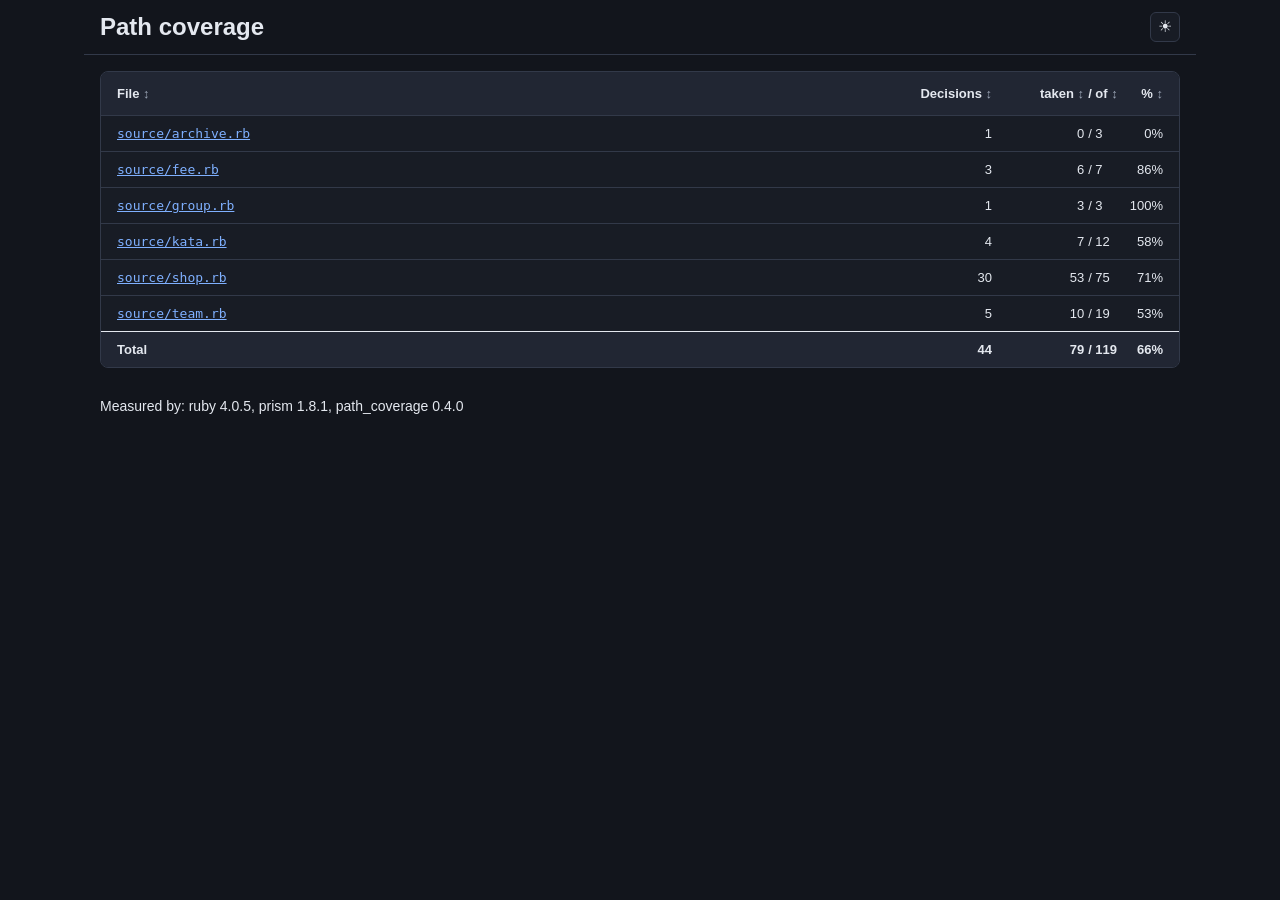
<file: samples/demo/index.html>
<!DOCTYPE html>
<html lang="en">
<head>
<meta charset="utf-8"/>
<meta name="viewport" content="width=device-width, initial-scale=1"/>
<title>Path coverage</title>
<style>
/*<![CDATA[*/
/* Blue (seen both ways) and orange (missing) stay distinct for
   red-green colour blindness; states also differ in form. */
:root {
  --bg: #FBFBFC;
  --surface: #FFFFFF;
  --panel: #F2F4F7;
  --fg: #1C2230;
  --muted: #5B6577;
  --rule: #D5DAE2;
  --ok: #1F5FBF;
  --ok-tint: #E6EEFA;
  --bad: #B54708;
  --on-status: #FFFFFF;
  --link: #1F5FBF;
  --font-body: "Helvetica Neue", Arial, sans-serif;
  --font-code: Menlo, Consolas, "DejaVu Sans Mono", monospace;
}
/* Dark, unless the page's html element names light, as the theme
   button does when pressed; so a page draws dark before any script
   runs. */
:root:not([data-theme="light"]) {
  --bg: #12151C; --surface: #181C25; --panel: #212633; --fg: #E4E8EF;
  --muted: #9AA4B5; --rule: #323949; --ok: #7FB0FF; --ok-tint: #1A2740;
  --bad: #F08A3C; --on-status: #12151C; --link: #7FB0FF;
  --syn-k: #C79BEA; --syn-s: #9CCB9E; --syn-c: #7F8A99;
  --syn-n: #E9A3C9; --syn-t: #AEB5F5; --syn-v: #7FCFC4; --syn-o: #E6D27A;
  color-scheme: dark;
}
/* Code's syntax colours, each muted so the orange, blue and green
   of coverage still stand out: keywords, strings, comments,
   numbers, constants, instance variables, and, in bold gold, the
   operators that decide a path, eg && and &. */
:root {
  --syn-k: #7E3BA0; --syn-s: #3B7550; --syn-c: #77808F;
  --syn-n: #9E4A78; --syn-t: #4B52A0; --syn-v: #2A7570; --syn-o: #7A6600;
}
/* The same colours in the code and in a decision's tree, its fold, and
   a card's rows, which quote the code. */
:is(.src, .fold, .statements .prow) .k { color: var(--syn-k); }
:is(.src, .fold, .statements .prow) .s { color: var(--syn-s); }
:is(.src, .fold, .statements .prow) .c { color: var(--syn-c); font-style: italic; }
:is(.src, .fold, .statements .prow) .n { color: var(--syn-n); }
:is(.src, .fold, .statements .prow) .t { color: var(--syn-t); }
:is(.src, .fold, .statements .prow) .v { color: var(--syn-v); }
:is(.src, .fold, .statements .prow) .o { color: var(--syn-o); font-weight: 700; }
/* Everything a decision's tree or a method's grid draws has this one
   tint, in either mode; status is only ever the orange or blue of
   an edge. A lit line, on a path being shown, is yellow. */
:root { --cond-tint: #E2F2D3; --lit: #FFE98A; }
:root:not([data-theme="light"]) { --cond-tint: #26361A; --lit: #5A4A12; }
/* --rail is the width of the column of trees and grids left of the
   code; dragging the divider changes it. */
body { --rail: 560px; }
body { margin: 0; background: var(--bg); color: var(--fg); font-family: var(--font-body); font-size: 14px; }
a { color: var(--link); }
.page {
  max-width: 1080px; margin: 0 auto; display: flex; flex-direction: column; gap: 16px;
  padding: 0 max(16px, env(safe-area-inset-right, 0px)) 64px max(16px, env(safe-area-inset-left, 0px));
}
/* A file's page is wider, to hold its rail beside its code. */
.page:has(.code) { max-width: 1800px; }
h1 { margin: 0; font-size: 24px; font-weight: 600; }
/* Every page's top line: the Path coverage title, a link back to
   the index on a file's page, then, on a file's page, its path. */
.top { display: flex; flex-wrap: wrap; align-items: center; gap: 8px 24px; }
.title { margin: 0; font-size: 24px; font-weight: 600; }
.title a { color: inherit; text-decoration: none; }
.title a:hover { text-decoration: underline; }
/* A file's path links back to its row on the index, which stops
   clear of the index's sticky header. */
h1.path a { color: inherit; text-decoration: none; }
h1.path a:hover { text-decoration: underline; }
table.files tr[id] { scroll-margin-top: 72px; }
.box { border: 1px solid var(--rule); border-radius: 8px; background: var(--surface); overflow-x: auto; }
table { width: 100%; border-collapse: collapse; font-size: 13px; font-variant-numeric: tabular-nums; }
th, td { padding: 10px 16px; text-align: left; }
th { background: var(--panel); }
td { border-top: 1px solid var(--rule); }
td:first-child { font-family: var(--font-code); }
/* The Total row frames the table's foot as the headings do its
   head, so it reads as a sum, not as one more file. */
tfoot td { background: var(--panel); font-weight: 600; border-top: 1px solid var(--fg); }
tfoot td:first-child { font-family: inherit; }
/* The index page's tabs, one per group of files; the selected
   one framed as the table's headings are. */
.tabs { display: flex; flex-wrap: wrap; gap: 4px; margin: 0 0 8px; }
.tabs [role="tab"] { font: inherit; font-size: 13px; padding: 6px 12px; border: 1px solid var(--rule); border-radius: 6px; background: var(--surface); color: var(--muted); cursor: pointer; }
.tabs [role="tab"][aria-selected="true"] { background: var(--panel); color: var(--fg); border-color: var(--fg); font-weight: 600; }
.tabs [role="tab"]:focus-visible { outline: 3px solid var(--link); outline-offset: 2px; }
.num, td:not(:first-child) { text-align: right; }
/* A total's taken, / of and % sit close, so a row still reads
   3 / 4 75%. The File column takes the table's spare width, so
   it never spreads them apart. These rules name the files table,
   so a path grid's taken cells are never matched. */
table.files tr > :first-child { width: 100%; }
table.files th, table.files td:not(:first-child) { white-space: nowrap; }
table.files .taken { text-align: right; padding-left: 32px; padding-right: 4px; }
table.files .of { text-align: left; padding-left: 0; padding-right: 6px; }
table.files .percent { text-align: right; padding-left: 6px; }
th button {
  font: 600 13px var(--font-body); color: var(--fg); background: none; border: 0;
  padding: 4px 0; cursor: pointer;
}
th button::after { content: " \2195"; color: var(--muted); }
th[aria-sort="ascending"] button::after { content: " \25B2"; color: var(--fg); }
th[aria-sort="descending"] button::after { content: " \25BC"; color: var(--fg); }
th button:focus-visible { outline: 3px solid var(--link); outline-offset: 2px; }

/* A file's page: plain source; on lines holding a condition the
   line numbers are one button. Every number has the same box, so
   digits stay aligned whether or not they are on a button. */
h1.path { font-family: var(--font-code); font-size: 18px; }
/* The top line, and on a file's page its path and decision lists,
   stick together as one header. */
.head {
  position: sticky; top: 0; z-index: 5;
  display: flex; flex-direction: column; gap: 10px;
  margin: 0 -16px; padding: 12px 16px; background: var(--bg);
  border-bottom: 1px solid var(--rule);
}
/* The theme button, small, at the title bar's right end, showing
   the theme it switches to: a moon for dark, a sun for light. */
.theme {
  margin-left: auto; width: 30px; height: 30px; padding: 0; font-size: 16px; line-height: 1;
  border: 1px solid var(--rule); border-radius: 6px; background: var(--surface);
  color: var(--fg); cursor: pointer;
}
.theme:hover { background: var(--panel); }
.theme:focus-visible { outline: 3px solid var(--link); outline-offset: 2px; }
.jumps { display: flex; flex-direction: column; gap: 8px; }
.jump-list { display: flex; gap: 6px; align-items: center; overflow-x: auto; white-space: nowrap; min-width: 0; }
.jump-label { width: 64px; flex-shrink: 0; font-size: 11px; color: var(--muted); text-transform: uppercase; letter-spacing: 0.06em; }
a.jump {
  font: 600 12px/22px var(--font-code); padding: 0 9px; border-radius: 999px;
  text-decoration: none; border: 1px solid; font-variant-numeric: tabular-nums;
}
/* A decision's jump wears the condition tint, edged in its status
   colour on the top and left only, as its line's button is. */
a.jump[data-status] { background: var(--cond-tint); border-right-color: transparent; border-bottom-color: transparent; }
a.jump[data-status="covered"] { color: var(--ok); border-top-color: var(--ok); border-left-color: var(--ok); }
a.jump[data-status="gaps"] { color: var(--bad); border-top-color: var(--bad); border-left-color: var(--bad); }
a.jump:focus-visible, .nav a:focus-visible { outline: 3px solid var(--link); outline-offset: 2px; }
/* The code sits right of the rail of cards. The rail's column is
   always there, --rail wide, and the divider in the gap after it
   drags to change that. */
.box:has(> .code) {
  position: relative; isolation: isolate; border: 0; background: none; border-radius: 0;
  display: grid; column-gap: 12px; grid-template-columns: var(--rail) minmax(0, 1fr);
}
.box > .rail { grid-column: 1; grid-row: 1; }
.box > .code { grid-column: 2; grid-row: 1; }
/* The source pane's border and background start after the rail,
   the gap and the nav column, so the arrows sit outside the pane
   yet scroll with their line. */
.box:has(> .code)::before {
  content: ""; position: absolute; inset: 0 0 0 calc(var(--rail) + 38px); z-index: -1;
  border: 1px solid var(--rule); border-radius: 8px;
  background: var(--surface); pointer-events: none;
}
/* The previous-gap arrow sits above the next, each half a line
   tall, keeping the gutter narrow. */
.nav { display: flex; flex-direction: column; justify-content: center; width: 26px; flex-shrink: 0; }
.nav a { width: 22px; text-align: center; line-height: 14px; font-size: 12px; color: var(--bad); text-decoration: none; }
/* A covered card's arrows, between the covered cards' lines, are
   blue, as their numbers are. */
.nav a[data-status="covered"] { color: var(--ok); }
.nav a:hover { color: var(--fg); }
.nav a[data-prev]::before { content: "\25B2"; }
.nav a[data-next]::before { content: "\25BC"; }
/* Every row is as wide as the longest line (or the pane, if
   wider), so a method's band, and a lit line, reach past the code
   when it scrolls sideways. */
.code {
  font-family: var(--font-code); font-size: 13px; line-height: 32px; padding: 10px 0;
  position: relative; isolation: isolate; min-width: 0; overflow-x: auto;
  display: grid; grid-template-columns: minmax(max-content, 1fr); align-content: start;
}
.line, .block { display: flex; align-items: flex-start; }
/* A loose decision's whole block, its lines' code included, opens its
   top card. */
.block { cursor: pointer; border-radius: 6px; }
.block:hover { filter: brightness(0.97); }
.line:has(.lineno) { cursor: default; }
.srcs { display: flex; flex-direction: column; }
.block .srcs { flex: 1; }
.src { white-space: pre; }
/* A lit line's background spans the code pane's full width. */
.line .src { flex: 1; }
/* Each line's code is as tall as its row, even an empty line's, so
   a method's stripe runs unbroken from row to row. */
.line > .src, .block > .srcs { align-self: stretch; }
.srcs > .src:last-child { flex-grow: 1; }
/* scroll-margin-top clears the sticky header when a link jumps to
   a line. */
.lineno {
  display: block; width: 52px; padding-right: 20px; text-align: right;
  color: var(--muted); font-variant-numeric: tabular-nums; flex-shrink: 0;
  scroll-margin-top: 190px;
}
/* A loose decision's button, its 9px right margin included, takes the
   72px a plain number takes, so its lines' code starts where every
   other line's does. Its 63px includes its borders, so at any zoom,
   where a border is rounded to whole screen pixels, its width
   holds. */
button.lnum {
  position: relative; display: flex; flex-direction: column; flex-shrink: 0;
  box-sizing: border-box; width: 63px;
  margin: 4px 9px 4px 0; padding: 0;
  border: 1px solid transparent; border-radius: 6px; cursor: pointer;
  font: 600 13px/24px var(--font-code); box-shadow: 0 1px 3px rgba(0, 0, 0, 0.22);
}
/* A loose decision's top card opens in the left rail: a closed button
   points left, where its card will open; an open one has no arrow,
   as a click leaves it open. */
button.lnum::before {
  content: "\25C2"; position: absolute; left: 7px; top: 4px;
  font-size: 11px; line-height: 24px;
}
button.lnum[aria-expanded="true"]::before { content: none; }
/* With a decision count the count and the triangle share the
   button's height, one 11px line each. */
button.lnum:has(.decision-count)::before { top: 12px; line-height: 11px; }
/* On a button over two or more lines the triangle sits at the
   very bottom. */
button.lnum:has(.lineno + .lineno)::before { top: auto; bottom: 2px; line-height: 11px; }
.decision-count {
  position: absolute; left: 7px; top: 1px;
  font-size: 9px; line-height: 11px; font-weight: 700;
}
button.lnum .lineno { width: 50px; padding-right: 11px; color: inherit; line-height: 32px; margin: -4px 0; }
/* A decision's button wears the condition tint, edged in its
   status colour on the top and left only. */
button.lnum[data-status] { box-shadow: none; background: var(--cond-tint); border-right-color: transparent; border-bottom-color: transparent; }
button.lnum[data-status="covered"] { color: var(--ok); border-top-color: var(--ok); border-left-color: var(--ok); }
button.lnum[data-status="gaps"] { color: var(--bad); border-top-color: var(--bad); border-left-color: var(--bad); }
button.lnum:hover { filter: brightness(1.1); }
button.lnum:focus-visible { outline: 3px solid var(--link); outline-offset: 1px; }
/* An open loose decision has its button's status edges, top and left,
   doubled to 2px. A jump to it opens its card, so its button has
   no outline of the jump to it. */
button.lnum[aria-expanded="true"][data-status="gaps"] { box-shadow: inset 1px 1px 0 var(--bad); }
button.lnum[aria-expanded="true"][data-status="covered"] { box-shadow: inset 1px 1px 0 var(--ok); }
button.lnum:has(.lineno:target) { outline: none; }
/* While a card is open, no button keeps a focus outline. */
body[data-open] button.lnum:focus-visible { outline: none; }
.rail { position: relative; min-width: 0; }
/* Each row lays its branch and label out at their own width, the
   label pushing its cells to the row's right edge, so a decision's
   cells line up in columns however long or deep its labels. */
.row { display: flex; align-items: center; gap: 8px; }
.row > :is(.text, .arm, .operator) { margin-right: auto; padding-right: 8px; }
/* An explicit width, not just a flex basis, so a row's natural
   width counts each cell as 26px, not as its one letter. */
.row > :is(.cell, .count) { flex: none; width: 26px; }
/* A thin rule under each decision's counts row, across the tree's
   full width through its 16px side padding. */
.decision > .row:first-child {
  border-bottom: 1px solid var(--rule); margin: 0 -16px 6px; padding: 0 16px 4px;
}
.operator { font-weight: 600; }
.row .arm { white-space: pre; font-weight: 600; }
.branch { white-space: pre; color: var(--muted); margin-right: -16px; }
/* A leaf's text is never wider than 48ch, nor than its row has
   room for: the rest of a long one scrolls within it, so its
   cells stay in their columns at the row's right edge. */
.row .text {
  white-space: pre; min-width: 0; max-width: 48ch;
  overflow-x: auto; scrollbar-width: thin;
}
/* A branch's cell, of the kind its data-bx names, drawn a whole
   row tall so branches join from row to row: v a vertical line,
   t a vertical with a stub right, l the top half of a vertical
   with a stub right, h a horizontal, s nothing. */
.bx { display: inline-block; width: 1ch; height: 30px; vertical-align: top; --stroke: linear-gradient(currentColor, currentColor); }
.bx[data-bx="v"] { background: var(--stroke) 50% 0 / 1px 100% no-repeat; }
.bx[data-bx="t"] { background: var(--stroke) 50% 0 / 1px 100% no-repeat, var(--stroke) 100% 50% / 50% 1px no-repeat; }
.bx[data-bx="l"] { background: var(--stroke) 50% 0 / 1px 50% no-repeat, var(--stroke) 100% 50% / 50% 1px no-repeat; }
.bx[data-bx="h"] { background: var(--stroke) 0 50% / 100% 1px no-repeat; }
/* Each path heads its column with a snake, a vertical ~ standing
   for the path below it, then 0, orange, for a path never taken,
   or *, blue, for one taken, its count on hover; a leaf's T or F
   on that path sits in a chip, as in a path grid, and a blank
   means the path never reached it. */
.row .count { text-align: center; font-variant-numeric: tabular-nums; color: var(--ok); font-weight: 600; }
.row .count::before { content: "\2240"; }
.row .count.never { color: var(--bad); }
.row .cell { text-align: center; }
.row .cell:is(:not(:empty), [data-mark]) {
  align-self: center; line-height: 22px; border-radius: 3px;
  background: var(--surface); color: var(--fg); font: 600 12px var(--font-code);
}
/* A cell's mark, drawn in place of a letter: a tick for a path
   that took a ?:'s arm, a return arrow for one that left the
   method at a return or a raise, a disc for a &. receiver not
   nil, an empty set for one nil. */
.row .cell[data-mark="taken"]::before { content: "\2713"; }
.row .cell[data-mark="leaves"]::before { content: "\21A9"; }
.row .cell[data-mark="present"]::before { content: "\25CF"; }
.row .cell[data-mark="absent"]::before { content: "\2205"; }
/* Hovering a cell with hover text, eg a path's count or a &.
   receiver's mark, shows that text in a chip above it. */
.row [data-hover] { position: relative; cursor: default; }
.row [data-hover]:hover::after {
  content: attr(data-hover); position: absolute; bottom: 100%; left: 50%;
  transform: translateX(-50%); z-index: 4; padding: 0 7px; border-radius: 4px;
  white-space: nowrap; font: 700 11px/20px var(--font-body); background: var(--fg); color: var(--bg);
}

/* The divider: the gap between the rail and the code, a line down
   its middle that darkens as it is hovered or dragged. */
.divider {
  position: absolute; top: 0; bottom: 0; left: var(--rail); width: 12px;
  cursor: col-resize; z-index: 4; touch-action: none;
}
.divider::after {
  content: ""; position: absolute; top: 0; bottom: 0; left: 5px; width: 2px;
  background: var(--rule);
}
.divider:hover::after, .divider.dragging::after { background: var(--link); }
body.dragging { cursor: col-resize; user-select: none; }

/* Within each method, each line of a method has a stripe in the
   method's status colour, just left of its def's d, from its def
   line to its last; its def line also has a band of the one tint,
   from its def to the end of its text. Both are backgrounds of the
   lines' code, placed in characters (side.js gives each line its
   def's column), so the code's own layout keeps them aligned. Open,
   a method's stripe thickens. */
/* Within each method, a method's body is folded under its def line
   until its def's number opens it, so the page starts as a list of
   def lines. */
.method-folded { display: none; }
/* The open method's def line, shifted down by side.js to stay just
   below the sticky header, covers the body lines passing under it. */
.def-stuck {
  position: relative; z-index: 3; background: var(--surface);
  box-shadow: 0 2px 6px rgba(0, 0, 0, 0.25);
}
.src.in-method {
  --method-colour: var(--bad); --stripe: 2px;
  --at: calc(var(--def-col) * 1ch - 4px);
  background-image: linear-gradient(var(--method-colour), var(--method-colour));
  background-size: var(--stripe) 100%;
  background-position: var(--at) 0;
  background-repeat: no-repeat;
}
.src.in-method[data-method-status="covered"] { --method-colour: var(--ok); }
.src.in-method.method-open { --stripe: 3px; }
/* A def line's band stops 1px short of its line's bottom, so the
   bands of def lines one after another, eg one-line methods, stay
   apart. Its stripe runs the full height, on into its body, but on
   its method's last line, where it too stops 1px short, so the
   stripes of methods one after another stay apart as well. */
.src.def-line {
  --band: calc((var(--def-end) - var(--def-col)) * 1ch + 8px) calc(100% - 1px);
  background-image:
    linear-gradient(var(--method-colour), var(--method-colour)),
    linear-gradient(var(--cond-tint), var(--cond-tint));
  background-size: var(--stripe) 100%, var(--band);
  background-position: var(--at) 0, var(--at) 0;
}
.src.in-method.method-end { background-size: var(--stripe) calc(100% - 1px); }
.src.def-line.method-end { background-size: var(--stripe) calc(100% - 1px), var(--band); }
/* A card floats in the rail, level with its first line (its top
   set by side.js), framed by a border, rounded corners and a
   shadow, its rows 16px in from its sides. */
.rail .pathgrid {
  position: absolute; left: 0; right: 0; z-index: 2; overflow-x: auto; overflow-y: hidden;
  background: var(--cond-tint); font: 600 12px var(--font-code);
  border: 1px solid var(--rule); border-radius: 8px; box-shadow: 0 4px 14px rgba(0, 0, 0, 0.25);
}
.prow { position: absolute; left: 16px; display: flex; gap: 2px; white-space: nowrap; }
/* A statement card's rows flow down it, 10px above the first and
   below the last, so a fold open under a row pushes the rows after
   it down. */
.statements { padding: 10px 0; }
.statements .prow { position: static; padding: 0 16px; margin-bottom: 2px; }
/* A decision's fold draws the decision's tree in the code's font, its
   rows as tall as the card's. Open, it takes its row's
   place right of the row's arrow and line:col, 88px in (the card's
   16px padding, the arrow's 16px, the label's 52px and two 2px
   gaps): its first row, the decision's operator and its count on each
   path, stands where the row's top and counts were, which hide,
   and its other rows are indented as far, so they stay aligned
   with the operator. The rows it reveals, below its first row
   (24px and 2px padding), are tinted a shade off the card,
   toward the text colour, so in either theme they stand out as
   opened, with no rule needed above or below them. Lying over
   its row, it takes no click itself, so one on the row's arrow
   or line:col beneath reaches the row and folds it back; its
   tree's rows take theirs. */
.fold {
  position: relative; margin: -26px 0 6px; padding: 0 16px 4px 88px;
  font: 400 13px var(--font-code); line-height: 24px; color: var(--fg);
  pointer-events: none;
  background: linear-gradient(transparent 26px,
    color-mix(in srgb, var(--cond-tint), var(--fg) 6%) 26px);
}
.fold:last-child { margin-bottom: 0; }
.fold .decision { pointer-events: auto; }
.fold .bx { height: 24px; }
.fold .decision > .row:first-child {
  border-bottom: 0; margin: 0 0 4px; padding: 0 0 2px; cursor: pointer;
}
.statements .prow.decision:has(> .fold-arrow[aria-expanded="true"]) > .pcell { visibility: hidden; }
/* A decision row's arrow, left of its line:col, points down while its
   fold is shut and up while it is open; every other row's label
   is indented by the arrow's width and the gap after it, so the
   labels line up. */
.fold-arrow {
  flex: none; width: 16px; padding: 0; border: none; background: none;
  font: inherit; font-size: 10px; line-height: 24px; color: var(--muted); cursor: pointer;
}
.fold-arrow::before { content: "\25BC"; }
.fold-arrow[aria-expanded="true"]::before { content: "\25B2"; }
.prow.decision:hover .fold-arrow, .fold-arrow[aria-expanded="true"] { color: var(--link); }
.fold-arrow:focus-visible { outline: 3px solid var(--link); outline-offset: 2px; }
.statements .prow > .plabel:first-child { margin-left: 18px; }
/* A grid's line labels sit at its left padding, as a tree's labels
   do, their fixed width keeping the cells in columns. */
.plabel { width: 48px; flex-shrink: 0; text-align: left; padding-right: 8px; color: var(--muted); line-height: 24px; }
.pcell { width: 24px; flex-shrink: 0; text-align: center; line-height: 24px; border-radius: 3px; }
/* A statement card's cells hold words, eg return, not T or F. Its
   line:col labels are narrow, so each row's top follows close
   after, left aligned, its paths and taken at the card's right
   edge; the title row's name is as wide as it needs. */
.statements .pcell { width: 72px; cursor: default; }
.statements .plabel { width: 44px; padding-right: 8px; overflow: visible; }
.statements .prow.calls .plabel { width: auto; }
.statements .plabel + .pcell { flex: 1; min-width: 56px; text-align: left; }
.statements .prow.decision, .statements .prow.decision .pcell { cursor: pointer; }
.statements .prow.decision:hover .pcell:not(.not-taken):not(.was-taken), .statements .prow.decision:hover .plabel { color: var(--link); }
.statements .prow.columns .plabel, .statements .prow.columns .pcell { color: var(--muted); }
/* A card's paths not taken are orange and those taken blue, as a
   status always is; its column titles are too, as their key. None
   not taken, 0, is no gap, so is blue. */
.statements .pcell.not-taken { color: var(--bad); }
.statements .pcell.was-taken,
.statements .pcell.not-taken.none { color: var(--ok); }
.prow.calls .plabel { color: var(--fg); }
/* How many times a card's method was called, after its name; a gap,
   never called, coloured as one. */
.call-count { margin-left: 6px; color: var(--muted); font-weight: 400; }
.call-count.never { color: var(--bad); font-weight: 600; }
/* Hovering a card's row lights its line in the code; hovering a
   fold's row marks the characters of its operand. */
.src.lit { background: var(--cond-tint); }
mark.chars { background: var(--lit); color: inherit; border-radius: 3px; box-shadow: 0 0 0 2px var(--lit); }
/* The fold row of the code under the pointer, lit as marked code is. */
.fold .row.hovered, .statements .prow.hovered {
  background: var(--lit); border-radius: 3px;
}
.fold .row[data-at] { cursor: default; }
.fold .row[data-at]:hover { background: rgba(255, 255, 255, 0.08); }

/* A row of jumps with none keeps its height, though hidden, so the
   sticky header, and the code below it, never move. */
.jump-list[data-empty] { visibility: hidden; }
/* The number of each method's def line wears a loose decision's
   button's look: the one tint, edged on the top and left in its
   status colour, orange for gaps and blue for covered, with an
   arrow pointing left while its card is closed, and none while it
   is open. Its 63px and its 9px right margin take the 72px a plain
   number takes, as a loose decision's button does, so its line's code
   starts where every other line's does and its digits end where
   theirs do. */
.lineno.mdef {
  position: relative; box-sizing: border-box; width: 63px; padding-right: 11px;
  margin: 4px 9px 4px 0; line-height: 24px; cursor: pointer;
  font: 600 13px/24px var(--font-code); border: 1px solid transparent;
  border-radius: 6px; background: var(--cond-tint);
  --mdef-status: var(--bad); color: var(--mdef-status);
  border-top-color: var(--mdef-status); border-left-color: var(--mdef-status);
}
.lineno.mdef[data-status="covered"] { --mdef-status: var(--ok); }
.lineno.mdef::before {
  content: "\25C2"; position: absolute; left: 7px; top: 0; font-size: 11px;
}
.lineno.mdef[aria-expanded="true"]::before { content: none; }
.lineno.mdef[aria-expanded="true"] { box-shadow: inset 1px 1px 0 var(--mdef-status); }
.lineno.mdef:hover { filter: brightness(1.1); }
/* A line's gap arrows sit in the middle of its row, level with its
   number, however tall its row is. */
.nav { align-self: stretch; }

/*]]>*/
</style>
</head>
<body>
<main class="page"></main>
<script>
//<![CDATA[
window.pathCoverage = {"schema":1,"page":"index","tables":[{"name":"All files","rows":[{"path":"source/archive.rb","decisions":1,"combined":[0,3],"percent":0},{"path":"source/fee.rb","decisions":3,"combined":[6,7],"percent":86},{"path":"source/group.rb","decisions":1,"combined":[3,3],"percent":100},{"path":"source/kata.rb","decisions":4,"combined":[7,12],"percent":58},{"path":"source/shop.rb","decisions":30,"combined":[53,75],"percent":71},{"path":"source/team.rb","decisions":5,"combined":[10,19],"percent":53}],"total":{"decisions":44,"combined":[79,119],"percent":66}}],"ignored":[],"measured_by":{"ruby":"4.0.5","prism":"1.8.1","path_coverage":"0.4.0"}};
// Draws a path coverage page from its data, window.pathCoverage, as
// schema.json has it, into the page's <main>. It runs before the
// page's other scripts, which then find the page as they would had
// it been written whole. report.js computes; this only draws.
(function () {
  'use strict';

  var SCHEMA = 1;
  var data = window.pathCoverage;
  if (!data || data.schema !== SCHEMA) {
    throw new Error('path coverage: page data of schema ' +
      (data && data.schema) + ', but render.js draws schema ' + SCHEMA);
  }

  // text, escaped for HTML.
  function esc(text) {
    return String(text)
      .replace(/&/g, '&amp;').replace(/</g, '&lt;').replace(/>/g, '&gt;')
      .replace(/"/g, '&quot;').replace(/'/g, '&#39;');
  }

  // code, {text, tokens}, escaped, each token's range, its columns
  // counting characters, in a span of its class.
  function painted(code) {
    var chars = Array.from(code.text);
    var at = 0;
    var out = '';
    code.tokens.forEach(function (token) {
      out += esc(chars.slice(at, token[0]).join('')) +
        '<span class="' + token[2] + '">' +
        esc(chars.slice(token[0], token[1]).join('')) + '</span>';
      at = token[1];
    });
    return out + esc(chars.slice(at).join(''));
  }

  // ---------------------------------------------------------------
  // The index page.

  // A table cell, sorted by sort, showing content, with title as its
  // hover and css as its class, each when given.
  function td(sort, content, title, css) {
    var klass = css ? ' class="' + css + '"' : '';
    var hover = title ? ' title="' + title + '"' : '';
    return '<td' + klass + ' data-sort="' + esc(sort) + '"' + hover + '>' +
      content + '</td>';
  }

  // Why a total of no paths shows no percent.
  var NONE = 'no method with two or more decisions';

  // The cells after a row's file: its decisions, then its paths combined
  // taken, / of and percent.
  function counts(row) {
    var taken = row.combined[0];
    var possible = row.combined[1];
    var percent = row.percent === null
      ? td('', '-', NONE, 'percent')
      : td(row.percent, row.percent + '%', null, 'percent');
    return td(row.decisions, row.decisions) +
      td(taken, taken, null, 'taken') +
      td(possible, '/ ' + possible, null, 'of') + percent;
  }

  // The heading row of a files table, every column sortable.
  function headRow() {
    var heading = function (attrs, column, type, label) {
      return '<th' + attrs + ' aria-sort="none"><button type="button"' +
        ' data-column="' + column + '" data-type="' + type + '">' +
        label + '</button></th>';
    };
    var parts = [['taken', 'taken'], ['of', '/ of'], ['percent', '%']];
    var cells = [heading('', 0, 'text', 'File'),
      heading(' class="num"', 1, 'number', 'Decisions')].concat(
      parts.map(function (part, i) {
        return heading(' class="' + part[0] + '"', 2 + i, 'number', part[1]);
      }));
    return '<tr>\n' + cells.join('\n') + '\n</tr>';
  }

  // The index-th tab's table; any but the first hidden, only the
  // first giving its rows ids, as the others repeat its rows.
  function table(index, shown) {
    var anchored = index === 0;
    var body = shown.rows.map(function (row) {
      var path = esc(row.path);
      var link = '<a href="files/' + path + '.html">' + path + '</a>';
      var id = anchored ? ' id="row-' + path + '"' : '';
      return '<tr' + id + '>' + td(row.path, link) + counts(row) + '</tr>';
    }).join('\n');
    var hidden = anchored ? '' : ' hidden="hidden"';
    return [
      '<table class="files" id="files-' + index + '" role="tabpanel"' +
        hidden + '>',
      '<thead>\n' + headRow() + '\n</thead>',
      '<tbody>\n' + body + '\n</tbody>',
      '<tfoot>\n<tr>' + td('Total', 'Total') + counts(shown.total) +
        '</tr>\n</tfoot>',
      '</table>'
    ].join('\n');
  }

  // The tab bar, a tab per table, the first selected; none for one
  // table.
  function tabs(tables) {
    if (tables.length < 2) { return ''; }
    var buttons = tables.map(function (shown, i) {
      return '<button type="button" role="tab" aria-selected="' +
        (i === 0) + '" aria-controls="files-' + i + '">' +
        esc(shown.name) + '</button>';
    });
    return '<nav class="tabs" role="tablist" aria-label="Groups">' +
      buttons.join('') + '</nav>';
  }

  // The paragraph naming the operators ignored; none when none are.
  function ignored(names) {
    if (names.length === 0) { return ''; }
    return '<p class="ignored" data-ignored="">' +
      esc('Ignored: ' + names.join(', ')) + '</p>';
  }

  // The paragraph naming each tool that measured the run and its
  // version, eg ruby 4.0.5; none for a run that names none.
  function measuredBy(tools) {
    var names = Object.keys(tools || {});
    if (names.length === 0) { return ''; }
    var each = names.map(function (name) {
      return name + ' ' + tools[name];
    });
    return '<p class="measured-by" data-measured-by="">' +
      esc('Measured by: ' + each.join(', ')) + '</p>';
  }

  // The index page's <main>.
  function indexPage(page) {
    var tables = page.tables.map(function (shown, i) {
      return table(i, shown);
    }).join('\n');
    return '\n<header class="head" data-head="">\n' +
      '<div class="top"><h1 class="title">Path coverage</h1>' +
      '<button type="button" class="theme" aria-label="Light or dark">' +
      '</button></div>\n</header>\n' + tabs(page.tables) +
      '\n<div class="box">\n' + tables + '\n</div>' +
      ignored(page.ignored) + measuredBy(page.measured_by) + '\n';
  }

  // ---------------------------------------------------------------
  // A file page's cards' folds.

  // The cell drawing a branch, one kind per letter.
  function branchCell(branch) {
    var cells = Array.from(branch).map(function (kind) {
      return '<span class="bx" data-bx="' + kind + '"></span>';
    });
    return '<span class="branch" data-branch="" aria-hidden="true">' +
      cells.join('') + '</span>';
  }

  // Example: 1284 gives 1,284 times.
  function times(count) {
    var digits = String(count).replace(/\B(?=(\d{3})+(?!\d))/g, ',');
    return digits + (count === 1 ? ' time' : ' times');
  }

  // A decision row's count cells, 0 for a path never taken, else *.
  function countCells(counts) {
    return counts.map(function (count) {
      var never = count === 0;
      return '<span class="' + (never ? 'count never' : 'count') +
        '" data-count="" data-hover="' + times(count) + '">' +
        (never ? '0' : '*') + '</span>';
    }).join('');
  }

  // A fold row's cells, each [text, mark, hover].
  function valueCells(cells) {
    return cells.map(function (cell) {
      var attrs = 'class="cell" data-cell=""';
      if (cell[1] !== null) { attrs += ' data-mark="' + esc(cell[1]) + '"'; }
      if (cell[2] !== null) { attrs += ' data-hover="' + esc(cell[2]) + '"'; }
      return '<span ' + attrs + '>' + esc(cell[0]) + '</span>';
    }).join('');
  }

  // The attribute marking each kind of fold row, and the class and
  // attribute of its label's span.
  var KINDS = {
    decision: ['', 'operator" data-operator="'],
    subtree: [' data-subtree=""', 'operator" data-operator="'],
    operand: [' data-operand=""', 'text" data-text="'],
    arm: [' data-arm=""', 'arm" data-label="'],
    leaves: [' data-leaves=""', 'arm" data-label="']
  };

  // The attribute name="line,column,line,column" of at; none for null.
  function atAttr(at, name) {
    return at ? ' ' + name + '="' + at.join(',') + '"' : '';
  }

  // One fold row.
  function foldRow(row) {
    var kind = KINDS[row.kind];
    var lead = row.branch === '' ? '' : branchCell(row.branch);
    var cells = row.counts ? countCells(row.counts) : valueCells(row.cells);
    var attrs = kind[0] + atAttr(row.at, 'data-at') +
      atAttr(row.else, 'data-else');
    return '<div class="row"' + attrs + '>' + lead + '<span class="' +
      kind[1] + '">' + painted(row.label) + '</span>' + cells + '</div>';
  }

  // ---------------------------------------------------------------
  // A file page's cards.

  // The class each of a card row's cells adds after pcell.
  var CELLS = ['', ' not-taken', ' was-taken'];

  // A card row: attrs, lead, its label, then a span per cell.
  function cardRow(attrs, label, cells, lead) {
    var spans = cells.map(function (cell, i) {
      var none = CELLS[i] === ' not-taken' && cell === '0' ? ' none' : '';
      return '<span class="pcell' + CELLS[i] + none + '">' + cell + '</span>';
    });
    return '<div ' + attrs + '>' + (lead || '') +
      '<span class="plabel">' + label + '</span>' + spans.join('') + '</div>';
  }

  // How many times a method was called, after its name; none when not
  // known.
  function callCount(calls) {
    if (calls === null) { return ''; }
    var css = calls === 0 ? 'call-count never' : 'call-count';
    return '<span class="' + css + '">&times;' + calls + '</span>';
  }

  // One row of a card, then its fold, if it has one.
  function statementRow(row) {
    var count = row.taken;
    var counts = count === null ? ['?', '?'] :
      [String(row.paths - count), String(count)];
    var cells = [painted(row.top)].concat(counts);
    var css = row.decision ? 'prow decision' : 'prow';
    var attrs = 'class="' + css + '" data-line="' +
      parseInt(row.at.match(/\d+/)[0], 10) + '"';
    var fold = row.fold ? row.fold.map(foldRow).join('') : null;
    var lead = fold === null ? '' :
      '<button type="button" class="fold-arrow" aria-expanded="false"' +
      ' aria-label="Paths of ' + row.at + '"></button>';
    var folded = fold === null ? '' :
      '<div class="fold" data-decision="' + row.decision + '" hidden="hidden">' +
      '<div class="decision" data-decision="">' + fold + '</div></div>';
    return cardRow(attrs, row.at, cells, lead) + folded;
  }

  // A card's HTML: its title row, its columns row, then its rows.
  function cardHtml(card) {
    var title = card.title;
    var label = esc(title.name) + callCount(title.calls);
    var head = cardRow('class="prow calls" data-line="' + card.first + '"',
      label, ['*' + title.ways, String(title.notTaken), String(title.taken)]) +
      cardRow('class="prow columns"', 'line:col',
        ['', 'not taken', 'taken']);
    var grid = card.top ? 'pathgrid statements top-level' : 'pathgrid statements';
    var attrs = 'id="paths-' + card.first + '" data-first="' + card.first +
      '" data-col="' + card.column + '" data-last="' + card.last +
      '" data-status="' + card.status + '" hidden="hidden"';
    return '<div class="' + grid + '" ' + attrs + '>' + head +
      card.rows.map(statementRow).join('') + '</div>';
  }

  // ---------------------------------------------------------------
  // A file page's listing and nav.

  // The first lines of the cards of status, in line order.
  function firsts(cards, status) {
    return cards.filter(function (card) { return card.status === status; })
      .map(function (card) { return card.first; })
      .sort(function (a, b) { return a - b; });
  }

  // Each status's arrows, gaps first, and how a label names it.
  var STATUSES = [['gaps', 'with gaps'], ['covered', 'covered']];

  // The header's row of jumps, to each card with gaps.
  function jumps(cards) {
    var links = firsts(cards, 'gaps').map(function (first) {
      return '<a class="jump" data-status="gaps" href="#L' + first + '">' +
        first + '</a>';
    });
    var empty = links.length === 0 ? ' data-empty=""' : '';
    return '<nav class="jumps" aria-label="Cards"><div class="jump-list"' +
      empty + '><span class="jump-label">Gaps</span>' + links.join('') +
      '</div></nav>';
  }

  // The gutter of a row of numbers: by each card's first line, an
  // arrow to the card of its status before it, and one after.
  function navCell(numbers, cards) {
    var links = [];
    STATUSES.forEach(function (named) {
      var status = named[0];
      var lines = firsts(cards, status);
      lines.filter(function (first) { return numbers.indexOf(first) >= 0; })
        .forEach(function (first) {
          var i = lines.indexOf(first);
          var arrow = function (way, word, line) {
            return '<a data-' + way + '="" data-status="' + status +
              '" href="#L' + line + '" aria-label="' + word + ' card ' +
              named[1] + ', line ' + line + '"></a>';
          };
          links.push(arrow('prev', 'Previous',
            lines[(i - 1 + lines.length) % lines.length]));
          links.push(arrow('next', 'Next', lines[(i + 1) % lines.length]));
        });
    });
    return '<span class="nav" data-nav="">' + links.join('') + '</span>';
  }

  // True when card holds line.
  function holds(card, line) { return card.first <= line && line <= card.last; }

  // The attributes of a line's code: in a method, its innermost one's
  // status and def's column, marked as its def line or last line.
  function srcAttributes(methods, number, text) {
    var holders = methods.filter(function (card) { return holds(card, number); });
    if (holders.length === 0) { return 'class="src"'; }
    var inner = holders.reduce(function (best, card) {
      return card.first > best.first ? card : best;
    });
    var css = ['src', 'in-method'];
    if (methods.some(function (card) { return card.first === number; })) {
      css.push('def-line');
    }
    if (methods.some(function (card) { return card.last === number; })) {
      css.push('method-end');
    }
    var style = '--def-col: ' + inner.column;
    if (inner.first === number) {
      style += '; --def-end: ' + Array.from(text).length;
    }
    return 'class="' + css.join(' ') + '" data-method-status="' +
      inner.status + '" style="' + style + '"';
  }

  // One line's number, a def's marked to open its method's card.
  function lineNumber(number, methods) {
    var card = methods.filter(function (each) { return each.first === number; })[0];
    var css = card
      ? 'class="lineno mdef" data-status="' + card.status + '" aria-expanded="false"'
      : 'class="lineno"';
    return '<span ' + css + ' id="L' + number + '" data-line="' + number +
      '">' + number + '</span>';
  }

  // One line's code, coloured.
  function code(line, number, methods) {
    return '<span ' + srcAttributes(methods, number, line.text) +
      ' data-src="">' + painted(line) + '</span>';
  }

  // The source listing: a row per line, but one row over all the
  // lines of a decision outside every method.
  function listing(lines, cards) {
    var methods = cards.filter(function (card) { return !card.top; });
    var tops = {};
    cards.forEach(function (card) { if (card.top) { tops[card.first] = card; } });
    var loose = function (line) {
      return !methods.some(function (card) { return holds(card, line); });
    };
    var rows = [];
    lines.forEach(function (line, index) {
      var number = index + 1;
      var span = line.span;
      var key = span && loose(span[0]) ? 'span ' + span[0] + '-' + span[1] : number;
      var last = rows[rows.length - 1];
      if (last && last.key === key) {
        last.numbers.push(number);
      } else {
        rows.push({ key: key, span: typeof key === 'string', numbers: [number] });
      }
    });
    var body = rows.map(function (row) {
      if (!row.span) {
        var number = row.numbers[0];
        var line = lines[number - 1];
        var folded = methods.some(function (card) {
          return card.first + 1 <= number && number <= card.last;
        });
        return '<div class="' + (folded ? 'line method-folded' : 'line') + '">' +
          navCell([number], cards) + lineNumber(number, methods) +
          code(line, number, methods) + '</div>';
      }
      var first = row.numbers[0];
      var top = tops[first];
      var decisions = top ? top.decisions : 0;
      var count = decisions < 2 ? '' :
        '<span class="decision-count" data-decision-count="">' + decisions + '</span>';
      var spans = row.numbers.map(function (n) { return lineNumber(n, []); }).join('');
      var status = top ? top.status : (lines[first - 1].status || '');
      var button = '<button type="button" class="lnum loose" data-status="' +
        status + '" aria-expanded="false" aria-controls="paths-' + first +
        '">' + count + spans + '</button>';
      var srcs = row.numbers.map(function (n) {
        return code(lines[n - 1], n, []);
      }).join('');
      return '<div class="block">' + navCell(row.numbers, cards) + button +
        '<div class="srcs">' + srcs + '</div></div>';
    });
    return '<div class="code">\n' + body.join('\n') + '\n</div>';
  }

  // A file page's <main>.
  function filePage(page) {
    var path = esc(page.path);
    var index = '../'.repeat(page.path.split('/').length) + 'index.html';
    var rail = page.cards.map(cardHtml).join('\n');
    return '\n<header class="head" data-head="">\n' +
      '<div class="top"><p class="title"><a data-index="" href="' + index +
      '">Path coverage</a></p><h1 class="path"><a data-row="" href="' +
      index + '#row-' + path + '">' + path + '</a></h1>' +
      '<button type="button" class="theme" aria-label="Light or dark">' +
      '</button></div>\n' + jumps(page.cards) + '\n</header>\n' +
      '<div class="box">\n<div class="rail">\n' + rail + '\n</div>\n' +
      listing(page.lines, page.cards) + '\n' +
      '<div class="divider" role="separator" aria-orientation="vertical"' +
      ' title="Drag to share the width between paths and code"></div>\n' +
      '</div>\n';
  }

  var main = document.querySelector('main.page');
  if (data.page === 'index') {
    document.title = 'Path coverage';
    main.innerHTML = indexPage(data);
  } else {
    document.title = data.path + ' · Path coverage';
    main.innerHTML = filePage(data);
  }
}());
// Sorts a files table by the clicked column's data-sort values;
// a second click on the same column reverses the order. A cell
// with an empty data-sort, one with no value such as a -, stays
// last in both orders, so either end of the values can be first.
// Each table, one per tab, sorts on its own.
(function () {
  document.querySelectorAll('table.files').forEach(function (table) {
    var body = table.tBodies[0];
    var state = { column: -1, ascending: true };

    table.querySelectorAll('thead button').forEach(function (button) {
      button.addEventListener('click', function () {
        var column = Number(button.dataset.column);
        var numeric = button.dataset.type === 'number';
        state.ascending = state.column === column ? !state.ascending : true;
        state.column = column;
        var rows = Array.from(body.rows);
        rows.sort(function (a, b) {
          var x = a.cells[column].dataset.sort;
          var y = b.cells[column].dataset.sort;
          if (x === '' || y === '') { return (x === '') - (y === ''); }
          var order = numeric ? Number(x) - Number(y) : x.localeCompare(y);
          return state.ascending ? order : -order;
        });
        rows.forEach(function (row) { body.appendChild(row); });
        var sort = state.ascending ? 'ascending' : 'descending';
        table.querySelectorAll('thead button').forEach(function (other) {
          var mine = Number(other.dataset.column) === column;
          other.parentNode.setAttribute('aria-sort', mine ? sort : 'none');
        });
      });
    });
  });
})();
// Switches the index page's tabs: a click on a tab selects it and
// shows the table it controls, hiding every other tab's table.
(function () {
  var tabs = Array.from(document.querySelectorAll('[role="tab"]'));
  tabs.forEach(function (tab) {
    tab.addEventListener('click', function () {
      tabs.forEach(function (other) {
        var selected = other === tab;
        other.setAttribute('aria-selected', selected ? 'true' : 'false');
        var table = document.getElementById(other.getAttribute('aria-controls'));
        table.hidden = !selected;
      });
    });
  });
})();
// The report's settings, eg its theme. Each is carried by
// every link to another page of the report, as ?name=, since some
// browsers keep nothing shared between a report's local files, and
// is also kept in the browser where it can be, for a page opened
// afresh.
window.pathCoverageSettings = (function () {
  // The value of setting name the link that opened this page
  // carried, else the one last kept, when it is one of allowed;
  // else null.
  function given(name, allowed) {
    var match = new RegExp('[?&]' + name + '=([a-z]+)').exec(window.location.search);
    if (match && allowed.indexOf(match[1]) >= 0) { return match[1]; }
    try {
      var kept = window.localStorage.getItem('path_coverage.' + name);
      return allowed.indexOf(kept) >= 0 ? kept : null;
    } catch (e) { return null; }
  }

  // Keeps value as setting name's, where the browser allows it.
  function keep(name, value) {
    try { window.localStorage.setItem('path_coverage.' + name, value); } catch (e) { /* carried by links only */ }
  }

  // href, a link to another page of the report, with its ?name=
  // set to value, before any #fragment, its other ?settings kept.
  function carrying(href, name, value) {
    var hash = href.indexOf('#');
    var fragment = hash < 0 ? '' : href.slice(hash);
    var rest = hash < 0 ? href : href.slice(0, hash);
    var query = rest.indexOf('?');
    var page = query < 0 ? rest : rest.slice(0, query);
    var settings = query < 0 ? [] : rest.slice(query + 1).split('&').filter(function (pair) {
      return pair && pair.split('=')[0] !== name;
    });
    settings.push(name + '=' + value);
    return page + '?' + settings.join('&') + fragment;
  }

  // Makes every link to another of the report's pages carry value
  // as setting name's.
  function carry(name, value) {
    document.querySelectorAll('a[href]').forEach(function (link) {
      var href = link.getAttribute('href');
      if (/^[a-z]+:|^#/.test(href) || !/\.html(\?|#|$)/.test(href)) { return; }
      link.setAttribute('href', carrying(href, name, value));
    });
  }

  return { given: given, keep: keep, carry: carry };
})();
// Switches the page between light and dark as the title bar's theme
// button is pressed: the page's html element names the theme, and
// the page's CSS draws it. The theme is a setting, carried from page
// to page as settings.js has it; a page with none opens dark.
(function () {
  var settings = window.pathCoverageSettings;
  var button = document.querySelector('button.theme');
  if (!button) { return; }

  // Names theme on the html element, labels the button with the
  // theme it switches to, and makes every link carry theme.
  function show(theme) {
    document.documentElement.setAttribute('data-theme', theme);
    var other = theme === 'dark' ? 'light' : 'dark';
    button.textContent = theme === 'dark' ? '☀' : '☾';
    button.setAttribute('aria-label', 'Switch to ' + other);
    button.title = 'Switch to ' + other;
    settings.carry('theme', theme);
  }

  show(settings.given('theme', ['light', 'dark']) || 'dark');
  button.addEventListener('click', function () {
    var theme = document.documentElement.getAttribute('data-theme') === 'dark' ? 'light' : 'dark';
    show(theme);
    settings.keep('theme', theme);
  });
})();

//]]>
</script>
</body>
</html>
</file>
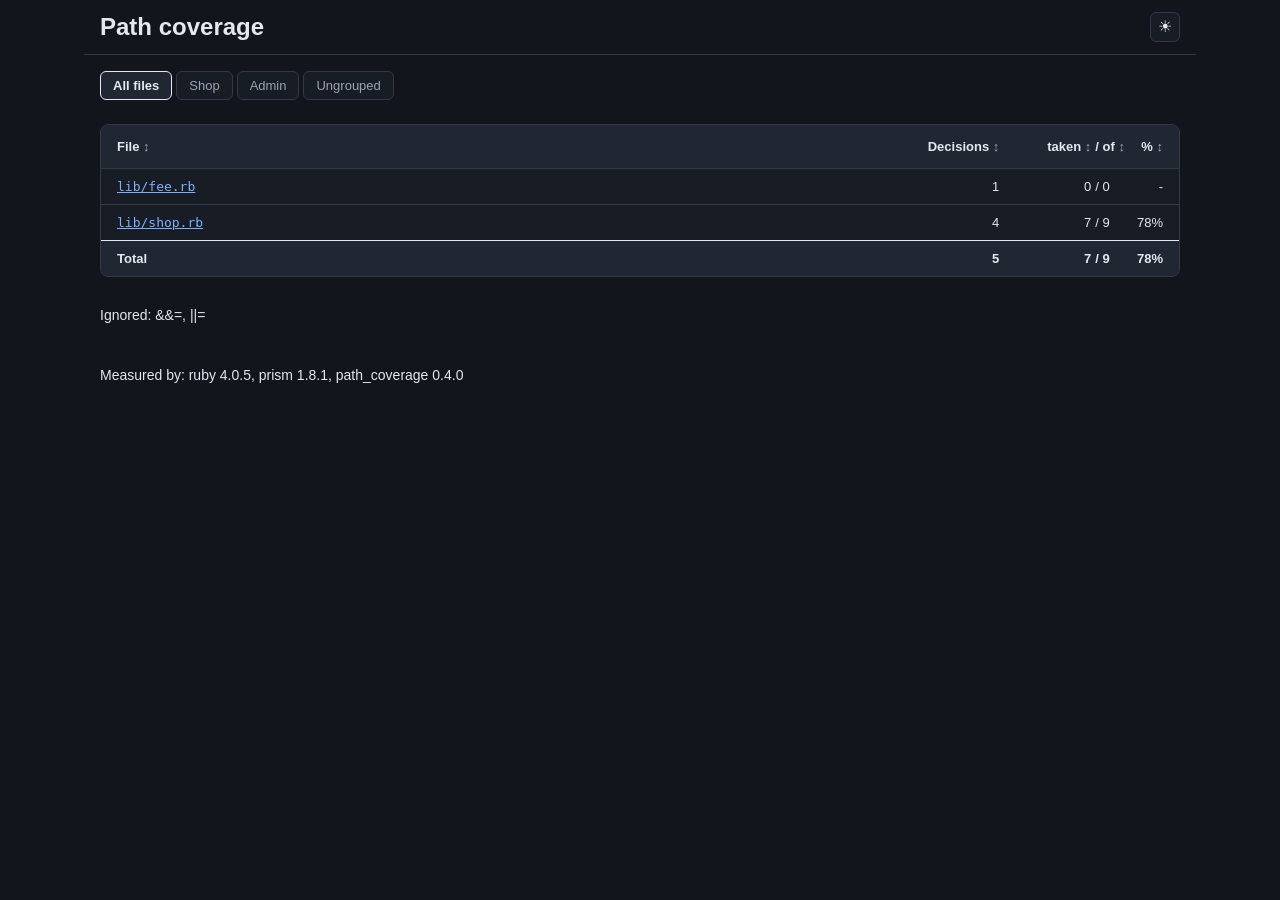
<file: samples/index/index.html>
<!DOCTYPE html>
<html lang="en">
<head>
<meta charset="utf-8"/>
<meta name="viewport" content="width=device-width, initial-scale=1"/>
<title>Path coverage</title>
<style>
/*<![CDATA[*/
/* Blue (seen both ways) and orange (missing) stay distinct for
   red-green colour blindness; states also differ in form. */
:root {
  --bg: #FBFBFC;
  --surface: #FFFFFF;
  --panel: #F2F4F7;
  --fg: #1C2230;
  --muted: #5B6577;
  --rule: #D5DAE2;
  --ok: #1F5FBF;
  --ok-tint: #E6EEFA;
  --bad: #B54708;
  --on-status: #FFFFFF;
  --link: #1F5FBF;
  --font-body: "Helvetica Neue", Arial, sans-serif;
  --font-code: Menlo, Consolas, "DejaVu Sans Mono", monospace;
}
/* Dark, unless the page's html element names light, as the theme
   button does when pressed; so a page draws dark before any script
   runs. */
:root:not([data-theme="light"]) {
  --bg: #12151C; --surface: #181C25; --panel: #212633; --fg: #E4E8EF;
  --muted: #9AA4B5; --rule: #323949; --ok: #7FB0FF; --ok-tint: #1A2740;
  --bad: #F08A3C; --on-status: #12151C; --link: #7FB0FF;
  --syn-k: #C79BEA; --syn-s: #9CCB9E; --syn-c: #7F8A99;
  --syn-n: #E9A3C9; --syn-t: #AEB5F5; --syn-v: #7FCFC4; --syn-o: #E6D27A;
  color-scheme: dark;
}
/* Code's syntax colours, each muted so the orange, blue and green
   of coverage still stand out: keywords, strings, comments,
   numbers, constants, instance variables, and, in bold gold, the
   operators that decide a path, eg && and &. */
:root {
  --syn-k: #7E3BA0; --syn-s: #3B7550; --syn-c: #77808F;
  --syn-n: #9E4A78; --syn-t: #4B52A0; --syn-v: #2A7570; --syn-o: #7A6600;
}
/* The same colours in the code and in a decision's tree, its fold, and
   a card's rows, which quote the code. */
:is(.src, .fold, .statements .prow) .k { color: var(--syn-k); }
:is(.src, .fold, .statements .prow) .s { color: var(--syn-s); }
:is(.src, .fold, .statements .prow) .c { color: var(--syn-c); font-style: italic; }
:is(.src, .fold, .statements .prow) .n { color: var(--syn-n); }
:is(.src, .fold, .statements .prow) .t { color: var(--syn-t); }
:is(.src, .fold, .statements .prow) .v { color: var(--syn-v); }
:is(.src, .fold, .statements .prow) .o { color: var(--syn-o); font-weight: 700; }
/* Everything a decision's tree or a method's grid draws has this one
   tint, in either mode; status is only ever the orange or blue of
   an edge. A lit line, on a path being shown, is yellow. */
:root { --cond-tint: #E2F2D3; --lit: #FFE98A; }
:root:not([data-theme="light"]) { --cond-tint: #26361A; --lit: #5A4A12; }
/* --rail is the width of the column of trees and grids left of the
   code; dragging the divider changes it. */
body { --rail: 560px; }
body { margin: 0; background: var(--bg); color: var(--fg); font-family: var(--font-body); font-size: 14px; }
a { color: var(--link); }
.page {
  max-width: 1080px; margin: 0 auto; display: flex; flex-direction: column; gap: 16px;
  padding: 0 max(16px, env(safe-area-inset-right, 0px)) 64px max(16px, env(safe-area-inset-left, 0px));
}
/* A file's page is wider, to hold its rail beside its code. */
.page:has(.code) { max-width: 1800px; }
h1 { margin: 0; font-size: 24px; font-weight: 600; }
/* Every page's top line: the Path coverage title, a link back to
   the index on a file's page, then, on a file's page, its path. */
.top { display: flex; flex-wrap: wrap; align-items: center; gap: 8px 24px; }
.title { margin: 0; font-size: 24px; font-weight: 600; }
.title a { color: inherit; text-decoration: none; }
.title a:hover { text-decoration: underline; }
/* A file's path links back to its row on the index, which stops
   clear of the index's sticky header. */
h1.path a { color: inherit; text-decoration: none; }
h1.path a:hover { text-decoration: underline; }
table.files tr[id] { scroll-margin-top: 72px; }
.box { border: 1px solid var(--rule); border-radius: 8px; background: var(--surface); overflow-x: auto; }
table { width: 100%; border-collapse: collapse; font-size: 13px; font-variant-numeric: tabular-nums; }
th, td { padding: 10px 16px; text-align: left; }
th { background: var(--panel); }
td { border-top: 1px solid var(--rule); }
td:first-child { font-family: var(--font-code); }
/* The Total row frames the table's foot as the headings do its
   head, so it reads as a sum, not as one more file. */
tfoot td { background: var(--panel); font-weight: 600; border-top: 1px solid var(--fg); }
tfoot td:first-child { font-family: inherit; }
/* The index page's tabs, one per group of files; the selected
   one framed as the table's headings are. */
.tabs { display: flex; flex-wrap: wrap; gap: 4px; margin: 0 0 8px; }
.tabs [role="tab"] { font: inherit; font-size: 13px; padding: 6px 12px; border: 1px solid var(--rule); border-radius: 6px; background: var(--surface); color: var(--muted); cursor: pointer; }
.tabs [role="tab"][aria-selected="true"] { background: var(--panel); color: var(--fg); border-color: var(--fg); font-weight: 600; }
.tabs [role="tab"]:focus-visible { outline: 3px solid var(--link); outline-offset: 2px; }
.num, td:not(:first-child) { text-align: right; }
/* A total's taken, / of and % sit close, so a row still reads
   3 / 4 75%. The File column takes the table's spare width, so
   it never spreads them apart. These rules name the files table,
   so a path grid's taken cells are never matched. */
table.files tr > :first-child { width: 100%; }
table.files th, table.files td:not(:first-child) { white-space: nowrap; }
table.files .taken { text-align: right; padding-left: 32px; padding-right: 4px; }
table.files .of { text-align: left; padding-left: 0; padding-right: 6px; }
table.files .percent { text-align: right; padding-left: 6px; }
th button {
  font: 600 13px var(--font-body); color: var(--fg); background: none; border: 0;
  padding: 4px 0; cursor: pointer;
}
th button::after { content: " \2195"; color: var(--muted); }
th[aria-sort="ascending"] button::after { content: " \25B2"; color: var(--fg); }
th[aria-sort="descending"] button::after { content: " \25BC"; color: var(--fg); }
th button:focus-visible { outline: 3px solid var(--link); outline-offset: 2px; }

/* A file's page: plain source; on lines holding a condition the
   line numbers are one button. Every number has the same box, so
   digits stay aligned whether or not they are on a button. */
h1.path { font-family: var(--font-code); font-size: 18px; }
/* The top line, and on a file's page its path and decision lists,
   stick together as one header. */
.head {
  position: sticky; top: 0; z-index: 5;
  display: flex; flex-direction: column; gap: 10px;
  margin: 0 -16px; padding: 12px 16px; background: var(--bg);
  border-bottom: 1px solid var(--rule);
}
/* The theme button, small, at the title bar's right end, showing
   the theme it switches to: a moon for dark, a sun for light. */
.theme {
  margin-left: auto; width: 30px; height: 30px; padding: 0; font-size: 16px; line-height: 1;
  border: 1px solid var(--rule); border-radius: 6px; background: var(--surface);
  color: var(--fg); cursor: pointer;
}
.theme:hover { background: var(--panel); }
.theme:focus-visible { outline: 3px solid var(--link); outline-offset: 2px; }
.jumps { display: flex; flex-direction: column; gap: 8px; }
.jump-list { display: flex; gap: 6px; align-items: center; overflow-x: auto; white-space: nowrap; min-width: 0; }
.jump-label { width: 64px; flex-shrink: 0; font-size: 11px; color: var(--muted); text-transform: uppercase; letter-spacing: 0.06em; }
a.jump {
  font: 600 12px/22px var(--font-code); padding: 0 9px; border-radius: 999px;
  text-decoration: none; border: 1px solid; font-variant-numeric: tabular-nums;
}
/* A decision's jump wears the condition tint, edged in its status
   colour on the top and left only, as its line's button is. */
a.jump[data-status] { background: var(--cond-tint); border-right-color: transparent; border-bottom-color: transparent; }
a.jump[data-status="covered"] { color: var(--ok); border-top-color: var(--ok); border-left-color: var(--ok); }
a.jump[data-status="gaps"] { color: var(--bad); border-top-color: var(--bad); border-left-color: var(--bad); }
a.jump:focus-visible, .nav a:focus-visible { outline: 3px solid var(--link); outline-offset: 2px; }
/* The code sits right of the rail of cards. The rail's column is
   always there, --rail wide, and the divider in the gap after it
   drags to change that. */
.box:has(> .code) {
  position: relative; isolation: isolate; border: 0; background: none; border-radius: 0;
  display: grid; column-gap: 12px; grid-template-columns: var(--rail) minmax(0, 1fr);
}
.box > .rail { grid-column: 1; grid-row: 1; }
.box > .code { grid-column: 2; grid-row: 1; }
/* The source pane's border and background start after the rail,
   the gap and the nav column, so the arrows sit outside the pane
   yet scroll with their line. */
.box:has(> .code)::before {
  content: ""; position: absolute; inset: 0 0 0 calc(var(--rail) + 38px); z-index: -1;
  border: 1px solid var(--rule); border-radius: 8px;
  background: var(--surface); pointer-events: none;
}
/* The previous-gap arrow sits above the next, each half a line
   tall, keeping the gutter narrow. */
.nav { display: flex; flex-direction: column; justify-content: center; width: 26px; flex-shrink: 0; }
.nav a { width: 22px; text-align: center; line-height: 14px; font-size: 12px; color: var(--bad); text-decoration: none; }
/* A covered card's arrows, between the covered cards' lines, are
   blue, as their numbers are. */
.nav a[data-status="covered"] { color: var(--ok); }
.nav a:hover { color: var(--fg); }
.nav a[data-prev]::before { content: "\25B2"; }
.nav a[data-next]::before { content: "\25BC"; }
/* Every row is as wide as the longest line (or the pane, if
   wider), so a method's band, and a lit line, reach past the code
   when it scrolls sideways. */
.code {
  font-family: var(--font-code); font-size: 13px; line-height: 32px; padding: 10px 0;
  position: relative; isolation: isolate; min-width: 0; overflow-x: auto;
  display: grid; grid-template-columns: minmax(max-content, 1fr); align-content: start;
}
.line, .block { display: flex; align-items: flex-start; }
/* A loose decision's whole block, its lines' code included, opens its
   top card. */
.block { cursor: pointer; border-radius: 6px; }
.block:hover { filter: brightness(0.97); }
.line:has(.lineno) { cursor: default; }
.srcs { display: flex; flex-direction: column; }
.block .srcs { flex: 1; }
.src { white-space: pre; }
/* A lit line's background spans the code pane's full width. */
.line .src { flex: 1; }
/* Each line's code is as tall as its row, even an empty line's, so
   a method's stripe runs unbroken from row to row. */
.line > .src, .block > .srcs { align-self: stretch; }
.srcs > .src:last-child { flex-grow: 1; }
/* scroll-margin-top clears the sticky header when a link jumps to
   a line. */
.lineno {
  display: block; width: 52px; padding-right: 20px; text-align: right;
  color: var(--muted); font-variant-numeric: tabular-nums; flex-shrink: 0;
  scroll-margin-top: 190px;
}
/* A loose decision's button, its 9px right margin included, takes the
   72px a plain number takes, so its lines' code starts where every
   other line's does. Its 63px includes its borders, so at any zoom,
   where a border is rounded to whole screen pixels, its width
   holds. */
button.lnum {
  position: relative; display: flex; flex-direction: column; flex-shrink: 0;
  box-sizing: border-box; width: 63px;
  margin: 4px 9px 4px 0; padding: 0;
  border: 1px solid transparent; border-radius: 6px; cursor: pointer;
  font: 600 13px/24px var(--font-code); box-shadow: 0 1px 3px rgba(0, 0, 0, 0.22);
}
/* A loose decision's top card opens in the left rail: a closed button
   points left, where its card will open; an open one has no arrow,
   as a click leaves it open. */
button.lnum::before {
  content: "\25C2"; position: absolute; left: 7px; top: 4px;
  font-size: 11px; line-height: 24px;
}
button.lnum[aria-expanded="true"]::before { content: none; }
/* With a decision count the count and the triangle share the
   button's height, one 11px line each. */
button.lnum:has(.decision-count)::before { top: 12px; line-height: 11px; }
/* On a button over two or more lines the triangle sits at the
   very bottom. */
button.lnum:has(.lineno + .lineno)::before { top: auto; bottom: 2px; line-height: 11px; }
.decision-count {
  position: absolute; left: 7px; top: 1px;
  font-size: 9px; line-height: 11px; font-weight: 700;
}
button.lnum .lineno { width: 50px; padding-right: 11px; color: inherit; line-height: 32px; margin: -4px 0; }
/* A decision's button wears the condition tint, edged in its
   status colour on the top and left only. */
button.lnum[data-status] { box-shadow: none; background: var(--cond-tint); border-right-color: transparent; border-bottom-color: transparent; }
button.lnum[data-status="covered"] { color: var(--ok); border-top-color: var(--ok); border-left-color: var(--ok); }
button.lnum[data-status="gaps"] { color: var(--bad); border-top-color: var(--bad); border-left-color: var(--bad); }
button.lnum:hover { filter: brightness(1.1); }
button.lnum:focus-visible { outline: 3px solid var(--link); outline-offset: 1px; }
/* An open loose decision has its button's status edges, top and left,
   doubled to 2px. A jump to it opens its card, so its button has
   no outline of the jump to it. */
button.lnum[aria-expanded="true"][data-status="gaps"] { box-shadow: inset 1px 1px 0 var(--bad); }
button.lnum[aria-expanded="true"][data-status="covered"] { box-shadow: inset 1px 1px 0 var(--ok); }
button.lnum:has(.lineno:target) { outline: none; }
/* While a card is open, no button keeps a focus outline. */
body[data-open] button.lnum:focus-visible { outline: none; }
.rail { position: relative; min-width: 0; }
/* Each row lays its branch and label out at their own width, the
   label pushing its cells to the row's right edge, so a decision's
   cells line up in columns however long or deep its labels. */
.row { display: flex; align-items: center; gap: 8px; }
.row > :is(.text, .arm, .operator) { margin-right: auto; padding-right: 8px; }
/* An explicit width, not just a flex basis, so a row's natural
   width counts each cell as 26px, not as its one letter. */
.row > :is(.cell, .count) { flex: none; width: 26px; }
/* A thin rule under each decision's counts row, across the tree's
   full width through its 16px side padding. */
.decision > .row:first-child {
  border-bottom: 1px solid var(--rule); margin: 0 -16px 6px; padding: 0 16px 4px;
}
.operator { font-weight: 600; }
.row .arm { white-space: pre; font-weight: 600; }
.branch { white-space: pre; color: var(--muted); margin-right: -16px; }
/* A leaf's text is never wider than 48ch, nor than its row has
   room for: the rest of a long one scrolls within it, so its
   cells stay in their columns at the row's right edge. */
.row .text {
  white-space: pre; min-width: 0; max-width: 48ch;
  overflow-x: auto; scrollbar-width: thin;
}
/* A branch's cell, of the kind its data-bx names, drawn a whole
   row tall so branches join from row to row: v a vertical line,
   t a vertical with a stub right, l the top half of a vertical
   with a stub right, h a horizontal, s nothing. */
.bx { display: inline-block; width: 1ch; height: 30px; vertical-align: top; --stroke: linear-gradient(currentColor, currentColor); }
.bx[data-bx="v"] { background: var(--stroke) 50% 0 / 1px 100% no-repeat; }
.bx[data-bx="t"] { background: var(--stroke) 50% 0 / 1px 100% no-repeat, var(--stroke) 100% 50% / 50% 1px no-repeat; }
.bx[data-bx="l"] { background: var(--stroke) 50% 0 / 1px 50% no-repeat, var(--stroke) 100% 50% / 50% 1px no-repeat; }
.bx[data-bx="h"] { background: var(--stroke) 0 50% / 100% 1px no-repeat; }
/* Each path heads its column with a snake, a vertical ~ standing
   for the path below it, then 0, orange, for a path never taken,
   or *, blue, for one taken, its count on hover; a leaf's T or F
   on that path sits in a chip, as in a path grid, and a blank
   means the path never reached it. */
.row .count { text-align: center; font-variant-numeric: tabular-nums; color: var(--ok); font-weight: 600; }
.row .count::before { content: "\2240"; }
.row .count.never { color: var(--bad); }
.row .cell { text-align: center; }
.row .cell:is(:not(:empty), [data-mark]) {
  align-self: center; line-height: 22px; border-radius: 3px;
  background: var(--surface); color: var(--fg); font: 600 12px var(--font-code);
}
/* A cell's mark, drawn in place of a letter: a tick for a path
   that took a ?:'s arm, a return arrow for one that left the
   method at a return or a raise, a disc for a &. receiver not
   nil, an empty set for one nil. */
.row .cell[data-mark="taken"]::before { content: "\2713"; }
.row .cell[data-mark="leaves"]::before { content: "\21A9"; }
.row .cell[data-mark="present"]::before { content: "\25CF"; }
.row .cell[data-mark="absent"]::before { content: "\2205"; }
/* Hovering a cell with hover text, eg a path's count or a &.
   receiver's mark, shows that text in a chip above it. */
.row [data-hover] { position: relative; cursor: default; }
.row [data-hover]:hover::after {
  content: attr(data-hover); position: absolute; bottom: 100%; left: 50%;
  transform: translateX(-50%); z-index: 4; padding: 0 7px; border-radius: 4px;
  white-space: nowrap; font: 700 11px/20px var(--font-body); background: var(--fg); color: var(--bg);
}

/* The divider: the gap between the rail and the code, a line down
   its middle that darkens as it is hovered or dragged. */
.divider {
  position: absolute; top: 0; bottom: 0; left: var(--rail); width: 12px;
  cursor: col-resize; z-index: 4; touch-action: none;
}
.divider::after {
  content: ""; position: absolute; top: 0; bottom: 0; left: 5px; width: 2px;
  background: var(--rule);
}
.divider:hover::after, .divider.dragging::after { background: var(--link); }
body.dragging { cursor: col-resize; user-select: none; }

/* Within each method, each line of a method has a stripe in the
   method's status colour, just left of its def's d, from its def
   line to its last; its def line also has a band of the one tint,
   from its def to the end of its text. Both are backgrounds of the
   lines' code, placed in characters (side.js gives each line its
   def's column), so the code's own layout keeps them aligned. Open,
   a method's stripe thickens. */
/* Within each method, a method's body is folded under its def line
   until its def's number opens it, so the page starts as a list of
   def lines. */
.method-folded { display: none; }
/* The open method's def line, shifted down by side.js to stay just
   below the sticky header, covers the body lines passing under it. */
.def-stuck {
  position: relative; z-index: 3; background: var(--surface);
  box-shadow: 0 2px 6px rgba(0, 0, 0, 0.25);
}
.src.in-method {
  --method-colour: var(--bad); --stripe: 2px;
  --at: calc(var(--def-col) * 1ch - 4px);
  background-image: linear-gradient(var(--method-colour), var(--method-colour));
  background-size: var(--stripe) 100%;
  background-position: var(--at) 0;
  background-repeat: no-repeat;
}
.src.in-method[data-method-status="covered"] { --method-colour: var(--ok); }
.src.in-method.method-open { --stripe: 3px; }
/* A def line's band stops 1px short of its line's bottom, so the
   bands of def lines one after another, eg one-line methods, stay
   apart. Its stripe runs the full height, on into its body, but on
   its method's last line, where it too stops 1px short, so the
   stripes of methods one after another stay apart as well. */
.src.def-line {
  --band: calc((var(--def-end) - var(--def-col)) * 1ch + 8px) calc(100% - 1px);
  background-image:
    linear-gradient(var(--method-colour), var(--method-colour)),
    linear-gradient(var(--cond-tint), var(--cond-tint));
  background-size: var(--stripe) 100%, var(--band);
  background-position: var(--at) 0, var(--at) 0;
}
.src.in-method.method-end { background-size: var(--stripe) calc(100% - 1px); }
.src.def-line.method-end { background-size: var(--stripe) calc(100% - 1px), var(--band); }
/* A card floats in the rail, level with its first line (its top
   set by side.js), framed by a border, rounded corners and a
   shadow, its rows 16px in from its sides. */
.rail .pathgrid {
  position: absolute; left: 0; right: 0; z-index: 2; overflow-x: auto; overflow-y: hidden;
  background: var(--cond-tint); font: 600 12px var(--font-code);
  border: 1px solid var(--rule); border-radius: 8px; box-shadow: 0 4px 14px rgba(0, 0, 0, 0.25);
}
.prow { position: absolute; left: 16px; display: flex; gap: 2px; white-space: nowrap; }
/* A statement card's rows flow down it, 10px above the first and
   below the last, so a fold open under a row pushes the rows after
   it down. */
.statements { padding: 10px 0; }
.statements .prow { position: static; padding: 0 16px; margin-bottom: 2px; }
/* A decision's fold draws the decision's tree in the code's font, its
   rows as tall as the card's. Open, it takes its row's
   place right of the row's arrow and line:col, 88px in (the card's
   16px padding, the arrow's 16px, the label's 52px and two 2px
   gaps): its first row, the decision's operator and its count on each
   path, stands where the row's top and counts were, which hide,
   and its other rows are indented as far, so they stay aligned
   with the operator. The rows it reveals, below its first row
   (24px and 2px padding), are tinted a shade off the card,
   toward the text colour, so in either theme they stand out as
   opened, with no rule needed above or below them. Lying over
   its row, it takes no click itself, so one on the row's arrow
   or line:col beneath reaches the row and folds it back; its
   tree's rows take theirs. */
.fold {
  position: relative; margin: -26px 0 6px; padding: 0 16px 4px 88px;
  font: 400 13px var(--font-code); line-height: 24px; color: var(--fg);
  pointer-events: none;
  background: linear-gradient(transparent 26px,
    color-mix(in srgb, var(--cond-tint), var(--fg) 6%) 26px);
}
.fold:last-child { margin-bottom: 0; }
.fold .decision { pointer-events: auto; }
.fold .bx { height: 24px; }
.fold .decision > .row:first-child {
  border-bottom: 0; margin: 0 0 4px; padding: 0 0 2px; cursor: pointer;
}
.statements .prow.decision:has(> .fold-arrow[aria-expanded="true"]) > .pcell { visibility: hidden; }
/* A decision row's arrow, left of its line:col, points down while its
   fold is shut and up while it is open; every other row's label
   is indented by the arrow's width and the gap after it, so the
   labels line up. */
.fold-arrow {
  flex: none; width: 16px; padding: 0; border: none; background: none;
  font: inherit; font-size: 10px; line-height: 24px; color: var(--muted); cursor: pointer;
}
.fold-arrow::before { content: "\25BC"; }
.fold-arrow[aria-expanded="true"]::before { content: "\25B2"; }
.prow.decision:hover .fold-arrow, .fold-arrow[aria-expanded="true"] { color: var(--link); }
.fold-arrow:focus-visible { outline: 3px solid var(--link); outline-offset: 2px; }
.statements .prow > .plabel:first-child { margin-left: 18px; }
/* A grid's line labels sit at its left padding, as a tree's labels
   do, their fixed width keeping the cells in columns. */
.plabel { width: 48px; flex-shrink: 0; text-align: left; padding-right: 8px; color: var(--muted); line-height: 24px; }
.pcell { width: 24px; flex-shrink: 0; text-align: center; line-height: 24px; border-radius: 3px; }
/* A statement card's cells hold words, eg return, not T or F. Its
   line:col labels are narrow, so each row's top follows close
   after, left aligned, its paths and taken at the card's right
   edge; the title row's name is as wide as it needs. */
.statements .pcell { width: 72px; cursor: default; }
.statements .plabel { width: 44px; padding-right: 8px; overflow: visible; }
.statements .prow.calls .plabel { width: auto; }
.statements .plabel + .pcell { flex: 1; min-width: 56px; text-align: left; }
.statements .prow.decision, .statements .prow.decision .pcell { cursor: pointer; }
.statements .prow.decision:hover .pcell:not(.not-taken):not(.was-taken), .statements .prow.decision:hover .plabel { color: var(--link); }
.statements .prow.columns .plabel, .statements .prow.columns .pcell { color: var(--muted); }
/* A card's paths not taken are orange and those taken blue, as a
   status always is; its column titles are too, as their key. None
   not taken, 0, is no gap, so is blue. */
.statements .pcell.not-taken { color: var(--bad); }
.statements .pcell.was-taken,
.statements .pcell.not-taken.none { color: var(--ok); }
.prow.calls .plabel { color: var(--fg); }
/* How many times a card's method was called, after its name; a gap,
   never called, coloured as one. */
.call-count { margin-left: 6px; color: var(--muted); font-weight: 400; }
.call-count.never { color: var(--bad); font-weight: 600; }
/* Hovering a card's row lights its line in the code; hovering a
   fold's row marks the characters of its operand. */
.src.lit { background: var(--cond-tint); }
mark.chars { background: var(--lit); color: inherit; border-radius: 3px; box-shadow: 0 0 0 2px var(--lit); }
/* The fold row of the code under the pointer, lit as marked code is. */
.fold .row.hovered, .statements .prow.hovered {
  background: var(--lit); border-radius: 3px;
}
.fold .row[data-at] { cursor: default; }
.fold .row[data-at]:hover { background: rgba(255, 255, 255, 0.08); }

/* A row of jumps with none keeps its height, though hidden, so the
   sticky header, and the code below it, never move. */
.jump-list[data-empty] { visibility: hidden; }
/* The number of each method's def line wears a loose decision's
   button's look: the one tint, edged on the top and left in its
   status colour, orange for gaps and blue for covered, with an
   arrow pointing left while its card is closed, and none while it
   is open. Its 63px and its 9px right margin take the 72px a plain
   number takes, as a loose decision's button does, so its line's code
   starts where every other line's does and its digits end where
   theirs do. */
.lineno.mdef {
  position: relative; box-sizing: border-box; width: 63px; padding-right: 11px;
  margin: 4px 9px 4px 0; line-height: 24px; cursor: pointer;
  font: 600 13px/24px var(--font-code); border: 1px solid transparent;
  border-radius: 6px; background: var(--cond-tint);
  --mdef-status: var(--bad); color: var(--mdef-status);
  border-top-color: var(--mdef-status); border-left-color: var(--mdef-status);
}
.lineno.mdef[data-status="covered"] { --mdef-status: var(--ok); }
.lineno.mdef::before {
  content: "\25C2"; position: absolute; left: 7px; top: 0; font-size: 11px;
}
.lineno.mdef[aria-expanded="true"]::before { content: none; }
.lineno.mdef[aria-expanded="true"] { box-shadow: inset 1px 1px 0 var(--mdef-status); }
.lineno.mdef:hover { filter: brightness(1.1); }
/* A line's gap arrows sit in the middle of its row, level with its
   number, however tall its row is. */
.nav { align-self: stretch; }

/*]]>*/
</style>
</head>
<body>
<main class="page"></main>
<script>
//<![CDATA[
window.pathCoverage = {"schema":1,"page":"index","tables":[{"name":"All files","rows":[{"path":"lib/fee.rb","decisions":1,"combined":[0,0],"percent":null},{"path":"lib/shop.rb","decisions":4,"combined":[7,9],"percent":78}],"total":{"decisions":5,"combined":[7,9],"percent":78}},{"name":"Shop","rows":[{"path":"lib/shop.rb","decisions":4,"combined":[7,9],"percent":78}],"total":{"decisions":4,"combined":[7,9],"percent":78}},{"name":"Admin","rows":[],"total":{"decisions":0,"combined":[0,0],"percent":null}},{"name":"Ungrouped","rows":[{"path":"lib/fee.rb","decisions":1,"combined":[0,0],"percent":null}],"total":{"decisions":1,"combined":[0,0],"percent":null}}],"ignored":["&&=","||="],"measured_by":{"ruby":"4.0.5","prism":"1.8.1","path_coverage":"0.4.0"}};
// Draws a path coverage page from its data, window.pathCoverage, as
// schema.json has it, into the page's <main>. It runs before the
// page's other scripts, which then find the page as they would had
// it been written whole. report.js computes; this only draws.
(function () {
  'use strict';

  var SCHEMA = 1;
  var data = window.pathCoverage;
  if (!data || data.schema !== SCHEMA) {
    throw new Error('path coverage: page data of schema ' +
      (data && data.schema) + ', but render.js draws schema ' + SCHEMA);
  }

  // text, escaped for HTML.
  function esc(text) {
    return String(text)
      .replace(/&/g, '&amp;').replace(/</g, '&lt;').replace(/>/g, '&gt;')
      .replace(/"/g, '&quot;').replace(/'/g, '&#39;');
  }

  // code, {text, tokens}, escaped, each token's range, its columns
  // counting characters, in a span of its class.
  function painted(code) {
    var chars = Array.from(code.text);
    var at = 0;
    var out = '';
    code.tokens.forEach(function (token) {
      out += esc(chars.slice(at, token[0]).join('')) +
        '<span class="' + token[2] + '">' +
        esc(chars.slice(token[0], token[1]).join('')) + '</span>';
      at = token[1];
    });
    return out + esc(chars.slice(at).join(''));
  }

  // ---------------------------------------------------------------
  // The index page.

  // A table cell, sorted by sort, showing content, with title as its
  // hover and css as its class, each when given.
  function td(sort, content, title, css) {
    var klass = css ? ' class="' + css + '"' : '';
    var hover = title ? ' title="' + title + '"' : '';
    return '<td' + klass + ' data-sort="' + esc(sort) + '"' + hover + '>' +
      content + '</td>';
  }

  // Why a total of no paths shows no percent.
  var NONE = 'no method with two or more decisions';

  // The cells after a row's file: its decisions, then its paths combined
  // taken, / of and percent.
  function counts(row) {
    var taken = row.combined[0];
    var possible = row.combined[1];
    var percent = row.percent === null
      ? td('', '-', NONE, 'percent')
      : td(row.percent, row.percent + '%', null, 'percent');
    return td(row.decisions, row.decisions) +
      td(taken, taken, null, 'taken') +
      td(possible, '/ ' + possible, null, 'of') + percent;
  }

  // The heading row of a files table, every column sortable.
  function headRow() {
    var heading = function (attrs, column, type, label) {
      return '<th' + attrs + ' aria-sort="none"><button type="button"' +
        ' data-column="' + column + '" data-type="' + type + '">' +
        label + '</button></th>';
    };
    var parts = [['taken', 'taken'], ['of', '/ of'], ['percent', '%']];
    var cells = [heading('', 0, 'text', 'File'),
      heading(' class="num"', 1, 'number', 'Decisions')].concat(
      parts.map(function (part, i) {
        return heading(' class="' + part[0] + '"', 2 + i, 'number', part[1]);
      }));
    return '<tr>\n' + cells.join('\n') + '\n</tr>';
  }

  // The index-th tab's table; any but the first hidden, only the
  // first giving its rows ids, as the others repeat its rows.
  function table(index, shown) {
    var anchored = index === 0;
    var body = shown.rows.map(function (row) {
      var path = esc(row.path);
      var link = '<a href="files/' + path + '.html">' + path + '</a>';
      var id = anchored ? ' id="row-' + path + '"' : '';
      return '<tr' + id + '>' + td(row.path, link) + counts(row) + '</tr>';
    }).join('\n');
    var hidden = anchored ? '' : ' hidden="hidden"';
    return [
      '<table class="files" id="files-' + index + '" role="tabpanel"' +
        hidden + '>',
      '<thead>\n' + headRow() + '\n</thead>',
      '<tbody>\n' + body + '\n</tbody>',
      '<tfoot>\n<tr>' + td('Total', 'Total') + counts(shown.total) +
        '</tr>\n</tfoot>',
      '</table>'
    ].join('\n');
  }

  // The tab bar, a tab per table, the first selected; none for one
  // table.
  function tabs(tables) {
    if (tables.length < 2) { return ''; }
    var buttons = tables.map(function (shown, i) {
      return '<button type="button" role="tab" aria-selected="' +
        (i === 0) + '" aria-controls="files-' + i + '">' +
        esc(shown.name) + '</button>';
    });
    return '<nav class="tabs" role="tablist" aria-label="Groups">' +
      buttons.join('') + '</nav>';
  }

  // The paragraph naming the operators ignored; none when none are.
  function ignored(names) {
    if (names.length === 0) { return ''; }
    return '<p class="ignored" data-ignored="">' +
      esc('Ignored: ' + names.join(', ')) + '</p>';
  }

  // The paragraph naming each tool that measured the run and its
  // version, eg ruby 4.0.5; none for a run that names none.
  function measuredBy(tools) {
    var names = Object.keys(tools || {});
    if (names.length === 0) { return ''; }
    var each = names.map(function (name) {
      return name + ' ' + tools[name];
    });
    return '<p class="measured-by" data-measured-by="">' +
      esc('Measured by: ' + each.join(', ')) + '</p>';
  }

  // The index page's <main>.
  function indexPage(page) {
    var tables = page.tables.map(function (shown, i) {
      return table(i, shown);
    }).join('\n');
    return '\n<header class="head" data-head="">\n' +
      '<div class="top"><h1 class="title">Path coverage</h1>' +
      '<button type="button" class="theme" aria-label="Light or dark">' +
      '</button></div>\n</header>\n' + tabs(page.tables) +
      '\n<div class="box">\n' + tables + '\n</div>' +
      ignored(page.ignored) + measuredBy(page.measured_by) + '\n';
  }

  // ---------------------------------------------------------------
  // A file page's cards' folds.

  // The cell drawing a branch, one kind per letter.
  function branchCell(branch) {
    var cells = Array.from(branch).map(function (kind) {
      return '<span class="bx" data-bx="' + kind + '"></span>';
    });
    return '<span class="branch" data-branch="" aria-hidden="true">' +
      cells.join('') + '</span>';
  }

  // Example: 1284 gives 1,284 times.
  function times(count) {
    var digits = String(count).replace(/\B(?=(\d{3})+(?!\d))/g, ',');
    return digits + (count === 1 ? ' time' : ' times');
  }

  // A decision row's count cells, 0 for a path never taken, else *.
  function countCells(counts) {
    return counts.map(function (count) {
      var never = count === 0;
      return '<span class="' + (never ? 'count never' : 'count') +
        '" data-count="" data-hover="' + times(count) + '">' +
        (never ? '0' : '*') + '</span>';
    }).join('');
  }

  // A fold row's cells, each [text, mark, hover].
  function valueCells(cells) {
    return cells.map(function (cell) {
      var attrs = 'class="cell" data-cell=""';
      if (cell[1] !== null) { attrs += ' data-mark="' + esc(cell[1]) + '"'; }
      if (cell[2] !== null) { attrs += ' data-hover="' + esc(cell[2]) + '"'; }
      return '<span ' + attrs + '>' + esc(cell[0]) + '</span>';
    }).join('');
  }

  // The attribute marking each kind of fold row, and the class and
  // attribute of its label's span.
  var KINDS = {
    decision: ['', 'operator" data-operator="'],
    subtree: [' data-subtree=""', 'operator" data-operator="'],
    operand: [' data-operand=""', 'text" data-text="'],
    arm: [' data-arm=""', 'arm" data-label="'],
    leaves: [' data-leaves=""', 'arm" data-label="']
  };

  // The attribute name="line,column,line,column" of at; none for null.
  function atAttr(at, name) {
    return at ? ' ' + name + '="' + at.join(',') + '"' : '';
  }

  // One fold row.
  function foldRow(row) {
    var kind = KINDS[row.kind];
    var lead = row.branch === '' ? '' : branchCell(row.branch);
    var cells = row.counts ? countCells(row.counts) : valueCells(row.cells);
    var attrs = kind[0] + atAttr(row.at, 'data-at') +
      atAttr(row.else, 'data-else');
    return '<div class="row"' + attrs + '>' + lead + '<span class="' +
      kind[1] + '">' + painted(row.label) + '</span>' + cells + '</div>';
  }

  // ---------------------------------------------------------------
  // A file page's cards.

  // The class each of a card row's cells adds after pcell.
  var CELLS = ['', ' not-taken', ' was-taken'];

  // A card row: attrs, lead, its label, then a span per cell.
  function cardRow(attrs, label, cells, lead) {
    var spans = cells.map(function (cell, i) {
      var none = CELLS[i] === ' not-taken' && cell === '0' ? ' none' : '';
      return '<span class="pcell' + CELLS[i] + none + '">' + cell + '</span>';
    });
    return '<div ' + attrs + '>' + (lead || '') +
      '<span class="plabel">' + label + '</span>' + spans.join('') + '</div>';
  }

  // How many times a method was called, after its name; none when not
  // known.
  function callCount(calls) {
    if (calls === null) { return ''; }
    var css = calls === 0 ? 'call-count never' : 'call-count';
    return '<span class="' + css + '">&times;' + calls + '</span>';
  }

  // One row of a card, then its fold, if it has one.
  function statementRow(row) {
    var count = row.taken;
    var counts = count === null ? ['?', '?'] :
      [String(row.paths - count), String(count)];
    var cells = [painted(row.top)].concat(counts);
    var css = row.decision ? 'prow decision' : 'prow';
    var attrs = 'class="' + css + '" data-line="' +
      parseInt(row.at.match(/\d+/)[0], 10) + '"';
    var fold = row.fold ? row.fold.map(foldRow).join('') : null;
    var lead = fold === null ? '' :
      '<button type="button" class="fold-arrow" aria-expanded="false"' +
      ' aria-label="Paths of ' + row.at + '"></button>';
    var folded = fold === null ? '' :
      '<div class="fold" data-decision="' + row.decision + '" hidden="hidden">' +
      '<div class="decision" data-decision="">' + fold + '</div></div>';
    return cardRow(attrs, row.at, cells, lead) + folded;
  }

  // A card's HTML: its title row, its columns row, then its rows.
  function cardHtml(card) {
    var title = card.title;
    var label = esc(title.name) + callCount(title.calls);
    var head = cardRow('class="prow calls" data-line="' + card.first + '"',
      label, ['*' + title.ways, String(title.notTaken), String(title.taken)]) +
      cardRow('class="prow columns"', 'line:col',
        ['', 'not taken', 'taken']);
    var grid = card.top ? 'pathgrid statements top-level' : 'pathgrid statements';
    var attrs = 'id="paths-' + card.first + '" data-first="' + card.first +
      '" data-col="' + card.column + '" data-last="' + card.last +
      '" data-status="' + card.status + '" hidden="hidden"';
    return '<div class="' + grid + '" ' + attrs + '>' + head +
      card.rows.map(statementRow).join('') + '</div>';
  }

  // ---------------------------------------------------------------
  // A file page's listing and nav.

  // The first lines of the cards of status, in line order.
  function firsts(cards, status) {
    return cards.filter(function (card) { return card.status === status; })
      .map(function (card) { return card.first; })
      .sort(function (a, b) { return a - b; });
  }

  // Each status's arrows, gaps first, and how a label names it.
  var STATUSES = [['gaps', 'with gaps'], ['covered', 'covered']];

  // The header's row of jumps, to each card with gaps.
  function jumps(cards) {
    var links = firsts(cards, 'gaps').map(function (first) {
      return '<a class="jump" data-status="gaps" href="#L' + first + '">' +
        first + '</a>';
    });
    var empty = links.length === 0 ? ' data-empty=""' : '';
    return '<nav class="jumps" aria-label="Cards"><div class="jump-list"' +
      empty + '><span class="jump-label">Gaps</span>' + links.join('') +
      '</div></nav>';
  }

  // The gutter of a row of numbers: by each card's first line, an
  // arrow to the card of its status before it, and one after.
  function navCell(numbers, cards) {
    var links = [];
    STATUSES.forEach(function (named) {
      var status = named[0];
      var lines = firsts(cards, status);
      lines.filter(function (first) { return numbers.indexOf(first) >= 0; })
        .forEach(function (first) {
          var i = lines.indexOf(first);
          var arrow = function (way, word, line) {
            return '<a data-' + way + '="" data-status="' + status +
              '" href="#L' + line + '" aria-label="' + word + ' card ' +
              named[1] + ', line ' + line + '"></a>';
          };
          links.push(arrow('prev', 'Previous',
            lines[(i - 1 + lines.length) % lines.length]));
          links.push(arrow('next', 'Next', lines[(i + 1) % lines.length]));
        });
    });
    return '<span class="nav" data-nav="">' + links.join('') + '</span>';
  }

  // True when card holds line.
  function holds(card, line) { return card.first <= line && line <= card.last; }

  // The attributes of a line's code: in a method, its innermost one's
  // status and def's column, marked as its def line or last line.
  function srcAttributes(methods, number, text) {
    var holders = methods.filter(function (card) { return holds(card, number); });
    if (holders.length === 0) { return 'class="src"'; }
    var inner = holders.reduce(function (best, card) {
      return card.first > best.first ? card : best;
    });
    var css = ['src', 'in-method'];
    if (methods.some(function (card) { return card.first === number; })) {
      css.push('def-line');
    }
    if (methods.some(function (card) { return card.last === number; })) {
      css.push('method-end');
    }
    var style = '--def-col: ' + inner.column;
    if (inner.first === number) {
      style += '; --def-end: ' + Array.from(text).length;
    }
    return 'class="' + css.join(' ') + '" data-method-status="' +
      inner.status + '" style="' + style + '"';
  }

  // One line's number, a def's marked to open its method's card.
  function lineNumber(number, methods) {
    var card = methods.filter(function (each) { return each.first === number; })[0];
    var css = card
      ? 'class="lineno mdef" data-status="' + card.status + '" aria-expanded="false"'
      : 'class="lineno"';
    return '<span ' + css + ' id="L' + number + '" data-line="' + number +
      '">' + number + '</span>';
  }

  // One line's code, coloured.
  function code(line, number, methods) {
    return '<span ' + srcAttributes(methods, number, line.text) +
      ' data-src="">' + painted(line) + '</span>';
  }

  // The source listing: a row per line, but one row over all the
  // lines of a decision outside every method.
  function listing(lines, cards) {
    var methods = cards.filter(function (card) { return !card.top; });
    var tops = {};
    cards.forEach(function (card) { if (card.top) { tops[card.first] = card; } });
    var loose = function (line) {
      return !methods.some(function (card) { return holds(card, line); });
    };
    var rows = [];
    lines.forEach(function (line, index) {
      var number = index + 1;
      var span = line.span;
      var key = span && loose(span[0]) ? 'span ' + span[0] + '-' + span[1] : number;
      var last = rows[rows.length - 1];
      if (last && last.key === key) {
        last.numbers.push(number);
      } else {
        rows.push({ key: key, span: typeof key === 'string', numbers: [number] });
      }
    });
    var body = rows.map(function (row) {
      if (!row.span) {
        var number = row.numbers[0];
        var line = lines[number - 1];
        var folded = methods.some(function (card) {
          return card.first + 1 <= number && number <= card.last;
        });
        return '<div class="' + (folded ? 'line method-folded' : 'line') + '">' +
          navCell([number], cards) + lineNumber(number, methods) +
          code(line, number, methods) + '</div>';
      }
      var first = row.numbers[0];
      var top = tops[first];
      var decisions = top ? top.decisions : 0;
      var count = decisions < 2 ? '' :
        '<span class="decision-count" data-decision-count="">' + decisions + '</span>';
      var spans = row.numbers.map(function (n) { return lineNumber(n, []); }).join('');
      var status = top ? top.status : (lines[first - 1].status || '');
      var button = '<button type="button" class="lnum loose" data-status="' +
        status + '" aria-expanded="false" aria-controls="paths-' + first +
        '">' + count + spans + '</button>';
      var srcs = row.numbers.map(function (n) {
        return code(lines[n - 1], n, []);
      }).join('');
      return '<div class="block">' + navCell(row.numbers, cards) + button +
        '<div class="srcs">' + srcs + '</div></div>';
    });
    return '<div class="code">\n' + body.join('\n') + '\n</div>';
  }

  // A file page's <main>.
  function filePage(page) {
    var path = esc(page.path);
    var index = '../'.repeat(page.path.split('/').length) + 'index.html';
    var rail = page.cards.map(cardHtml).join('\n');
    return '\n<header class="head" data-head="">\n' +
      '<div class="top"><p class="title"><a data-index="" href="' + index +
      '">Path coverage</a></p><h1 class="path"><a data-row="" href="' +
      index + '#row-' + path + '">' + path + '</a></h1>' +
      '<button type="button" class="theme" aria-label="Light or dark">' +
      '</button></div>\n' + jumps(page.cards) + '\n</header>\n' +
      '<div class="box">\n<div class="rail">\n' + rail + '\n</div>\n' +
      listing(page.lines, page.cards) + '\n' +
      '<div class="divider" role="separator" aria-orientation="vertical"' +
      ' title="Drag to share the width between paths and code"></div>\n' +
      '</div>\n';
  }

  var main = document.querySelector('main.page');
  if (data.page === 'index') {
    document.title = 'Path coverage';
    main.innerHTML = indexPage(data);
  } else {
    document.title = data.path + ' · Path coverage';
    main.innerHTML = filePage(data);
  }
}());
// Sorts a files table by the clicked column's data-sort values;
// a second click on the same column reverses the order. A cell
// with an empty data-sort, one with no value such as a -, stays
// last in both orders, so either end of the values can be first.
// Each table, one per tab, sorts on its own.
(function () {
  document.querySelectorAll('table.files').forEach(function (table) {
    var body = table.tBodies[0];
    var state = { column: -1, ascending: true };

    table.querySelectorAll('thead button').forEach(function (button) {
      button.addEventListener('click', function () {
        var column = Number(button.dataset.column);
        var numeric = button.dataset.type === 'number';
        state.ascending = state.column === column ? !state.ascending : true;
        state.column = column;
        var rows = Array.from(body.rows);
        rows.sort(function (a, b) {
          var x = a.cells[column].dataset.sort;
          var y = b.cells[column].dataset.sort;
          if (x === '' || y === '') { return (x === '') - (y === ''); }
          var order = numeric ? Number(x) - Number(y) : x.localeCompare(y);
          return state.ascending ? order : -order;
        });
        rows.forEach(function (row) { body.appendChild(row); });
        var sort = state.ascending ? 'ascending' : 'descending';
        table.querySelectorAll('thead button').forEach(function (other) {
          var mine = Number(other.dataset.column) === column;
          other.parentNode.setAttribute('aria-sort', mine ? sort : 'none');
        });
      });
    });
  });
})();
// Switches the index page's tabs: a click on a tab selects it and
// shows the table it controls, hiding every other tab's table.
(function () {
  var tabs = Array.from(document.querySelectorAll('[role="tab"]'));
  tabs.forEach(function (tab) {
    tab.addEventListener('click', function () {
      tabs.forEach(function (other) {
        var selected = other === tab;
        other.setAttribute('aria-selected', selected ? 'true' : 'false');
        var table = document.getElementById(other.getAttribute('aria-controls'));
        table.hidden = !selected;
      });
    });
  });
})();
// The report's settings, eg its theme. Each is carried by
// every link to another page of the report, as ?name=, since some
// browsers keep nothing shared between a report's local files, and
// is also kept in the browser where it can be, for a page opened
// afresh.
window.pathCoverageSettings = (function () {
  // The value of setting name the link that opened this page
  // carried, else the one last kept, when it is one of allowed;
  // else null.
  function given(name, allowed) {
    var match = new RegExp('[?&]' + name + '=([a-z]+)').exec(window.location.search);
    if (match && allowed.indexOf(match[1]) >= 0) { return match[1]; }
    try {
      var kept = window.localStorage.getItem('path_coverage.' + name);
      return allowed.indexOf(kept) >= 0 ? kept : null;
    } catch (e) { return null; }
  }

  // Keeps value as setting name's, where the browser allows it.
  function keep(name, value) {
    try { window.localStorage.setItem('path_coverage.' + name, value); } catch (e) { /* carried by links only */ }
  }

  // href, a link to another page of the report, with its ?name=
  // set to value, before any #fragment, its other ?settings kept.
  function carrying(href, name, value) {
    var hash = href.indexOf('#');
    var fragment = hash < 0 ? '' : href.slice(hash);
    var rest = hash < 0 ? href : href.slice(0, hash);
    var query = rest.indexOf('?');
    var page = query < 0 ? rest : rest.slice(0, query);
    var settings = query < 0 ? [] : rest.slice(query + 1).split('&').filter(function (pair) {
      return pair && pair.split('=')[0] !== name;
    });
    settings.push(name + '=' + value);
    return page + '?' + settings.join('&') + fragment;
  }

  // Makes every link to another of the report's pages carry value
  // as setting name's.
  function carry(name, value) {
    document.querySelectorAll('a[href]').forEach(function (link) {
      var href = link.getAttribute('href');
      if (/^[a-z]+:|^#/.test(href) || !/\.html(\?|#|$)/.test(href)) { return; }
      link.setAttribute('href', carrying(href, name, value));
    });
  }

  return { given: given, keep: keep, carry: carry };
})();
// Switches the page between light and dark as the title bar's theme
// button is pressed: the page's html element names the theme, and
// the page's CSS draws it. The theme is a setting, carried from page
// to page as settings.js has it; a page with none opens dark.
(function () {
  var settings = window.pathCoverageSettings;
  var button = document.querySelector('button.theme');
  if (!button) { return; }

  // Names theme on the html element, labels the button with the
  // theme it switches to, and makes every link carry theme.
  function show(theme) {
    document.documentElement.setAttribute('data-theme', theme);
    var other = theme === 'dark' ? 'light' : 'dark';
    button.textContent = theme === 'dark' ? '☀' : '☾';
    button.setAttribute('aria-label', 'Switch to ' + other);
    button.title = 'Switch to ' + other;
    settings.carry('theme', theme);
  }

  show(settings.given('theme', ['light', 'dark']) || 'dark');
  button.addEventListener('click', function () {
    var theme = document.documentElement.getAttribute('data-theme') === 'dark' ? 'light' : 'dark';
    show(theme);
    settings.keep('theme', theme);
  });
})();

//]]>
</script>
</body>
</html>
</file>
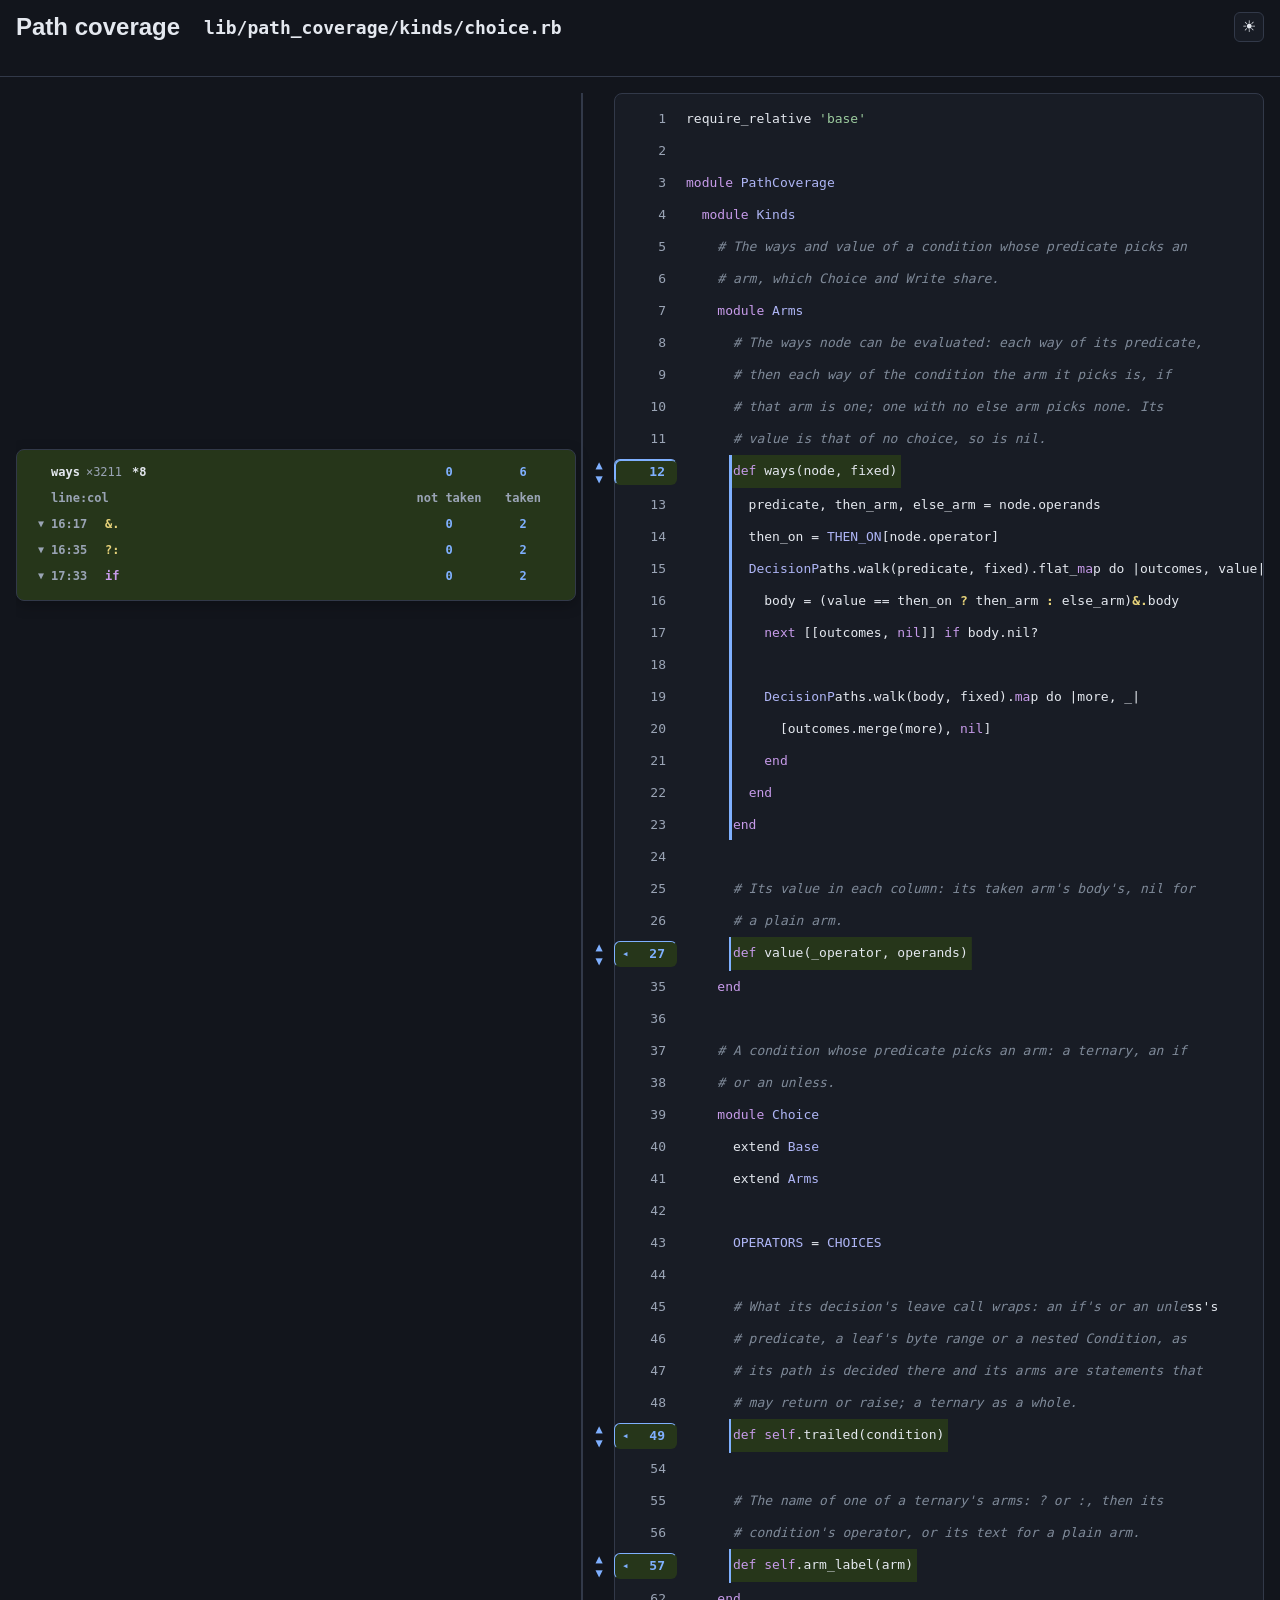
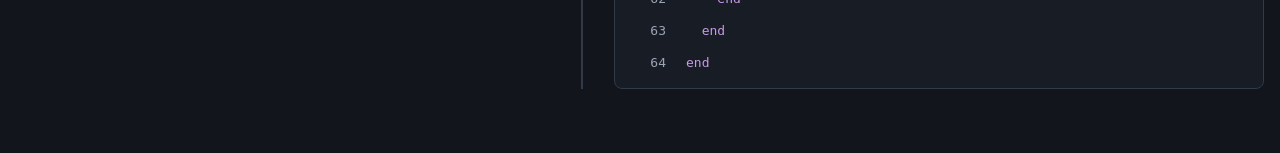
<file: samples/safe/choice.rb.html>
<!DOCTYPE html>
<html lang="en">
<head>
<meta charset="utf-8"/>
<meta name="viewport" content="width=device-width, initial-scale=1"/>
<title>Path coverage</title>
<style>
/*<![CDATA[*/
/* Blue (seen both ways) and orange (missing) stay distinct for
   red-green colour blindness; states also differ in form. */
:root {
  --bg: #FBFBFC;
  --surface: #FFFFFF;
  --panel: #F2F4F7;
  --fg: #1C2230;
  --muted: #5B6577;
  --rule: #D5DAE2;
  --ok: #1F5FBF;
  --ok-tint: #E6EEFA;
  --bad: #B54708;
  --on-status: #FFFFFF;
  --link: #1F5FBF;
  --font-body: "Helvetica Neue", Arial, sans-serif;
  --font-code: Menlo, Consolas, "DejaVu Sans Mono", monospace;
}
/* Dark, unless the page's html element names light, as the theme
   button does when pressed; so a page draws dark before any script
   runs. */
:root:not([data-theme="light"]) {
  --bg: #12151C; --surface: #181C25; --panel: #212633; --fg: #E4E8EF;
  --muted: #9AA4B5; --rule: #323949; --ok: #7FB0FF; --ok-tint: #1A2740;
  --bad: #F08A3C; --on-status: #12151C; --link: #7FB0FF;
  --syn-k: #C79BEA; --syn-s: #9CCB9E; --syn-c: #7F8A99;
  --syn-n: #E9A3C9; --syn-t: #AEB5F5; --syn-v: #7FCFC4; --syn-o: #E6D27A;
  color-scheme: dark;
}
/* Code's syntax colours, each muted so the orange, blue and green
   of coverage still stand out: keywords, strings, comments,
   numbers, constants, instance variables, and, in bold gold, the
   operators that decide a path, eg && and &. */
:root {
  --syn-k: #7E3BA0; --syn-s: #3B7550; --syn-c: #77808F;
  --syn-n: #9E4A78; --syn-t: #4B52A0; --syn-v: #2A7570; --syn-o: #7A6600;
}
/* The same colours in the code and in a decision's tree, its fold, and
   a card's rows, which quote the code. */
:is(.src, .fold, .statements .prow) .k { color: var(--syn-k); }
:is(.src, .fold, .statements .prow) .s { color: var(--syn-s); }
:is(.src, .fold, .statements .prow) .c { color: var(--syn-c); font-style: italic; }
:is(.src, .fold, .statements .prow) .n { color: var(--syn-n); }
:is(.src, .fold, .statements .prow) .t { color: var(--syn-t); }
:is(.src, .fold, .statements .prow) .v { color: var(--syn-v); }
:is(.src, .fold, .statements .prow) .o { color: var(--syn-o); font-weight: 700; }
/* Everything a decision's tree or a method's grid draws has this one
   tint, in either mode; status is only ever the orange or blue of
   an edge. A lit line, on a path being shown, is yellow. */
:root { --cond-tint: #E2F2D3; --lit: #FFE98A; }
:root:not([data-theme="light"]) { --cond-tint: #26361A; --lit: #5A4A12; }
/* --rail is the width of the column of trees and grids left of the
   code; dragging the divider changes it. */
body { --rail: 560px; }
body { margin: 0; background: var(--bg); color: var(--fg); font-family: var(--font-body); font-size: 14px; }
a { color: var(--link); }
.page {
  max-width: 1080px; margin: 0 auto; display: flex; flex-direction: column; gap: 16px;
  padding: 0 max(16px, env(safe-area-inset-right, 0px)) 64px max(16px, env(safe-area-inset-left, 0px));
}
/* A file's page is wider, to hold its rail beside its code. */
.page:has(.code) { max-width: 1800px; }
h1 { margin: 0; font-size: 24px; font-weight: 600; }
/* Every page's top line: the Path coverage title, a link back to
   the index on a file's page, then, on a file's page, its path. */
.top { display: flex; flex-wrap: wrap; align-items: center; gap: 8px 24px; }
.title { margin: 0; font-size: 24px; font-weight: 600; }
.title a { color: inherit; text-decoration: none; }
.title a:hover { text-decoration: underline; }
/* A file's path links back to its row on the index, which stops
   clear of the index's sticky header. */
h1.path a { color: inherit; text-decoration: none; }
h1.path a:hover { text-decoration: underline; }
table.files tr[id] { scroll-margin-top: 72px; }
.box { border: 1px solid var(--rule); border-radius: 8px; background: var(--surface); overflow-x: auto; }
table { width: 100%; border-collapse: collapse; font-size: 13px; font-variant-numeric: tabular-nums; }
th, td { padding: 10px 16px; text-align: left; }
th { background: var(--panel); }
td { border-top: 1px solid var(--rule); }
td:first-child { font-family: var(--font-code); }
/* The Total row frames the table's foot as the headings do its
   head, so it reads as a sum, not as one more file. */
tfoot td { background: var(--panel); font-weight: 600; border-top: 1px solid var(--fg); }
tfoot td:first-child { font-family: inherit; }
/* The index page's tabs, one per group of files; the selected
   one framed as the table's headings are. */
.tabs { display: flex; flex-wrap: wrap; gap: 4px; margin: 0 0 8px; }
.tabs [role="tab"] { font: inherit; font-size: 13px; padding: 6px 12px; border: 1px solid var(--rule); border-radius: 6px; background: var(--surface); color: var(--muted); cursor: pointer; }
.tabs [role="tab"][aria-selected="true"] { background: var(--panel); color: var(--fg); border-color: var(--fg); font-weight: 600; }
.tabs [role="tab"]:focus-visible { outline: 3px solid var(--link); outline-offset: 2px; }
.num, td:not(:first-child) { text-align: right; }
/* A total's taken, / of and % sit close, so a row still reads
   3 / 4 75%. The File column takes the table's spare width, so
   it never spreads them apart. These rules name the files table,
   so a path grid's taken cells are never matched. */
table.files tr > :first-child { width: 100%; }
table.files th, table.files td:not(:first-child) { white-space: nowrap; }
table.files .taken { text-align: right; padding-left: 32px; padding-right: 4px; }
table.files .of { text-align: left; padding-left: 0; padding-right: 6px; }
table.files .percent { text-align: right; padding-left: 6px; }
th button {
  font: 600 13px var(--font-body); color: var(--fg); background: none; border: 0;
  padding: 4px 0; cursor: pointer;
}
th button::after { content: " \2195"; color: var(--muted); }
th[aria-sort="ascending"] button::after { content: " \25B2"; color: var(--fg); }
th[aria-sort="descending"] button::after { content: " \25BC"; color: var(--fg); }
th button:focus-visible { outline: 3px solid var(--link); outline-offset: 2px; }

/* A file's page: plain source; on lines holding a condition the
   line numbers are one button. Every number has the same box, so
   digits stay aligned whether or not they are on a button. */
h1.path { font-family: var(--font-code); font-size: 18px; }
/* The top line, and on a file's page its path and decision lists,
   stick together as one header. */
.head {
  position: sticky; top: 0; z-index: 5;
  display: flex; flex-direction: column; gap: 10px;
  margin: 0 -16px; padding: 12px 16px; background: var(--bg);
  border-bottom: 1px solid var(--rule);
}
/* The theme button, small, at the title bar's right end, showing
   the theme it switches to: a moon for dark, a sun for light. */
.theme {
  margin-left: auto; width: 30px; height: 30px; padding: 0; font-size: 16px; line-height: 1;
  border: 1px solid var(--rule); border-radius: 6px; background: var(--surface);
  color: var(--fg); cursor: pointer;
}
.theme:hover { background: var(--panel); }
.theme:focus-visible { outline: 3px solid var(--link); outline-offset: 2px; }
.jumps { display: flex; flex-direction: column; gap: 8px; }
.jump-list { display: flex; gap: 6px; align-items: center; overflow-x: auto; white-space: nowrap; min-width: 0; }
.jump-label { width: 64px; flex-shrink: 0; font-size: 11px; color: var(--muted); text-transform: uppercase; letter-spacing: 0.06em; }
a.jump {
  font: 600 12px/22px var(--font-code); padding: 0 9px; border-radius: 999px;
  text-decoration: none; border: 1px solid; font-variant-numeric: tabular-nums;
}
/* A decision's jump wears the condition tint, edged in its status
   colour on the top and left only, as its line's button is. */
a.jump[data-status] { background: var(--cond-tint); border-right-color: transparent; border-bottom-color: transparent; }
a.jump[data-status="covered"] { color: var(--ok); border-top-color: var(--ok); border-left-color: var(--ok); }
a.jump[data-status="gaps"] { color: var(--bad); border-top-color: var(--bad); border-left-color: var(--bad); }
a.jump:focus-visible, .nav a:focus-visible { outline: 3px solid var(--link); outline-offset: 2px; }
/* The code sits right of the rail of cards. The rail's column is
   always there, --rail wide, and the divider in the gap after it
   drags to change that. */
.box:has(> .code) {
  position: relative; isolation: isolate; border: 0; background: none; border-radius: 0;
  display: grid; column-gap: 12px; grid-template-columns: var(--rail) minmax(0, 1fr);
}
.box > .rail { grid-column: 1; grid-row: 1; }
.box > .code { grid-column: 2; grid-row: 1; }
/* The source pane's border and background start after the rail,
   the gap and the nav column, so the arrows sit outside the pane
   yet scroll with their line. */
.box:has(> .code)::before {
  content: ""; position: absolute; inset: 0 0 0 calc(var(--rail) + 38px); z-index: -1;
  border: 1px solid var(--rule); border-radius: 8px;
  background: var(--surface); pointer-events: none;
}
/* The previous-gap arrow sits above the next, each half a line
   tall, keeping the gutter narrow. */
.nav { display: flex; flex-direction: column; justify-content: center; width: 26px; flex-shrink: 0; }
.nav a { width: 22px; text-align: center; line-height: 14px; font-size: 12px; color: var(--bad); text-decoration: none; }
/* A covered card's arrows, between the covered cards' lines, are
   blue, as their numbers are. */
.nav a[data-status="covered"] { color: var(--ok); }
.nav a:hover { color: var(--fg); }
.nav a[data-prev]::before { content: "\25B2"; }
.nav a[data-next]::before { content: "\25BC"; }
/* Every row is as wide as the longest line (or the pane, if
   wider), so a method's band, and a lit line, reach past the code
   when it scrolls sideways. */
.code {
  font-family: var(--font-code); font-size: 13px; line-height: 32px; padding: 10px 0;
  position: relative; isolation: isolate; min-width: 0; overflow-x: auto;
  display: grid; grid-template-columns: minmax(max-content, 1fr); align-content: start;
}
.line, .block { display: flex; align-items: flex-start; }
/* A loose decision's whole block, its lines' code included, opens its
   top card. */
.block { cursor: pointer; border-radius: 6px; }
.block:hover { filter: brightness(0.97); }
.line:has(.lineno) { cursor: default; }
.srcs { display: flex; flex-direction: column; }
.block .srcs { flex: 1; }
.src { white-space: pre; }
/* A lit line's background spans the code pane's full width. */
.line .src { flex: 1; }
/* Each line's code is as tall as its row, even an empty line's, so
   a method's stripe runs unbroken from row to row. */
.line > .src, .block > .srcs { align-self: stretch; }
.srcs > .src:last-child { flex-grow: 1; }
/* scroll-margin-top clears the sticky header when a link jumps to
   a line. */
.lineno {
  display: block; width: 52px; padding-right: 20px; text-align: right;
  color: var(--muted); font-variant-numeric: tabular-nums; flex-shrink: 0;
  scroll-margin-top: 190px;
}
/* A loose decision's button, its 9px right margin included, takes the
   72px a plain number takes, so its lines' code starts where every
   other line's does. Its 63px includes its borders, so at any zoom,
   where a border is rounded to whole screen pixels, its width
   holds. */
button.lnum {
  position: relative; display: flex; flex-direction: column; flex-shrink: 0;
  box-sizing: border-box; width: 63px;
  margin: 4px 9px 4px 0; padding: 0;
  border: 1px solid transparent; border-radius: 6px; cursor: pointer;
  font: 600 13px/24px var(--font-code); box-shadow: 0 1px 3px rgba(0, 0, 0, 0.22);
}
/* A loose decision's top card opens in the left rail: a closed button
   points left, where its card will open; an open one has no arrow,
   as a click leaves it open. */
button.lnum::before {
  content: "\25C2"; position: absolute; left: 7px; top: 4px;
  font-size: 11px; line-height: 24px;
}
button.lnum[aria-expanded="true"]::before { content: none; }
/* With a decision count the count and the triangle share the
   button's height, one 11px line each. */
button.lnum:has(.decision-count)::before { top: 12px; line-height: 11px; }
/* On a button over two or more lines the triangle sits at the
   very bottom. */
button.lnum:has(.lineno + .lineno)::before { top: auto; bottom: 2px; line-height: 11px; }
.decision-count {
  position: absolute; left: 7px; top: 1px;
  font-size: 9px; line-height: 11px; font-weight: 700;
}
button.lnum .lineno { width: 50px; padding-right: 11px; color: inherit; line-height: 32px; margin: -4px 0; }
/* A decision's button wears the condition tint, edged in its
   status colour on the top and left only. */
button.lnum[data-status] { box-shadow: none; background: var(--cond-tint); border-right-color: transparent; border-bottom-color: transparent; }
button.lnum[data-status="covered"] { color: var(--ok); border-top-color: var(--ok); border-left-color: var(--ok); }
button.lnum[data-status="gaps"] { color: var(--bad); border-top-color: var(--bad); border-left-color: var(--bad); }
button.lnum:hover { filter: brightness(1.1); }
button.lnum:focus-visible { outline: 3px solid var(--link); outline-offset: 1px; }
/* An open loose decision has its button's status edges, top and left,
   doubled to 2px. A jump to it opens its card, so its button has
   no outline of the jump to it. */
button.lnum[aria-expanded="true"][data-status="gaps"] { box-shadow: inset 1px 1px 0 var(--bad); }
button.lnum[aria-expanded="true"][data-status="covered"] { box-shadow: inset 1px 1px 0 var(--ok); }
button.lnum:has(.lineno:target) { outline: none; }
/* While a card is open, no button keeps a focus outline. */
body[data-open] button.lnum:focus-visible { outline: none; }
.rail { position: relative; min-width: 0; }
/* Each row lays its branch and label out at their own width, the
   label pushing its cells to the row's right edge, so a decision's
   cells line up in columns however long or deep its labels. */
.row { display: flex; align-items: center; gap: 8px; }
.row > :is(.text, .arm, .operator) { margin-right: auto; padding-right: 8px; }
/* An explicit width, not just a flex basis, so a row's natural
   width counts each cell as 26px, not as its one letter. */
.row > :is(.cell, .count) { flex: none; width: 26px; }
/* A thin rule under each decision's counts row, across the tree's
   full width through its 16px side padding. */
.decision > .row:first-child {
  border-bottom: 1px solid var(--rule); margin: 0 -16px 6px; padding: 0 16px 4px;
}
.operator { font-weight: 600; }
.row .arm { white-space: pre; font-weight: 600; }
.branch { white-space: pre; color: var(--muted); margin-right: -16px; }
/* A leaf's text is never wider than 48ch, nor than its row has
   room for: the rest of a long one scrolls within it, so its
   cells stay in their columns at the row's right edge. */
.row .text {
  white-space: pre; min-width: 0; max-width: 48ch;
  overflow-x: auto; scrollbar-width: thin;
}
/* A branch's cell, of the kind its data-bx names, drawn a whole
   row tall so branches join from row to row: v a vertical line,
   t a vertical with a stub right, l the top half of a vertical
   with a stub right, h a horizontal, s nothing. */
.bx { display: inline-block; width: 1ch; height: 30px; vertical-align: top; --stroke: linear-gradient(currentColor, currentColor); }
.bx[data-bx="v"] { background: var(--stroke) 50% 0 / 1px 100% no-repeat; }
.bx[data-bx="t"] { background: var(--stroke) 50% 0 / 1px 100% no-repeat, var(--stroke) 100% 50% / 50% 1px no-repeat; }
.bx[data-bx="l"] { background: var(--stroke) 50% 0 / 1px 50% no-repeat, var(--stroke) 100% 50% / 50% 1px no-repeat; }
.bx[data-bx="h"] { background: var(--stroke) 0 50% / 100% 1px no-repeat; }
/* Each path heads its column with a snake, a vertical ~ standing
   for the path below it, then 0, orange, for a path never taken,
   or *, blue, for one taken, its count on hover; a leaf's T or F
   on that path sits in a chip, as in a path grid, and a blank
   means the path never reached it. */
.row .count { text-align: center; font-variant-numeric: tabular-nums; color: var(--ok); font-weight: 600; }
.row .count::before { content: "\2240"; }
.row .count.never { color: var(--bad); }
.row .cell { text-align: center; }
.row .cell:is(:not(:empty), [data-mark]) {
  align-self: center; line-height: 22px; border-radius: 3px;
  background: var(--surface); color: var(--fg); font: 600 12px var(--font-code);
}
/* A cell's mark, drawn in place of a letter: a tick for a path
   that took a ?:'s arm, a return arrow for one that left the
   method at a return or a raise, a disc for a &. receiver not
   nil, an empty set for one nil. */
.row .cell[data-mark="taken"]::before { content: "\2713"; }
.row .cell[data-mark="leaves"]::before { content: "\21A9"; }
.row .cell[data-mark="present"]::before { content: "\25CF"; }
.row .cell[data-mark="absent"]::before { content: "\2205"; }
/* Hovering a cell with hover text, eg a path's count or a &.
   receiver's mark, shows that text in a chip above it. */
.row [data-hover] { position: relative; cursor: default; }
.row [data-hover]:hover::after {
  content: attr(data-hover); position: absolute; bottom: 100%; left: 50%;
  transform: translateX(-50%); z-index: 4; padding: 0 7px; border-radius: 4px;
  white-space: nowrap; font: 700 11px/20px var(--font-body); background: var(--fg); color: var(--bg);
}

/* The divider: the gap between the rail and the code, a line down
   its middle that darkens as it is hovered or dragged. */
.divider {
  position: absolute; top: 0; bottom: 0; left: var(--rail); width: 12px;
  cursor: col-resize; z-index: 4; touch-action: none;
}
.divider::after {
  content: ""; position: absolute; top: 0; bottom: 0; left: 5px; width: 2px;
  background: var(--rule);
}
.divider:hover::after, .divider.dragging::after { background: var(--link); }
body.dragging { cursor: col-resize; user-select: none; }

/* Within each method, each line of a method has a stripe in the
   method's status colour, just left of its def's d, from its def
   line to its last; its def line also has a band of the one tint,
   from its def to the end of its text. Both are backgrounds of the
   lines' code, placed in characters (side.js gives each line its
   def's column), so the code's own layout keeps them aligned. Open,
   a method's stripe thickens. */
/* Within each method, a method's body is folded under its def line
   until its def's number opens it, so the page starts as a list of
   def lines. */
.method-folded { display: none; }
/* The open method's def line, shifted down by side.js to stay just
   below the sticky header, covers the body lines passing under it. */
.def-stuck {
  position: relative; z-index: 3; background: var(--surface);
  box-shadow: 0 2px 6px rgba(0, 0, 0, 0.25);
}
.src.in-method {
  --method-colour: var(--bad); --stripe: 2px;
  --at: calc(var(--def-col) * 1ch - 4px);
  background-image: linear-gradient(var(--method-colour), var(--method-colour));
  background-size: var(--stripe) 100%;
  background-position: var(--at) 0;
  background-repeat: no-repeat;
}
.src.in-method[data-method-status="covered"] { --method-colour: var(--ok); }
.src.in-method.method-open { --stripe: 3px; }
/* A def line's band stops 1px short of its line's bottom, so the
   bands of def lines one after another, eg one-line methods, stay
   apart. Its stripe runs the full height, on into its body, but on
   its method's last line, where it too stops 1px short, so the
   stripes of methods one after another stay apart as well. */
.src.def-line {
  --band: calc((var(--def-end) - var(--def-col)) * 1ch + 8px) calc(100% - 1px);
  background-image:
    linear-gradient(var(--method-colour), var(--method-colour)),
    linear-gradient(var(--cond-tint), var(--cond-tint));
  background-size: var(--stripe) 100%, var(--band);
  background-position: var(--at) 0, var(--at) 0;
}
.src.in-method.method-end { background-size: var(--stripe) calc(100% - 1px); }
.src.def-line.method-end { background-size: var(--stripe) calc(100% - 1px), var(--band); }
/* A card floats in the rail, level with its first line (its top
   set by side.js), framed by a border, rounded corners and a
   shadow, its rows 16px in from its sides. */
.rail .pathgrid {
  position: absolute; left: 0; right: 0; z-index: 2; overflow-x: auto; overflow-y: hidden;
  background: var(--cond-tint); font: 600 12px var(--font-code);
  border: 1px solid var(--rule); border-radius: 8px; box-shadow: 0 4px 14px rgba(0, 0, 0, 0.25);
}
.prow { position: absolute; left: 16px; display: flex; gap: 2px; white-space: nowrap; }
/* A statement card's rows flow down it, 10px above the first and
   below the last, so a fold open under a row pushes the rows after
   it down. */
.statements { padding: 10px 0; }
.statements .prow { position: static; padding: 0 16px; margin-bottom: 2px; }
/* A decision's fold draws the decision's tree in the code's font, its
   rows as tall as the card's. Open, it takes its row's
   place right of the row's arrow and line:col, 88px in (the card's
   16px padding, the arrow's 16px, the label's 52px and two 2px
   gaps): its first row, the decision's operator and its count on each
   path, stands where the row's top and counts were, which hide,
   and its other rows are indented as far, so they stay aligned
   with the operator. The rows it reveals, below its first row
   (24px and 2px padding), are tinted a shade off the card,
   toward the text colour, so in either theme they stand out as
   opened, with no rule needed above or below them. Lying over
   its row, it takes no click itself, so one on the row's arrow
   or line:col beneath reaches the row and folds it back; its
   tree's rows take theirs. */
.fold {
  position: relative; margin: -26px 0 6px; padding: 0 16px 4px 88px;
  font: 400 13px var(--font-code); line-height: 24px; color: var(--fg);
  pointer-events: none;
  background: linear-gradient(transparent 26px,
    color-mix(in srgb, var(--cond-tint), var(--fg) 6%) 26px);
}
.fold:last-child { margin-bottom: 0; }
.fold .decision { pointer-events: auto; }
.fold .bx { height: 24px; }
.fold .decision > .row:first-child {
  border-bottom: 0; margin: 0 0 4px; padding: 0 0 2px; cursor: pointer;
}
.statements .prow.decision:has(> .fold-arrow[aria-expanded="true"]) > .pcell { visibility: hidden; }
/* A decision row's arrow, left of its line:col, points down while its
   fold is shut and up while it is open; every other row's label
   is indented by the arrow's width and the gap after it, so the
   labels line up. */
.fold-arrow {
  flex: none; width: 16px; padding: 0; border: none; background: none;
  font: inherit; font-size: 10px; line-height: 24px; color: var(--muted); cursor: pointer;
}
.fold-arrow::before { content: "\25BC"; }
.fold-arrow[aria-expanded="true"]::before { content: "\25B2"; }
.prow.decision:hover .fold-arrow, .fold-arrow[aria-expanded="true"] { color: var(--link); }
.fold-arrow:focus-visible { outline: 3px solid var(--link); outline-offset: 2px; }
.statements .prow > .plabel:first-child { margin-left: 18px; }
/* A grid's line labels sit at its left padding, as a tree's labels
   do, their fixed width keeping the cells in columns. */
.plabel { width: 48px; flex-shrink: 0; text-align: left; padding-right: 8px; color: var(--muted); line-height: 24px; }
.pcell { width: 24px; flex-shrink: 0; text-align: center; line-height: 24px; border-radius: 3px; }
/* A statement card's cells hold words, eg return, not T or F. Its
   line:col labels are narrow, so each row's top follows close
   after, left aligned, its paths and taken at the card's right
   edge; the title row's name is as wide as it needs. */
.statements .pcell { width: 72px; cursor: default; }
.statements .plabel { width: 44px; padding-right: 8px; overflow: visible; }
.statements .prow.calls .plabel { width: auto; }
.statements .plabel + .pcell { flex: 1; min-width: 56px; text-align: left; }
.statements .prow.decision, .statements .prow.decision .pcell { cursor: pointer; }
.statements .prow.decision:hover .pcell:not(.not-taken):not(.was-taken), .statements .prow.decision:hover .plabel { color: var(--link); }
.statements .prow.columns .plabel, .statements .prow.columns .pcell { color: var(--muted); }
/* A card's paths not taken are orange and those taken blue, as a
   status always is; its column titles are too, as their key. None
   not taken, 0, is no gap, so is blue. */
.statements .pcell.not-taken { color: var(--bad); }
.statements .pcell.was-taken,
.statements .pcell.not-taken.none { color: var(--ok); }
.prow.calls .plabel { color: var(--fg); }
/* How many times a card's method was called, after its name; a gap,
   never called, coloured as one. */
.call-count { margin-left: 6px; color: var(--muted); font-weight: 400; }
.call-count.never { color: var(--bad); font-weight: 600; }
/* Hovering a card's row lights its line in the code; hovering a
   fold's row marks the characters of its operand. */
.src.lit { background: var(--cond-tint); }
mark.chars { background: var(--lit); color: inherit; border-radius: 3px; box-shadow: 0 0 0 2px var(--lit); }
/* The fold row of the code under the pointer, lit as marked code is. */
.fold .row.hovered, .statements .prow.hovered {
  background: var(--lit); border-radius: 3px;
}
.fold .row[data-at] { cursor: default; }
.fold .row[data-at]:hover { background: rgba(255, 255, 255, 0.08); }

/* A row of jumps with none keeps its height, though hidden, so the
   sticky header, and the code below it, never move. */
.jump-list[data-empty] { visibility: hidden; }
/* The number of each method's def line wears a loose decision's
   button's look: the one tint, edged on the top and left in its
   status colour, orange for gaps and blue for covered, with an
   arrow pointing left while its card is closed, and none while it
   is open. Its 63px and its 9px right margin take the 72px a plain
   number takes, as a loose decision's button does, so its line's code
   starts where every other line's does and its digits end where
   theirs do. */
.lineno.mdef {
  position: relative; box-sizing: border-box; width: 63px; padding-right: 11px;
  margin: 4px 9px 4px 0; line-height: 24px; cursor: pointer;
  font: 600 13px/24px var(--font-code); border: 1px solid transparent;
  border-radius: 6px; background: var(--cond-tint);
  --mdef-status: var(--bad); color: var(--mdef-status);
  border-top-color: var(--mdef-status); border-left-color: var(--mdef-status);
}
.lineno.mdef[data-status="covered"] { --mdef-status: var(--ok); }
.lineno.mdef::before {
  content: "\25C2"; position: absolute; left: 7px; top: 0; font-size: 11px;
}
.lineno.mdef[aria-expanded="true"]::before { content: none; }
.lineno.mdef[aria-expanded="true"] { box-shadow: inset 1px 1px 0 var(--mdef-status); }
.lineno.mdef:hover { filter: brightness(1.1); }
/* A line's gap arrows sit in the middle of its row, level with its
   number, however tall its row is. */
.nav { align-self: stretch; }

/*]]>*/
</style>
</head>
<body>
<main class="page"></main>
<script>
//<![CDATA[
window.pathCoverage = {"schema":1,"page":"file","path":"lib/path_coverage/kinds/choice.rb","lines":[{"text":"require_relative 'base'","tokens":[[17,23,"s"]],"status":null,"span":null},{"text":"","tokens":[],"status":null,"span":null},{"text":"module PathCoverage","tokens":[[0,6,"k"],[7,19,"t"]],"status":null,"span":null},{"text":"  module Kinds","tokens":[[2,8,"k"],[9,14,"t"]],"status":null,"span":null},{"text":"    # The ways and value of a condition whose predicate picks an","tokens":[[4,64,"c"]],"status":null,"span":null},{"text":"    # arm, which Choice and Write share.","tokens":[[4,40,"c"]],"status":null,"span":null},{"text":"    module Arms","tokens":[[4,10,"k"],[11,15,"t"]],"status":null,"span":null},{"text":"      # The ways node can be evaluated: each way of its predicate,","tokens":[[6,66,"c"]],"status":null,"span":null},{"text":"      # then each way of the condition the arm it picks is, if","tokens":[[6,62,"c"]],"status":null,"span":null},{"text":"      # that arm is one; one with no else arm picks none. Its","tokens":[[6,61,"c"]],"status":null,"span":null},{"text":"      # value is that of no choice, so is nil.","tokens":[[6,46,"c"]],"status":null,"span":null},{"text":"      def ways(node, fixed)","tokens":[[6,9,"k"]],"status":null,"span":null},{"text":"        predicate, then_arm, else_arm = node.operands","tokens":[],"status":null,"span":null},{"text":"        then_on = THEN_ON[node.operator]","tokens":[[18,25,"t"]],"status":null,"span":null},{"text":"        DecisionPaths.walk(predicate, fixed).flat_map do |outcomes, value|","tokens":[[8,17,"t"],[50,52,"k"]],"status":null,"span":null},{"text":"          body = (value == then_on ? then_arm : else_arm)&.body","tokens":[[35,36,"o"],[46,47,"o"],[57,59,"o"]],"status":"covered","span":[16,16]},{"text":"          next [[outcomes, nil]] if body.nil?","tokens":[[10,14,"k"],[27,30,"k"],[33,35,"k"]],"status":"covered","span":[17,17]},{"text":"","tokens":[],"status":null,"span":null},{"text":"          DecisionPaths.walk(body, fixed).map do |more, _|","tokens":[[10,19,"t"],[42,44,"k"]],"status":null,"span":null},{"text":"            [outcomes.merge(more), nil]","tokens":[[35,38,"k"]],"status":null,"span":null},{"text":"          end","tokens":[[10,13,"k"]],"status":null,"span":null},{"text":"        end","tokens":[[8,11,"k"]],"status":null,"span":null},{"text":"      end","tokens":[[6,9,"k"]],"status":null,"span":null},{"text":"","tokens":[],"status":null,"span":null},{"text":"      # Its value in each column: its taken arm's body's, nil for","tokens":[[6,65,"c"]],"status":null,"span":null},{"text":"      # a plain arm.","tokens":[[6,20,"c"]],"status":null,"span":null},{"text":"      def value(_operator, operands)","tokens":[[6,9,"k"]],"status":null,"span":null},{"text":"        _, *arms = operands","tokens":[],"status":null,"span":null},{"text":"        bodies = arms.map { |arm| arm[:body]&.fetch(:cells) }","tokens":[[38,43,"s"],[44,46,"o"],[52,58,"s"]],"status":"covered","span":[29,29]},{"text":"        arms.first[:cells].each_index.map do |column|","tokens":[[19,25,"s"],[42,44,"k"]],"status":null,"span":null},{"text":"          taken = arms.index { |arm| arm[:cells][column] }","tokens":[[41,47,"s"]],"status":null,"span":null},{"text":"          taken && bodies[taken]&.fetch(column)","tokens":[[16,18,"o"],[32,34,"o"]],"status":"covered","span":[32,32]},{"text":"        end","tokens":[[8,11,"k"]],"status":null,"span":null},{"text":"      end","tokens":[[6,9,"k"]],"status":null,"span":null},{"text":"    end","tokens":[[4,7,"k"]],"status":null,"span":null},{"text":"","tokens":[],"status":null,"span":null},{"text":"    # A condition whose predicate picks an arm: a ternary, an if","tokens":[[4,64,"c"]],"status":null,"span":null},{"text":"    # or an unless.","tokens":[[4,19,"c"]],"status":null,"span":null},{"text":"    module Choice","tokens":[[4,10,"k"],[11,17,"t"]],"status":null,"span":null},{"text":"      extend Base","tokens":[[13,17,"t"]],"status":null,"span":null},{"text":"      extend Arms","tokens":[[13,17,"t"]],"status":null,"span":null},{"text":"","tokens":[],"status":null,"span":null},{"text":"      OPERATORS = CHOICES","tokens":[[6,15,"t"],[18,25,"t"]],"status":null,"span":null},{"text":"","tokens":[],"status":null,"span":null},{"text":"      # What its decision's leave call wraps: an if's or an unless's","tokens":[[6,64,"c"]],"status":null,"span":null},{"text":"      # predicate, a leaf's byte range or a nested Condition, as","tokens":[[6,64,"c"]],"status":null,"span":null},{"text":"      # its path is decided there and its arms are statements that","tokens":[[6,66,"c"]],"status":null,"span":null},{"text":"      # may return or raise; a ternary as a whole.","tokens":[[6,50,"c"]],"status":null,"span":null},{"text":"      def self.trailed(condition)","tokens":[[6,9,"k"],[10,14,"k"]],"status":null,"span":null},{"text":"        return condition if condition.operator == '?:'","tokens":[[8,14,"k"],[25,27,"k"],[50,54,"s"]],"status":"covered","span":[50,50]},{"text":"","tokens":[],"status":null,"span":null},{"text":"        condition.operands.first","tokens":[],"status":null,"span":null},{"text":"      end","tokens":[[6,9,"k"]],"status":null,"span":null},{"text":"","tokens":[],"status":null,"span":null},{"text":"      # The name of one of a ternary's arms: ? or :, then its","tokens":[[6,61,"c"]],"status":null,"span":null},{"text":"      # condition's operator, or its text for a plain arm.","tokens":[[6,58,"c"]],"status":null,"span":null},{"text":"      def self.arm_label(arm)","tokens":[[6,9,"k"],[10,14,"k"]],"status":null,"span":null},{"text":"        mark = arm[:arm] == :then ? '?' : ':'","tokens":[[19,23,"s"],[28,33,"s"],[34,35,"o"],[36,39,"s"],[40,41,"o"],[42,45,"s"]],"status":"covered","span":[58,58]},{"text":"        body = arm[:body]","tokens":[[19,24,"s"]],"status":null,"span":null},{"text":"        \"#{mark} #{body ? body[:operator] : arm[:text]}\"","tokens":[[8,9,"s"],[16,17,"s"],[24,25,"o"],[31,40,"s"],[42,43,"o"],[48,53,"s"],[55,56,"s"]],"status":"covered","span":[60,60]},{"text":"      end","tokens":[[6,9,"k"]],"status":null,"span":null},{"text":"    end","tokens":[[4,7,"k"]],"status":null,"span":null},{"text":"  end","tokens":[[2,5,"k"]],"status":null,"span":null},{"text":"end","tokens":[[0,3,"k"]],"status":null,"span":null}],"cards":[{"first":12,"last":23,"column":6,"status":"covered","top":false,"decisions":null,"title":{"name":"ways","calls":3211,"ways":8,"notTaken":0,"taken":6},"rows":[{"at":"16:17","decision":"lib/path_coverage/kinds/choice.rb:16:17","top":{"text":"&.","tokens":[[0,2,"o"]]},"paths":2,"taken":2,"fold":[{"kind":"decision","branch":"","label":{"text":"&.","tokens":[[0,2,"o"]]},"at":[16,17,16,63],"else":null,"counts":[4752,1758]},{"kind":"operand","branch":"lhs","label":{"text":"(value == then_on ? then_arm : else_arm)","tokens":[[18,19,"o"],[29,30,"o"]]},"at":[16,17,16,57],"cells":[["","present","not nil"],["","absent","nil"]]}]},{"at":"16:35","decision":"lib/path_coverage/kinds/choice.rb:16:35","top":{"text":"?:","tokens":[[0,2,"o"]]},"paths":2,"taken":2,"fold":[{"kind":"decision","branch":"","label":{"text":"?:","tokens":[[0,2,"o"]]},"at":[16,18,16,56],"else":null,"counts":[3235,3275]},{"kind":"operand","branch":"ths","label":{"text":"value == then_on","tokens":[]},"at":[16,18,16,34],"cells":[["T",null,null],["F",null,null]]},{"kind":"arm","branch":"ths","label":{"text":"? then_arm","tokens":[[0,1,"o"]]},"at":[16,37,16,45],"cells":[["","taken",null],["",null,null]]},{"kind":"arm","branch":"lhs","label":{"text":": else_arm","tokens":[[0,1,"o"]]},"at":[16,48,16,56],"cells":[["",null,null],["","taken",null]]}]},{"at":"17:33","decision":"lib/path_coverage/kinds/choice.rb:17:33","top":{"text":"if","tokens":[[0,2,"k"]]},"paths":2,"taken":2,"fold":[{"kind":"decision","branch":"","label":{"text":"if","tokens":[[0,2,"k"]]},"at":[17,33,17,45],"else":null,"counts":[6454,56]},{"kind":"operand","branch":"lhs","label":{"text":"body.nil?","tokens":[]},"at":[17,36,17,45],"cells":[["T",null,null],["F",null,null]]}]}]},{"first":27,"last":34,"column":6,"status":"covered","top":false,"decisions":null,"title":{"name":"value","calls":700,"ways":8,"notTaken":0,"taken":6},"rows":[{"at":"29:34","decision":"lib/path_coverage/kinds/choice.rb:29:34","top":{"text":"&.","tokens":[[0,2,"o"]]},"paths":2,"taken":2,"fold":[{"kind":"decision","branch":"","label":{"text":"&.","tokens":[[0,2,"o"]]},"at":[29,34,29,59],"else":null,"counts":[11,1001]},{"kind":"operand","branch":"lhs","label":{"text":"arm[:body]","tokens":[[4,9,"s"]]},"at":[29,34,29,44],"cells":[["","present","not nil"],["","absent","nil"]]}]},{"at":"32:10","decision":"lib/path_coverage/kinds/choice.rb:32:10","top":{"text":"&&","tokens":[[0,2,"o"]]},"paths":4,"taken":4,"fold":[{"kind":"decision","branch":"","label":{"text":"&&","tokens":[[0,2,"o"]]},"at":[32,10,32,47],"else":null,"counts":[11,12,1011,391]},{"kind":"operand","branch":"ths","label":{"text":"taken","tokens":[]},"at":[32,10,32,15],"cells":[["T",null,null],["T",null,null],["T",null,null],["F",null,null]]},{"kind":"subtree","branch":"lhs","label":{"text":"&.","tokens":[[0,2,"o"]]},"at":[32,19,32,47],"cells":[["T",null,null],["F",null,null],["F",null,null],["",null,null]]},{"kind":"operand","branch":"ssslhs","label":{"text":"bodies[taken]","tokens":[]},"at":[32,19,32,32],"cells":[["","present","not nil"],["","present","not nil"],["","absent","nil"],["",null,null]]},{"kind":"operand","branch":"sssssslhs","label":{"text":"fetch(column)","tokens":[]},"at":[32,19,32,47],"cells":[["T",null,null],["F",null,null],["",null,null],["",null,null]]}]}]},{"first":49,"last":53,"column":6,"status":"covered","top":false,"decisions":null,"title":{"name":"trailed","calls":122,"ways":2,"notTaken":0,"taken":2},"rows":[{"at":"50:25","decision":"lib/path_coverage/kinds/choice.rb:50:25","top":{"text":"if","tokens":[[0,2,"k"]]},"paths":2,"taken":2,"fold":[{"kind":"decision","branch":"","label":{"text":"if","tokens":[[0,2,"k"]]},"at":[50,25,50,54],"else":null,"counts":[72,50]},{"kind":"operand","branch":"ths","label":{"text":"condition.operator == '?:'","tokens":[[22,26,"s"]]},"at":[50,28,50,54],"cells":[["T",null,null],["F",null,null]]},{"kind":"leaves","branch":"lhs","label":{"text":"return","tokens":[[0,6,"k"]]},"at":[50,8,50,24],"cells":[["","leaves",null],["",null,null]]}]}]},{"first":57,"last":61,"column":6,"status":"covered","top":false,"decisions":null,"title":{"name":"arm_label","calls":32,"ways":4,"notTaken":0,"taken":4},"rows":[{"at":"58:34","decision":"lib/path_coverage/kinds/choice.rb:58:34","top":{"text":"?:","tokens":[[0,2,"o"]]},"paths":2,"taken":2,"fold":[{"kind":"decision","branch":"","label":{"text":"?:","tokens":[[0,2,"o"]]},"at":[58,15,58,45],"else":null,"counts":[16,16]},{"kind":"operand","branch":"ths","label":{"text":"arm[:arm] == :then","tokens":[[4,8,"s"],[13,18,"s"]]},"at":[58,15,58,33],"cells":[["T",null,null],["F",null,null]]},{"kind":"arm","branch":"ths","label":{"text":"? '?'","tokens":[[0,1,"o"],[2,5,"s"]]},"at":[58,36,58,39],"cells":[["","taken",null],["",null,null]]},{"kind":"arm","branch":"lhs","label":{"text":": ':'","tokens":[[0,1,"o"],[2,5,"s"]]},"at":[58,42,58,45],"cells":[["",null,null],["","taken",null]]}]},{"at":"60:24","decision":"lib/path_coverage/kinds/choice.rb:60:24","top":{"text":"?:","tokens":[[0,2,"o"]]},"paths":2,"taken":2,"fold":[{"kind":"decision","branch":"","label":{"text":"?:","tokens":[[0,2,"o"]]},"at":[60,19,60,54],"else":null,"counts":[2,30]},{"kind":"operand","branch":"ths","label":{"text":"body","tokens":[]},"at":[60,19,60,23],"cells":[["T",null,null],["F",null,null]]},{"kind":"arm","branch":"ths","label":{"text":"? body[:operator]","tokens":[[0,1,"o"],[7,16,"s"]]},"at":[60,26,60,41],"cells":[["","taken",null],["",null,null]]},{"kind":"arm","branch":"lhs","label":{"text":": arm[:text]","tokens":[[0,1,"o"],[6,11,"s"]]},"at":[60,44,60,54],"cells":[["",null,null],["","taken",null]]}]}]}]};
// Draws a path coverage page from its data, window.pathCoverage, as
// schema.json has it, into the page's <main>. It runs before the
// page's other scripts, which then find the page as they would had
// it been written whole. report.js computes; this only draws.
(function () {
  'use strict';

  var SCHEMA = 1;
  var data = window.pathCoverage;
  if (!data || data.schema !== SCHEMA) {
    throw new Error('path coverage: page data of schema ' +
      (data && data.schema) + ', but render.js draws schema ' + SCHEMA);
  }

  // text, escaped for HTML.
  function esc(text) {
    return String(text)
      .replace(/&/g, '&amp;').replace(/</g, '&lt;').replace(/>/g, '&gt;')
      .replace(/"/g, '&quot;').replace(/'/g, '&#39;');
  }

  // code, {text, tokens}, escaped, each token's range, its columns
  // counting characters, in a span of its class.
  function painted(code) {
    var chars = Array.from(code.text);
    var at = 0;
    var out = '';
    code.tokens.forEach(function (token) {
      out += esc(chars.slice(at, token[0]).join('')) +
        '<span class="' + token[2] + '">' +
        esc(chars.slice(token[0], token[1]).join('')) + '</span>';
      at = token[1];
    });
    return out + esc(chars.slice(at).join(''));
  }

  // ---------------------------------------------------------------
  // The index page.

  // A table cell, sorted by sort, showing content, with title as its
  // hover and css as its class, each when given.
  function td(sort, content, title, css) {
    var klass = css ? ' class="' + css + '"' : '';
    var hover = title ? ' title="' + title + '"' : '';
    return '<td' + klass + ' data-sort="' + esc(sort) + '"' + hover + '>' +
      content + '</td>';
  }

  // Why a total of no paths shows no percent.
  var NONE = 'no method with two or more decisions';

  // The cells after a row's file: its decisions, then its paths combined
  // taken, / of and percent.
  function counts(row) {
    var taken = row.combined[0];
    var possible = row.combined[1];
    var percent = row.percent === null
      ? td('', '-', NONE, 'percent')
      : td(row.percent, row.percent + '%', null, 'percent');
    return td(row.decisions, row.decisions) +
      td(taken, taken, null, 'taken') +
      td(possible, '/ ' + possible, null, 'of') + percent;
  }

  // The heading row of a files table, every column sortable.
  function headRow() {
    var heading = function (attrs, column, type, label) {
      return '<th' + attrs + ' aria-sort="none"><button type="button"' +
        ' data-column="' + column + '" data-type="' + type + '">' +
        label + '</button></th>';
    };
    var parts = [['taken', 'taken'], ['of', '/ of'], ['percent', '%']];
    var cells = [heading('', 0, 'text', 'File'),
      heading(' class="num"', 1, 'number', 'Decisions')].concat(
      parts.map(function (part, i) {
        return heading(' class="' + part[0] + '"', 2 + i, 'number', part[1]);
      }));
    return '<tr>\n' + cells.join('\n') + '\n</tr>';
  }

  // The index-th tab's table; any but the first hidden, only the
  // first giving its rows ids, as the others repeat its rows.
  function table(index, shown) {
    var anchored = index === 0;
    var body = shown.rows.map(function (row) {
      var path = esc(row.path);
      var link = '<a href="files/' + path + '.html">' + path + '</a>';
      var id = anchored ? ' id="row-' + path + '"' : '';
      return '<tr' + id + '>' + td(row.path, link) + counts(row) + '</tr>';
    }).join('\n');
    var hidden = anchored ? '' : ' hidden="hidden"';
    return [
      '<table class="files" id="files-' + index + '" role="tabpanel"' +
        hidden + '>',
      '<thead>\n' + headRow() + '\n</thead>',
      '<tbody>\n' + body + '\n</tbody>',
      '<tfoot>\n<tr>' + td('Total', 'Total') + counts(shown.total) +
        '</tr>\n</tfoot>',
      '</table>'
    ].join('\n');
  }

  // The tab bar, a tab per table, the first selected; none for one
  // table.
  function tabs(tables) {
    if (tables.length < 2) { return ''; }
    var buttons = tables.map(function (shown, i) {
      return '<button type="button" role="tab" aria-selected="' +
        (i === 0) + '" aria-controls="files-' + i + '">' +
        esc(shown.name) + '</button>';
    });
    return '<nav class="tabs" role="tablist" aria-label="Groups">' +
      buttons.join('') + '</nav>';
  }

  // The paragraph naming the operators ignored; none when none are.
  function ignored(names) {
    if (names.length === 0) { return ''; }
    return '<p class="ignored" data-ignored="">' +
      esc('Ignored: ' + names.join(', ')) + '</p>';
  }

  // The paragraph naming each tool that measured the run and its
  // version, eg ruby 4.0.5; none for a run that names none.
  function measuredBy(tools) {
    var names = Object.keys(tools || {});
    if (names.length === 0) { return ''; }
    var each = names.map(function (name) {
      return name + ' ' + tools[name];
    });
    return '<p class="measured-by" data-measured-by="">' +
      esc('Measured by: ' + each.join(', ')) + '</p>';
  }

  // The index page's <main>.
  function indexPage(page) {
    var tables = page.tables.map(function (shown, i) {
      return table(i, shown);
    }).join('\n');
    return '\n<header class="head" data-head="">\n' +
      '<div class="top"><h1 class="title">Path coverage</h1>' +
      '<button type="button" class="theme" aria-label="Light or dark">' +
      '</button></div>\n</header>\n' + tabs(page.tables) +
      '\n<div class="box">\n' + tables + '\n</div>' +
      ignored(page.ignored) + measuredBy(page.measured_by) + '\n';
  }

  // ---------------------------------------------------------------
  // A file page's cards' folds.

  // The cell drawing a branch, one kind per letter.
  function branchCell(branch) {
    var cells = Array.from(branch).map(function (kind) {
      return '<span class="bx" data-bx="' + kind + '"></span>';
    });
    return '<span class="branch" data-branch="" aria-hidden="true">' +
      cells.join('') + '</span>';
  }

  // Example: 1284 gives 1,284 times.
  function times(count) {
    var digits = String(count).replace(/\B(?=(\d{3})+(?!\d))/g, ',');
    return digits + (count === 1 ? ' time' : ' times');
  }

  // A decision row's count cells, 0 for a path never taken, else *.
  function countCells(counts) {
    return counts.map(function (count) {
      var never = count === 0;
      return '<span class="' + (never ? 'count never' : 'count') +
        '" data-count="" data-hover="' + times(count) + '">' +
        (never ? '0' : '*') + '</span>';
    }).join('');
  }

  // A fold row's cells, each [text, mark, hover].
  function valueCells(cells) {
    return cells.map(function (cell) {
      var attrs = 'class="cell" data-cell=""';
      if (cell[1] !== null) { attrs += ' data-mark="' + esc(cell[1]) + '"'; }
      if (cell[2] !== null) { attrs += ' data-hover="' + esc(cell[2]) + '"'; }
      return '<span ' + attrs + '>' + esc(cell[0]) + '</span>';
    }).join('');
  }

  // The attribute marking each kind of fold row, and the class and
  // attribute of its label's span.
  var KINDS = {
    decision: ['', 'operator" data-operator="'],
    subtree: [' data-subtree=""', 'operator" data-operator="'],
    operand: [' data-operand=""', 'text" data-text="'],
    arm: [' data-arm=""', 'arm" data-label="'],
    leaves: [' data-leaves=""', 'arm" data-label="']
  };

  // The attribute name="line,column,line,column" of at; none for null.
  function atAttr(at, name) {
    return at ? ' ' + name + '="' + at.join(',') + '"' : '';
  }

  // One fold row.
  function foldRow(row) {
    var kind = KINDS[row.kind];
    var lead = row.branch === '' ? '' : branchCell(row.branch);
    var cells = row.counts ? countCells(row.counts) : valueCells(row.cells);
    var attrs = kind[0] + atAttr(row.at, 'data-at') +
      atAttr(row.else, 'data-else');
    return '<div class="row"' + attrs + '>' + lead + '<span class="' +
      kind[1] + '">' + painted(row.label) + '</span>' + cells + '</div>';
  }

  // ---------------------------------------------------------------
  // A file page's cards.

  // The class each of a card row's cells adds after pcell.
  var CELLS = ['', ' not-taken', ' was-taken'];

  // A card row: attrs, lead, its label, then a span per cell.
  function cardRow(attrs, label, cells, lead) {
    var spans = cells.map(function (cell, i) {
      var none = CELLS[i] === ' not-taken' && cell === '0' ? ' none' : '';
      return '<span class="pcell' + CELLS[i] + none + '">' + cell + '</span>';
    });
    return '<div ' + attrs + '>' + (lead || '') +
      '<span class="plabel">' + label + '</span>' + spans.join('') + '</div>';
  }

  // How many times a method was called, after its name; none when not
  // known.
  function callCount(calls) {
    if (calls === null) { return ''; }
    var css = calls === 0 ? 'call-count never' : 'call-count';
    return '<span class="' + css + '">&times;' + calls + '</span>';
  }

  // One row of a card, then its fold, if it has one.
  function statementRow(row) {
    var count = row.taken;
    var counts = count === null ? ['?', '?'] :
      [String(row.paths - count), String(count)];
    var cells = [painted(row.top)].concat(counts);
    var css = row.decision ? 'prow decision' : 'prow';
    var attrs = 'class="' + css + '" data-line="' +
      parseInt(row.at.match(/\d+/)[0], 10) + '"';
    var fold = row.fold ? row.fold.map(foldRow).join('') : null;
    var lead = fold === null ? '' :
      '<button type="button" class="fold-arrow" aria-expanded="false"' +
      ' aria-label="Paths of ' + row.at + '"></button>';
    var folded = fold === null ? '' :
      '<div class="fold" data-decision="' + row.decision + '" hidden="hidden">' +
      '<div class="decision" data-decision="">' + fold + '</div></div>';
    return cardRow(attrs, row.at, cells, lead) + folded;
  }

  // A card's HTML: its title row, its columns row, then its rows.
  function cardHtml(card) {
    var title = card.title;
    var label = esc(title.name) + callCount(title.calls);
    var head = cardRow('class="prow calls" data-line="' + card.first + '"',
      label, ['*' + title.ways, String(title.notTaken), String(title.taken)]) +
      cardRow('class="prow columns"', 'line:col',
        ['', 'not taken', 'taken']);
    var grid = card.top ? 'pathgrid statements top-level' : 'pathgrid statements';
    var attrs = 'id="paths-' + card.first + '" data-first="' + card.first +
      '" data-col="' + card.column + '" data-last="' + card.last +
      '" data-status="' + card.status + '" hidden="hidden"';
    return '<div class="' + grid + '" ' + attrs + '>' + head +
      card.rows.map(statementRow).join('') + '</div>';
  }

  // ---------------------------------------------------------------
  // A file page's listing and nav.

  // The first lines of the cards of status, in line order.
  function firsts(cards, status) {
    return cards.filter(function (card) { return card.status === status; })
      .map(function (card) { return card.first; })
      .sort(function (a, b) { return a - b; });
  }

  // Each status's arrows, gaps first, and how a label names it.
  var STATUSES = [['gaps', 'with gaps'], ['covered', 'covered']];

  // The header's row of jumps, to each card with gaps.
  function jumps(cards) {
    var links = firsts(cards, 'gaps').map(function (first) {
      return '<a class="jump" data-status="gaps" href="#L' + first + '">' +
        first + '</a>';
    });
    var empty = links.length === 0 ? ' data-empty=""' : '';
    return '<nav class="jumps" aria-label="Cards"><div class="jump-list"' +
      empty + '><span class="jump-label">Gaps</span>' + links.join('') +
      '</div></nav>';
  }

  // The gutter of a row of numbers: by each card's first line, an
  // arrow to the card of its status before it, and one after.
  function navCell(numbers, cards) {
    var links = [];
    STATUSES.forEach(function (named) {
      var status = named[0];
      var lines = firsts(cards, status);
      lines.filter(function (first) { return numbers.indexOf(first) >= 0; })
        .forEach(function (first) {
          var i = lines.indexOf(first);
          var arrow = function (way, word, line) {
            return '<a data-' + way + '="" data-status="' + status +
              '" href="#L' + line + '" aria-label="' + word + ' card ' +
              named[1] + ', line ' + line + '"></a>';
          };
          links.push(arrow('prev', 'Previous',
            lines[(i - 1 + lines.length) % lines.length]));
          links.push(arrow('next', 'Next', lines[(i + 1) % lines.length]));
        });
    });
    return '<span class="nav" data-nav="">' + links.join('') + '</span>';
  }

  // True when card holds line.
  function holds(card, line) { return card.first <= line && line <= card.last; }

  // The attributes of a line's code: in a method, its innermost one's
  // status and def's column, marked as its def line or last line.
  function srcAttributes(methods, number, text) {
    var holders = methods.filter(function (card) { return holds(card, number); });
    if (holders.length === 0) { return 'class="src"'; }
    var inner = holders.reduce(function (best, card) {
      return card.first > best.first ? card : best;
    });
    var css = ['src', 'in-method'];
    if (methods.some(function (card) { return card.first === number; })) {
      css.push('def-line');
    }
    if (methods.some(function (card) { return card.last === number; })) {
      css.push('method-end');
    }
    var style = '--def-col: ' + inner.column;
    if (inner.first === number) {
      style += '; --def-end: ' + Array.from(text).length;
    }
    return 'class="' + css.join(' ') + '" data-method-status="' +
      inner.status + '" style="' + style + '"';
  }

  // One line's number, a def's marked to open its method's card.
  function lineNumber(number, methods) {
    var card = methods.filter(function (each) { return each.first === number; })[0];
    var css = card
      ? 'class="lineno mdef" data-status="' + card.status + '" aria-expanded="false"'
      : 'class="lineno"';
    return '<span ' + css + ' id="L' + number + '" data-line="' + number +
      '">' + number + '</span>';
  }

  // One line's code, coloured.
  function code(line, number, methods) {
    return '<span ' + srcAttributes(methods, number, line.text) +
      ' data-src="">' + painted(line) + '</span>';
  }

  // The source listing: a row per line, but one row over all the
  // lines of a decision outside every method.
  function listing(lines, cards) {
    var methods = cards.filter(function (card) { return !card.top; });
    var tops = {};
    cards.forEach(function (card) { if (card.top) { tops[card.first] = card; } });
    var loose = function (line) {
      return !methods.some(function (card) { return holds(card, line); });
    };
    var rows = [];
    lines.forEach(function (line, index) {
      var number = index + 1;
      var span = line.span;
      var key = span && loose(span[0]) ? 'span ' + span[0] + '-' + span[1] : number;
      var last = rows[rows.length - 1];
      if (last && last.key === key) {
        last.numbers.push(number);
      } else {
        rows.push({ key: key, span: typeof key === 'string', numbers: [number] });
      }
    });
    var body = rows.map(function (row) {
      if (!row.span) {
        var number = row.numbers[0];
        var line = lines[number - 1];
        var folded = methods.some(function (card) {
          return card.first + 1 <= number && number <= card.last;
        });
        return '<div class="' + (folded ? 'line method-folded' : 'line') + '">' +
          navCell([number], cards) + lineNumber(number, methods) +
          code(line, number, methods) + '</div>';
      }
      var first = row.numbers[0];
      var top = tops[first];
      var decisions = top ? top.decisions : 0;
      var count = decisions < 2 ? '' :
        '<span class="decision-count" data-decision-count="">' + decisions + '</span>';
      var spans = row.numbers.map(function (n) { return lineNumber(n, []); }).join('');
      var status = top ? top.status : (lines[first - 1].status || '');
      var button = '<button type="button" class="lnum loose" data-status="' +
        status + '" aria-expanded="false" aria-controls="paths-' + first +
        '">' + count + spans + '</button>';
      var srcs = row.numbers.map(function (n) {
        return code(lines[n - 1], n, []);
      }).join('');
      return '<div class="block">' + navCell(row.numbers, cards) + button +
        '<div class="srcs">' + srcs + '</div></div>';
    });
    return '<div class="code">\n' + body.join('\n') + '\n</div>';
  }

  // A file page's <main>.
  function filePage(page) {
    var path = esc(page.path);
    var index = '../'.repeat(page.path.split('/').length) + 'index.html';
    var rail = page.cards.map(cardHtml).join('\n');
    return '\n<header class="head" data-head="">\n' +
      '<div class="top"><p class="title"><a data-index="" href="' + index +
      '">Path coverage</a></p><h1 class="path"><a data-row="" href="' +
      index + '#row-' + path + '">' + path + '</a></h1>' +
      '<button type="button" class="theme" aria-label="Light or dark">' +
      '</button></div>\n' + jumps(page.cards) + '\n</header>\n' +
      '<div class="box">\n<div class="rail">\n' + rail + '\n</div>\n' +
      listing(page.lines, page.cards) + '\n' +
      '<div class="divider" role="separator" aria-orientation="vertical"' +
      ' title="Drag to share the width between paths and code"></div>\n' +
      '</div>\n';
  }

  var main = document.querySelector('main.page');
  if (data.page === 'index') {
    document.title = 'Path coverage';
    main.innerHTML = indexPage(data);
  } else {
    document.title = data.path + ' · Path coverage';
    main.innerHTML = filePage(data);
  }
}());
// The behaviour of a file's page: its cards sit in the rail left
// of the code, one open at a time, level with its first line. A
// method's def number opens its card, unfolding its body; a loose
// decision's button, outside every method, opens its lines' top card.
// The page's markup, from the Ruby, already marks every method's
// lines, numbers and rows; this only opens, closes and places.
(function () {
  var code = document.querySelector('.code');
  if (!code) { return; }
  var box = code.parentElement;
  var rail = document.querySelector('.rail');
  var divider = document.querySelector('.divider');
  var grids = Array.prototype.slice.call(document.querySelectorAll('.pathgrid'));

  // True for a top card, of decisions outside every method.
  function isTop(grid) {
    return grid.classList.contains('top-level');
  }

  // A card's first and last lines.
  function firstOf(grid) { return Number(grid.getAttribute('data-first')); }
  function lastOf(grid) { return Number(grid.getAttribute('data-last')); }

  // The number span of line n.
  function lineno(n) {
    return document.getElementById('L' + n);
  }

  // The row, a line or a loose decision's block, holding line n.
  function rowOf(n) {
    return lineno(n).closest('.line, .block');
  }

  // The code span of line n, whether a line's own or one of a
  // loose decision's lines.
  function srcOf(n) {
    var number = lineno(n);
    if (!number) { return null; }
    var button = number.closest('button.lnum');
    if (!button) { return number.parentElement.querySelector('.src'); }
    var index = Array.prototype.indexOf.call(button.querySelectorAll('.lineno'), number);
    return button.closest('.block').querySelectorAll('.srcs > .src')[index];
  }

  // The code of each method's lines, from its def to its end,
  // which thickens its stripe while its card is open; none for a
  // top card.
  var methodSrcs = grids.map(function (grid) {
    if (isTop(grid)) { return []; }
    var srcs = [];
    for (var n = firstOf(grid); n <= lastOf(grid); n++) { srcs.push(srcOf(n)); }
    return srcs;
  });

  // The rows of each method's body, after its def line to its end,
  // folded under its def line while its card is closed; a row
  // holding its def line too is never folded. None for a top card.
  var methodRows = grids.map(function (grid) {
    if (isTop(grid)) { return []; }
    var def = rowOf(firstOf(grid));
    var rows = [];
    for (var n = firstOf(grid) + 1; n <= lastOf(grid); n++) {
      var row = rowOf(n);
      if (row !== def && rows.indexOf(row) < 0) { rows.push(row); }
    }
    return rows;
  });

  // The def number of each method's card, which opens it; null for
  // a top card, which its decision's button opens.
  var defs = grids.map(function (grid) {
    return isTop(grid) ? null : lineno(firstOf(grid));
  });

  // The loose button opening each top card; null for a method's.
  var buttons = grids.map(function (grid) {
    return isTop(grid) ? document.querySelector('button.lnum[aria-controls="' + grid.id + '"]') : null;
  });

  // Element's top, middle and bottom relative to within's top.
  function spot(element, within) {
    var rect = element.getBoundingClientRect();
    var top = rect.top - within.getBoundingClientRect().top;
    return { top: top, middle: top + rect.height / 2, bottom: top + rect.height };
  }

  // Opens grid alone, null closing all: a method's card opens its
  // body, every other method's folded; its def number, or its
  // decision's button, says it is open.
  function openOnly(open) {
    clear();
    grids.forEach(function (grid, i) {
      var shown = grid === open;
      grid.hidden = !shown;
      methodSrcs[i].forEach(function (src) { src.classList.toggle('method-open', shown); });
      (defs[i] || buttons[i]).setAttribute('aria-expanded', String(shown));
    });
    foldBodies(grids.indexOf(open));
    document.body.toggleAttribute('data-open', open !== null);
    place();
    stickDef();
  }

  // True when the method of grids[inner] is defined inside that of
  // grids[outer], eg a def inside a def.
  function nests(inner, outer) {
    return firstOf(grids[outer]) < firstOf(grids[inner]) && lastOf(grids[inner]) <= lastOf(grids[outer]);
  }

  // Folds every method's body but that of grids[open], none for -1:
  // its rows show, but for those of any method inside it, which stay
  // folded under their def lines; and its def line shows, with those
  // of the methods it is inside, though they lie in folded bodies.
  function foldBodies(open) {
    var shown = [];
    if (open >= 0) {
      shown = methodRows[open].filter(function (row) {
        return !grids.some(function (grid, j) {
          return nests(j, open) && methodRows[j].indexOf(row) >= 0;
        });
      });
      grids.forEach(function (grid, j) {
        if (j === open || nests(open, j)) { shown.push(rowOf(firstOf(grid))); }
      });
    }
    methodRows.forEach(function (rows) {
      rows.forEach(function (row) { row.classList.toggle('method-folded', shown.indexOf(row) < 0); });
    });
  }

  // The narrowest the rail drags to, and the narrowest the code
  // beside it is left.
  var RAIL_MIN = 240;
  var CODE_MIN = 320;
  var RAIL_KEY = 'path_coverage.rail';

  // Sets the rail to width pixels, kept within its bounds, and
  // places the open card again beside it.
  function setRail(width) {
    var most = box.getBoundingClientRect().width - CODE_MIN;
    var wide = Math.round(Math.max(RAIL_MIN, Math.min(most, width)));
    document.body.style.setProperty('--rail', wide + 'px');
    place();
    return wide;
  }

  // Dragging the divider sets the rail's width, kept in the
  // browser, where it can be, for the next page.
  divider.addEventListener('pointerdown', function (event) {
    divider.setPointerCapture(event.pointerId);
    divider.classList.add('dragging');
    document.body.classList.add('dragging');
    event.preventDefault();
  });
  divider.addEventListener('pointermove', function (event) {
    if (!divider.classList.contains('dragging')) { return; }
    setRail(event.clientX - box.getBoundingClientRect().left - 6);
  });
  divider.addEventListener('pointerup', function (event) {
    divider.releasePointerCapture(event.pointerId);
    divider.classList.remove('dragging');
    document.body.classList.remove('dragging');
    var wide = parseInt(document.body.style.getPropertyValue('--rail'), 10);
    try { window.localStorage.setItem(RAIL_KEY, String(wide)); } catch (e) { /* this page only */ }
  });

  // The rail's width kept from an earlier page, if any.
  function keptRail() {
    try { return parseInt(window.localStorage.getItem(RAIL_KEY), 10); } catch (e) { return NaN; }
  }

  // Sets an open card's top so its title row is level with its
  // first line; its rows, and any fold open among them, flow down
  // it. When its first line has scrolled up under the sticky
  // header, the card slides down to stay just below it, but never
  // past its last line. The rail stretches to the card's bottom,
  // as the card, placed absolutely, adds no height of its own, so
  // the box grows to show a card taller than the code.
  function placeGrid(grid) {
    var first = spot(lineno(firstOf(grid)), rail);
    var last = spot(lineno(lastOf(grid)), rail);
    var title = spot(grid.querySelector('.prow'), grid).middle;
    var tall = grid.getBoundingClientRect().height;
    var head = document.querySelector('.head').getBoundingClientRect().bottom;
    var below = head - rail.getBoundingClientRect().top + 8;
    var top = first.middle - title;
    top = Math.max(top, Math.min(below, last.bottom - tall));
    grid.style.top = top + 'px';
    rail.style.minHeight = (top + tall) + 'px';
  }

  // Places whichever card is open; with none open the rail is
  // only as tall as the code.
  function place() {
    rail.style.minHeight = '';
    grids.forEach(function (grid) { if (!grid.hidden) { placeGrid(grid); } });
  }

  // The code spans lit for the card row hovered.
  var lit = [];

  // Lights the code of every line in span, [first, last].
  function light(lines) {
    for (var n = lines[0]; n <= lines[1]; n++) {
      var src = srcOf(n);
      if (src) { src.classList.add('lit'); lit.push(src); }
    }
  }

  // Unlights the code lit.
  function clear() {
    lit.forEach(function (src) { src.classList.remove('lit'); });
    lit = [];
  }

  rail.addEventListener('mouseleave', clear);

  // The code spans whose characters are marked, with the text
  // each had before.
  var markedSrcs = [];

  // The length of text's leading whitespace.
  function indentOf(text) {
    return text.match(/^\s*/)[0].length;
  }

  // Puts back every span marked as it was.
  function unmarkChars() {
    markedSrcs.forEach(function (entry) { entry.src.innerHTML = entry.html; });
    markedSrcs = [];
  }

  // Marks the characters from line l1, column c1 to line l2,
  // column c2, each line's part in a mark of its own.
  function markChars(l1, c1, l2, c2) {
    unmarkChars();
    for (var n = l1; n <= l2; n++) {
      var src = srcOf(n);
      if (!src) { continue; }
      var text = src.textContent;
      var from = n === l1 ? c1 : indentOf(text);
      var to = n === l2 ? c2 : text.length;
      markedSrcs.push({ src: src, html: src.innerHTML });
      paint(src, function (i) { return i >= from && i < to ? 'chars' : null; }, function () {
        var mark = document.createElement('mark');
        mark.className = 'chars';
        return mark;
      });
    }
    reveal(document.querySelectorAll('mark.chars'));
  }

  // The colour class of each of src's characters, the class of the
  // token span it is in, null for one in none.
  function tokensOf(src) {
    var tokens = [];
    var walker = document.createTreeWalker(src, NodeFilter.SHOW_TEXT);
    for (var node = walker.nextNode(); node; node = walker.nextNode()) {
      var parent = node.parentNode;
      var css = parent !== src && parent.tagName === 'SPAN' ? parent.className : null;
      for (var i = 0; i < node.length; i++) { tokens.push(css); }
    }
    return tokens;
  }

  // Rebuilds src's code, each run of characters keyAt gives one key
  // to in the element wrap makes of that key, the others bare, every
  // character still in a span of its token's colour class.
  function paint(src, keyAt, wrap) {
    var text = src.textContent;
    var tokens = tokensOf(src);
    src.textContent = '';
    var i = 0;
    while (i < text.length) {
      var j = i;
      var key = keyAt(i);
      while (j < text.length && keyAt(j) === key) { j++; }
      var holder = key ? wrap(key) : src;
      appendTokens(holder, text, tokens, i, j);
      if (key) { src.appendChild(holder); }
      i = j;
    }
  }

  // Appends text's characters i to j to holder, each run of one
  // token class in a span of that class, the rest bare.
  function appendTokens(holder, text, tokens, i, j) {
    var k = i;
    while (k < j) {
      var m = k;
      while (m < j && tokens[m] === tokens[k]) { m++; }
      var part = text.slice(k, m);
      if (tokens[k]) {
        var span = document.createElement('span');
        span.className = tokens[k];
        span.textContent = part;
        holder.appendChild(span);
      } else {
        holder.appendChild(document.createTextNode(part));
      }
      k = m;
    }
  }

  // The width of the code pane's left columns (gap arrows and
  // line numbers), which code scrolls under.
  var GUTTER = 108;

  // Scrolls the code pane sideways so all of marks are in view,
  // their start kept in view when they are wider than the pane.
  function reveal(marks) {
    if (marks.length === 0) { return; }
    var pane = code.getBoundingClientRect();
    var left = Infinity;
    var right = -Infinity;
    marks.forEach(function (mark) {
      var rect = mark.getBoundingClientRect();
      left = Math.min(left, rect.left);
      right = Math.max(right, rect.right);
    });
    var shift = 0;
    if (right > pane.right - 8) { shift = right - pane.right + 8; }
    if (left - shift < pane.left + GUTTER) { shift = left - pane.left - GUTTER; }
    if (shift !== 0) { code.scrollBy({ left: shift, behavior: 'smooth' }); }
  }

  // Hovering a row of a fold in a card marks in the code the
  // characters of its operand, or of its operator's whole
  // condition.
  var markedRow = null;
  rail.addEventListener('mouseover', function (event) {
    var row = event.target.closest('.fold .row[data-at]');
    if (row === markedRow) { return; }
    markedRow = row;
    if (!row) { unmarkChars(); return; }
    var at = row.getAttribute('data-at').split(',').map(Number);
    markChars(at[0], at[1], at[2], at[3]);
  });
  rail.addEventListener('mouseleave', function () {
    markedRow = null;
    unmarkChars();
  });

  // Hovering a statement's row in a card lights its line in the
  // code, scrolling the page only when that line is out of view.
  var litRow = null;
  rail.addEventListener('mouseover', function (event) {
    var row = event.target.closest('.statements .prow[data-line]:not(.calls)');
    if (row === litRow) { return; }
    litRow = row;
    clear();
    if (!row) { return; }
    var n = Number(row.getAttribute('data-line'));
    light([n, n]);
    // A number's scroll margin keeps it clear of the sticky header
    // and the def line stuck below it.
    lineno(n).scrollIntoView({ block: 'nearest', behavior: 'smooth' });
  });
  rail.addEventListener('mouseleave', function () { litRow = null; });

  // A click on a decision's row in a card unfolds that decision's tree in
  // the row's place, folding up any other open; a click on the row
  // of the one open, or on its fold's first row, which stands in
  // the row's place, folds it back.
  rail.addEventListener('click', function (event) {
    if (event.target.closest('.fold .decision > .row:first-child')) { unfold(null); return; }
    var row = event.target.closest('.statements .prow.decision');
    var fold = row && row.nextElementSibling;
    if (!fold || !fold.classList.contains('fold')) { return; }
    unfold(fold.hidden ? fold : null);
  });

  // Shows fold alone, null folding them all up, the arrow of each
  // decision's row pointing up while its fold shows; then places the
  // open card again, as its height has changed.
  function unfold(fold) {
    rail.querySelectorAll('.fold').forEach(function (each) {
      each.hidden = each !== fold;
      var arrow = each.previousElementSibling.querySelector('.fold-arrow');
      arrow.setAttribute('aria-expanded', String(each === fold));
    });
    place();
  }

  // Hovering code in the open card's lines unfolds that card's fold
  // holding the innermost row whose code is under the pointer, alone,
  // lighting that row; code in no fold, eg x = 42, lights its
  // statement's row in the card instead, every fold folded. Each
  // waits a pause, so sweeping the pointer along a line does not
  // flicker. Leaving the code leaves what was lit lit. A card that
  // is not open is left shut, as opening it would fold other
  // methods' code away from under the pointer.
  var HOVER_PAUSE = 80;
  var hoverTimer = null;
  var hoveredRow = null;
  code.addEventListener('mousemove', function (event) {
    clearTimeout(hoverTimer);
    var x = event.clientX;
    var y = event.clientY;
    hoverTimer = setTimeout(function () { hoverAt(x, y); }, HOVER_PAUSE);
  });
  code.addEventListener('mouseleave', function () { clearTimeout(hoverTimer); });

  // Shows, in the open card, the row of the code at x, y, if any.
  function hoverAt(x, y) {
    var at = caretAt(x, y);
    var open = grids.filter(function (grid) { return !grid.hidden; })[0];
    if (!at || !open) { return; }
    var row = innermostRow(open, at.line, at.column);
    if (row) {
      if (row !== hoveredRow) { showRow(row); }
      return;
    }
    var statement = statementRow(open, at.line, at.column);
    if (statement && statement !== hoveredRow) { showStatement(statement); }
  }

  // The row of grid's statement holding line and column: of those
  // starting on line, the last starting at or before column, or the
  // first, eg the ?: row for the x = of x = a ? 1 : 2; null for none.
  function statementRow(grid, line, column) {
    var rows = grid.querySelectorAll('.prow[data-line="' + line + '"]:not(.calls)');
    var best = rows[0] || null;
    rows.forEach(function (row) {
      var label = row.querySelector('.plabel').textContent;
      if (Number(label.split(':')[1]) <= column) { best = row; }
    });
    return best;
  }

  // Lights row, a statement's, alone, every fold folded.
  function showStatement(row) {
    if (hoveredRow) { hoveredRow.classList.remove('hovered'); }
    hoveredRow = row;
    unfold(null);
    row.classList.add('hovered');
  }

  // The line and column of the code character at x, y; null when
  // no code is there.
  function caretAt(x, y) {
    var node;
    var offset;
    if (document.caretRangeFromPoint) {
      var range = document.caretRangeFromPoint(x, y);
      if (!range) { return null; }
      node = range.startContainer;
      offset = range.startOffset;
    } else if (document.caretPositionFromPoint) {
      var caret = document.caretPositionFromPoint(x, y);
      if (!caret) { return null; }
      node = caret.offsetNode;
      offset = caret.offset;
    } else {
      return null;
    }
    var element = node.nodeType === 1 ? node : node.parentElement;
    var src = element && element.closest('.src');
    if (!src) { return null; }
    var before = document.createRange();
    before.setStart(src, 0);
    before.setEnd(node, offset);
    return { line: lineOf(src), column: before.toString().length };
  }

  // The number of the line whose code is src, a line's own or one of
  // a loose decision's lines.
  function lineOf(src) {
    var block = src.closest('.block');
    if (!block) { return Number(src.parentElement.querySelector('.lineno').id.slice(1)); }
    var index = Array.prototype.indexOf.call(block.querySelectorAll('.srcs > .src'), src);
    return Number(block.querySelectorAll('.lineno')[index].id.slice(1));
  }

  // The row, of grid's folds, whose code, its data-at, or whose
  // else keyword, its data-else, holds line and column and is the
  // shortest so; null for none.
  function innermostRow(grid, line, column) {
    var best = null;
    var shortest = Infinity;
    grid.querySelectorAll('.fold .row[data-at], .fold .row[data-else]').forEach(function (row) {
      ['data-at', 'data-else'].forEach(function (name) {
        var span = row.getAttribute(name);
        if (!span) { return; }
        var at = span.split(',').map(Number);
        if (!holds(at, line, column)) { return; }
        var size = (at[2] - at[0]) * 100000 + (at[3] - at[1]);
        if (size < shortest) { best = row; shortest = size; }
      });
    });
    return best;
  }

  // True when at, [line, column, end line, end column], holds the
  // character at line and column.
  function holds(at, line, column) {
    var from = line > at[0] || (line === at[0] && column >= at[1]);
    var to = line < at[2] || (line === at[2] && column < at[3]);
    return from && to;
  }

  // Unfolds row's fold alone and lights row, its text scrolled back
  // to its start, unlighting the row lit before.
  function showRow(row) {
    if (hoveredRow) { hoveredRow.classList.remove('hovered'); }
    hoveredRow = row;
    var fold = row.closest('.fold');
    if (fold.hidden) { unfold(fold); }
    row.classList.add('hovered');
    var text = row.querySelector('.text');
    if (text) { text.scrollLeft = 0; }
  }

  // Opening one card closes the others, and a click never closes
  // the one open, so the rail always shows one. A click on a def
  // line opens its method's card; one on a loose decision's lines opens
  // their top card; a gutter arrow or a header jump opens the card
  // at the line it jumps to.
  document.addEventListener('click', function (event) {
    var link = event.target.closest('.nav a, a.jump');
    if (link) { openOnly(document.getElementById('paths-' + link.hash.slice(2))); return; }
    if (event.target.closest('a')) { return; }
    var loose = event.target.closest('.block');
    var button = loose && loose.querySelector('button.lnum.loose');
    if (button) { openOnly(document.getElementById(button.getAttribute('aria-controls'))); return; }
    var row = event.target.closest('.line, .block');
    var number = row && row.querySelector('.lineno.mdef');
    if (number) { openOnly(grids[defs.indexOf(number)]); }
  });

  window.addEventListener('resize', place);

  // The card of the innermost method whose def to end hold line n,
  // or of the top card holding it, so a linked line in a body is
  // never left folded away; null when none holds n.
  function cardOf(n) {
    var holding = grids.filter(function (grid) { return firstOf(grid) <= n && n <= lastOf(grid); });
    return holding.length ? holding[holding.length - 1] : null;
  }

  // On a page at a linked line, eg #L8, opens the card holding it.
  // Otherwise opens the first card with gaps, or, with none, the
  // first card, its first line scrolled into view, so one is always
  // open, every other method's body folded under its def line;
  // opens nothing only on a page with no card at all.
  function openFirst() {
    var linked = /^#L(\d+)$/.exec(window.location.hash);
    var own = linked && cardOf(Number(linked[1]));
    if (own) { openOnly(own); return; }
    var jump = document.querySelector('.jump-list a.jump');
    var card = jump ? cardOf(Number(jump.hash.slice(2))) : grids[0];
    if (!card) { openOnly(null); return; }
    lineno(firstOf(card)).scrollIntoView({ block: 'center' });
    openOnly(card);
  }

  // Keeps the header, the open card and its def line in view as the
  // page scrolls, and as a pinch-zoomed view pans or zooms. Pinch
  // zoom pans a lens over the page, which CSS sticky ignores, so
  // the header is shifted down by the lens's pan; the card and def
  // line then follow the header's drawn bottom.
  function followView() {
    var pan = window.visualViewport ? window.visualViewport.offsetTop : 0;
    document.querySelector('.head').style.transform = pan > 0 ? 'translateY(' + pan + 'px)' : '';
    place();
    stickDef();
  }
  window.addEventListener('scroll', followView);
  window.addEventListener('resize', stickDef);
  if (window.visualViewport) {
    window.visualViewport.addEventListener('scroll', followView);
    window.visualViewport.addEventListener('resize', followView);
  }

  // Keeps the def line of the open method in view: once it would
  // scroll up under the sticky header, it is shifted down to sit
  // just below it, over the body lines passing beneath, but never
  // past the method's last line. The code pane scrolls sideways, so
  // CSS sticky, which would stick within the pane, cannot do this.
  function stickDef() {
    grids.forEach(function (grid) {
      var row = rowOf(firstOf(grid));
      row.style.transform = '';
      row.classList.remove('def-stuck');
      if (grid.hidden) { return; }
      var head = document.querySelector('.head').getBoundingClientRect().bottom;
      var rect = row.getBoundingClientRect();
      var last = lineno(lastOf(grid)).getBoundingClientRect();
      var shift = Math.min(head - rect.top, last.bottom - rect.bottom);
      if (shift <= 0) { return; }
      row.style.transform = 'translateY(' + shift + 'px)';
      row.classList.add('def-stuck');
    });
  }

  var kept = keptRail();
  if (kept > 0) { setRail(kept); }
  openFirst();
})();
// The report's settings, eg its theme. Each is carried by
// every link to another page of the report, as ?name=, since some
// browsers keep nothing shared between a report's local files, and
// is also kept in the browser where it can be, for a page opened
// afresh.
window.pathCoverageSettings = (function () {
  // The value of setting name the link that opened this page
  // carried, else the one last kept, when it is one of allowed;
  // else null.
  function given(name, allowed) {
    var match = new RegExp('[?&]' + name + '=([a-z]+)').exec(window.location.search);
    if (match && allowed.indexOf(match[1]) >= 0) { return match[1]; }
    try {
      var kept = window.localStorage.getItem('path_coverage.' + name);
      return allowed.indexOf(kept) >= 0 ? kept : null;
    } catch (e) { return null; }
  }

  // Keeps value as setting name's, where the browser allows it.
  function keep(name, value) {
    try { window.localStorage.setItem('path_coverage.' + name, value); } catch (e) { /* carried by links only */ }
  }

  // href, a link to another page of the report, with its ?name=
  // set to value, before any #fragment, its other ?settings kept.
  function carrying(href, name, value) {
    var hash = href.indexOf('#');
    var fragment = hash < 0 ? '' : href.slice(hash);
    var rest = hash < 0 ? href : href.slice(0, hash);
    var query = rest.indexOf('?');
    var page = query < 0 ? rest : rest.slice(0, query);
    var settings = query < 0 ? [] : rest.slice(query + 1).split('&').filter(function (pair) {
      return pair && pair.split('=')[0] !== name;
    });
    settings.push(name + '=' + value);
    return page + '?' + settings.join('&') + fragment;
  }

  // Makes every link to another of the report's pages carry value
  // as setting name's.
  function carry(name, value) {
    document.querySelectorAll('a[href]').forEach(function (link) {
      var href = link.getAttribute('href');
      if (/^[a-z]+:|^#/.test(href) || !/\.html(\?|#|$)/.test(href)) { return; }
      link.setAttribute('href', carrying(href, name, value));
    });
  }

  return { given: given, keep: keep, carry: carry };
})();
// Switches the page between light and dark as the title bar's theme
// button is pressed: the page's html element names the theme, and
// the page's CSS draws it. The theme is a setting, carried from page
// to page as settings.js has it; a page with none opens dark.
(function () {
  var settings = window.pathCoverageSettings;
  var button = document.querySelector('button.theme');
  if (!button) { return; }

  // Names theme on the html element, labels the button with the
  // theme it switches to, and makes every link carry theme.
  function show(theme) {
    document.documentElement.setAttribute('data-theme', theme);
    var other = theme === 'dark' ? 'light' : 'dark';
    button.textContent = theme === 'dark' ? '☀' : '☾';
    button.setAttribute('aria-label', 'Switch to ' + other);
    button.title = 'Switch to ' + other;
    settings.carry('theme', theme);
  }

  show(settings.given('theme', ['light', 'dark']) || 'dark');
  button.addEventListener('click', function () {
    var theme = document.documentElement.getAttribute('data-theme') === 'dark' ? 'light' : 'dark';
    show(theme);
    settings.keep('theme', theme);
  });
})();

//]]>
</script>
</body>
</html>
</file>
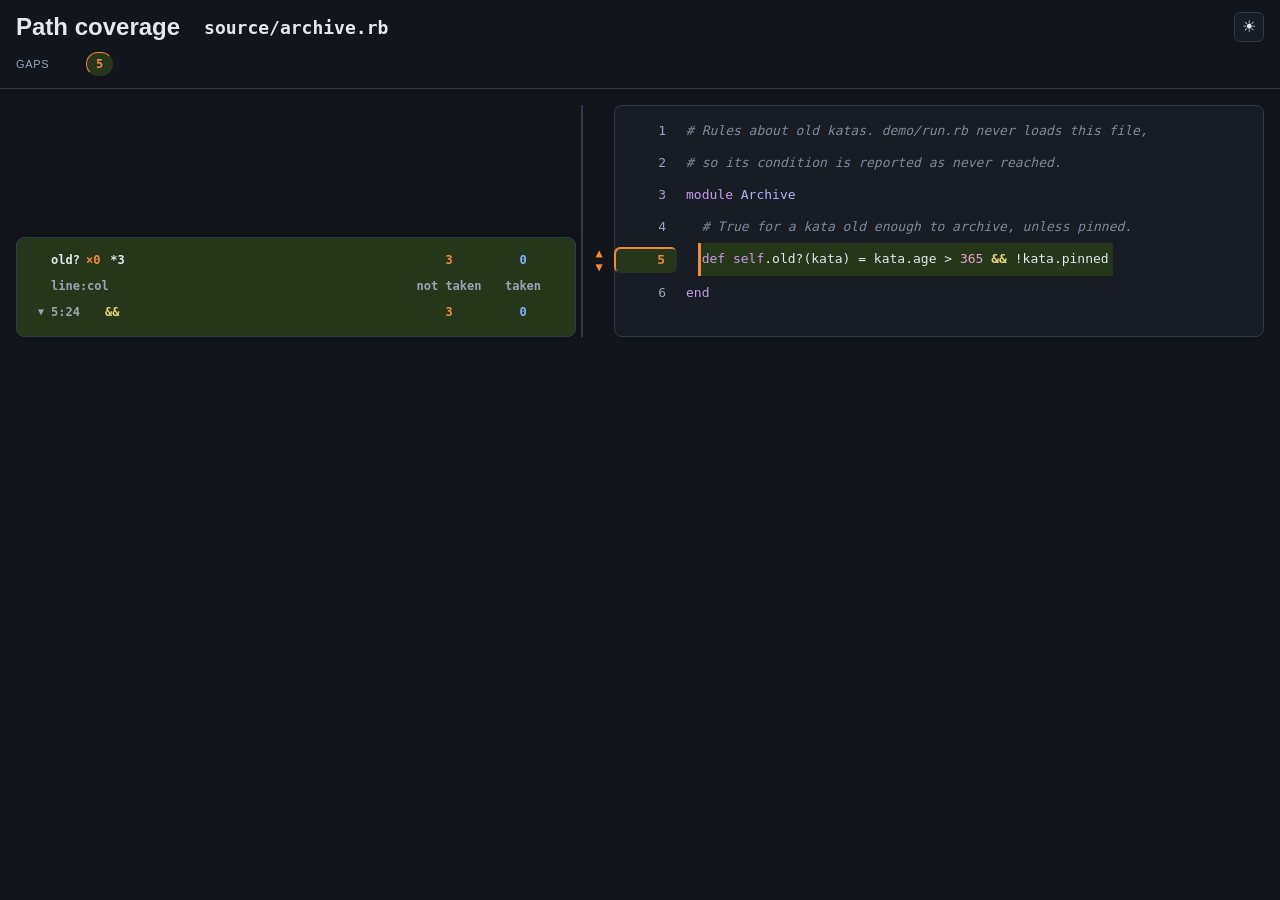
<file: samples/demo/files/source/archive.rb.html>
<!DOCTYPE html>
<html lang="en">
<head>
<meta charset="utf-8"/>
<meta name="viewport" content="width=device-width, initial-scale=1"/>
<title>Path coverage</title>
<style>
/*<![CDATA[*/
/* Blue (seen both ways) and orange (missing) stay distinct for
   red-green colour blindness; states also differ in form. */
:root {
  --bg: #FBFBFC;
  --surface: #FFFFFF;
  --panel: #F2F4F7;
  --fg: #1C2230;
  --muted: #5B6577;
  --rule: #D5DAE2;
  --ok: #1F5FBF;
  --ok-tint: #E6EEFA;
  --bad: #B54708;
  --on-status: #FFFFFF;
  --link: #1F5FBF;
  --font-body: "Helvetica Neue", Arial, sans-serif;
  --font-code: Menlo, Consolas, "DejaVu Sans Mono", monospace;
}
/* Dark, unless the page's html element names light, as the theme
   button does when pressed; so a page draws dark before any script
   runs. */
:root:not([data-theme="light"]) {
  --bg: #12151C; --surface: #181C25; --panel: #212633; --fg: #E4E8EF;
  --muted: #9AA4B5; --rule: #323949; --ok: #7FB0FF; --ok-tint: #1A2740;
  --bad: #F08A3C; --on-status: #12151C; --link: #7FB0FF;
  --syn-k: #C79BEA; --syn-s: #9CCB9E; --syn-c: #7F8A99;
  --syn-n: #E9A3C9; --syn-t: #AEB5F5; --syn-v: #7FCFC4; --syn-o: #E6D27A;
  color-scheme: dark;
}
/* Code's syntax colours, each muted so the orange, blue and green
   of coverage still stand out: keywords, strings, comments,
   numbers, constants, instance variables, and, in bold gold, the
   operators that decide a path, eg && and &. */
:root {
  --syn-k: #7E3BA0; --syn-s: #3B7550; --syn-c: #77808F;
  --syn-n: #9E4A78; --syn-t: #4B52A0; --syn-v: #2A7570; --syn-o: #7A6600;
}
/* The same colours in the code and in a decision's tree, its fold, and
   a card's rows, which quote the code. */
:is(.src, .fold, .statements .prow) .k { color: var(--syn-k); }
:is(.src, .fold, .statements .prow) .s { color: var(--syn-s); }
:is(.src, .fold, .statements .prow) .c { color: var(--syn-c); font-style: italic; }
:is(.src, .fold, .statements .prow) .n { color: var(--syn-n); }
:is(.src, .fold, .statements .prow) .t { color: var(--syn-t); }
:is(.src, .fold, .statements .prow) .v { color: var(--syn-v); }
:is(.src, .fold, .statements .prow) .o { color: var(--syn-o); font-weight: 700; }
/* Everything a decision's tree or a method's grid draws has this one
   tint, in either mode; status is only ever the orange or blue of
   an edge. A lit line, on a path being shown, is yellow. */
:root { --cond-tint: #E2F2D3; --lit: #FFE98A; }
:root:not([data-theme="light"]) { --cond-tint: #26361A; --lit: #5A4A12; }
/* --rail is the width of the column of trees and grids left of the
   code; dragging the divider changes it. */
body { --rail: 560px; }
body { margin: 0; background: var(--bg); color: var(--fg); font-family: var(--font-body); font-size: 14px; }
a { color: var(--link); }
.page {
  max-width: 1080px; margin: 0 auto; display: flex; flex-direction: column; gap: 16px;
  padding: 0 max(16px, env(safe-area-inset-right, 0px)) 64px max(16px, env(safe-area-inset-left, 0px));
}
/* A file's page is wider, to hold its rail beside its code. */
.page:has(.code) { max-width: 1800px; }
h1 { margin: 0; font-size: 24px; font-weight: 600; }
/* Every page's top line: the Path coverage title, a link back to
   the index on a file's page, then, on a file's page, its path. */
.top { display: flex; flex-wrap: wrap; align-items: center; gap: 8px 24px; }
.title { margin: 0; font-size: 24px; font-weight: 600; }
.title a { color: inherit; text-decoration: none; }
.title a:hover { text-decoration: underline; }
/* A file's path links back to its row on the index, which stops
   clear of the index's sticky header. */
h1.path a { color: inherit; text-decoration: none; }
h1.path a:hover { text-decoration: underline; }
table.files tr[id] { scroll-margin-top: 72px; }
.box { border: 1px solid var(--rule); border-radius: 8px; background: var(--surface); overflow-x: auto; }
table { width: 100%; border-collapse: collapse; font-size: 13px; font-variant-numeric: tabular-nums; }
th, td { padding: 10px 16px; text-align: left; }
th { background: var(--panel); }
td { border-top: 1px solid var(--rule); }
td:first-child { font-family: var(--font-code); }
/* The Total row frames the table's foot as the headings do its
   head, so it reads as a sum, not as one more file. */
tfoot td { background: var(--panel); font-weight: 600; border-top: 1px solid var(--fg); }
tfoot td:first-child { font-family: inherit; }
/* The index page's tabs, one per group of files; the selected
   one framed as the table's headings are. */
.tabs { display: flex; flex-wrap: wrap; gap: 4px; margin: 0 0 8px; }
.tabs [role="tab"] { font: inherit; font-size: 13px; padding: 6px 12px; border: 1px solid var(--rule); border-radius: 6px; background: var(--surface); color: var(--muted); cursor: pointer; }
.tabs [role="tab"][aria-selected="true"] { background: var(--panel); color: var(--fg); border-color: var(--fg); font-weight: 600; }
.tabs [role="tab"]:focus-visible { outline: 3px solid var(--link); outline-offset: 2px; }
.num, td:not(:first-child) { text-align: right; }
/* A total's taken, / of and % sit close, so a row still reads
   3 / 4 75%. The File column takes the table's spare width, so
   it never spreads them apart. These rules name the files table,
   so a path grid's taken cells are never matched. */
table.files tr > :first-child { width: 100%; }
table.files th, table.files td:not(:first-child) { white-space: nowrap; }
table.files .taken { text-align: right; padding-left: 32px; padding-right: 4px; }
table.files .of { text-align: left; padding-left: 0; padding-right: 6px; }
table.files .percent { text-align: right; padding-left: 6px; }
th button {
  font: 600 13px var(--font-body); color: var(--fg); background: none; border: 0;
  padding: 4px 0; cursor: pointer;
}
th button::after { content: " \2195"; color: var(--muted); }
th[aria-sort="ascending"] button::after { content: " \25B2"; color: var(--fg); }
th[aria-sort="descending"] button::after { content: " \25BC"; color: var(--fg); }
th button:focus-visible { outline: 3px solid var(--link); outline-offset: 2px; }

/* A file's page: plain source; on lines holding a condition the
   line numbers are one button. Every number has the same box, so
   digits stay aligned whether or not they are on a button. */
h1.path { font-family: var(--font-code); font-size: 18px; }
/* The top line, and on a file's page its path and decision lists,
   stick together as one header. */
.head {
  position: sticky; top: 0; z-index: 5;
  display: flex; flex-direction: column; gap: 10px;
  margin: 0 -16px; padding: 12px 16px; background: var(--bg);
  border-bottom: 1px solid var(--rule);
}
/* The theme button, small, at the title bar's right end, showing
   the theme it switches to: a moon for dark, a sun for light. */
.theme {
  margin-left: auto; width: 30px; height: 30px; padding: 0; font-size: 16px; line-height: 1;
  border: 1px solid var(--rule); border-radius: 6px; background: var(--surface);
  color: var(--fg); cursor: pointer;
}
.theme:hover { background: var(--panel); }
.theme:focus-visible { outline: 3px solid var(--link); outline-offset: 2px; }
.jumps { display: flex; flex-direction: column; gap: 8px; }
.jump-list { display: flex; gap: 6px; align-items: center; overflow-x: auto; white-space: nowrap; min-width: 0; }
.jump-label { width: 64px; flex-shrink: 0; font-size: 11px; color: var(--muted); text-transform: uppercase; letter-spacing: 0.06em; }
a.jump {
  font: 600 12px/22px var(--font-code); padding: 0 9px; border-radius: 999px;
  text-decoration: none; border: 1px solid; font-variant-numeric: tabular-nums;
}
/* A decision's jump wears the condition tint, edged in its status
   colour on the top and left only, as its line's button is. */
a.jump[data-status] { background: var(--cond-tint); border-right-color: transparent; border-bottom-color: transparent; }
a.jump[data-status="covered"] { color: var(--ok); border-top-color: var(--ok); border-left-color: var(--ok); }
a.jump[data-status="gaps"] { color: var(--bad); border-top-color: var(--bad); border-left-color: var(--bad); }
a.jump:focus-visible, .nav a:focus-visible { outline: 3px solid var(--link); outline-offset: 2px; }
/* The code sits right of the rail of cards. The rail's column is
   always there, --rail wide, and the divider in the gap after it
   drags to change that. */
.box:has(> .code) {
  position: relative; isolation: isolate; border: 0; background: none; border-radius: 0;
  display: grid; column-gap: 12px; grid-template-columns: var(--rail) minmax(0, 1fr);
}
.box > .rail { grid-column: 1; grid-row: 1; }
.box > .code { grid-column: 2; grid-row: 1; }
/* The source pane's border and background start after the rail,
   the gap and the nav column, so the arrows sit outside the pane
   yet scroll with their line. */
.box:has(> .code)::before {
  content: ""; position: absolute; inset: 0 0 0 calc(var(--rail) + 38px); z-index: -1;
  border: 1px solid var(--rule); border-radius: 8px;
  background: var(--surface); pointer-events: none;
}
/* The previous-gap arrow sits above the next, each half a line
   tall, keeping the gutter narrow. */
.nav { display: flex; flex-direction: column; justify-content: center; width: 26px; flex-shrink: 0; }
.nav a { width: 22px; text-align: center; line-height: 14px; font-size: 12px; color: var(--bad); text-decoration: none; }
/* A covered card's arrows, between the covered cards' lines, are
   blue, as their numbers are. */
.nav a[data-status="covered"] { color: var(--ok); }
.nav a:hover { color: var(--fg); }
.nav a[data-prev]::before { content: "\25B2"; }
.nav a[data-next]::before { content: "\25BC"; }
/* Every row is as wide as the longest line (or the pane, if
   wider), so a method's band, and a lit line, reach past the code
   when it scrolls sideways. */
.code {
  font-family: var(--font-code); font-size: 13px; line-height: 32px; padding: 10px 0;
  position: relative; isolation: isolate; min-width: 0; overflow-x: auto;
  display: grid; grid-template-columns: minmax(max-content, 1fr); align-content: start;
}
.line, .block { display: flex; align-items: flex-start; }
/* A loose decision's whole block, its lines' code included, opens its
   top card. */
.block { cursor: pointer; border-radius: 6px; }
.block:hover { filter: brightness(0.97); }
.line:has(.lineno) { cursor: default; }
.srcs { display: flex; flex-direction: column; }
.block .srcs { flex: 1; }
.src { white-space: pre; }
/* A lit line's background spans the code pane's full width. */
.line .src { flex: 1; }
/* Each line's code is as tall as its row, even an empty line's, so
   a method's stripe runs unbroken from row to row. */
.line > .src, .block > .srcs { align-self: stretch; }
.srcs > .src:last-child { flex-grow: 1; }
/* scroll-margin-top clears the sticky header when a link jumps to
   a line. */
.lineno {
  display: block; width: 52px; padding-right: 20px; text-align: right;
  color: var(--muted); font-variant-numeric: tabular-nums; flex-shrink: 0;
  scroll-margin-top: 190px;
}
/* A loose decision's button, its 9px right margin included, takes the
   72px a plain number takes, so its lines' code starts where every
   other line's does. Its 63px includes its borders, so at any zoom,
   where a border is rounded to whole screen pixels, its width
   holds. */
button.lnum {
  position: relative; display: flex; flex-direction: column; flex-shrink: 0;
  box-sizing: border-box; width: 63px;
  margin: 4px 9px 4px 0; padding: 0;
  border: 1px solid transparent; border-radius: 6px; cursor: pointer;
  font: 600 13px/24px var(--font-code); box-shadow: 0 1px 3px rgba(0, 0, 0, 0.22);
}
/* A loose decision's top card opens in the left rail: a closed button
   points left, where its card will open; an open one has no arrow,
   as a click leaves it open. */
button.lnum::before {
  content: "\25C2"; position: absolute; left: 7px; top: 4px;
  font-size: 11px; line-height: 24px;
}
button.lnum[aria-expanded="true"]::before { content: none; }
/* With a decision count the count and the triangle share the
   button's height, one 11px line each. */
button.lnum:has(.decision-count)::before { top: 12px; line-height: 11px; }
/* On a button over two or more lines the triangle sits at the
   very bottom. */
button.lnum:has(.lineno + .lineno)::before { top: auto; bottom: 2px; line-height: 11px; }
.decision-count {
  position: absolute; left: 7px; top: 1px;
  font-size: 9px; line-height: 11px; font-weight: 700;
}
button.lnum .lineno { width: 50px; padding-right: 11px; color: inherit; line-height: 32px; margin: -4px 0; }
/* A decision's button wears the condition tint, edged in its
   status colour on the top and left only. */
button.lnum[data-status] { box-shadow: none; background: var(--cond-tint); border-right-color: transparent; border-bottom-color: transparent; }
button.lnum[data-status="covered"] { color: var(--ok); border-top-color: var(--ok); border-left-color: var(--ok); }
button.lnum[data-status="gaps"] { color: var(--bad); border-top-color: var(--bad); border-left-color: var(--bad); }
button.lnum:hover { filter: brightness(1.1); }
button.lnum:focus-visible { outline: 3px solid var(--link); outline-offset: 1px; }
/* An open loose decision has its button's status edges, top and left,
   doubled to 2px. A jump to it opens its card, so its button has
   no outline of the jump to it. */
button.lnum[aria-expanded="true"][data-status="gaps"] { box-shadow: inset 1px 1px 0 var(--bad); }
button.lnum[aria-expanded="true"][data-status="covered"] { box-shadow: inset 1px 1px 0 var(--ok); }
button.lnum:has(.lineno:target) { outline: none; }
/* While a card is open, no button keeps a focus outline. */
body[data-open] button.lnum:focus-visible { outline: none; }
.rail { position: relative; min-width: 0; }
/* Each row lays its branch and label out at their own width, the
   label pushing its cells to the row's right edge, so a decision's
   cells line up in columns however long or deep its labels. */
.row { display: flex; align-items: center; gap: 8px; }
.row > :is(.text, .arm, .operator) { margin-right: auto; padding-right: 8px; }
/* An explicit width, not just a flex basis, so a row's natural
   width counts each cell as 26px, not as its one letter. */
.row > :is(.cell, .count) { flex: none; width: 26px; }
/* A thin rule under each decision's counts row, across the tree's
   full width through its 16px side padding. */
.decision > .row:first-child {
  border-bottom: 1px solid var(--rule); margin: 0 -16px 6px; padding: 0 16px 4px;
}
.operator { font-weight: 600; }
.row .arm { white-space: pre; font-weight: 600; }
.branch { white-space: pre; color: var(--muted); margin-right: -16px; }
/* A leaf's text is never wider than 48ch, nor than its row has
   room for: the rest of a long one scrolls within it, so its
   cells stay in their columns at the row's right edge. */
.row .text {
  white-space: pre; min-width: 0; max-width: 48ch;
  overflow-x: auto; scrollbar-width: thin;
}
/* A branch's cell, of the kind its data-bx names, drawn a whole
   row tall so branches join from row to row: v a vertical line,
   t a vertical with a stub right, l the top half of a vertical
   with a stub right, h a horizontal, s nothing. */
.bx { display: inline-block; width: 1ch; height: 30px; vertical-align: top; --stroke: linear-gradient(currentColor, currentColor); }
.bx[data-bx="v"] { background: var(--stroke) 50% 0 / 1px 100% no-repeat; }
.bx[data-bx="t"] { background: var(--stroke) 50% 0 / 1px 100% no-repeat, var(--stroke) 100% 50% / 50% 1px no-repeat; }
.bx[data-bx="l"] { background: var(--stroke) 50% 0 / 1px 50% no-repeat, var(--stroke) 100% 50% / 50% 1px no-repeat; }
.bx[data-bx="h"] { background: var(--stroke) 0 50% / 100% 1px no-repeat; }
/* Each path heads its column with a snake, a vertical ~ standing
   for the path below it, then 0, orange, for a path never taken,
   or *, blue, for one taken, its count on hover; a leaf's T or F
   on that path sits in a chip, as in a path grid, and a blank
   means the path never reached it. */
.row .count { text-align: center; font-variant-numeric: tabular-nums; color: var(--ok); font-weight: 600; }
.row .count::before { content: "\2240"; }
.row .count.never { color: var(--bad); }
.row .cell { text-align: center; }
.row .cell:is(:not(:empty), [data-mark]) {
  align-self: center; line-height: 22px; border-radius: 3px;
  background: var(--surface); color: var(--fg); font: 600 12px var(--font-code);
}
/* A cell's mark, drawn in place of a letter: a tick for a path
   that took a ?:'s arm, a return arrow for one that left the
   method at a return or a raise, a disc for a &. receiver not
   nil, an empty set for one nil. */
.row .cell[data-mark="taken"]::before { content: "\2713"; }
.row .cell[data-mark="leaves"]::before { content: "\21A9"; }
.row .cell[data-mark="present"]::before { content: "\25CF"; }
.row .cell[data-mark="absent"]::before { content: "\2205"; }
/* Hovering a cell with hover text, eg a path's count or a &.
   receiver's mark, shows that text in a chip above it. */
.row [data-hover] { position: relative; cursor: default; }
.row [data-hover]:hover::after {
  content: attr(data-hover); position: absolute; bottom: 100%; left: 50%;
  transform: translateX(-50%); z-index: 4; padding: 0 7px; border-radius: 4px;
  white-space: nowrap; font: 700 11px/20px var(--font-body); background: var(--fg); color: var(--bg);
}

/* The divider: the gap between the rail and the code, a line down
   its middle that darkens as it is hovered or dragged. */
.divider {
  position: absolute; top: 0; bottom: 0; left: var(--rail); width: 12px;
  cursor: col-resize; z-index: 4; touch-action: none;
}
.divider::after {
  content: ""; position: absolute; top: 0; bottom: 0; left: 5px; width: 2px;
  background: var(--rule);
}
.divider:hover::after, .divider.dragging::after { background: var(--link); }
body.dragging { cursor: col-resize; user-select: none; }

/* Within each method, each line of a method has a stripe in the
   method's status colour, just left of its def's d, from its def
   line to its last; its def line also has a band of the one tint,
   from its def to the end of its text. Both are backgrounds of the
   lines' code, placed in characters (side.js gives each line its
   def's column), so the code's own layout keeps them aligned. Open,
   a method's stripe thickens. */
/* Within each method, a method's body is folded under its def line
   until its def's number opens it, so the page starts as a list of
   def lines. */
.method-folded { display: none; }
/* The open method's def line, shifted down by side.js to stay just
   below the sticky header, covers the body lines passing under it. */
.def-stuck {
  position: relative; z-index: 3; background: var(--surface);
  box-shadow: 0 2px 6px rgba(0, 0, 0, 0.25);
}
.src.in-method {
  --method-colour: var(--bad); --stripe: 2px;
  --at: calc(var(--def-col) * 1ch - 4px);
  background-image: linear-gradient(var(--method-colour), var(--method-colour));
  background-size: var(--stripe) 100%;
  background-position: var(--at) 0;
  background-repeat: no-repeat;
}
.src.in-method[data-method-status="covered"] { --method-colour: var(--ok); }
.src.in-method.method-open { --stripe: 3px; }
/* A def line's band stops 1px short of its line's bottom, so the
   bands of def lines one after another, eg one-line methods, stay
   apart. Its stripe runs the full height, on into its body, but on
   its method's last line, where it too stops 1px short, so the
   stripes of methods one after another stay apart as well. */
.src.def-line {
  --band: calc((var(--def-end) - var(--def-col)) * 1ch + 8px) calc(100% - 1px);
  background-image:
    linear-gradient(var(--method-colour), var(--method-colour)),
    linear-gradient(var(--cond-tint), var(--cond-tint));
  background-size: var(--stripe) 100%, var(--band);
  background-position: var(--at) 0, var(--at) 0;
}
.src.in-method.method-end { background-size: var(--stripe) calc(100% - 1px); }
.src.def-line.method-end { background-size: var(--stripe) calc(100% - 1px), var(--band); }
/* A card floats in the rail, level with its first line (its top
   set by side.js), framed by a border, rounded corners and a
   shadow, its rows 16px in from its sides. */
.rail .pathgrid {
  position: absolute; left: 0; right: 0; z-index: 2; overflow-x: auto; overflow-y: hidden;
  background: var(--cond-tint); font: 600 12px var(--font-code);
  border: 1px solid var(--rule); border-radius: 8px; box-shadow: 0 4px 14px rgba(0, 0, 0, 0.25);
}
.prow { position: absolute; left: 16px; display: flex; gap: 2px; white-space: nowrap; }
/* A statement card's rows flow down it, 10px above the first and
   below the last, so a fold open under a row pushes the rows after
   it down. */
.statements { padding: 10px 0; }
.statements .prow { position: static; padding: 0 16px; margin-bottom: 2px; }
/* A decision's fold draws the decision's tree in the code's font, its
   rows as tall as the card's. Open, it takes its row's
   place right of the row's arrow and line:col, 88px in (the card's
   16px padding, the arrow's 16px, the label's 52px and two 2px
   gaps): its first row, the decision's operator and its count on each
   path, stands where the row's top and counts were, which hide,
   and its other rows are indented as far, so they stay aligned
   with the operator. The rows it reveals, below its first row
   (24px and 2px padding), are tinted a shade off the card,
   toward the text colour, so in either theme they stand out as
   opened, with no rule needed above or below them. Lying over
   its row, it takes no click itself, so one on the row's arrow
   or line:col beneath reaches the row and folds it back; its
   tree's rows take theirs. */
.fold {
  position: relative; margin: -26px 0 6px; padding: 0 16px 4px 88px;
  font: 400 13px var(--font-code); line-height: 24px; color: var(--fg);
  pointer-events: none;
  background: linear-gradient(transparent 26px,
    color-mix(in srgb, var(--cond-tint), var(--fg) 6%) 26px);
}
.fold:last-child { margin-bottom: 0; }
.fold .decision { pointer-events: auto; }
.fold .bx { height: 24px; }
.fold .decision > .row:first-child {
  border-bottom: 0; margin: 0 0 4px; padding: 0 0 2px; cursor: pointer;
}
.statements .prow.decision:has(> .fold-arrow[aria-expanded="true"]) > .pcell { visibility: hidden; }
/* A decision row's arrow, left of its line:col, points down while its
   fold is shut and up while it is open; every other row's label
   is indented by the arrow's width and the gap after it, so the
   labels line up. */
.fold-arrow {
  flex: none; width: 16px; padding: 0; border: none; background: none;
  font: inherit; font-size: 10px; line-height: 24px; color: var(--muted); cursor: pointer;
}
.fold-arrow::before { content: "\25BC"; }
.fold-arrow[aria-expanded="true"]::before { content: "\25B2"; }
.prow.decision:hover .fold-arrow, .fold-arrow[aria-expanded="true"] { color: var(--link); }
.fold-arrow:focus-visible { outline: 3px solid var(--link); outline-offset: 2px; }
.statements .prow > .plabel:first-child { margin-left: 18px; }
/* A grid's line labels sit at its left padding, as a tree's labels
   do, their fixed width keeping the cells in columns. */
.plabel { width: 48px; flex-shrink: 0; text-align: left; padding-right: 8px; color: var(--muted); line-height: 24px; }
.pcell { width: 24px; flex-shrink: 0; text-align: center; line-height: 24px; border-radius: 3px; }
/* A statement card's cells hold words, eg return, not T or F. Its
   line:col labels are narrow, so each row's top follows close
   after, left aligned, its paths and taken at the card's right
   edge; the title row's name is as wide as it needs. */
.statements .pcell { width: 72px; cursor: default; }
.statements .plabel { width: 44px; padding-right: 8px; overflow: visible; }
.statements .prow.calls .plabel { width: auto; }
.statements .plabel + .pcell { flex: 1; min-width: 56px; text-align: left; }
.statements .prow.decision, .statements .prow.decision .pcell { cursor: pointer; }
.statements .prow.decision:hover .pcell:not(.not-taken):not(.was-taken), .statements .prow.decision:hover .plabel { color: var(--link); }
.statements .prow.columns .plabel, .statements .prow.columns .pcell { color: var(--muted); }
/* A card's paths not taken are orange and those taken blue, as a
   status always is; its column titles are too, as their key. None
   not taken, 0, is no gap, so is blue. */
.statements .pcell.not-taken { color: var(--bad); }
.statements .pcell.was-taken,
.statements .pcell.not-taken.none { color: var(--ok); }
.prow.calls .plabel { color: var(--fg); }
/* How many times a card's method was called, after its name; a gap,
   never called, coloured as one. */
.call-count { margin-left: 6px; color: var(--muted); font-weight: 400; }
.call-count.never { color: var(--bad); font-weight: 600; }
/* Hovering a card's row lights its line in the code; hovering a
   fold's row marks the characters of its operand. */
.src.lit { background: var(--cond-tint); }
mark.chars { background: var(--lit); color: inherit; border-radius: 3px; box-shadow: 0 0 0 2px var(--lit); }
/* The fold row of the code under the pointer, lit as marked code is. */
.fold .row.hovered, .statements .prow.hovered {
  background: var(--lit); border-radius: 3px;
}
.fold .row[data-at] { cursor: default; }
.fold .row[data-at]:hover { background: rgba(255, 255, 255, 0.08); }

/* A row of jumps with none keeps its height, though hidden, so the
   sticky header, and the code below it, never move. */
.jump-list[data-empty] { visibility: hidden; }
/* The number of each method's def line wears a loose decision's
   button's look: the one tint, edged on the top and left in its
   status colour, orange for gaps and blue for covered, with an
   arrow pointing left while its card is closed, and none while it
   is open. Its 63px and its 9px right margin take the 72px a plain
   number takes, as a loose decision's button does, so its line's code
   starts where every other line's does and its digits end where
   theirs do. */
.lineno.mdef {
  position: relative; box-sizing: border-box; width: 63px; padding-right: 11px;
  margin: 4px 9px 4px 0; line-height: 24px; cursor: pointer;
  font: 600 13px/24px var(--font-code); border: 1px solid transparent;
  border-radius: 6px; background: var(--cond-tint);
  --mdef-status: var(--bad); color: var(--mdef-status);
  border-top-color: var(--mdef-status); border-left-color: var(--mdef-status);
}
.lineno.mdef[data-status="covered"] { --mdef-status: var(--ok); }
.lineno.mdef::before {
  content: "\25C2"; position: absolute; left: 7px; top: 0; font-size: 11px;
}
.lineno.mdef[aria-expanded="true"]::before { content: none; }
.lineno.mdef[aria-expanded="true"] { box-shadow: inset 1px 1px 0 var(--mdef-status); }
.lineno.mdef:hover { filter: brightness(1.1); }
/* A line's gap arrows sit in the middle of its row, level with its
   number, however tall its row is. */
.nav { align-self: stretch; }

/*]]>*/
</style>
</head>
<body>
<main class="page"></main>
<script>
//<![CDATA[
window.pathCoverage = {"schema":1,"page":"file","path":"source/archive.rb","lines":[{"text":"# Rules about old katas. demo/run.rb never loads this file,","tokens":[[0,59,"c"]],"status":null,"span":null},{"text":"# so its condition is reported as never reached.","tokens":[[0,48,"c"]],"status":null,"span":null},{"text":"module Archive","tokens":[[0,6,"k"],[7,14,"t"]],"status":null,"span":null},{"text":"  # True for a kata old enough to archive, unless pinned.","tokens":[[2,57,"c"]],"status":null,"span":null},{"text":"  def self.old?(kata) = kata.age > 365 && !kata.pinned","tokens":[[2,5,"k"],[6,10,"k"],[35,38,"n"],[39,41,"o"]],"status":"gaps","span":[5,5]},{"text":"end","tokens":[[0,3,"k"]],"status":null,"span":null}],"cards":[{"first":5,"last":5,"column":2,"status":"gaps","top":false,"decisions":null,"title":{"name":"old?","calls":0,"ways":3,"notTaken":3,"taken":0},"rows":[{"at":"5:24","decision":"source/archive.rb:5:24","top":{"text":"&&","tokens":[[0,2,"o"]]},"paths":3,"taken":0,"fold":[{"kind":"decision","branch":"","label":{"text":"&&","tokens":[[0,2,"o"]]},"at":[5,24,5,54],"else":null,"counts":[0,0,0]},{"kind":"operand","branch":"ths","label":{"text":"kata.age > 365","tokens":[[11,14,"n"]]},"at":[5,24,5,38],"cells":[["T",null,null],["T",null,null],["F",null,null]]},{"kind":"operand","branch":"lhs","label":{"text":"!kata.pinned","tokens":[]},"at":[5,42,5,54],"cells":[["T",null,null],["F",null,null],["",null,null]]}]}]}]};
// Draws a path coverage page from its data, window.pathCoverage, as
// schema.json has it, into the page's <main>. It runs before the
// page's other scripts, which then find the page as they would had
// it been written whole. report.js computes; this only draws.
(function () {
  'use strict';

  var SCHEMA = 1;
  var data = window.pathCoverage;
  if (!data || data.schema !== SCHEMA) {
    throw new Error('path coverage: page data of schema ' +
      (data && data.schema) + ', but render.js draws schema ' + SCHEMA);
  }

  // text, escaped for HTML.
  function esc(text) {
    return String(text)
      .replace(/&/g, '&amp;').replace(/</g, '&lt;').replace(/>/g, '&gt;')
      .replace(/"/g, '&quot;').replace(/'/g, '&#39;');
  }

  // code, {text, tokens}, escaped, each token's range, its columns
  // counting characters, in a span of its class.
  function painted(code) {
    var chars = Array.from(code.text);
    var at = 0;
    var out = '';
    code.tokens.forEach(function (token) {
      out += esc(chars.slice(at, token[0]).join('')) +
        '<span class="' + token[2] + '">' +
        esc(chars.slice(token[0], token[1]).join('')) + '</span>';
      at = token[1];
    });
    return out + esc(chars.slice(at).join(''));
  }

  // ---------------------------------------------------------------
  // The index page.

  // A table cell, sorted by sort, showing content, with title as its
  // hover and css as its class, each when given.
  function td(sort, content, title, css) {
    var klass = css ? ' class="' + css + '"' : '';
    var hover = title ? ' title="' + title + '"' : '';
    return '<td' + klass + ' data-sort="' + esc(sort) + '"' + hover + '>' +
      content + '</td>';
  }

  // Why a total of no paths shows no percent.
  var NONE = 'no method with two or more decisions';

  // The cells after a row's file: its decisions, then its paths combined
  // taken, / of and percent.
  function counts(row) {
    var taken = row.combined[0];
    var possible = row.combined[1];
    var percent = row.percent === null
      ? td('', '-', NONE, 'percent')
      : td(row.percent, row.percent + '%', null, 'percent');
    return td(row.decisions, row.decisions) +
      td(taken, taken, null, 'taken') +
      td(possible, '/ ' + possible, null, 'of') + percent;
  }

  // The heading row of a files table, every column sortable.
  function headRow() {
    var heading = function (attrs, column, type, label) {
      return '<th' + attrs + ' aria-sort="none"><button type="button"' +
        ' data-column="' + column + '" data-type="' + type + '">' +
        label + '</button></th>';
    };
    var parts = [['taken', 'taken'], ['of', '/ of'], ['percent', '%']];
    var cells = [heading('', 0, 'text', 'File'),
      heading(' class="num"', 1, 'number', 'Decisions')].concat(
      parts.map(function (part, i) {
        return heading(' class="' + part[0] + '"', 2 + i, 'number', part[1]);
      }));
    return '<tr>\n' + cells.join('\n') + '\n</tr>';
  }

  // The index-th tab's table; any but the first hidden, only the
  // first giving its rows ids, as the others repeat its rows.
  function table(index, shown) {
    var anchored = index === 0;
    var body = shown.rows.map(function (row) {
      var path = esc(row.path);
      var link = '<a href="files/' + path + '.html">' + path + '</a>';
      var id = anchored ? ' id="row-' + path + '"' : '';
      return '<tr' + id + '>' + td(row.path, link) + counts(row) + '</tr>';
    }).join('\n');
    var hidden = anchored ? '' : ' hidden="hidden"';
    return [
      '<table class="files" id="files-' + index + '" role="tabpanel"' +
        hidden + '>',
      '<thead>\n' + headRow() + '\n</thead>',
      '<tbody>\n' + body + '\n</tbody>',
      '<tfoot>\n<tr>' + td('Total', 'Total') + counts(shown.total) +
        '</tr>\n</tfoot>',
      '</table>'
    ].join('\n');
  }

  // The tab bar, a tab per table, the first selected; none for one
  // table.
  function tabs(tables) {
    if (tables.length < 2) { return ''; }
    var buttons = tables.map(function (shown, i) {
      return '<button type="button" role="tab" aria-selected="' +
        (i === 0) + '" aria-controls="files-' + i + '">' +
        esc(shown.name) + '</button>';
    });
    return '<nav class="tabs" role="tablist" aria-label="Groups">' +
      buttons.join('') + '</nav>';
  }

  // The paragraph naming the operators ignored; none when none are.
  function ignored(names) {
    if (names.length === 0) { return ''; }
    return '<p class="ignored" data-ignored="">' +
      esc('Ignored: ' + names.join(', ')) + '</p>';
  }

  // The paragraph naming each tool that measured the run and its
  // version, eg ruby 4.0.5; none for a run that names none.
  function measuredBy(tools) {
    var names = Object.keys(tools || {});
    if (names.length === 0) { return ''; }
    var each = names.map(function (name) {
      return name + ' ' + tools[name];
    });
    return '<p class="measured-by" data-measured-by="">' +
      esc('Measured by: ' + each.join(', ')) + '</p>';
  }

  // The index page's <main>.
  function indexPage(page) {
    var tables = page.tables.map(function (shown, i) {
      return table(i, shown);
    }).join('\n');
    return '\n<header class="head" data-head="">\n' +
      '<div class="top"><h1 class="title">Path coverage</h1>' +
      '<button type="button" class="theme" aria-label="Light or dark">' +
      '</button></div>\n</header>\n' + tabs(page.tables) +
      '\n<div class="box">\n' + tables + '\n</div>' +
      ignored(page.ignored) + measuredBy(page.measured_by) + '\n';
  }

  // ---------------------------------------------------------------
  // A file page's cards' folds.

  // The cell drawing a branch, one kind per letter.
  function branchCell(branch) {
    var cells = Array.from(branch).map(function (kind) {
      return '<span class="bx" data-bx="' + kind + '"></span>';
    });
    return '<span class="branch" data-branch="" aria-hidden="true">' +
      cells.join('') + '</span>';
  }

  // Example: 1284 gives 1,284 times.
  function times(count) {
    var digits = String(count).replace(/\B(?=(\d{3})+(?!\d))/g, ',');
    return digits + (count === 1 ? ' time' : ' times');
  }

  // A decision row's count cells, 0 for a path never taken, else *.
  function countCells(counts) {
    return counts.map(function (count) {
      var never = count === 0;
      return '<span class="' + (never ? 'count never' : 'count') +
        '" data-count="" data-hover="' + times(count) + '">' +
        (never ? '0' : '*') + '</span>';
    }).join('');
  }

  // A fold row's cells, each [text, mark, hover].
  function valueCells(cells) {
    return cells.map(function (cell) {
      var attrs = 'class="cell" data-cell=""';
      if (cell[1] !== null) { attrs += ' data-mark="' + esc(cell[1]) + '"'; }
      if (cell[2] !== null) { attrs += ' data-hover="' + esc(cell[2]) + '"'; }
      return '<span ' + attrs + '>' + esc(cell[0]) + '</span>';
    }).join('');
  }

  // The attribute marking each kind of fold row, and the class and
  // attribute of its label's span.
  var KINDS = {
    decision: ['', 'operator" data-operator="'],
    subtree: [' data-subtree=""', 'operator" data-operator="'],
    operand: [' data-operand=""', 'text" data-text="'],
    arm: [' data-arm=""', 'arm" data-label="'],
    leaves: [' data-leaves=""', 'arm" data-label="']
  };

  // The attribute name="line,column,line,column" of at; none for null.
  function atAttr(at, name) {
    return at ? ' ' + name + '="' + at.join(',') + '"' : '';
  }

  // One fold row.
  function foldRow(row) {
    var kind = KINDS[row.kind];
    var lead = row.branch === '' ? '' : branchCell(row.branch);
    var cells = row.counts ? countCells(row.counts) : valueCells(row.cells);
    var attrs = kind[0] + atAttr(row.at, 'data-at') +
      atAttr(row.else, 'data-else');
    return '<div class="row"' + attrs + '>' + lead + '<span class="' +
      kind[1] + '">' + painted(row.label) + '</span>' + cells + '</div>';
  }

  // ---------------------------------------------------------------
  // A file page's cards.

  // The class each of a card row's cells adds after pcell.
  var CELLS = ['', ' not-taken', ' was-taken'];

  // A card row: attrs, lead, its label, then a span per cell.
  function cardRow(attrs, label, cells, lead) {
    var spans = cells.map(function (cell, i) {
      var none = CELLS[i] === ' not-taken' && cell === '0' ? ' none' : '';
      return '<span class="pcell' + CELLS[i] + none + '">' + cell + '</span>';
    });
    return '<div ' + attrs + '>' + (lead || '') +
      '<span class="plabel">' + label + '</span>' + spans.join('') + '</div>';
  }

  // How many times a method was called, after its name; none when not
  // known.
  function callCount(calls) {
    if (calls === null) { return ''; }
    var css = calls === 0 ? 'call-count never' : 'call-count';
    return '<span class="' + css + '">&times;' + calls + '</span>';
  }

  // One row of a card, then its fold, if it has one.
  function statementRow(row) {
    var count = row.taken;
    var counts = count === null ? ['?', '?'] :
      [String(row.paths - count), String(count)];
    var cells = [painted(row.top)].concat(counts);
    var css = row.decision ? 'prow decision' : 'prow';
    var attrs = 'class="' + css + '" data-line="' +
      parseInt(row.at.match(/\d+/)[0], 10) + '"';
    var fold = row.fold ? row.fold.map(foldRow).join('') : null;
    var lead = fold === null ? '' :
      '<button type="button" class="fold-arrow" aria-expanded="false"' +
      ' aria-label="Paths of ' + row.at + '"></button>';
    var folded = fold === null ? '' :
      '<div class="fold" data-decision="' + row.decision + '" hidden="hidden">' +
      '<div class="decision" data-decision="">' + fold + '</div></div>';
    return cardRow(attrs, row.at, cells, lead) + folded;
  }

  // A card's HTML: its title row, its columns row, then its rows.
  function cardHtml(card) {
    var title = card.title;
    var label = esc(title.name) + callCount(title.calls);
    var head = cardRow('class="prow calls" data-line="' + card.first + '"',
      label, ['*' + title.ways, String(title.notTaken), String(title.taken)]) +
      cardRow('class="prow columns"', 'line:col',
        ['', 'not taken', 'taken']);
    var grid = card.top ? 'pathgrid statements top-level' : 'pathgrid statements';
    var attrs = 'id="paths-' + card.first + '" data-first="' + card.first +
      '" data-col="' + card.column + '" data-last="' + card.last +
      '" data-status="' + card.status + '" hidden="hidden"';
    return '<div class="' + grid + '" ' + attrs + '>' + head +
      card.rows.map(statementRow).join('') + '</div>';
  }

  // ---------------------------------------------------------------
  // A file page's listing and nav.

  // The first lines of the cards of status, in line order.
  function firsts(cards, status) {
    return cards.filter(function (card) { return card.status === status; })
      .map(function (card) { return card.first; })
      .sort(function (a, b) { return a - b; });
  }

  // Each status's arrows, gaps first, and how a label names it.
  var STATUSES = [['gaps', 'with gaps'], ['covered', 'covered']];

  // The header's row of jumps, to each card with gaps.
  function jumps(cards) {
    var links = firsts(cards, 'gaps').map(function (first) {
      return '<a class="jump" data-status="gaps" href="#L' + first + '">' +
        first + '</a>';
    });
    var empty = links.length === 0 ? ' data-empty=""' : '';
    return '<nav class="jumps" aria-label="Cards"><div class="jump-list"' +
      empty + '><span class="jump-label">Gaps</span>' + links.join('') +
      '</div></nav>';
  }

  // The gutter of a row of numbers: by each card's first line, an
  // arrow to the card of its status before it, and one after.
  function navCell(numbers, cards) {
    var links = [];
    STATUSES.forEach(function (named) {
      var status = named[0];
      var lines = firsts(cards, status);
      lines.filter(function (first) { return numbers.indexOf(first) >= 0; })
        .forEach(function (first) {
          var i = lines.indexOf(first);
          var arrow = function (way, word, line) {
            return '<a data-' + way + '="" data-status="' + status +
              '" href="#L' + line + '" aria-label="' + word + ' card ' +
              named[1] + ', line ' + line + '"></a>';
          };
          links.push(arrow('prev', 'Previous',
            lines[(i - 1 + lines.length) % lines.length]));
          links.push(arrow('next', 'Next', lines[(i + 1) % lines.length]));
        });
    });
    return '<span class="nav" data-nav="">' + links.join('') + '</span>';
  }

  // True when card holds line.
  function holds(card, line) { return card.first <= line && line <= card.last; }

  // The attributes of a line's code: in a method, its innermost one's
  // status and def's column, marked as its def line or last line.
  function srcAttributes(methods, number, text) {
    var holders = methods.filter(function (card) { return holds(card, number); });
    if (holders.length === 0) { return 'class="src"'; }
    var inner = holders.reduce(function (best, card) {
      return card.first > best.first ? card : best;
    });
    var css = ['src', 'in-method'];
    if (methods.some(function (card) { return card.first === number; })) {
      css.push('def-line');
    }
    if (methods.some(function (card) { return card.last === number; })) {
      css.push('method-end');
    }
    var style = '--def-col: ' + inner.column;
    if (inner.first === number) {
      style += '; --def-end: ' + Array.from(text).length;
    }
    return 'class="' + css.join(' ') + '" data-method-status="' +
      inner.status + '" style="' + style + '"';
  }

  // One line's number, a def's marked to open its method's card.
  function lineNumber(number, methods) {
    var card = methods.filter(function (each) { return each.first === number; })[0];
    var css = card
      ? 'class="lineno mdef" data-status="' + card.status + '" aria-expanded="false"'
      : 'class="lineno"';
    return '<span ' + css + ' id="L' + number + '" data-line="' + number +
      '">' + number + '</span>';
  }

  // One line's code, coloured.
  function code(line, number, methods) {
    return '<span ' + srcAttributes(methods, number, line.text) +
      ' data-src="">' + painted(line) + '</span>';
  }

  // The source listing: a row per line, but one row over all the
  // lines of a decision outside every method.
  function listing(lines, cards) {
    var methods = cards.filter(function (card) { return !card.top; });
    var tops = {};
    cards.forEach(function (card) { if (card.top) { tops[card.first] = card; } });
    var loose = function (line) {
      return !methods.some(function (card) { return holds(card, line); });
    };
    var rows = [];
    lines.forEach(function (line, index) {
      var number = index + 1;
      var span = line.span;
      var key = span && loose(span[0]) ? 'span ' + span[0] + '-' + span[1] : number;
      var last = rows[rows.length - 1];
      if (last && last.key === key) {
        last.numbers.push(number);
      } else {
        rows.push({ key: key, span: typeof key === 'string', numbers: [number] });
      }
    });
    var body = rows.map(function (row) {
      if (!row.span) {
        var number = row.numbers[0];
        var line = lines[number - 1];
        var folded = methods.some(function (card) {
          return card.first + 1 <= number && number <= card.last;
        });
        return '<div class="' + (folded ? 'line method-folded' : 'line') + '">' +
          navCell([number], cards) + lineNumber(number, methods) +
          code(line, number, methods) + '</div>';
      }
      var first = row.numbers[0];
      var top = tops[first];
      var decisions = top ? top.decisions : 0;
      var count = decisions < 2 ? '' :
        '<span class="decision-count" data-decision-count="">' + decisions + '</span>';
      var spans = row.numbers.map(function (n) { return lineNumber(n, []); }).join('');
      var status = top ? top.status : (lines[first - 1].status || '');
      var button = '<button type="button" class="lnum loose" data-status="' +
        status + '" aria-expanded="false" aria-controls="paths-' + first +
        '">' + count + spans + '</button>';
      var srcs = row.numbers.map(function (n) {
        return code(lines[n - 1], n, []);
      }).join('');
      return '<div class="block">' + navCell(row.numbers, cards) + button +
        '<div class="srcs">' + srcs + '</div></div>';
    });
    return '<div class="code">\n' + body.join('\n') + '\n</div>';
  }

  // A file page's <main>.
  function filePage(page) {
    var path = esc(page.path);
    var index = '../'.repeat(page.path.split('/').length) + 'index.html';
    var rail = page.cards.map(cardHtml).join('\n');
    return '\n<header class="head" data-head="">\n' +
      '<div class="top"><p class="title"><a data-index="" href="' + index +
      '">Path coverage</a></p><h1 class="path"><a data-row="" href="' +
      index + '#row-' + path + '">' + path + '</a></h1>' +
      '<button type="button" class="theme" aria-label="Light or dark">' +
      '</button></div>\n' + jumps(page.cards) + '\n</header>\n' +
      '<div class="box">\n<div class="rail">\n' + rail + '\n</div>\n' +
      listing(page.lines, page.cards) + '\n' +
      '<div class="divider" role="separator" aria-orientation="vertical"' +
      ' title="Drag to share the width between paths and code"></div>\n' +
      '</div>\n';
  }

  var main = document.querySelector('main.page');
  if (data.page === 'index') {
    document.title = 'Path coverage';
    main.innerHTML = indexPage(data);
  } else {
    document.title = data.path + ' · Path coverage';
    main.innerHTML = filePage(data);
  }
}());
// The behaviour of a file's page: its cards sit in the rail left
// of the code, one open at a time, level with its first line. A
// method's def number opens its card, unfolding its body; a loose
// decision's button, outside every method, opens its lines' top card.
// The page's markup, from the Ruby, already marks every method's
// lines, numbers and rows; this only opens, closes and places.
(function () {
  var code = document.querySelector('.code');
  if (!code) { return; }
  var box = code.parentElement;
  var rail = document.querySelector('.rail');
  var divider = document.querySelector('.divider');
  var grids = Array.prototype.slice.call(document.querySelectorAll('.pathgrid'));

  // True for a top card, of decisions outside every method.
  function isTop(grid) {
    return grid.classList.contains('top-level');
  }

  // A card's first and last lines.
  function firstOf(grid) { return Number(grid.getAttribute('data-first')); }
  function lastOf(grid) { return Number(grid.getAttribute('data-last')); }

  // The number span of line n.
  function lineno(n) {
    return document.getElementById('L' + n);
  }

  // The row, a line or a loose decision's block, holding line n.
  function rowOf(n) {
    return lineno(n).closest('.line, .block');
  }

  // The code span of line n, whether a line's own or one of a
  // loose decision's lines.
  function srcOf(n) {
    var number = lineno(n);
    if (!number) { return null; }
    var button = number.closest('button.lnum');
    if (!button) { return number.parentElement.querySelector('.src'); }
    var index = Array.prototype.indexOf.call(button.querySelectorAll('.lineno'), number);
    return button.closest('.block').querySelectorAll('.srcs > .src')[index];
  }

  // The code of each method's lines, from its def to its end,
  // which thickens its stripe while its card is open; none for a
  // top card.
  var methodSrcs = grids.map(function (grid) {
    if (isTop(grid)) { return []; }
    var srcs = [];
    for (var n = firstOf(grid); n <= lastOf(grid); n++) { srcs.push(srcOf(n)); }
    return srcs;
  });

  // The rows of each method's body, after its def line to its end,
  // folded under its def line while its card is closed; a row
  // holding its def line too is never folded. None for a top card.
  var methodRows = grids.map(function (grid) {
    if (isTop(grid)) { return []; }
    var def = rowOf(firstOf(grid));
    var rows = [];
    for (var n = firstOf(grid) + 1; n <= lastOf(grid); n++) {
      var row = rowOf(n);
      if (row !== def && rows.indexOf(row) < 0) { rows.push(row); }
    }
    return rows;
  });

  // The def number of each method's card, which opens it; null for
  // a top card, which its decision's button opens.
  var defs = grids.map(function (grid) {
    return isTop(grid) ? null : lineno(firstOf(grid));
  });

  // The loose button opening each top card; null for a method's.
  var buttons = grids.map(function (grid) {
    return isTop(grid) ? document.querySelector('button.lnum[aria-controls="' + grid.id + '"]') : null;
  });

  // Element's top, middle and bottom relative to within's top.
  function spot(element, within) {
    var rect = element.getBoundingClientRect();
    var top = rect.top - within.getBoundingClientRect().top;
    return { top: top, middle: top + rect.height / 2, bottom: top + rect.height };
  }

  // Opens grid alone, null closing all: a method's card opens its
  // body, every other method's folded; its def number, or its
  // decision's button, says it is open.
  function openOnly(open) {
    clear();
    grids.forEach(function (grid, i) {
      var shown = grid === open;
      grid.hidden = !shown;
      methodSrcs[i].forEach(function (src) { src.classList.toggle('method-open', shown); });
      (defs[i] || buttons[i]).setAttribute('aria-expanded', String(shown));
    });
    foldBodies(grids.indexOf(open));
    document.body.toggleAttribute('data-open', open !== null);
    place();
    stickDef();
  }

  // True when the method of grids[inner] is defined inside that of
  // grids[outer], eg a def inside a def.
  function nests(inner, outer) {
    return firstOf(grids[outer]) < firstOf(grids[inner]) && lastOf(grids[inner]) <= lastOf(grids[outer]);
  }

  // Folds every method's body but that of grids[open], none for -1:
  // its rows show, but for those of any method inside it, which stay
  // folded under their def lines; and its def line shows, with those
  // of the methods it is inside, though they lie in folded bodies.
  function foldBodies(open) {
    var shown = [];
    if (open >= 0) {
      shown = methodRows[open].filter(function (row) {
        return !grids.some(function (grid, j) {
          return nests(j, open) && methodRows[j].indexOf(row) >= 0;
        });
      });
      grids.forEach(function (grid, j) {
        if (j === open || nests(open, j)) { shown.push(rowOf(firstOf(grid))); }
      });
    }
    methodRows.forEach(function (rows) {
      rows.forEach(function (row) { row.classList.toggle('method-folded', shown.indexOf(row) < 0); });
    });
  }

  // The narrowest the rail drags to, and the narrowest the code
  // beside it is left.
  var RAIL_MIN = 240;
  var CODE_MIN = 320;
  var RAIL_KEY = 'path_coverage.rail';

  // Sets the rail to width pixels, kept within its bounds, and
  // places the open card again beside it.
  function setRail(width) {
    var most = box.getBoundingClientRect().width - CODE_MIN;
    var wide = Math.round(Math.max(RAIL_MIN, Math.min(most, width)));
    document.body.style.setProperty('--rail', wide + 'px');
    place();
    return wide;
  }

  // Dragging the divider sets the rail's width, kept in the
  // browser, where it can be, for the next page.
  divider.addEventListener('pointerdown', function (event) {
    divider.setPointerCapture(event.pointerId);
    divider.classList.add('dragging');
    document.body.classList.add('dragging');
    event.preventDefault();
  });
  divider.addEventListener('pointermove', function (event) {
    if (!divider.classList.contains('dragging')) { return; }
    setRail(event.clientX - box.getBoundingClientRect().left - 6);
  });
  divider.addEventListener('pointerup', function (event) {
    divider.releasePointerCapture(event.pointerId);
    divider.classList.remove('dragging');
    document.body.classList.remove('dragging');
    var wide = parseInt(document.body.style.getPropertyValue('--rail'), 10);
    try { window.localStorage.setItem(RAIL_KEY, String(wide)); } catch (e) { /* this page only */ }
  });

  // The rail's width kept from an earlier page, if any.
  function keptRail() {
    try { return parseInt(window.localStorage.getItem(RAIL_KEY), 10); } catch (e) { return NaN; }
  }

  // Sets an open card's top so its title row is level with its
  // first line; its rows, and any fold open among them, flow down
  // it. When its first line has scrolled up under the sticky
  // header, the card slides down to stay just below it, but never
  // past its last line. The rail stretches to the card's bottom,
  // as the card, placed absolutely, adds no height of its own, so
  // the box grows to show a card taller than the code.
  function placeGrid(grid) {
    var first = spot(lineno(firstOf(grid)), rail);
    var last = spot(lineno(lastOf(grid)), rail);
    var title = spot(grid.querySelector('.prow'), grid).middle;
    var tall = grid.getBoundingClientRect().height;
    var head = document.querySelector('.head').getBoundingClientRect().bottom;
    var below = head - rail.getBoundingClientRect().top + 8;
    var top = first.middle - title;
    top = Math.max(top, Math.min(below, last.bottom - tall));
    grid.style.top = top + 'px';
    rail.style.minHeight = (top + tall) + 'px';
  }

  // Places whichever card is open; with none open the rail is
  // only as tall as the code.
  function place() {
    rail.style.minHeight = '';
    grids.forEach(function (grid) { if (!grid.hidden) { placeGrid(grid); } });
  }

  // The code spans lit for the card row hovered.
  var lit = [];

  // Lights the code of every line in span, [first, last].
  function light(lines) {
    for (var n = lines[0]; n <= lines[1]; n++) {
      var src = srcOf(n);
      if (src) { src.classList.add('lit'); lit.push(src); }
    }
  }

  // Unlights the code lit.
  function clear() {
    lit.forEach(function (src) { src.classList.remove('lit'); });
    lit = [];
  }

  rail.addEventListener('mouseleave', clear);

  // The code spans whose characters are marked, with the text
  // each had before.
  var markedSrcs = [];

  // The length of text's leading whitespace.
  function indentOf(text) {
    return text.match(/^\s*/)[0].length;
  }

  // Puts back every span marked as it was.
  function unmarkChars() {
    markedSrcs.forEach(function (entry) { entry.src.innerHTML = entry.html; });
    markedSrcs = [];
  }

  // Marks the characters from line l1, column c1 to line l2,
  // column c2, each line's part in a mark of its own.
  function markChars(l1, c1, l2, c2) {
    unmarkChars();
    for (var n = l1; n <= l2; n++) {
      var src = srcOf(n);
      if (!src) { continue; }
      var text = src.textContent;
      var from = n === l1 ? c1 : indentOf(text);
      var to = n === l2 ? c2 : text.length;
      markedSrcs.push({ src: src, html: src.innerHTML });
      paint(src, function (i) { return i >= from && i < to ? 'chars' : null; }, function () {
        var mark = document.createElement('mark');
        mark.className = 'chars';
        return mark;
      });
    }
    reveal(document.querySelectorAll('mark.chars'));
  }

  // The colour class of each of src's characters, the class of the
  // token span it is in, null for one in none.
  function tokensOf(src) {
    var tokens = [];
    var walker = document.createTreeWalker(src, NodeFilter.SHOW_TEXT);
    for (var node = walker.nextNode(); node; node = walker.nextNode()) {
      var parent = node.parentNode;
      var css = parent !== src && parent.tagName === 'SPAN' ? parent.className : null;
      for (var i = 0; i < node.length; i++) { tokens.push(css); }
    }
    return tokens;
  }

  // Rebuilds src's code, each run of characters keyAt gives one key
  // to in the element wrap makes of that key, the others bare, every
  // character still in a span of its token's colour class.
  function paint(src, keyAt, wrap) {
    var text = src.textContent;
    var tokens = tokensOf(src);
    src.textContent = '';
    var i = 0;
    while (i < text.length) {
      var j = i;
      var key = keyAt(i);
      while (j < text.length && keyAt(j) === key) { j++; }
      var holder = key ? wrap(key) : src;
      appendTokens(holder, text, tokens, i, j);
      if (key) { src.appendChild(holder); }
      i = j;
    }
  }

  // Appends text's characters i to j to holder, each run of one
  // token class in a span of that class, the rest bare.
  function appendTokens(holder, text, tokens, i, j) {
    var k = i;
    while (k < j) {
      var m = k;
      while (m < j && tokens[m] === tokens[k]) { m++; }
      var part = text.slice(k, m);
      if (tokens[k]) {
        var span = document.createElement('span');
        span.className = tokens[k];
        span.textContent = part;
        holder.appendChild(span);
      } else {
        holder.appendChild(document.createTextNode(part));
      }
      k = m;
    }
  }

  // The width of the code pane's left columns (gap arrows and
  // line numbers), which code scrolls under.
  var GUTTER = 108;

  // Scrolls the code pane sideways so all of marks are in view,
  // their start kept in view when they are wider than the pane.
  function reveal(marks) {
    if (marks.length === 0) { return; }
    var pane = code.getBoundingClientRect();
    var left = Infinity;
    var right = -Infinity;
    marks.forEach(function (mark) {
      var rect = mark.getBoundingClientRect();
      left = Math.min(left, rect.left);
      right = Math.max(right, rect.right);
    });
    var shift = 0;
    if (right > pane.right - 8) { shift = right - pane.right + 8; }
    if (left - shift < pane.left + GUTTER) { shift = left - pane.left - GUTTER; }
    if (shift !== 0) { code.scrollBy({ left: shift, behavior: 'smooth' }); }
  }

  // Hovering a row of a fold in a card marks in the code the
  // characters of its operand, or of its operator's whole
  // condition.
  var markedRow = null;
  rail.addEventListener('mouseover', function (event) {
    var row = event.target.closest('.fold .row[data-at]');
    if (row === markedRow) { return; }
    markedRow = row;
    if (!row) { unmarkChars(); return; }
    var at = row.getAttribute('data-at').split(',').map(Number);
    markChars(at[0], at[1], at[2], at[3]);
  });
  rail.addEventListener('mouseleave', function () {
    markedRow = null;
    unmarkChars();
  });

  // Hovering a statement's row in a card lights its line in the
  // code, scrolling the page only when that line is out of view.
  var litRow = null;
  rail.addEventListener('mouseover', function (event) {
    var row = event.target.closest('.statements .prow[data-line]:not(.calls)');
    if (row === litRow) { return; }
    litRow = row;
    clear();
    if (!row) { return; }
    var n = Number(row.getAttribute('data-line'));
    light([n, n]);
    // A number's scroll margin keeps it clear of the sticky header
    // and the def line stuck below it.
    lineno(n).scrollIntoView({ block: 'nearest', behavior: 'smooth' });
  });
  rail.addEventListener('mouseleave', function () { litRow = null; });

  // A click on a decision's row in a card unfolds that decision's tree in
  // the row's place, folding up any other open; a click on the row
  // of the one open, or on its fold's first row, which stands in
  // the row's place, folds it back.
  rail.addEventListener('click', function (event) {
    if (event.target.closest('.fold .decision > .row:first-child')) { unfold(null); return; }
    var row = event.target.closest('.statements .prow.decision');
    var fold = row && row.nextElementSibling;
    if (!fold || !fold.classList.contains('fold')) { return; }
    unfold(fold.hidden ? fold : null);
  });

  // Shows fold alone, null folding them all up, the arrow of each
  // decision's row pointing up while its fold shows; then places the
  // open card again, as its height has changed.
  function unfold(fold) {
    rail.querySelectorAll('.fold').forEach(function (each) {
      each.hidden = each !== fold;
      var arrow = each.previousElementSibling.querySelector('.fold-arrow');
      arrow.setAttribute('aria-expanded', String(each === fold));
    });
    place();
  }

  // Hovering code in the open card's lines unfolds that card's fold
  // holding the innermost row whose code is under the pointer, alone,
  // lighting that row; code in no fold, eg x = 42, lights its
  // statement's row in the card instead, every fold folded. Each
  // waits a pause, so sweeping the pointer along a line does not
  // flicker. Leaving the code leaves what was lit lit. A card that
  // is not open is left shut, as opening it would fold other
  // methods' code away from under the pointer.
  var HOVER_PAUSE = 80;
  var hoverTimer = null;
  var hoveredRow = null;
  code.addEventListener('mousemove', function (event) {
    clearTimeout(hoverTimer);
    var x = event.clientX;
    var y = event.clientY;
    hoverTimer = setTimeout(function () { hoverAt(x, y); }, HOVER_PAUSE);
  });
  code.addEventListener('mouseleave', function () { clearTimeout(hoverTimer); });

  // Shows, in the open card, the row of the code at x, y, if any.
  function hoverAt(x, y) {
    var at = caretAt(x, y);
    var open = grids.filter(function (grid) { return !grid.hidden; })[0];
    if (!at || !open) { return; }
    var row = innermostRow(open, at.line, at.column);
    if (row) {
      if (row !== hoveredRow) { showRow(row); }
      return;
    }
    var statement = statementRow(open, at.line, at.column);
    if (statement && statement !== hoveredRow) { showStatement(statement); }
  }

  // The row of grid's statement holding line and column: of those
  // starting on line, the last starting at or before column, or the
  // first, eg the ?: row for the x = of x = a ? 1 : 2; null for none.
  function statementRow(grid, line, column) {
    var rows = grid.querySelectorAll('.prow[data-line="' + line + '"]:not(.calls)');
    var best = rows[0] || null;
    rows.forEach(function (row) {
      var label = row.querySelector('.plabel').textContent;
      if (Number(label.split(':')[1]) <= column) { best = row; }
    });
    return best;
  }

  // Lights row, a statement's, alone, every fold folded.
  function showStatement(row) {
    if (hoveredRow) { hoveredRow.classList.remove('hovered'); }
    hoveredRow = row;
    unfold(null);
    row.classList.add('hovered');
  }

  // The line and column of the code character at x, y; null when
  // no code is there.
  function caretAt(x, y) {
    var node;
    var offset;
    if (document.caretRangeFromPoint) {
      var range = document.caretRangeFromPoint(x, y);
      if (!range) { return null; }
      node = range.startContainer;
      offset = range.startOffset;
    } else if (document.caretPositionFromPoint) {
      var caret = document.caretPositionFromPoint(x, y);
      if (!caret) { return null; }
      node = caret.offsetNode;
      offset = caret.offset;
    } else {
      return null;
    }
    var element = node.nodeType === 1 ? node : node.parentElement;
    var src = element && element.closest('.src');
    if (!src) { return null; }
    var before = document.createRange();
    before.setStart(src, 0);
    before.setEnd(node, offset);
    return { line: lineOf(src), column: before.toString().length };
  }

  // The number of the line whose code is src, a line's own or one of
  // a loose decision's lines.
  function lineOf(src) {
    var block = src.closest('.block');
    if (!block) { return Number(src.parentElement.querySelector('.lineno').id.slice(1)); }
    var index = Array.prototype.indexOf.call(block.querySelectorAll('.srcs > .src'), src);
    return Number(block.querySelectorAll('.lineno')[index].id.slice(1));
  }

  // The row, of grid's folds, whose code, its data-at, or whose
  // else keyword, its data-else, holds line and column and is the
  // shortest so; null for none.
  function innermostRow(grid, line, column) {
    var best = null;
    var shortest = Infinity;
    grid.querySelectorAll('.fold .row[data-at], .fold .row[data-else]').forEach(function (row) {
      ['data-at', 'data-else'].forEach(function (name) {
        var span = row.getAttribute(name);
        if (!span) { return; }
        var at = span.split(',').map(Number);
        if (!holds(at, line, column)) { return; }
        var size = (at[2] - at[0]) * 100000 + (at[3] - at[1]);
        if (size < shortest) { best = row; shortest = size; }
      });
    });
    return best;
  }

  // True when at, [line, column, end line, end column], holds the
  // character at line and column.
  function holds(at, line, column) {
    var from = line > at[0] || (line === at[0] && column >= at[1]);
    var to = line < at[2] || (line === at[2] && column < at[3]);
    return from && to;
  }

  // Unfolds row's fold alone and lights row, its text scrolled back
  // to its start, unlighting the row lit before.
  function showRow(row) {
    if (hoveredRow) { hoveredRow.classList.remove('hovered'); }
    hoveredRow = row;
    var fold = row.closest('.fold');
    if (fold.hidden) { unfold(fold); }
    row.classList.add('hovered');
    var text = row.querySelector('.text');
    if (text) { text.scrollLeft = 0; }
  }

  // Opening one card closes the others, and a click never closes
  // the one open, so the rail always shows one. A click on a def
  // line opens its method's card; one on a loose decision's lines opens
  // their top card; a gutter arrow or a header jump opens the card
  // at the line it jumps to.
  document.addEventListener('click', function (event) {
    var link = event.target.closest('.nav a, a.jump');
    if (link) { openOnly(document.getElementById('paths-' + link.hash.slice(2))); return; }
    if (event.target.closest('a')) { return; }
    var loose = event.target.closest('.block');
    var button = loose && loose.querySelector('button.lnum.loose');
    if (button) { openOnly(document.getElementById(button.getAttribute('aria-controls'))); return; }
    var row = event.target.closest('.line, .block');
    var number = row && row.querySelector('.lineno.mdef');
    if (number) { openOnly(grids[defs.indexOf(number)]); }
  });

  window.addEventListener('resize', place);

  // The card of the innermost method whose def to end hold line n,
  // or of the top card holding it, so a linked line in a body is
  // never left folded away; null when none holds n.
  function cardOf(n) {
    var holding = grids.filter(function (grid) { return firstOf(grid) <= n && n <= lastOf(grid); });
    return holding.length ? holding[holding.length - 1] : null;
  }

  // On a page at a linked line, eg #L8, opens the card holding it.
  // Otherwise opens the first card with gaps, or, with none, the
  // first card, its first line scrolled into view, so one is always
  // open, every other method's body folded under its def line;
  // opens nothing only on a page with no card at all.
  function openFirst() {
    var linked = /^#L(\d+)$/.exec(window.location.hash);
    var own = linked && cardOf(Number(linked[1]));
    if (own) { openOnly(own); return; }
    var jump = document.querySelector('.jump-list a.jump');
    var card = jump ? cardOf(Number(jump.hash.slice(2))) : grids[0];
    if (!card) { openOnly(null); return; }
    lineno(firstOf(card)).scrollIntoView({ block: 'center' });
    openOnly(card);
  }

  // Keeps the header, the open card and its def line in view as the
  // page scrolls, and as a pinch-zoomed view pans or zooms. Pinch
  // zoom pans a lens over the page, which CSS sticky ignores, so
  // the header is shifted down by the lens's pan; the card and def
  // line then follow the header's drawn bottom.
  function followView() {
    var pan = window.visualViewport ? window.visualViewport.offsetTop : 0;
    document.querySelector('.head').style.transform = pan > 0 ? 'translateY(' + pan + 'px)' : '';
    place();
    stickDef();
  }
  window.addEventListener('scroll', followView);
  window.addEventListener('resize', stickDef);
  if (window.visualViewport) {
    window.visualViewport.addEventListener('scroll', followView);
    window.visualViewport.addEventListener('resize', followView);
  }

  // Keeps the def line of the open method in view: once it would
  // scroll up under the sticky header, it is shifted down to sit
  // just below it, over the body lines passing beneath, but never
  // past the method's last line. The code pane scrolls sideways, so
  // CSS sticky, which would stick within the pane, cannot do this.
  function stickDef() {
    grids.forEach(function (grid) {
      var row = rowOf(firstOf(grid));
      row.style.transform = '';
      row.classList.remove('def-stuck');
      if (grid.hidden) { return; }
      var head = document.querySelector('.head').getBoundingClientRect().bottom;
      var rect = row.getBoundingClientRect();
      var last = lineno(lastOf(grid)).getBoundingClientRect();
      var shift = Math.min(head - rect.top, last.bottom - rect.bottom);
      if (shift <= 0) { return; }
      row.style.transform = 'translateY(' + shift + 'px)';
      row.classList.add('def-stuck');
    });
  }

  var kept = keptRail();
  if (kept > 0) { setRail(kept); }
  openFirst();
})();
// The report's settings, eg its theme. Each is carried by
// every link to another page of the report, as ?name=, since some
// browsers keep nothing shared between a report's local files, and
// is also kept in the browser where it can be, for a page opened
// afresh.
window.pathCoverageSettings = (function () {
  // The value of setting name the link that opened this page
  // carried, else the one last kept, when it is one of allowed;
  // else null.
  function given(name, allowed) {
    var match = new RegExp('[?&]' + name + '=([a-z]+)').exec(window.location.search);
    if (match && allowed.indexOf(match[1]) >= 0) { return match[1]; }
    try {
      var kept = window.localStorage.getItem('path_coverage.' + name);
      return allowed.indexOf(kept) >= 0 ? kept : null;
    } catch (e) { return null; }
  }

  // Keeps value as setting name's, where the browser allows it.
  function keep(name, value) {
    try { window.localStorage.setItem('path_coverage.' + name, value); } catch (e) { /* carried by links only */ }
  }

  // href, a link to another page of the report, with its ?name=
  // set to value, before any #fragment, its other ?settings kept.
  function carrying(href, name, value) {
    var hash = href.indexOf('#');
    var fragment = hash < 0 ? '' : href.slice(hash);
    var rest = hash < 0 ? href : href.slice(0, hash);
    var query = rest.indexOf('?');
    var page = query < 0 ? rest : rest.slice(0, query);
    var settings = query < 0 ? [] : rest.slice(query + 1).split('&').filter(function (pair) {
      return pair && pair.split('=')[0] !== name;
    });
    settings.push(name + '=' + value);
    return page + '?' + settings.join('&') + fragment;
  }

  // Makes every link to another of the report's pages carry value
  // as setting name's.
  function carry(name, value) {
    document.querySelectorAll('a[href]').forEach(function (link) {
      var href = link.getAttribute('href');
      if (/^[a-z]+:|^#/.test(href) || !/\.html(\?|#|$)/.test(href)) { return; }
      link.setAttribute('href', carrying(href, name, value));
    });
  }

  return { given: given, keep: keep, carry: carry };
})();
// Switches the page between light and dark as the title bar's theme
// button is pressed: the page's html element names the theme, and
// the page's CSS draws it. The theme is a setting, carried from page
// to page as settings.js has it; a page with none opens dark.
(function () {
  var settings = window.pathCoverageSettings;
  var button = document.querySelector('button.theme');
  if (!button) { return; }

  // Names theme on the html element, labels the button with the
  // theme it switches to, and makes every link carry theme.
  function show(theme) {
    document.documentElement.setAttribute('data-theme', theme);
    var other = theme === 'dark' ? 'light' : 'dark';
    button.textContent = theme === 'dark' ? '☀' : '☾';
    button.setAttribute('aria-label', 'Switch to ' + other);
    button.title = 'Switch to ' + other;
    settings.carry('theme', theme);
  }

  show(settings.given('theme', ['light', 'dark']) || 'dark');
  button.addEventListener('click', function () {
    var theme = document.documentElement.getAttribute('data-theme') === 'dark' ? 'light' : 'dark';
    show(theme);
    settings.keep('theme', theme);
  });
})();

//]]>
</script>
</body>
</html>
</file>
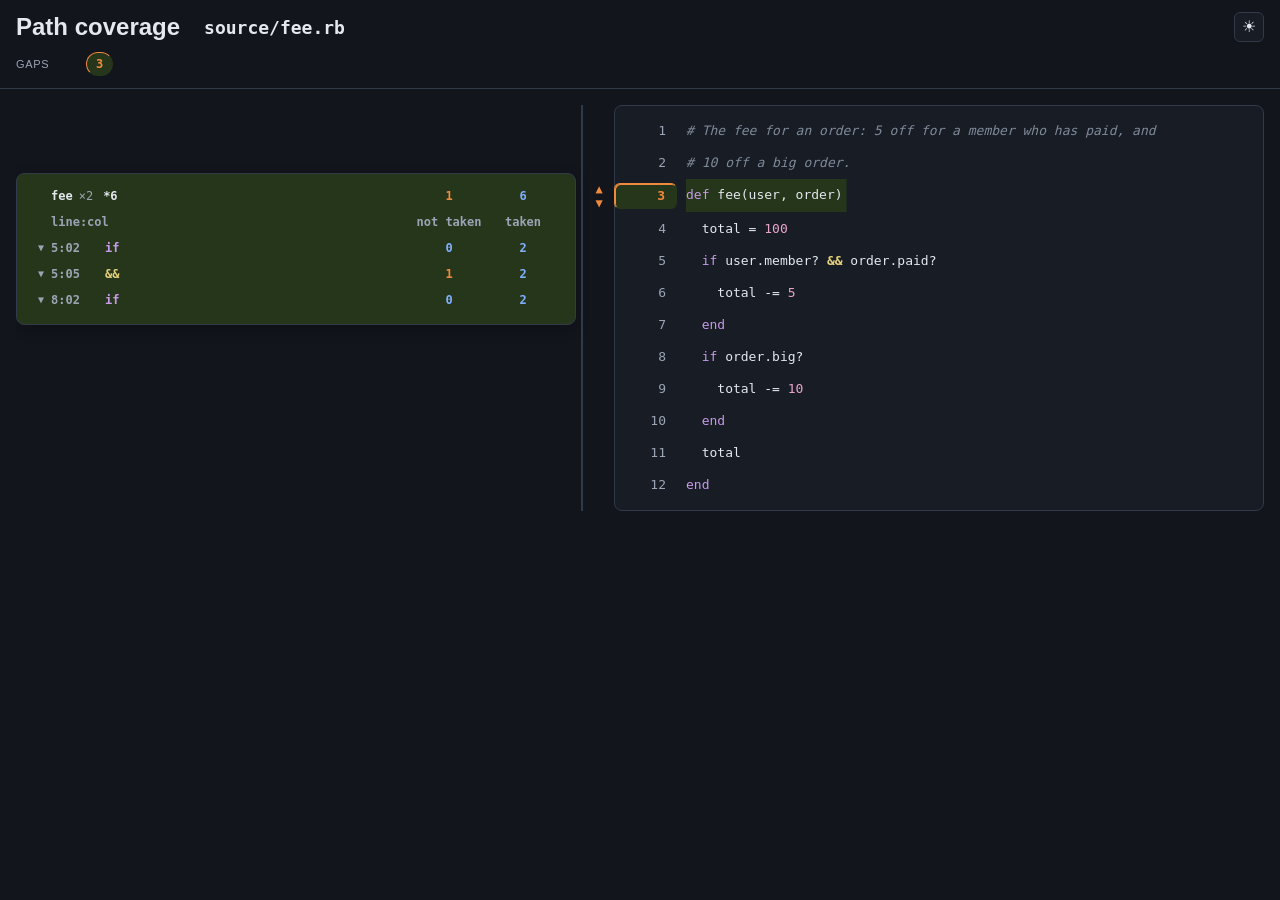
<file: samples/demo/files/source/fee.rb.html>
<!DOCTYPE html>
<html lang="en">
<head>
<meta charset="utf-8"/>
<meta name="viewport" content="width=device-width, initial-scale=1"/>
<title>Path coverage</title>
<style>
/*<![CDATA[*/
/* Blue (seen both ways) and orange (missing) stay distinct for
   red-green colour blindness; states also differ in form. */
:root {
  --bg: #FBFBFC;
  --surface: #FFFFFF;
  --panel: #F2F4F7;
  --fg: #1C2230;
  --muted: #5B6577;
  --rule: #D5DAE2;
  --ok: #1F5FBF;
  --ok-tint: #E6EEFA;
  --bad: #B54708;
  --on-status: #FFFFFF;
  --link: #1F5FBF;
  --font-body: "Helvetica Neue", Arial, sans-serif;
  --font-code: Menlo, Consolas, "DejaVu Sans Mono", monospace;
}
/* Dark, unless the page's html element names light, as the theme
   button does when pressed; so a page draws dark before any script
   runs. */
:root:not([data-theme="light"]) {
  --bg: #12151C; --surface: #181C25; --panel: #212633; --fg: #E4E8EF;
  --muted: #9AA4B5; --rule: #323949; --ok: #7FB0FF; --ok-tint: #1A2740;
  --bad: #F08A3C; --on-status: #12151C; --link: #7FB0FF;
  --syn-k: #C79BEA; --syn-s: #9CCB9E; --syn-c: #7F8A99;
  --syn-n: #E9A3C9; --syn-t: #AEB5F5; --syn-v: #7FCFC4; --syn-o: #E6D27A;
  color-scheme: dark;
}
/* Code's syntax colours, each muted so the orange, blue and green
   of coverage still stand out: keywords, strings, comments,
   numbers, constants, instance variables, and, in bold gold, the
   operators that decide a path, eg && and &. */
:root {
  --syn-k: #7E3BA0; --syn-s: #3B7550; --syn-c: #77808F;
  --syn-n: #9E4A78; --syn-t: #4B52A0; --syn-v: #2A7570; --syn-o: #7A6600;
}
/* The same colours in the code and in a decision's tree, its fold, and
   a card's rows, which quote the code. */
:is(.src, .fold, .statements .prow) .k { color: var(--syn-k); }
:is(.src, .fold, .statements .prow) .s { color: var(--syn-s); }
:is(.src, .fold, .statements .prow) .c { color: var(--syn-c); font-style: italic; }
:is(.src, .fold, .statements .prow) .n { color: var(--syn-n); }
:is(.src, .fold, .statements .prow) .t { color: var(--syn-t); }
:is(.src, .fold, .statements .prow) .v { color: var(--syn-v); }
:is(.src, .fold, .statements .prow) .o { color: var(--syn-o); font-weight: 700; }
/* Everything a decision's tree or a method's grid draws has this one
   tint, in either mode; status is only ever the orange or blue of
   an edge. A lit line, on a path being shown, is yellow. */
:root { --cond-tint: #E2F2D3; --lit: #FFE98A; }
:root:not([data-theme="light"]) { --cond-tint: #26361A; --lit: #5A4A12; }
/* --rail is the width of the column of trees and grids left of the
   code; dragging the divider changes it. */
body { --rail: 560px; }
body { margin: 0; background: var(--bg); color: var(--fg); font-family: var(--font-body); font-size: 14px; }
a { color: var(--link); }
.page {
  max-width: 1080px; margin: 0 auto; display: flex; flex-direction: column; gap: 16px;
  padding: 0 max(16px, env(safe-area-inset-right, 0px)) 64px max(16px, env(safe-area-inset-left, 0px));
}
/* A file's page is wider, to hold its rail beside its code. */
.page:has(.code) { max-width: 1800px; }
h1 { margin: 0; font-size: 24px; font-weight: 600; }
/* Every page's top line: the Path coverage title, a link back to
   the index on a file's page, then, on a file's page, its path. */
.top { display: flex; flex-wrap: wrap; align-items: center; gap: 8px 24px; }
.title { margin: 0; font-size: 24px; font-weight: 600; }
.title a { color: inherit; text-decoration: none; }
.title a:hover { text-decoration: underline; }
/* A file's path links back to its row on the index, which stops
   clear of the index's sticky header. */
h1.path a { color: inherit; text-decoration: none; }
h1.path a:hover { text-decoration: underline; }
table.files tr[id] { scroll-margin-top: 72px; }
.box { border: 1px solid var(--rule); border-radius: 8px; background: var(--surface); overflow-x: auto; }
table { width: 100%; border-collapse: collapse; font-size: 13px; font-variant-numeric: tabular-nums; }
th, td { padding: 10px 16px; text-align: left; }
th { background: var(--panel); }
td { border-top: 1px solid var(--rule); }
td:first-child { font-family: var(--font-code); }
/* The Total row frames the table's foot as the headings do its
   head, so it reads as a sum, not as one more file. */
tfoot td { background: var(--panel); font-weight: 600; border-top: 1px solid var(--fg); }
tfoot td:first-child { font-family: inherit; }
/* The index page's tabs, one per group of files; the selected
   one framed as the table's headings are. */
.tabs { display: flex; flex-wrap: wrap; gap: 4px; margin: 0 0 8px; }
.tabs [role="tab"] { font: inherit; font-size: 13px; padding: 6px 12px; border: 1px solid var(--rule); border-radius: 6px; background: var(--surface); color: var(--muted); cursor: pointer; }
.tabs [role="tab"][aria-selected="true"] { background: var(--panel); color: var(--fg); border-color: var(--fg); font-weight: 600; }
.tabs [role="tab"]:focus-visible { outline: 3px solid var(--link); outline-offset: 2px; }
.num, td:not(:first-child) { text-align: right; }
/* A total's taken, / of and % sit close, so a row still reads
   3 / 4 75%. The File column takes the table's spare width, so
   it never spreads them apart. These rules name the files table,
   so a path grid's taken cells are never matched. */
table.files tr > :first-child { width: 100%; }
table.files th, table.files td:not(:first-child) { white-space: nowrap; }
table.files .taken { text-align: right; padding-left: 32px; padding-right: 4px; }
table.files .of { text-align: left; padding-left: 0; padding-right: 6px; }
table.files .percent { text-align: right; padding-left: 6px; }
th button {
  font: 600 13px var(--font-body); color: var(--fg); background: none; border: 0;
  padding: 4px 0; cursor: pointer;
}
th button::after { content: " \2195"; color: var(--muted); }
th[aria-sort="ascending"] button::after { content: " \25B2"; color: var(--fg); }
th[aria-sort="descending"] button::after { content: " \25BC"; color: var(--fg); }
th button:focus-visible { outline: 3px solid var(--link); outline-offset: 2px; }

/* A file's page: plain source; on lines holding a condition the
   line numbers are one button. Every number has the same box, so
   digits stay aligned whether or not they are on a button. */
h1.path { font-family: var(--font-code); font-size: 18px; }
/* The top line, and on a file's page its path and decision lists,
   stick together as one header. */
.head {
  position: sticky; top: 0; z-index: 5;
  display: flex; flex-direction: column; gap: 10px;
  margin: 0 -16px; padding: 12px 16px; background: var(--bg);
  border-bottom: 1px solid var(--rule);
}
/* The theme button, small, at the title bar's right end, showing
   the theme it switches to: a moon for dark, a sun for light. */
.theme {
  margin-left: auto; width: 30px; height: 30px; padding: 0; font-size: 16px; line-height: 1;
  border: 1px solid var(--rule); border-radius: 6px; background: var(--surface);
  color: var(--fg); cursor: pointer;
}
.theme:hover { background: var(--panel); }
.theme:focus-visible { outline: 3px solid var(--link); outline-offset: 2px; }
.jumps { display: flex; flex-direction: column; gap: 8px; }
.jump-list { display: flex; gap: 6px; align-items: center; overflow-x: auto; white-space: nowrap; min-width: 0; }
.jump-label { width: 64px; flex-shrink: 0; font-size: 11px; color: var(--muted); text-transform: uppercase; letter-spacing: 0.06em; }
a.jump {
  font: 600 12px/22px var(--font-code); padding: 0 9px; border-radius: 999px;
  text-decoration: none; border: 1px solid; font-variant-numeric: tabular-nums;
}
/* A decision's jump wears the condition tint, edged in its status
   colour on the top and left only, as its line's button is. */
a.jump[data-status] { background: var(--cond-tint); border-right-color: transparent; border-bottom-color: transparent; }
a.jump[data-status="covered"] { color: var(--ok); border-top-color: var(--ok); border-left-color: var(--ok); }
a.jump[data-status="gaps"] { color: var(--bad); border-top-color: var(--bad); border-left-color: var(--bad); }
a.jump:focus-visible, .nav a:focus-visible { outline: 3px solid var(--link); outline-offset: 2px; }
/* The code sits right of the rail of cards. The rail's column is
   always there, --rail wide, and the divider in the gap after it
   drags to change that. */
.box:has(> .code) {
  position: relative; isolation: isolate; border: 0; background: none; border-radius: 0;
  display: grid; column-gap: 12px; grid-template-columns: var(--rail) minmax(0, 1fr);
}
.box > .rail { grid-column: 1; grid-row: 1; }
.box > .code { grid-column: 2; grid-row: 1; }
/* The source pane's border and background start after the rail,
   the gap and the nav column, so the arrows sit outside the pane
   yet scroll with their line. */
.box:has(> .code)::before {
  content: ""; position: absolute; inset: 0 0 0 calc(var(--rail) + 38px); z-index: -1;
  border: 1px solid var(--rule); border-radius: 8px;
  background: var(--surface); pointer-events: none;
}
/* The previous-gap arrow sits above the next, each half a line
   tall, keeping the gutter narrow. */
.nav { display: flex; flex-direction: column; justify-content: center; width: 26px; flex-shrink: 0; }
.nav a { width: 22px; text-align: center; line-height: 14px; font-size: 12px; color: var(--bad); text-decoration: none; }
/* A covered card's arrows, between the covered cards' lines, are
   blue, as their numbers are. */
.nav a[data-status="covered"] { color: var(--ok); }
.nav a:hover { color: var(--fg); }
.nav a[data-prev]::before { content: "\25B2"; }
.nav a[data-next]::before { content: "\25BC"; }
/* Every row is as wide as the longest line (or the pane, if
   wider), so a method's band, and a lit line, reach past the code
   when it scrolls sideways. */
.code {
  font-family: var(--font-code); font-size: 13px; line-height: 32px; padding: 10px 0;
  position: relative; isolation: isolate; min-width: 0; overflow-x: auto;
  display: grid; grid-template-columns: minmax(max-content, 1fr); align-content: start;
}
.line, .block { display: flex; align-items: flex-start; }
/* A loose decision's whole block, its lines' code included, opens its
   top card. */
.block { cursor: pointer; border-radius: 6px; }
.block:hover { filter: brightness(0.97); }
.line:has(.lineno) { cursor: default; }
.srcs { display: flex; flex-direction: column; }
.block .srcs { flex: 1; }
.src { white-space: pre; }
/* A lit line's background spans the code pane's full width. */
.line .src { flex: 1; }
/* Each line's code is as tall as its row, even an empty line's, so
   a method's stripe runs unbroken from row to row. */
.line > .src, .block > .srcs { align-self: stretch; }
.srcs > .src:last-child { flex-grow: 1; }
/* scroll-margin-top clears the sticky header when a link jumps to
   a line. */
.lineno {
  display: block; width: 52px; padding-right: 20px; text-align: right;
  color: var(--muted); font-variant-numeric: tabular-nums; flex-shrink: 0;
  scroll-margin-top: 190px;
}
/* A loose decision's button, its 9px right margin included, takes the
   72px a plain number takes, so its lines' code starts where every
   other line's does. Its 63px includes its borders, so at any zoom,
   where a border is rounded to whole screen pixels, its width
   holds. */
button.lnum {
  position: relative; display: flex; flex-direction: column; flex-shrink: 0;
  box-sizing: border-box; width: 63px;
  margin: 4px 9px 4px 0; padding: 0;
  border: 1px solid transparent; border-radius: 6px; cursor: pointer;
  font: 600 13px/24px var(--font-code); box-shadow: 0 1px 3px rgba(0, 0, 0, 0.22);
}
/* A loose decision's top card opens in the left rail: a closed button
   points left, where its card will open; an open one has no arrow,
   as a click leaves it open. */
button.lnum::before {
  content: "\25C2"; position: absolute; left: 7px; top: 4px;
  font-size: 11px; line-height: 24px;
}
button.lnum[aria-expanded="true"]::before { content: none; }
/* With a decision count the count and the triangle share the
   button's height, one 11px line each. */
button.lnum:has(.decision-count)::before { top: 12px; line-height: 11px; }
/* On a button over two or more lines the triangle sits at the
   very bottom. */
button.lnum:has(.lineno + .lineno)::before { top: auto; bottom: 2px; line-height: 11px; }
.decision-count {
  position: absolute; left: 7px; top: 1px;
  font-size: 9px; line-height: 11px; font-weight: 700;
}
button.lnum .lineno { width: 50px; padding-right: 11px; color: inherit; line-height: 32px; margin: -4px 0; }
/* A decision's button wears the condition tint, edged in its
   status colour on the top and left only. */
button.lnum[data-status] { box-shadow: none; background: var(--cond-tint); border-right-color: transparent; border-bottom-color: transparent; }
button.lnum[data-status="covered"] { color: var(--ok); border-top-color: var(--ok); border-left-color: var(--ok); }
button.lnum[data-status="gaps"] { color: var(--bad); border-top-color: var(--bad); border-left-color: var(--bad); }
button.lnum:hover { filter: brightness(1.1); }
button.lnum:focus-visible { outline: 3px solid var(--link); outline-offset: 1px; }
/* An open loose decision has its button's status edges, top and left,
   doubled to 2px. A jump to it opens its card, so its button has
   no outline of the jump to it. */
button.lnum[aria-expanded="true"][data-status="gaps"] { box-shadow: inset 1px 1px 0 var(--bad); }
button.lnum[aria-expanded="true"][data-status="covered"] { box-shadow: inset 1px 1px 0 var(--ok); }
button.lnum:has(.lineno:target) { outline: none; }
/* While a card is open, no button keeps a focus outline. */
body[data-open] button.lnum:focus-visible { outline: none; }
.rail { position: relative; min-width: 0; }
/* Each row lays its branch and label out at their own width, the
   label pushing its cells to the row's right edge, so a decision's
   cells line up in columns however long or deep its labels. */
.row { display: flex; align-items: center; gap: 8px; }
.row > :is(.text, .arm, .operator) { margin-right: auto; padding-right: 8px; }
/* An explicit width, not just a flex basis, so a row's natural
   width counts each cell as 26px, not as its one letter. */
.row > :is(.cell, .count) { flex: none; width: 26px; }
/* A thin rule under each decision's counts row, across the tree's
   full width through its 16px side padding. */
.decision > .row:first-child {
  border-bottom: 1px solid var(--rule); margin: 0 -16px 6px; padding: 0 16px 4px;
}
.operator { font-weight: 600; }
.row .arm { white-space: pre; font-weight: 600; }
.branch { white-space: pre; color: var(--muted); margin-right: -16px; }
/* A leaf's text is never wider than 48ch, nor than its row has
   room for: the rest of a long one scrolls within it, so its
   cells stay in their columns at the row's right edge. */
.row .text {
  white-space: pre; min-width: 0; max-width: 48ch;
  overflow-x: auto; scrollbar-width: thin;
}
/* A branch's cell, of the kind its data-bx names, drawn a whole
   row tall so branches join from row to row: v a vertical line,
   t a vertical with a stub right, l the top half of a vertical
   with a stub right, h a horizontal, s nothing. */
.bx { display: inline-block; width: 1ch; height: 30px; vertical-align: top; --stroke: linear-gradient(currentColor, currentColor); }
.bx[data-bx="v"] { background: var(--stroke) 50% 0 / 1px 100% no-repeat; }
.bx[data-bx="t"] { background: var(--stroke) 50% 0 / 1px 100% no-repeat, var(--stroke) 100% 50% / 50% 1px no-repeat; }
.bx[data-bx="l"] { background: var(--stroke) 50% 0 / 1px 50% no-repeat, var(--stroke) 100% 50% / 50% 1px no-repeat; }
.bx[data-bx="h"] { background: var(--stroke) 0 50% / 100% 1px no-repeat; }
/* Each path heads its column with a snake, a vertical ~ standing
   for the path below it, then 0, orange, for a path never taken,
   or *, blue, for one taken, its count on hover; a leaf's T or F
   on that path sits in a chip, as in a path grid, and a blank
   means the path never reached it. */
.row .count { text-align: center; font-variant-numeric: tabular-nums; color: var(--ok); font-weight: 600; }
.row .count::before { content: "\2240"; }
.row .count.never { color: var(--bad); }
.row .cell { text-align: center; }
.row .cell:is(:not(:empty), [data-mark]) {
  align-self: center; line-height: 22px; border-radius: 3px;
  background: var(--surface); color: var(--fg); font: 600 12px var(--font-code);
}
/* A cell's mark, drawn in place of a letter: a tick for a path
   that took a ?:'s arm, a return arrow for one that left the
   method at a return or a raise, a disc for a &. receiver not
   nil, an empty set for one nil. */
.row .cell[data-mark="taken"]::before { content: "\2713"; }
.row .cell[data-mark="leaves"]::before { content: "\21A9"; }
.row .cell[data-mark="present"]::before { content: "\25CF"; }
.row .cell[data-mark="absent"]::before { content: "\2205"; }
/* Hovering a cell with hover text, eg a path's count or a &.
   receiver's mark, shows that text in a chip above it. */
.row [data-hover] { position: relative; cursor: default; }
.row [data-hover]:hover::after {
  content: attr(data-hover); position: absolute; bottom: 100%; left: 50%;
  transform: translateX(-50%); z-index: 4; padding: 0 7px; border-radius: 4px;
  white-space: nowrap; font: 700 11px/20px var(--font-body); background: var(--fg); color: var(--bg);
}

/* The divider: the gap between the rail and the code, a line down
   its middle that darkens as it is hovered or dragged. */
.divider {
  position: absolute; top: 0; bottom: 0; left: var(--rail); width: 12px;
  cursor: col-resize; z-index: 4; touch-action: none;
}
.divider::after {
  content: ""; position: absolute; top: 0; bottom: 0; left: 5px; width: 2px;
  background: var(--rule);
}
.divider:hover::after, .divider.dragging::after { background: var(--link); }
body.dragging { cursor: col-resize; user-select: none; }

/* Within each method, each line of a method has a stripe in the
   method's status colour, just left of its def's d, from its def
   line to its last; its def line also has a band of the one tint,
   from its def to the end of its text. Both are backgrounds of the
   lines' code, placed in characters (side.js gives each line its
   def's column), so the code's own layout keeps them aligned. Open,
   a method's stripe thickens. */
/* Within each method, a method's body is folded under its def line
   until its def's number opens it, so the page starts as a list of
   def lines. */
.method-folded { display: none; }
/* The open method's def line, shifted down by side.js to stay just
   below the sticky header, covers the body lines passing under it. */
.def-stuck {
  position: relative; z-index: 3; background: var(--surface);
  box-shadow: 0 2px 6px rgba(0, 0, 0, 0.25);
}
.src.in-method {
  --method-colour: var(--bad); --stripe: 2px;
  --at: calc(var(--def-col) * 1ch - 4px);
  background-image: linear-gradient(var(--method-colour), var(--method-colour));
  background-size: var(--stripe) 100%;
  background-position: var(--at) 0;
  background-repeat: no-repeat;
}
.src.in-method[data-method-status="covered"] { --method-colour: var(--ok); }
.src.in-method.method-open { --stripe: 3px; }
/* A def line's band stops 1px short of its line's bottom, so the
   bands of def lines one after another, eg one-line methods, stay
   apart. Its stripe runs the full height, on into its body, but on
   its method's last line, where it too stops 1px short, so the
   stripes of methods one after another stay apart as well. */
.src.def-line {
  --band: calc((var(--def-end) - var(--def-col)) * 1ch + 8px) calc(100% - 1px);
  background-image:
    linear-gradient(var(--method-colour), var(--method-colour)),
    linear-gradient(var(--cond-tint), var(--cond-tint));
  background-size: var(--stripe) 100%, var(--band);
  background-position: var(--at) 0, var(--at) 0;
}
.src.in-method.method-end { background-size: var(--stripe) calc(100% - 1px); }
.src.def-line.method-end { background-size: var(--stripe) calc(100% - 1px), var(--band); }
/* A card floats in the rail, level with its first line (its top
   set by side.js), framed by a border, rounded corners and a
   shadow, its rows 16px in from its sides. */
.rail .pathgrid {
  position: absolute; left: 0; right: 0; z-index: 2; overflow-x: auto; overflow-y: hidden;
  background: var(--cond-tint); font: 600 12px var(--font-code);
  border: 1px solid var(--rule); border-radius: 8px; box-shadow: 0 4px 14px rgba(0, 0, 0, 0.25);
}
.prow { position: absolute; left: 16px; display: flex; gap: 2px; white-space: nowrap; }
/* A statement card's rows flow down it, 10px above the first and
   below the last, so a fold open under a row pushes the rows after
   it down. */
.statements { padding: 10px 0; }
.statements .prow { position: static; padding: 0 16px; margin-bottom: 2px; }
/* A decision's fold draws the decision's tree in the code's font, its
   rows as tall as the card's. Open, it takes its row's
   place right of the row's arrow and line:col, 88px in (the card's
   16px padding, the arrow's 16px, the label's 52px and two 2px
   gaps): its first row, the decision's operator and its count on each
   path, stands where the row's top and counts were, which hide,
   and its other rows are indented as far, so they stay aligned
   with the operator. The rows it reveals, below its first row
   (24px and 2px padding), are tinted a shade off the card,
   toward the text colour, so in either theme they stand out as
   opened, with no rule needed above or below them. Lying over
   its row, it takes no click itself, so one on the row's arrow
   or line:col beneath reaches the row and folds it back; its
   tree's rows take theirs. */
.fold {
  position: relative; margin: -26px 0 6px; padding: 0 16px 4px 88px;
  font: 400 13px var(--font-code); line-height: 24px; color: var(--fg);
  pointer-events: none;
  background: linear-gradient(transparent 26px,
    color-mix(in srgb, var(--cond-tint), var(--fg) 6%) 26px);
}
.fold:last-child { margin-bottom: 0; }
.fold .decision { pointer-events: auto; }
.fold .bx { height: 24px; }
.fold .decision > .row:first-child {
  border-bottom: 0; margin: 0 0 4px; padding: 0 0 2px; cursor: pointer;
}
.statements .prow.decision:has(> .fold-arrow[aria-expanded="true"]) > .pcell { visibility: hidden; }
/* A decision row's arrow, left of its line:col, points down while its
   fold is shut and up while it is open; every other row's label
   is indented by the arrow's width and the gap after it, so the
   labels line up. */
.fold-arrow {
  flex: none; width: 16px; padding: 0; border: none; background: none;
  font: inherit; font-size: 10px; line-height: 24px; color: var(--muted); cursor: pointer;
}
.fold-arrow::before { content: "\25BC"; }
.fold-arrow[aria-expanded="true"]::before { content: "\25B2"; }
.prow.decision:hover .fold-arrow, .fold-arrow[aria-expanded="true"] { color: var(--link); }
.fold-arrow:focus-visible { outline: 3px solid var(--link); outline-offset: 2px; }
.statements .prow > .plabel:first-child { margin-left: 18px; }
/* A grid's line labels sit at its left padding, as a tree's labels
   do, their fixed width keeping the cells in columns. */
.plabel { width: 48px; flex-shrink: 0; text-align: left; padding-right: 8px; color: var(--muted); line-height: 24px; }
.pcell { width: 24px; flex-shrink: 0; text-align: center; line-height: 24px; border-radius: 3px; }
/* A statement card's cells hold words, eg return, not T or F. Its
   line:col labels are narrow, so each row's top follows close
   after, left aligned, its paths and taken at the card's right
   edge; the title row's name is as wide as it needs. */
.statements .pcell { width: 72px; cursor: default; }
.statements .plabel { width: 44px; padding-right: 8px; overflow: visible; }
.statements .prow.calls .plabel { width: auto; }
.statements .plabel + .pcell { flex: 1; min-width: 56px; text-align: left; }
.statements .prow.decision, .statements .prow.decision .pcell { cursor: pointer; }
.statements .prow.decision:hover .pcell:not(.not-taken):not(.was-taken), .statements .prow.decision:hover .plabel { color: var(--link); }
.statements .prow.columns .plabel, .statements .prow.columns .pcell { color: var(--muted); }
/* A card's paths not taken are orange and those taken blue, as a
   status always is; its column titles are too, as their key. None
   not taken, 0, is no gap, so is blue. */
.statements .pcell.not-taken { color: var(--bad); }
.statements .pcell.was-taken,
.statements .pcell.not-taken.none { color: var(--ok); }
.prow.calls .plabel { color: var(--fg); }
/* How many times a card's method was called, after its name; a gap,
   never called, coloured as one. */
.call-count { margin-left: 6px; color: var(--muted); font-weight: 400; }
.call-count.never { color: var(--bad); font-weight: 600; }
/* Hovering a card's row lights its line in the code; hovering a
   fold's row marks the characters of its operand. */
.src.lit { background: var(--cond-tint); }
mark.chars { background: var(--lit); color: inherit; border-radius: 3px; box-shadow: 0 0 0 2px var(--lit); }
/* The fold row of the code under the pointer, lit as marked code is. */
.fold .row.hovered, .statements .prow.hovered {
  background: var(--lit); border-radius: 3px;
}
.fold .row[data-at] { cursor: default; }
.fold .row[data-at]:hover { background: rgba(255, 255, 255, 0.08); }

/* A row of jumps with none keeps its height, though hidden, so the
   sticky header, and the code below it, never move. */
.jump-list[data-empty] { visibility: hidden; }
/* The number of each method's def line wears a loose decision's
   button's look: the one tint, edged on the top and left in its
   status colour, orange for gaps and blue for covered, with an
   arrow pointing left while its card is closed, and none while it
   is open. Its 63px and its 9px right margin take the 72px a plain
   number takes, as a loose decision's button does, so its line's code
   starts where every other line's does and its digits end where
   theirs do. */
.lineno.mdef {
  position: relative; box-sizing: border-box; width: 63px; padding-right: 11px;
  margin: 4px 9px 4px 0; line-height: 24px; cursor: pointer;
  font: 600 13px/24px var(--font-code); border: 1px solid transparent;
  border-radius: 6px; background: var(--cond-tint);
  --mdef-status: var(--bad); color: var(--mdef-status);
  border-top-color: var(--mdef-status); border-left-color: var(--mdef-status);
}
.lineno.mdef[data-status="covered"] { --mdef-status: var(--ok); }
.lineno.mdef::before {
  content: "\25C2"; position: absolute; left: 7px; top: 0; font-size: 11px;
}
.lineno.mdef[aria-expanded="true"]::before { content: none; }
.lineno.mdef[aria-expanded="true"] { box-shadow: inset 1px 1px 0 var(--mdef-status); }
.lineno.mdef:hover { filter: brightness(1.1); }
/* A line's gap arrows sit in the middle of its row, level with its
   number, however tall its row is. */
.nav { align-self: stretch; }

/*]]>*/
</style>
</head>
<body>
<main class="page"></main>
<script>
//<![CDATA[
window.pathCoverage = {"schema":1,"page":"file","path":"source/fee.rb","lines":[{"text":"# The fee for an order: 5 off for a member who has paid, and","tokens":[[0,60,"c"]],"status":null,"span":null},{"text":"# 10 off a big order.","tokens":[[0,21,"c"]],"status":null,"span":null},{"text":"def fee(user, order)","tokens":[[0,3,"k"]],"status":null,"span":null},{"text":"  total = 100","tokens":[[10,13,"n"]],"status":null,"span":null},{"text":"  if user.member? && order.paid?","tokens":[[2,4,"k"],[18,20,"o"]],"status":"gaps","span":[5,5]},{"text":"    total -= 5","tokens":[[13,14,"n"]],"status":null,"span":null},{"text":"  end","tokens":[[2,5,"k"]],"status":null,"span":null},{"text":"  if order.big?","tokens":[[2,4,"k"]],"status":"covered","span":[8,8]},{"text":"    total -= 10","tokens":[[13,15,"n"]],"status":null,"span":null},{"text":"  end","tokens":[[2,5,"k"]],"status":null,"span":null},{"text":"  total","tokens":[],"status":null,"span":null},{"text":"end","tokens":[[0,3,"k"]],"status":null,"span":null}],"cards":[{"first":3,"last":12,"column":0,"status":"gaps","top":false,"decisions":null,"title":{"name":"fee","calls":2,"ways":6,"notTaken":1,"taken":6},"rows":[{"at":"5:02","decision":"source/fee.rb:5:2","top":{"text":"if","tokens":[[0,2,"k"]]},"paths":2,"taken":2,"fold":[{"kind":"decision","branch":"","label":{"text":"if","tokens":[[0,2,"k"]]},"at":[5,2,5,32],"else":null,"counts":[1,1]},{"kind":"operand","branch":"lhs","label":{"text":"user.member? && order.paid?","tokens":[[13,15,"o"]]},"at":[5,5,5,32],"cells":[["T",null,null],["F",null,null]]}]},{"at":"5:05","decision":"source/fee.rb:5:5","top":{"text":"&&","tokens":[[0,2,"o"]]},"paths":3,"taken":2,"fold":[{"kind":"decision","branch":"","label":{"text":"&&","tokens":[[0,2,"o"]]},"at":[5,5,5,32],"else":null,"counts":[0,1,1]},{"kind":"operand","branch":"ths","label":{"text":"user.member?","tokens":[]},"at":[5,5,5,17],"cells":[["T",null,null],["T",null,null],["F",null,null]]},{"kind":"operand","branch":"lhs","label":{"text":"order.paid?","tokens":[]},"at":[5,21,5,32],"cells":[["F",null,null],["T",null,null],["",null,null]]}]},{"at":"8:02","decision":"source/fee.rb:8:2","top":{"text":"if","tokens":[[0,2,"k"]]},"paths":2,"taken":2,"fold":[{"kind":"decision","branch":"","label":{"text":"if","tokens":[[0,2,"k"]]},"at":[8,2,8,15],"else":null,"counts":[1,1]},{"kind":"operand","branch":"lhs","label":{"text":"order.big?","tokens":[]},"at":[8,5,8,15],"cells":[["T",null,null],["F",null,null]]}]}]}]};
// Draws a path coverage page from its data, window.pathCoverage, as
// schema.json has it, into the page's <main>. It runs before the
// page's other scripts, which then find the page as they would had
// it been written whole. report.js computes; this only draws.
(function () {
  'use strict';

  var SCHEMA = 1;
  var data = window.pathCoverage;
  if (!data || data.schema !== SCHEMA) {
    throw new Error('path coverage: page data of schema ' +
      (data && data.schema) + ', but render.js draws schema ' + SCHEMA);
  }

  // text, escaped for HTML.
  function esc(text) {
    return String(text)
      .replace(/&/g, '&amp;').replace(/</g, '&lt;').replace(/>/g, '&gt;')
      .replace(/"/g, '&quot;').replace(/'/g, '&#39;');
  }

  // code, {text, tokens}, escaped, each token's range, its columns
  // counting characters, in a span of its class.
  function painted(code) {
    var chars = Array.from(code.text);
    var at = 0;
    var out = '';
    code.tokens.forEach(function (token) {
      out += esc(chars.slice(at, token[0]).join('')) +
        '<span class="' + token[2] + '">' +
        esc(chars.slice(token[0], token[1]).join('')) + '</span>';
      at = token[1];
    });
    return out + esc(chars.slice(at).join(''));
  }

  // ---------------------------------------------------------------
  // The index page.

  // A table cell, sorted by sort, showing content, with title as its
  // hover and css as its class, each when given.
  function td(sort, content, title, css) {
    var klass = css ? ' class="' + css + '"' : '';
    var hover = title ? ' title="' + title + '"' : '';
    return '<td' + klass + ' data-sort="' + esc(sort) + '"' + hover + '>' +
      content + '</td>';
  }

  // Why a total of no paths shows no percent.
  var NONE = 'no method with two or more decisions';

  // The cells after a row's file: its decisions, then its paths combined
  // taken, / of and percent.
  function counts(row) {
    var taken = row.combined[0];
    var possible = row.combined[1];
    var percent = row.percent === null
      ? td('', '-', NONE, 'percent')
      : td(row.percent, row.percent + '%', null, 'percent');
    return td(row.decisions, row.decisions) +
      td(taken, taken, null, 'taken') +
      td(possible, '/ ' + possible, null, 'of') + percent;
  }

  // The heading row of a files table, every column sortable.
  function headRow() {
    var heading = function (attrs, column, type, label) {
      return '<th' + attrs + ' aria-sort="none"><button type="button"' +
        ' data-column="' + column + '" data-type="' + type + '">' +
        label + '</button></th>';
    };
    var parts = [['taken', 'taken'], ['of', '/ of'], ['percent', '%']];
    var cells = [heading('', 0, 'text', 'File'),
      heading(' class="num"', 1, 'number', 'Decisions')].concat(
      parts.map(function (part, i) {
        return heading(' class="' + part[0] + '"', 2 + i, 'number', part[1]);
      }));
    return '<tr>\n' + cells.join('\n') + '\n</tr>';
  }

  // The index-th tab's table; any but the first hidden, only the
  // first giving its rows ids, as the others repeat its rows.
  function table(index, shown) {
    var anchored = index === 0;
    var body = shown.rows.map(function (row) {
      var path = esc(row.path);
      var link = '<a href="files/' + path + '.html">' + path + '</a>';
      var id = anchored ? ' id="row-' + path + '"' : '';
      return '<tr' + id + '>' + td(row.path, link) + counts(row) + '</tr>';
    }).join('\n');
    var hidden = anchored ? '' : ' hidden="hidden"';
    return [
      '<table class="files" id="files-' + index + '" role="tabpanel"' +
        hidden + '>',
      '<thead>\n' + headRow() + '\n</thead>',
      '<tbody>\n' + body + '\n</tbody>',
      '<tfoot>\n<tr>' + td('Total', 'Total') + counts(shown.total) +
        '</tr>\n</tfoot>',
      '</table>'
    ].join('\n');
  }

  // The tab bar, a tab per table, the first selected; none for one
  // table.
  function tabs(tables) {
    if (tables.length < 2) { return ''; }
    var buttons = tables.map(function (shown, i) {
      return '<button type="button" role="tab" aria-selected="' +
        (i === 0) + '" aria-controls="files-' + i + '">' +
        esc(shown.name) + '</button>';
    });
    return '<nav class="tabs" role="tablist" aria-label="Groups">' +
      buttons.join('') + '</nav>';
  }

  // The paragraph naming the operators ignored; none when none are.
  function ignored(names) {
    if (names.length === 0) { return ''; }
    return '<p class="ignored" data-ignored="">' +
      esc('Ignored: ' + names.join(', ')) + '</p>';
  }

  // The paragraph naming each tool that measured the run and its
  // version, eg ruby 4.0.5; none for a run that names none.
  function measuredBy(tools) {
    var names = Object.keys(tools || {});
    if (names.length === 0) { return ''; }
    var each = names.map(function (name) {
      return name + ' ' + tools[name];
    });
    return '<p class="measured-by" data-measured-by="">' +
      esc('Measured by: ' + each.join(', ')) + '</p>';
  }

  // The index page's <main>.
  function indexPage(page) {
    var tables = page.tables.map(function (shown, i) {
      return table(i, shown);
    }).join('\n');
    return '\n<header class="head" data-head="">\n' +
      '<div class="top"><h1 class="title">Path coverage</h1>' +
      '<button type="button" class="theme" aria-label="Light or dark">' +
      '</button></div>\n</header>\n' + tabs(page.tables) +
      '\n<div class="box">\n' + tables + '\n</div>' +
      ignored(page.ignored) + measuredBy(page.measured_by) + '\n';
  }

  // ---------------------------------------------------------------
  // A file page's cards' folds.

  // The cell drawing a branch, one kind per letter.
  function branchCell(branch) {
    var cells = Array.from(branch).map(function (kind) {
      return '<span class="bx" data-bx="' + kind + '"></span>';
    });
    return '<span class="branch" data-branch="" aria-hidden="true">' +
      cells.join('') + '</span>';
  }

  // Example: 1284 gives 1,284 times.
  function times(count) {
    var digits = String(count).replace(/\B(?=(\d{3})+(?!\d))/g, ',');
    return digits + (count === 1 ? ' time' : ' times');
  }

  // A decision row's count cells, 0 for a path never taken, else *.
  function countCells(counts) {
    return counts.map(function (count) {
      var never = count === 0;
      return '<span class="' + (never ? 'count never' : 'count') +
        '" data-count="" data-hover="' + times(count) + '">' +
        (never ? '0' : '*') + '</span>';
    }).join('');
  }

  // A fold row's cells, each [text, mark, hover].
  function valueCells(cells) {
    return cells.map(function (cell) {
      var attrs = 'class="cell" data-cell=""';
      if (cell[1] !== null) { attrs += ' data-mark="' + esc(cell[1]) + '"'; }
      if (cell[2] !== null) { attrs += ' data-hover="' + esc(cell[2]) + '"'; }
      return '<span ' + attrs + '>' + esc(cell[0]) + '</span>';
    }).join('');
  }

  // The attribute marking each kind of fold row, and the class and
  // attribute of its label's span.
  var KINDS = {
    decision: ['', 'operator" data-operator="'],
    subtree: [' data-subtree=""', 'operator" data-operator="'],
    operand: [' data-operand=""', 'text" data-text="'],
    arm: [' data-arm=""', 'arm" data-label="'],
    leaves: [' data-leaves=""', 'arm" data-label="']
  };

  // The attribute name="line,column,line,column" of at; none for null.
  function atAttr(at, name) {
    return at ? ' ' + name + '="' + at.join(',') + '"' : '';
  }

  // One fold row.
  function foldRow(row) {
    var kind = KINDS[row.kind];
    var lead = row.branch === '' ? '' : branchCell(row.branch);
    var cells = row.counts ? countCells(row.counts) : valueCells(row.cells);
    var attrs = kind[0] + atAttr(row.at, 'data-at') +
      atAttr(row.else, 'data-else');
    return '<div class="row"' + attrs + '>' + lead + '<span class="' +
      kind[1] + '">' + painted(row.label) + '</span>' + cells + '</div>';
  }

  // ---------------------------------------------------------------
  // A file page's cards.

  // The class each of a card row's cells adds after pcell.
  var CELLS = ['', ' not-taken', ' was-taken'];

  // A card row: attrs, lead, its label, then a span per cell.
  function cardRow(attrs, label, cells, lead) {
    var spans = cells.map(function (cell, i) {
      var none = CELLS[i] === ' not-taken' && cell === '0' ? ' none' : '';
      return '<span class="pcell' + CELLS[i] + none + '">' + cell + '</span>';
    });
    return '<div ' + attrs + '>' + (lead || '') +
      '<span class="plabel">' + label + '</span>' + spans.join('') + '</div>';
  }

  // How many times a method was called, after its name; none when not
  // known.
  function callCount(calls) {
    if (calls === null) { return ''; }
    var css = calls === 0 ? 'call-count never' : 'call-count';
    return '<span class="' + css + '">&times;' + calls + '</span>';
  }

  // One row of a card, then its fold, if it has one.
  function statementRow(row) {
    var count = row.taken;
    var counts = count === null ? ['?', '?'] :
      [String(row.paths - count), String(count)];
    var cells = [painted(row.top)].concat(counts);
    var css = row.decision ? 'prow decision' : 'prow';
    var attrs = 'class="' + css + '" data-line="' +
      parseInt(row.at.match(/\d+/)[0], 10) + '"';
    var fold = row.fold ? row.fold.map(foldRow).join('') : null;
    var lead = fold === null ? '' :
      '<button type="button" class="fold-arrow" aria-expanded="false"' +
      ' aria-label="Paths of ' + row.at + '"></button>';
    var folded = fold === null ? '' :
      '<div class="fold" data-decision="' + row.decision + '" hidden="hidden">' +
      '<div class="decision" data-decision="">' + fold + '</div></div>';
    return cardRow(attrs, row.at, cells, lead) + folded;
  }

  // A card's HTML: its title row, its columns row, then its rows.
  function cardHtml(card) {
    var title = card.title;
    var label = esc(title.name) + callCount(title.calls);
    var head = cardRow('class="prow calls" data-line="' + card.first + '"',
      label, ['*' + title.ways, String(title.notTaken), String(title.taken)]) +
      cardRow('class="prow columns"', 'line:col',
        ['', 'not taken', 'taken']);
    var grid = card.top ? 'pathgrid statements top-level' : 'pathgrid statements';
    var attrs = 'id="paths-' + card.first + '" data-first="' + card.first +
      '" data-col="' + card.column + '" data-last="' + card.last +
      '" data-status="' + card.status + '" hidden="hidden"';
    return '<div class="' + grid + '" ' + attrs + '>' + head +
      card.rows.map(statementRow).join('') + '</div>';
  }

  // ---------------------------------------------------------------
  // A file page's listing and nav.

  // The first lines of the cards of status, in line order.
  function firsts(cards, status) {
    return cards.filter(function (card) { return card.status === status; })
      .map(function (card) { return card.first; })
      .sort(function (a, b) { return a - b; });
  }

  // Each status's arrows, gaps first, and how a label names it.
  var STATUSES = [['gaps', 'with gaps'], ['covered', 'covered']];

  // The header's row of jumps, to each card with gaps.
  function jumps(cards) {
    var links = firsts(cards, 'gaps').map(function (first) {
      return '<a class="jump" data-status="gaps" href="#L' + first + '">' +
        first + '</a>';
    });
    var empty = links.length === 0 ? ' data-empty=""' : '';
    return '<nav class="jumps" aria-label="Cards"><div class="jump-list"' +
      empty + '><span class="jump-label">Gaps</span>' + links.join('') +
      '</div></nav>';
  }

  // The gutter of a row of numbers: by each card's first line, an
  // arrow to the card of its status before it, and one after.
  function navCell(numbers, cards) {
    var links = [];
    STATUSES.forEach(function (named) {
      var status = named[0];
      var lines = firsts(cards, status);
      lines.filter(function (first) { return numbers.indexOf(first) >= 0; })
        .forEach(function (first) {
          var i = lines.indexOf(first);
          var arrow = function (way, word, line) {
            return '<a data-' + way + '="" data-status="' + status +
              '" href="#L' + line + '" aria-label="' + word + ' card ' +
              named[1] + ', line ' + line + '"></a>';
          };
          links.push(arrow('prev', 'Previous',
            lines[(i - 1 + lines.length) % lines.length]));
          links.push(arrow('next', 'Next', lines[(i + 1) % lines.length]));
        });
    });
    return '<span class="nav" data-nav="">' + links.join('') + '</span>';
  }

  // True when card holds line.
  function holds(card, line) { return card.first <= line && line <= card.last; }

  // The attributes of a line's code: in a method, its innermost one's
  // status and def's column, marked as its def line or last line.
  function srcAttributes(methods, number, text) {
    var holders = methods.filter(function (card) { return holds(card, number); });
    if (holders.length === 0) { return 'class="src"'; }
    var inner = holders.reduce(function (best, card) {
      return card.first > best.first ? card : best;
    });
    var css = ['src', 'in-method'];
    if (methods.some(function (card) { return card.first === number; })) {
      css.push('def-line');
    }
    if (methods.some(function (card) { return card.last === number; })) {
      css.push('method-end');
    }
    var style = '--def-col: ' + inner.column;
    if (inner.first === number) {
      style += '; --def-end: ' + Array.from(text).length;
    }
    return 'class="' + css.join(' ') + '" data-method-status="' +
      inner.status + '" style="' + style + '"';
  }

  // One line's number, a def's marked to open its method's card.
  function lineNumber(number, methods) {
    var card = methods.filter(function (each) { return each.first === number; })[0];
    var css = card
      ? 'class="lineno mdef" data-status="' + card.status + '" aria-expanded="false"'
      : 'class="lineno"';
    return '<span ' + css + ' id="L' + number + '" data-line="' + number +
      '">' + number + '</span>';
  }

  // One line's code, coloured.
  function code(line, number, methods) {
    return '<span ' + srcAttributes(methods, number, line.text) +
      ' data-src="">' + painted(line) + '</span>';
  }

  // The source listing: a row per line, but one row over all the
  // lines of a decision outside every method.
  function listing(lines, cards) {
    var methods = cards.filter(function (card) { return !card.top; });
    var tops = {};
    cards.forEach(function (card) { if (card.top) { tops[card.first] = card; } });
    var loose = function (line) {
      return !methods.some(function (card) { return holds(card, line); });
    };
    var rows = [];
    lines.forEach(function (line, index) {
      var number = index + 1;
      var span = line.span;
      var key = span && loose(span[0]) ? 'span ' + span[0] + '-' + span[1] : number;
      var last = rows[rows.length - 1];
      if (last && last.key === key) {
        last.numbers.push(number);
      } else {
        rows.push({ key: key, span: typeof key === 'string', numbers: [number] });
      }
    });
    var body = rows.map(function (row) {
      if (!row.span) {
        var number = row.numbers[0];
        var line = lines[number - 1];
        var folded = methods.some(function (card) {
          return card.first + 1 <= number && number <= card.last;
        });
        return '<div class="' + (folded ? 'line method-folded' : 'line') + '">' +
          navCell([number], cards) + lineNumber(number, methods) +
          code(line, number, methods) + '</div>';
      }
      var first = row.numbers[0];
      var top = tops[first];
      var decisions = top ? top.decisions : 0;
      var count = decisions < 2 ? '' :
        '<span class="decision-count" data-decision-count="">' + decisions + '</span>';
      var spans = row.numbers.map(function (n) { return lineNumber(n, []); }).join('');
      var status = top ? top.status : (lines[first - 1].status || '');
      var button = '<button type="button" class="lnum loose" data-status="' +
        status + '" aria-expanded="false" aria-controls="paths-' + first +
        '">' + count + spans + '</button>';
      var srcs = row.numbers.map(function (n) {
        return code(lines[n - 1], n, []);
      }).join('');
      return '<div class="block">' + navCell(row.numbers, cards) + button +
        '<div class="srcs">' + srcs + '</div></div>';
    });
    return '<div class="code">\n' + body.join('\n') + '\n</div>';
  }

  // A file page's <main>.
  function filePage(page) {
    var path = esc(page.path);
    var index = '../'.repeat(page.path.split('/').length) + 'index.html';
    var rail = page.cards.map(cardHtml).join('\n');
    return '\n<header class="head" data-head="">\n' +
      '<div class="top"><p class="title"><a data-index="" href="' + index +
      '">Path coverage</a></p><h1 class="path"><a data-row="" href="' +
      index + '#row-' + path + '">' + path + '</a></h1>' +
      '<button type="button" class="theme" aria-label="Light or dark">' +
      '</button></div>\n' + jumps(page.cards) + '\n</header>\n' +
      '<div class="box">\n<div class="rail">\n' + rail + '\n</div>\n' +
      listing(page.lines, page.cards) + '\n' +
      '<div class="divider" role="separator" aria-orientation="vertical"' +
      ' title="Drag to share the width between paths and code"></div>\n' +
      '</div>\n';
  }

  var main = document.querySelector('main.page');
  if (data.page === 'index') {
    document.title = 'Path coverage';
    main.innerHTML = indexPage(data);
  } else {
    document.title = data.path + ' · Path coverage';
    main.innerHTML = filePage(data);
  }
}());
// The behaviour of a file's page: its cards sit in the rail left
// of the code, one open at a time, level with its first line. A
// method's def number opens its card, unfolding its body; a loose
// decision's button, outside every method, opens its lines' top card.
// The page's markup, from the Ruby, already marks every method's
// lines, numbers and rows; this only opens, closes and places.
(function () {
  var code = document.querySelector('.code');
  if (!code) { return; }
  var box = code.parentElement;
  var rail = document.querySelector('.rail');
  var divider = document.querySelector('.divider');
  var grids = Array.prototype.slice.call(document.querySelectorAll('.pathgrid'));

  // True for a top card, of decisions outside every method.
  function isTop(grid) {
    return grid.classList.contains('top-level');
  }

  // A card's first and last lines.
  function firstOf(grid) { return Number(grid.getAttribute('data-first')); }
  function lastOf(grid) { return Number(grid.getAttribute('data-last')); }

  // The number span of line n.
  function lineno(n) {
    return document.getElementById('L' + n);
  }

  // The row, a line or a loose decision's block, holding line n.
  function rowOf(n) {
    return lineno(n).closest('.line, .block');
  }

  // The code span of line n, whether a line's own or one of a
  // loose decision's lines.
  function srcOf(n) {
    var number = lineno(n);
    if (!number) { return null; }
    var button = number.closest('button.lnum');
    if (!button) { return number.parentElement.querySelector('.src'); }
    var index = Array.prototype.indexOf.call(button.querySelectorAll('.lineno'), number);
    return button.closest('.block').querySelectorAll('.srcs > .src')[index];
  }

  // The code of each method's lines, from its def to its end,
  // which thickens its stripe while its card is open; none for a
  // top card.
  var methodSrcs = grids.map(function (grid) {
    if (isTop(grid)) { return []; }
    var srcs = [];
    for (var n = firstOf(grid); n <= lastOf(grid); n++) { srcs.push(srcOf(n)); }
    return srcs;
  });

  // The rows of each method's body, after its def line to its end,
  // folded under its def line while its card is closed; a row
  // holding its def line too is never folded. None for a top card.
  var methodRows = grids.map(function (grid) {
    if (isTop(grid)) { return []; }
    var def = rowOf(firstOf(grid));
    var rows = [];
    for (var n = firstOf(grid) + 1; n <= lastOf(grid); n++) {
      var row = rowOf(n);
      if (row !== def && rows.indexOf(row) < 0) { rows.push(row); }
    }
    return rows;
  });

  // The def number of each method's card, which opens it; null for
  // a top card, which its decision's button opens.
  var defs = grids.map(function (grid) {
    return isTop(grid) ? null : lineno(firstOf(grid));
  });

  // The loose button opening each top card; null for a method's.
  var buttons = grids.map(function (grid) {
    return isTop(grid) ? document.querySelector('button.lnum[aria-controls="' + grid.id + '"]') : null;
  });

  // Element's top, middle and bottom relative to within's top.
  function spot(element, within) {
    var rect = element.getBoundingClientRect();
    var top = rect.top - within.getBoundingClientRect().top;
    return { top: top, middle: top + rect.height / 2, bottom: top + rect.height };
  }

  // Opens grid alone, null closing all: a method's card opens its
  // body, every other method's folded; its def number, or its
  // decision's button, says it is open.
  function openOnly(open) {
    clear();
    grids.forEach(function (grid, i) {
      var shown = grid === open;
      grid.hidden = !shown;
      methodSrcs[i].forEach(function (src) { src.classList.toggle('method-open', shown); });
      (defs[i] || buttons[i]).setAttribute('aria-expanded', String(shown));
    });
    foldBodies(grids.indexOf(open));
    document.body.toggleAttribute('data-open', open !== null);
    place();
    stickDef();
  }

  // True when the method of grids[inner] is defined inside that of
  // grids[outer], eg a def inside a def.
  function nests(inner, outer) {
    return firstOf(grids[outer]) < firstOf(grids[inner]) && lastOf(grids[inner]) <= lastOf(grids[outer]);
  }

  // Folds every method's body but that of grids[open], none for -1:
  // its rows show, but for those of any method inside it, which stay
  // folded under their def lines; and its def line shows, with those
  // of the methods it is inside, though they lie in folded bodies.
  function foldBodies(open) {
    var shown = [];
    if (open >= 0) {
      shown = methodRows[open].filter(function (row) {
        return !grids.some(function (grid, j) {
          return nests(j, open) && methodRows[j].indexOf(row) >= 0;
        });
      });
      grids.forEach(function (grid, j) {
        if (j === open || nests(open, j)) { shown.push(rowOf(firstOf(grid))); }
      });
    }
    methodRows.forEach(function (rows) {
      rows.forEach(function (row) { row.classList.toggle('method-folded', shown.indexOf(row) < 0); });
    });
  }

  // The narrowest the rail drags to, and the narrowest the code
  // beside it is left.
  var RAIL_MIN = 240;
  var CODE_MIN = 320;
  var RAIL_KEY = 'path_coverage.rail';

  // Sets the rail to width pixels, kept within its bounds, and
  // places the open card again beside it.
  function setRail(width) {
    var most = box.getBoundingClientRect().width - CODE_MIN;
    var wide = Math.round(Math.max(RAIL_MIN, Math.min(most, width)));
    document.body.style.setProperty('--rail', wide + 'px');
    place();
    return wide;
  }

  // Dragging the divider sets the rail's width, kept in the
  // browser, where it can be, for the next page.
  divider.addEventListener('pointerdown', function (event) {
    divider.setPointerCapture(event.pointerId);
    divider.classList.add('dragging');
    document.body.classList.add('dragging');
    event.preventDefault();
  });
  divider.addEventListener('pointermove', function (event) {
    if (!divider.classList.contains('dragging')) { return; }
    setRail(event.clientX - box.getBoundingClientRect().left - 6);
  });
  divider.addEventListener('pointerup', function (event) {
    divider.releasePointerCapture(event.pointerId);
    divider.classList.remove('dragging');
    document.body.classList.remove('dragging');
    var wide = parseInt(document.body.style.getPropertyValue('--rail'), 10);
    try { window.localStorage.setItem(RAIL_KEY, String(wide)); } catch (e) { /* this page only */ }
  });

  // The rail's width kept from an earlier page, if any.
  function keptRail() {
    try { return parseInt(window.localStorage.getItem(RAIL_KEY), 10); } catch (e) { return NaN; }
  }

  // Sets an open card's top so its title row is level with its
  // first line; its rows, and any fold open among them, flow down
  // it. When its first line has scrolled up under the sticky
  // header, the card slides down to stay just below it, but never
  // past its last line. The rail stretches to the card's bottom,
  // as the card, placed absolutely, adds no height of its own, so
  // the box grows to show a card taller than the code.
  function placeGrid(grid) {
    var first = spot(lineno(firstOf(grid)), rail);
    var last = spot(lineno(lastOf(grid)), rail);
    var title = spot(grid.querySelector('.prow'), grid).middle;
    var tall = grid.getBoundingClientRect().height;
    var head = document.querySelector('.head').getBoundingClientRect().bottom;
    var below = head - rail.getBoundingClientRect().top + 8;
    var top = first.middle - title;
    top = Math.max(top, Math.min(below, last.bottom - tall));
    grid.style.top = top + 'px';
    rail.style.minHeight = (top + tall) + 'px';
  }

  // Places whichever card is open; with none open the rail is
  // only as tall as the code.
  function place() {
    rail.style.minHeight = '';
    grids.forEach(function (grid) { if (!grid.hidden) { placeGrid(grid); } });
  }

  // The code spans lit for the card row hovered.
  var lit = [];

  // Lights the code of every line in span, [first, last].
  function light(lines) {
    for (var n = lines[0]; n <= lines[1]; n++) {
      var src = srcOf(n);
      if (src) { src.classList.add('lit'); lit.push(src); }
    }
  }

  // Unlights the code lit.
  function clear() {
    lit.forEach(function (src) { src.classList.remove('lit'); });
    lit = [];
  }

  rail.addEventListener('mouseleave', clear);

  // The code spans whose characters are marked, with the text
  // each had before.
  var markedSrcs = [];

  // The length of text's leading whitespace.
  function indentOf(text) {
    return text.match(/^\s*/)[0].length;
  }

  // Puts back every span marked as it was.
  function unmarkChars() {
    markedSrcs.forEach(function (entry) { entry.src.innerHTML = entry.html; });
    markedSrcs = [];
  }

  // Marks the characters from line l1, column c1 to line l2,
  // column c2, each line's part in a mark of its own.
  function markChars(l1, c1, l2, c2) {
    unmarkChars();
    for (var n = l1; n <= l2; n++) {
      var src = srcOf(n);
      if (!src) { continue; }
      var text = src.textContent;
      var from = n === l1 ? c1 : indentOf(text);
      var to = n === l2 ? c2 : text.length;
      markedSrcs.push({ src: src, html: src.innerHTML });
      paint(src, function (i) { return i >= from && i < to ? 'chars' : null; }, function () {
        var mark = document.createElement('mark');
        mark.className = 'chars';
        return mark;
      });
    }
    reveal(document.querySelectorAll('mark.chars'));
  }

  // The colour class of each of src's characters, the class of the
  // token span it is in, null for one in none.
  function tokensOf(src) {
    var tokens = [];
    var walker = document.createTreeWalker(src, NodeFilter.SHOW_TEXT);
    for (var node = walker.nextNode(); node; node = walker.nextNode()) {
      var parent = node.parentNode;
      var css = parent !== src && parent.tagName === 'SPAN' ? parent.className : null;
      for (var i = 0; i < node.length; i++) { tokens.push(css); }
    }
    return tokens;
  }

  // Rebuilds src's code, each run of characters keyAt gives one key
  // to in the element wrap makes of that key, the others bare, every
  // character still in a span of its token's colour class.
  function paint(src, keyAt, wrap) {
    var text = src.textContent;
    var tokens = tokensOf(src);
    src.textContent = '';
    var i = 0;
    while (i < text.length) {
      var j = i;
      var key = keyAt(i);
      while (j < text.length && keyAt(j) === key) { j++; }
      var holder = key ? wrap(key) : src;
      appendTokens(holder, text, tokens, i, j);
      if (key) { src.appendChild(holder); }
      i = j;
    }
  }

  // Appends text's characters i to j to holder, each run of one
  // token class in a span of that class, the rest bare.
  function appendTokens(holder, text, tokens, i, j) {
    var k = i;
    while (k < j) {
      var m = k;
      while (m < j && tokens[m] === tokens[k]) { m++; }
      var part = text.slice(k, m);
      if (tokens[k]) {
        var span = document.createElement('span');
        span.className = tokens[k];
        span.textContent = part;
        holder.appendChild(span);
      } else {
        holder.appendChild(document.createTextNode(part));
      }
      k = m;
    }
  }

  // The width of the code pane's left columns (gap arrows and
  // line numbers), which code scrolls under.
  var GUTTER = 108;

  // Scrolls the code pane sideways so all of marks are in view,
  // their start kept in view when they are wider than the pane.
  function reveal(marks) {
    if (marks.length === 0) { return; }
    var pane = code.getBoundingClientRect();
    var left = Infinity;
    var right = -Infinity;
    marks.forEach(function (mark) {
      var rect = mark.getBoundingClientRect();
      left = Math.min(left, rect.left);
      right = Math.max(right, rect.right);
    });
    var shift = 0;
    if (right > pane.right - 8) { shift = right - pane.right + 8; }
    if (left - shift < pane.left + GUTTER) { shift = left - pane.left - GUTTER; }
    if (shift !== 0) { code.scrollBy({ left: shift, behavior: 'smooth' }); }
  }

  // Hovering a row of a fold in a card marks in the code the
  // characters of its operand, or of its operator's whole
  // condition.
  var markedRow = null;
  rail.addEventListener('mouseover', function (event) {
    var row = event.target.closest('.fold .row[data-at]');
    if (row === markedRow) { return; }
    markedRow = row;
    if (!row) { unmarkChars(); return; }
    var at = row.getAttribute('data-at').split(',').map(Number);
    markChars(at[0], at[1], at[2], at[3]);
  });
  rail.addEventListener('mouseleave', function () {
    markedRow = null;
    unmarkChars();
  });

  // Hovering a statement's row in a card lights its line in the
  // code, scrolling the page only when that line is out of view.
  var litRow = null;
  rail.addEventListener('mouseover', function (event) {
    var row = event.target.closest('.statements .prow[data-line]:not(.calls)');
    if (row === litRow) { return; }
    litRow = row;
    clear();
    if (!row) { return; }
    var n = Number(row.getAttribute('data-line'));
    light([n, n]);
    // A number's scroll margin keeps it clear of the sticky header
    // and the def line stuck below it.
    lineno(n).scrollIntoView({ block: 'nearest', behavior: 'smooth' });
  });
  rail.addEventListener('mouseleave', function () { litRow = null; });

  // A click on a decision's row in a card unfolds that decision's tree in
  // the row's place, folding up any other open; a click on the row
  // of the one open, or on its fold's first row, which stands in
  // the row's place, folds it back.
  rail.addEventListener('click', function (event) {
    if (event.target.closest('.fold .decision > .row:first-child')) { unfold(null); return; }
    var row = event.target.closest('.statements .prow.decision');
    var fold = row && row.nextElementSibling;
    if (!fold || !fold.classList.contains('fold')) { return; }
    unfold(fold.hidden ? fold : null);
  });

  // Shows fold alone, null folding them all up, the arrow of each
  // decision's row pointing up while its fold shows; then places the
  // open card again, as its height has changed.
  function unfold(fold) {
    rail.querySelectorAll('.fold').forEach(function (each) {
      each.hidden = each !== fold;
      var arrow = each.previousElementSibling.querySelector('.fold-arrow');
      arrow.setAttribute('aria-expanded', String(each === fold));
    });
    place();
  }

  // Hovering code in the open card's lines unfolds that card's fold
  // holding the innermost row whose code is under the pointer, alone,
  // lighting that row; code in no fold, eg x = 42, lights its
  // statement's row in the card instead, every fold folded. Each
  // waits a pause, so sweeping the pointer along a line does not
  // flicker. Leaving the code leaves what was lit lit. A card that
  // is not open is left shut, as opening it would fold other
  // methods' code away from under the pointer.
  var HOVER_PAUSE = 80;
  var hoverTimer = null;
  var hoveredRow = null;
  code.addEventListener('mousemove', function (event) {
    clearTimeout(hoverTimer);
    var x = event.clientX;
    var y = event.clientY;
    hoverTimer = setTimeout(function () { hoverAt(x, y); }, HOVER_PAUSE);
  });
  code.addEventListener('mouseleave', function () { clearTimeout(hoverTimer); });

  // Shows, in the open card, the row of the code at x, y, if any.
  function hoverAt(x, y) {
    var at = caretAt(x, y);
    var open = grids.filter(function (grid) { return !grid.hidden; })[0];
    if (!at || !open) { return; }
    var row = innermostRow(open, at.line, at.column);
    if (row) {
      if (row !== hoveredRow) { showRow(row); }
      return;
    }
    var statement = statementRow(open, at.line, at.column);
    if (statement && statement !== hoveredRow) { showStatement(statement); }
  }

  // The row of grid's statement holding line and column: of those
  // starting on line, the last starting at or before column, or the
  // first, eg the ?: row for the x = of x = a ? 1 : 2; null for none.
  function statementRow(grid, line, column) {
    var rows = grid.querySelectorAll('.prow[data-line="' + line + '"]:not(.calls)');
    var best = rows[0] || null;
    rows.forEach(function (row) {
      var label = row.querySelector('.plabel').textContent;
      if (Number(label.split(':')[1]) <= column) { best = row; }
    });
    return best;
  }

  // Lights row, a statement's, alone, every fold folded.
  function showStatement(row) {
    if (hoveredRow) { hoveredRow.classList.remove('hovered'); }
    hoveredRow = row;
    unfold(null);
    row.classList.add('hovered');
  }

  // The line and column of the code character at x, y; null when
  // no code is there.
  function caretAt(x, y) {
    var node;
    var offset;
    if (document.caretRangeFromPoint) {
      var range = document.caretRangeFromPoint(x, y);
      if (!range) { return null; }
      node = range.startContainer;
      offset = range.startOffset;
    } else if (document.caretPositionFromPoint) {
      var caret = document.caretPositionFromPoint(x, y);
      if (!caret) { return null; }
      node = caret.offsetNode;
      offset = caret.offset;
    } else {
      return null;
    }
    var element = node.nodeType === 1 ? node : node.parentElement;
    var src = element && element.closest('.src');
    if (!src) { return null; }
    var before = document.createRange();
    before.setStart(src, 0);
    before.setEnd(node, offset);
    return { line: lineOf(src), column: before.toString().length };
  }

  // The number of the line whose code is src, a line's own or one of
  // a loose decision's lines.
  function lineOf(src) {
    var block = src.closest('.block');
    if (!block) { return Number(src.parentElement.querySelector('.lineno').id.slice(1)); }
    var index = Array.prototype.indexOf.call(block.querySelectorAll('.srcs > .src'), src);
    return Number(block.querySelectorAll('.lineno')[index].id.slice(1));
  }

  // The row, of grid's folds, whose code, its data-at, or whose
  // else keyword, its data-else, holds line and column and is the
  // shortest so; null for none.
  function innermostRow(grid, line, column) {
    var best = null;
    var shortest = Infinity;
    grid.querySelectorAll('.fold .row[data-at], .fold .row[data-else]').forEach(function (row) {
      ['data-at', 'data-else'].forEach(function (name) {
        var span = row.getAttribute(name);
        if (!span) { return; }
        var at = span.split(',').map(Number);
        if (!holds(at, line, column)) { return; }
        var size = (at[2] - at[0]) * 100000 + (at[3] - at[1]);
        if (size < shortest) { best = row; shortest = size; }
      });
    });
    return best;
  }

  // True when at, [line, column, end line, end column], holds the
  // character at line and column.
  function holds(at, line, column) {
    var from = line > at[0] || (line === at[0] && column >= at[1]);
    var to = line < at[2] || (line === at[2] && column < at[3]);
    return from && to;
  }

  // Unfolds row's fold alone and lights row, its text scrolled back
  // to its start, unlighting the row lit before.
  function showRow(row) {
    if (hoveredRow) { hoveredRow.classList.remove('hovered'); }
    hoveredRow = row;
    var fold = row.closest('.fold');
    if (fold.hidden) { unfold(fold); }
    row.classList.add('hovered');
    var text = row.querySelector('.text');
    if (text) { text.scrollLeft = 0; }
  }

  // Opening one card closes the others, and a click never closes
  // the one open, so the rail always shows one. A click on a def
  // line opens its method's card; one on a loose decision's lines opens
  // their top card; a gutter arrow or a header jump opens the card
  // at the line it jumps to.
  document.addEventListener('click', function (event) {
    var link = event.target.closest('.nav a, a.jump');
    if (link) { openOnly(document.getElementById('paths-' + link.hash.slice(2))); return; }
    if (event.target.closest('a')) { return; }
    var loose = event.target.closest('.block');
    var button = loose && loose.querySelector('button.lnum.loose');
    if (button) { openOnly(document.getElementById(button.getAttribute('aria-controls'))); return; }
    var row = event.target.closest('.line, .block');
    var number = row && row.querySelector('.lineno.mdef');
    if (number) { openOnly(grids[defs.indexOf(number)]); }
  });

  window.addEventListener('resize', place);

  // The card of the innermost method whose def to end hold line n,
  // or of the top card holding it, so a linked line in a body is
  // never left folded away; null when none holds n.
  function cardOf(n) {
    var holding = grids.filter(function (grid) { return firstOf(grid) <= n && n <= lastOf(grid); });
    return holding.length ? holding[holding.length - 1] : null;
  }

  // On a page at a linked line, eg #L8, opens the card holding it.
  // Otherwise opens the first card with gaps, or, with none, the
  // first card, its first line scrolled into view, so one is always
  // open, every other method's body folded under its def line;
  // opens nothing only on a page with no card at all.
  function openFirst() {
    var linked = /^#L(\d+)$/.exec(window.location.hash);
    var own = linked && cardOf(Number(linked[1]));
    if (own) { openOnly(own); return; }
    var jump = document.querySelector('.jump-list a.jump');
    var card = jump ? cardOf(Number(jump.hash.slice(2))) : grids[0];
    if (!card) { openOnly(null); return; }
    lineno(firstOf(card)).scrollIntoView({ block: 'center' });
    openOnly(card);
  }

  // Keeps the header, the open card and its def line in view as the
  // page scrolls, and as a pinch-zoomed view pans or zooms. Pinch
  // zoom pans a lens over the page, which CSS sticky ignores, so
  // the header is shifted down by the lens's pan; the card and def
  // line then follow the header's drawn bottom.
  function followView() {
    var pan = window.visualViewport ? window.visualViewport.offsetTop : 0;
    document.querySelector('.head').style.transform = pan > 0 ? 'translateY(' + pan + 'px)' : '';
    place();
    stickDef();
  }
  window.addEventListener('scroll', followView);
  window.addEventListener('resize', stickDef);
  if (window.visualViewport) {
    window.visualViewport.addEventListener('scroll', followView);
    window.visualViewport.addEventListener('resize', followView);
  }

  // Keeps the def line of the open method in view: once it would
  // scroll up under the sticky header, it is shifted down to sit
  // just below it, over the body lines passing beneath, but never
  // past the method's last line. The code pane scrolls sideways, so
  // CSS sticky, which would stick within the pane, cannot do this.
  function stickDef() {
    grids.forEach(function (grid) {
      var row = rowOf(firstOf(grid));
      row.style.transform = '';
      row.classList.remove('def-stuck');
      if (grid.hidden) { return; }
      var head = document.querySelector('.head').getBoundingClientRect().bottom;
      var rect = row.getBoundingClientRect();
      var last = lineno(lastOf(grid)).getBoundingClientRect();
      var shift = Math.min(head - rect.top, last.bottom - rect.bottom);
      if (shift <= 0) { return; }
      row.style.transform = 'translateY(' + shift + 'px)';
      row.classList.add('def-stuck');
    });
  }

  var kept = keptRail();
  if (kept > 0) { setRail(kept); }
  openFirst();
})();
// The report's settings, eg its theme. Each is carried by
// every link to another page of the report, as ?name=, since some
// browsers keep nothing shared between a report's local files, and
// is also kept in the browser where it can be, for a page opened
// afresh.
window.pathCoverageSettings = (function () {
  // The value of setting name the link that opened this page
  // carried, else the one last kept, when it is one of allowed;
  // else null.
  function given(name, allowed) {
    var match = new RegExp('[?&]' + name + '=([a-z]+)').exec(window.location.search);
    if (match && allowed.indexOf(match[1]) >= 0) { return match[1]; }
    try {
      var kept = window.localStorage.getItem('path_coverage.' + name);
      return allowed.indexOf(kept) >= 0 ? kept : null;
    } catch (e) { return null; }
  }

  // Keeps value as setting name's, where the browser allows it.
  function keep(name, value) {
    try { window.localStorage.setItem('path_coverage.' + name, value); } catch (e) { /* carried by links only */ }
  }

  // href, a link to another page of the report, with its ?name=
  // set to value, before any #fragment, its other ?settings kept.
  function carrying(href, name, value) {
    var hash = href.indexOf('#');
    var fragment = hash < 0 ? '' : href.slice(hash);
    var rest = hash < 0 ? href : href.slice(0, hash);
    var query = rest.indexOf('?');
    var page = query < 0 ? rest : rest.slice(0, query);
    var settings = query < 0 ? [] : rest.slice(query + 1).split('&').filter(function (pair) {
      return pair && pair.split('=')[0] !== name;
    });
    settings.push(name + '=' + value);
    return page + '?' + settings.join('&') + fragment;
  }

  // Makes every link to another of the report's pages carry value
  // as setting name's.
  function carry(name, value) {
    document.querySelectorAll('a[href]').forEach(function (link) {
      var href = link.getAttribute('href');
      if (/^[a-z]+:|^#/.test(href) || !/\.html(\?|#|$)/.test(href)) { return; }
      link.setAttribute('href', carrying(href, name, value));
    });
  }

  return { given: given, keep: keep, carry: carry };
})();
// Switches the page between light and dark as the title bar's theme
// button is pressed: the page's html element names the theme, and
// the page's CSS draws it. The theme is a setting, carried from page
// to page as settings.js has it; a page with none opens dark.
(function () {
  var settings = window.pathCoverageSettings;
  var button = document.querySelector('button.theme');
  if (!button) { return; }

  // Names theme on the html element, labels the button with the
  // theme it switches to, and makes every link carry theme.
  function show(theme) {
    document.documentElement.setAttribute('data-theme', theme);
    var other = theme === 'dark' ? 'light' : 'dark';
    button.textContent = theme === 'dark' ? '☀' : '☾';
    button.setAttribute('aria-label', 'Switch to ' + other);
    button.title = 'Switch to ' + other;
    settings.carry('theme', theme);
  }

  show(settings.given('theme', ['light', 'dark']) || 'dark');
  button.addEventListener('click', function () {
    var theme = document.documentElement.getAttribute('data-theme') === 'dark' ? 'light' : 'dark';
    show(theme);
    settings.keep('theme', theme);
  });
})();

//]]>
</script>
</body>
</html>
</file>
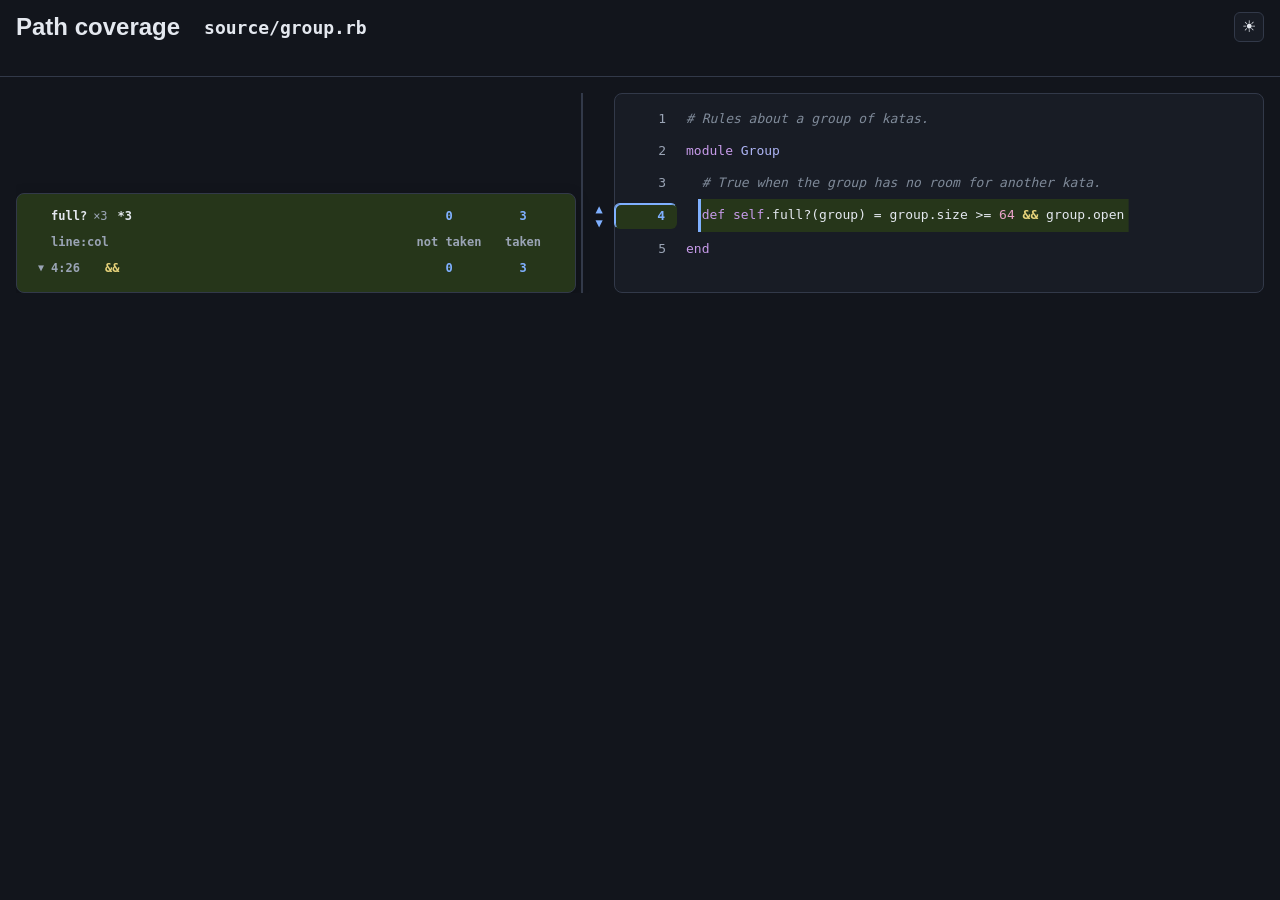
<file: samples/demo/files/source/group.rb.html>
<!DOCTYPE html>
<html lang="en">
<head>
<meta charset="utf-8"/>
<meta name="viewport" content="width=device-width, initial-scale=1"/>
<title>Path coverage</title>
<style>
/*<![CDATA[*/
/* Blue (seen both ways) and orange (missing) stay distinct for
   red-green colour blindness; states also differ in form. */
:root {
  --bg: #FBFBFC;
  --surface: #FFFFFF;
  --panel: #F2F4F7;
  --fg: #1C2230;
  --muted: #5B6577;
  --rule: #D5DAE2;
  --ok: #1F5FBF;
  --ok-tint: #E6EEFA;
  --bad: #B54708;
  --on-status: #FFFFFF;
  --link: #1F5FBF;
  --font-body: "Helvetica Neue", Arial, sans-serif;
  --font-code: Menlo, Consolas, "DejaVu Sans Mono", monospace;
}
/* Dark, unless the page's html element names light, as the theme
   button does when pressed; so a page draws dark before any script
   runs. */
:root:not([data-theme="light"]) {
  --bg: #12151C; --surface: #181C25; --panel: #212633; --fg: #E4E8EF;
  --muted: #9AA4B5; --rule: #323949; --ok: #7FB0FF; --ok-tint: #1A2740;
  --bad: #F08A3C; --on-status: #12151C; --link: #7FB0FF;
  --syn-k: #C79BEA; --syn-s: #9CCB9E; --syn-c: #7F8A99;
  --syn-n: #E9A3C9; --syn-t: #AEB5F5; --syn-v: #7FCFC4; --syn-o: #E6D27A;
  color-scheme: dark;
}
/* Code's syntax colours, each muted so the orange, blue and green
   of coverage still stand out: keywords, strings, comments,
   numbers, constants, instance variables, and, in bold gold, the
   operators that decide a path, eg && and &. */
:root {
  --syn-k: #7E3BA0; --syn-s: #3B7550; --syn-c: #77808F;
  --syn-n: #9E4A78; --syn-t: #4B52A0; --syn-v: #2A7570; --syn-o: #7A6600;
}
/* The same colours in the code and in a decision's tree, its fold, and
   a card's rows, which quote the code. */
:is(.src, .fold, .statements .prow) .k { color: var(--syn-k); }
:is(.src, .fold, .statements .prow) .s { color: var(--syn-s); }
:is(.src, .fold, .statements .prow) .c { color: var(--syn-c); font-style: italic; }
:is(.src, .fold, .statements .prow) .n { color: var(--syn-n); }
:is(.src, .fold, .statements .prow) .t { color: var(--syn-t); }
:is(.src, .fold, .statements .prow) .v { color: var(--syn-v); }
:is(.src, .fold, .statements .prow) .o { color: var(--syn-o); font-weight: 700; }
/* Everything a decision's tree or a method's grid draws has this one
   tint, in either mode; status is only ever the orange or blue of
   an edge. A lit line, on a path being shown, is yellow. */
:root { --cond-tint: #E2F2D3; --lit: #FFE98A; }
:root:not([data-theme="light"]) { --cond-tint: #26361A; --lit: #5A4A12; }
/* --rail is the width of the column of trees and grids left of the
   code; dragging the divider changes it. */
body { --rail: 560px; }
body { margin: 0; background: var(--bg); color: var(--fg); font-family: var(--font-body); font-size: 14px; }
a { color: var(--link); }
.page {
  max-width: 1080px; margin: 0 auto; display: flex; flex-direction: column; gap: 16px;
  padding: 0 max(16px, env(safe-area-inset-right, 0px)) 64px max(16px, env(safe-area-inset-left, 0px));
}
/* A file's page is wider, to hold its rail beside its code. */
.page:has(.code) { max-width: 1800px; }
h1 { margin: 0; font-size: 24px; font-weight: 600; }
/* Every page's top line: the Path coverage title, a link back to
   the index on a file's page, then, on a file's page, its path. */
.top { display: flex; flex-wrap: wrap; align-items: center; gap: 8px 24px; }
.title { margin: 0; font-size: 24px; font-weight: 600; }
.title a { color: inherit; text-decoration: none; }
.title a:hover { text-decoration: underline; }
/* A file's path links back to its row on the index, which stops
   clear of the index's sticky header. */
h1.path a { color: inherit; text-decoration: none; }
h1.path a:hover { text-decoration: underline; }
table.files tr[id] { scroll-margin-top: 72px; }
.box { border: 1px solid var(--rule); border-radius: 8px; background: var(--surface); overflow-x: auto; }
table { width: 100%; border-collapse: collapse; font-size: 13px; font-variant-numeric: tabular-nums; }
th, td { padding: 10px 16px; text-align: left; }
th { background: var(--panel); }
td { border-top: 1px solid var(--rule); }
td:first-child { font-family: var(--font-code); }
/* The Total row frames the table's foot as the headings do its
   head, so it reads as a sum, not as one more file. */
tfoot td { background: var(--panel); font-weight: 600; border-top: 1px solid var(--fg); }
tfoot td:first-child { font-family: inherit; }
/* The index page's tabs, one per group of files; the selected
   one framed as the table's headings are. */
.tabs { display: flex; flex-wrap: wrap; gap: 4px; margin: 0 0 8px; }
.tabs [role="tab"] { font: inherit; font-size: 13px; padding: 6px 12px; border: 1px solid var(--rule); border-radius: 6px; background: var(--surface); color: var(--muted); cursor: pointer; }
.tabs [role="tab"][aria-selected="true"] { background: var(--panel); color: var(--fg); border-color: var(--fg); font-weight: 600; }
.tabs [role="tab"]:focus-visible { outline: 3px solid var(--link); outline-offset: 2px; }
.num, td:not(:first-child) { text-align: right; }
/* A total's taken, / of and % sit close, so a row still reads
   3 / 4 75%. The File column takes the table's spare width, so
   it never spreads them apart. These rules name the files table,
   so a path grid's taken cells are never matched. */
table.files tr > :first-child { width: 100%; }
table.files th, table.files td:not(:first-child) { white-space: nowrap; }
table.files .taken { text-align: right; padding-left: 32px; padding-right: 4px; }
table.files .of { text-align: left; padding-left: 0; padding-right: 6px; }
table.files .percent { text-align: right; padding-left: 6px; }
th button {
  font: 600 13px var(--font-body); color: var(--fg); background: none; border: 0;
  padding: 4px 0; cursor: pointer;
}
th button::after { content: " \2195"; color: var(--muted); }
th[aria-sort="ascending"] button::after { content: " \25B2"; color: var(--fg); }
th[aria-sort="descending"] button::after { content: " \25BC"; color: var(--fg); }
th button:focus-visible { outline: 3px solid var(--link); outline-offset: 2px; }

/* A file's page: plain source; on lines holding a condition the
   line numbers are one button. Every number has the same box, so
   digits stay aligned whether or not they are on a button. */
h1.path { font-family: var(--font-code); font-size: 18px; }
/* The top line, and on a file's page its path and decision lists,
   stick together as one header. */
.head {
  position: sticky; top: 0; z-index: 5;
  display: flex; flex-direction: column; gap: 10px;
  margin: 0 -16px; padding: 12px 16px; background: var(--bg);
  border-bottom: 1px solid var(--rule);
}
/* The theme button, small, at the title bar's right end, showing
   the theme it switches to: a moon for dark, a sun for light. */
.theme {
  margin-left: auto; width: 30px; height: 30px; padding: 0; font-size: 16px; line-height: 1;
  border: 1px solid var(--rule); border-radius: 6px; background: var(--surface);
  color: var(--fg); cursor: pointer;
}
.theme:hover { background: var(--panel); }
.theme:focus-visible { outline: 3px solid var(--link); outline-offset: 2px; }
.jumps { display: flex; flex-direction: column; gap: 8px; }
.jump-list { display: flex; gap: 6px; align-items: center; overflow-x: auto; white-space: nowrap; min-width: 0; }
.jump-label { width: 64px; flex-shrink: 0; font-size: 11px; color: var(--muted); text-transform: uppercase; letter-spacing: 0.06em; }
a.jump {
  font: 600 12px/22px var(--font-code); padding: 0 9px; border-radius: 999px;
  text-decoration: none; border: 1px solid; font-variant-numeric: tabular-nums;
}
/* A decision's jump wears the condition tint, edged in its status
   colour on the top and left only, as its line's button is. */
a.jump[data-status] { background: var(--cond-tint); border-right-color: transparent; border-bottom-color: transparent; }
a.jump[data-status="covered"] { color: var(--ok); border-top-color: var(--ok); border-left-color: var(--ok); }
a.jump[data-status="gaps"] { color: var(--bad); border-top-color: var(--bad); border-left-color: var(--bad); }
a.jump:focus-visible, .nav a:focus-visible { outline: 3px solid var(--link); outline-offset: 2px; }
/* The code sits right of the rail of cards. The rail's column is
   always there, --rail wide, and the divider in the gap after it
   drags to change that. */
.box:has(> .code) {
  position: relative; isolation: isolate; border: 0; background: none; border-radius: 0;
  display: grid; column-gap: 12px; grid-template-columns: var(--rail) minmax(0, 1fr);
}
.box > .rail { grid-column: 1; grid-row: 1; }
.box > .code { grid-column: 2; grid-row: 1; }
/* The source pane's border and background start after the rail,
   the gap and the nav column, so the arrows sit outside the pane
   yet scroll with their line. */
.box:has(> .code)::before {
  content: ""; position: absolute; inset: 0 0 0 calc(var(--rail) + 38px); z-index: -1;
  border: 1px solid var(--rule); border-radius: 8px;
  background: var(--surface); pointer-events: none;
}
/* The previous-gap arrow sits above the next, each half a line
   tall, keeping the gutter narrow. */
.nav { display: flex; flex-direction: column; justify-content: center; width: 26px; flex-shrink: 0; }
.nav a { width: 22px; text-align: center; line-height: 14px; font-size: 12px; color: var(--bad); text-decoration: none; }
/* A covered card's arrows, between the covered cards' lines, are
   blue, as their numbers are. */
.nav a[data-status="covered"] { color: var(--ok); }
.nav a:hover { color: var(--fg); }
.nav a[data-prev]::before { content: "\25B2"; }
.nav a[data-next]::before { content: "\25BC"; }
/* Every row is as wide as the longest line (or the pane, if
   wider), so a method's band, and a lit line, reach past the code
   when it scrolls sideways. */
.code {
  font-family: var(--font-code); font-size: 13px; line-height: 32px; padding: 10px 0;
  position: relative; isolation: isolate; min-width: 0; overflow-x: auto;
  display: grid; grid-template-columns: minmax(max-content, 1fr); align-content: start;
}
.line, .block { display: flex; align-items: flex-start; }
/* A loose decision's whole block, its lines' code included, opens its
   top card. */
.block { cursor: pointer; border-radius: 6px; }
.block:hover { filter: brightness(0.97); }
.line:has(.lineno) { cursor: default; }
.srcs { display: flex; flex-direction: column; }
.block .srcs { flex: 1; }
.src { white-space: pre; }
/* A lit line's background spans the code pane's full width. */
.line .src { flex: 1; }
/* Each line's code is as tall as its row, even an empty line's, so
   a method's stripe runs unbroken from row to row. */
.line > .src, .block > .srcs { align-self: stretch; }
.srcs > .src:last-child { flex-grow: 1; }
/* scroll-margin-top clears the sticky header when a link jumps to
   a line. */
.lineno {
  display: block; width: 52px; padding-right: 20px; text-align: right;
  color: var(--muted); font-variant-numeric: tabular-nums; flex-shrink: 0;
  scroll-margin-top: 190px;
}
/* A loose decision's button, its 9px right margin included, takes the
   72px a plain number takes, so its lines' code starts where every
   other line's does. Its 63px includes its borders, so at any zoom,
   where a border is rounded to whole screen pixels, its width
   holds. */
button.lnum {
  position: relative; display: flex; flex-direction: column; flex-shrink: 0;
  box-sizing: border-box; width: 63px;
  margin: 4px 9px 4px 0; padding: 0;
  border: 1px solid transparent; border-radius: 6px; cursor: pointer;
  font: 600 13px/24px var(--font-code); box-shadow: 0 1px 3px rgba(0, 0, 0, 0.22);
}
/* A loose decision's top card opens in the left rail: a closed button
   points left, where its card will open; an open one has no arrow,
   as a click leaves it open. */
button.lnum::before {
  content: "\25C2"; position: absolute; left: 7px; top: 4px;
  font-size: 11px; line-height: 24px;
}
button.lnum[aria-expanded="true"]::before { content: none; }
/* With a decision count the count and the triangle share the
   button's height, one 11px line each. */
button.lnum:has(.decision-count)::before { top: 12px; line-height: 11px; }
/* On a button over two or more lines the triangle sits at the
   very bottom. */
button.lnum:has(.lineno + .lineno)::before { top: auto; bottom: 2px; line-height: 11px; }
.decision-count {
  position: absolute; left: 7px; top: 1px;
  font-size: 9px; line-height: 11px; font-weight: 700;
}
button.lnum .lineno { width: 50px; padding-right: 11px; color: inherit; line-height: 32px; margin: -4px 0; }
/* A decision's button wears the condition tint, edged in its
   status colour on the top and left only. */
button.lnum[data-status] { box-shadow: none; background: var(--cond-tint); border-right-color: transparent; border-bottom-color: transparent; }
button.lnum[data-status="covered"] { color: var(--ok); border-top-color: var(--ok); border-left-color: var(--ok); }
button.lnum[data-status="gaps"] { color: var(--bad); border-top-color: var(--bad); border-left-color: var(--bad); }
button.lnum:hover { filter: brightness(1.1); }
button.lnum:focus-visible { outline: 3px solid var(--link); outline-offset: 1px; }
/* An open loose decision has its button's status edges, top and left,
   doubled to 2px. A jump to it opens its card, so its button has
   no outline of the jump to it. */
button.lnum[aria-expanded="true"][data-status="gaps"] { box-shadow: inset 1px 1px 0 var(--bad); }
button.lnum[aria-expanded="true"][data-status="covered"] { box-shadow: inset 1px 1px 0 var(--ok); }
button.lnum:has(.lineno:target) { outline: none; }
/* While a card is open, no button keeps a focus outline. */
body[data-open] button.lnum:focus-visible { outline: none; }
.rail { position: relative; min-width: 0; }
/* Each row lays its branch and label out at their own width, the
   label pushing its cells to the row's right edge, so a decision's
   cells line up in columns however long or deep its labels. */
.row { display: flex; align-items: center; gap: 8px; }
.row > :is(.text, .arm, .operator) { margin-right: auto; padding-right: 8px; }
/* An explicit width, not just a flex basis, so a row's natural
   width counts each cell as 26px, not as its one letter. */
.row > :is(.cell, .count) { flex: none; width: 26px; }
/* A thin rule under each decision's counts row, across the tree's
   full width through its 16px side padding. */
.decision > .row:first-child {
  border-bottom: 1px solid var(--rule); margin: 0 -16px 6px; padding: 0 16px 4px;
}
.operator { font-weight: 600; }
.row .arm { white-space: pre; font-weight: 600; }
.branch { white-space: pre; color: var(--muted); margin-right: -16px; }
/* A leaf's text is never wider than 48ch, nor than its row has
   room for: the rest of a long one scrolls within it, so its
   cells stay in their columns at the row's right edge. */
.row .text {
  white-space: pre; min-width: 0; max-width: 48ch;
  overflow-x: auto; scrollbar-width: thin;
}
/* A branch's cell, of the kind its data-bx names, drawn a whole
   row tall so branches join from row to row: v a vertical line,
   t a vertical with a stub right, l the top half of a vertical
   with a stub right, h a horizontal, s nothing. */
.bx { display: inline-block; width: 1ch; height: 30px; vertical-align: top; --stroke: linear-gradient(currentColor, currentColor); }
.bx[data-bx="v"] { background: var(--stroke) 50% 0 / 1px 100% no-repeat; }
.bx[data-bx="t"] { background: var(--stroke) 50% 0 / 1px 100% no-repeat, var(--stroke) 100% 50% / 50% 1px no-repeat; }
.bx[data-bx="l"] { background: var(--stroke) 50% 0 / 1px 50% no-repeat, var(--stroke) 100% 50% / 50% 1px no-repeat; }
.bx[data-bx="h"] { background: var(--stroke) 0 50% / 100% 1px no-repeat; }
/* Each path heads its column with a snake, a vertical ~ standing
   for the path below it, then 0, orange, for a path never taken,
   or *, blue, for one taken, its count on hover; a leaf's T or F
   on that path sits in a chip, as in a path grid, and a blank
   means the path never reached it. */
.row .count { text-align: center; font-variant-numeric: tabular-nums; color: var(--ok); font-weight: 600; }
.row .count::before { content: "\2240"; }
.row .count.never { color: var(--bad); }
.row .cell { text-align: center; }
.row .cell:is(:not(:empty), [data-mark]) {
  align-self: center; line-height: 22px; border-radius: 3px;
  background: var(--surface); color: var(--fg); font: 600 12px var(--font-code);
}
/* A cell's mark, drawn in place of a letter: a tick for a path
   that took a ?:'s arm, a return arrow for one that left the
   method at a return or a raise, a disc for a &. receiver not
   nil, an empty set for one nil. */
.row .cell[data-mark="taken"]::before { content: "\2713"; }
.row .cell[data-mark="leaves"]::before { content: "\21A9"; }
.row .cell[data-mark="present"]::before { content: "\25CF"; }
.row .cell[data-mark="absent"]::before { content: "\2205"; }
/* Hovering a cell with hover text, eg a path's count or a &.
   receiver's mark, shows that text in a chip above it. */
.row [data-hover] { position: relative; cursor: default; }
.row [data-hover]:hover::after {
  content: attr(data-hover); position: absolute; bottom: 100%; left: 50%;
  transform: translateX(-50%); z-index: 4; padding: 0 7px; border-radius: 4px;
  white-space: nowrap; font: 700 11px/20px var(--font-body); background: var(--fg); color: var(--bg);
}

/* The divider: the gap between the rail and the code, a line down
   its middle that darkens as it is hovered or dragged. */
.divider {
  position: absolute; top: 0; bottom: 0; left: var(--rail); width: 12px;
  cursor: col-resize; z-index: 4; touch-action: none;
}
.divider::after {
  content: ""; position: absolute; top: 0; bottom: 0; left: 5px; width: 2px;
  background: var(--rule);
}
.divider:hover::after, .divider.dragging::after { background: var(--link); }
body.dragging { cursor: col-resize; user-select: none; }

/* Within each method, each line of a method has a stripe in the
   method's status colour, just left of its def's d, from its def
   line to its last; its def line also has a band of the one tint,
   from its def to the end of its text. Both are backgrounds of the
   lines' code, placed in characters (side.js gives each line its
   def's column), so the code's own layout keeps them aligned. Open,
   a method's stripe thickens. */
/* Within each method, a method's body is folded under its def line
   until its def's number opens it, so the page starts as a list of
   def lines. */
.method-folded { display: none; }
/* The open method's def line, shifted down by side.js to stay just
   below the sticky header, covers the body lines passing under it. */
.def-stuck {
  position: relative; z-index: 3; background: var(--surface);
  box-shadow: 0 2px 6px rgba(0, 0, 0, 0.25);
}
.src.in-method {
  --method-colour: var(--bad); --stripe: 2px;
  --at: calc(var(--def-col) * 1ch - 4px);
  background-image: linear-gradient(var(--method-colour), var(--method-colour));
  background-size: var(--stripe) 100%;
  background-position: var(--at) 0;
  background-repeat: no-repeat;
}
.src.in-method[data-method-status="covered"] { --method-colour: var(--ok); }
.src.in-method.method-open { --stripe: 3px; }
/* A def line's band stops 1px short of its line's bottom, so the
   bands of def lines one after another, eg one-line methods, stay
   apart. Its stripe runs the full height, on into its body, but on
   its method's last line, where it too stops 1px short, so the
   stripes of methods one after another stay apart as well. */
.src.def-line {
  --band: calc((var(--def-end) - var(--def-col)) * 1ch + 8px) calc(100% - 1px);
  background-image:
    linear-gradient(var(--method-colour), var(--method-colour)),
    linear-gradient(var(--cond-tint), var(--cond-tint));
  background-size: var(--stripe) 100%, var(--band);
  background-position: var(--at) 0, var(--at) 0;
}
.src.in-method.method-end { background-size: var(--stripe) calc(100% - 1px); }
.src.def-line.method-end { background-size: var(--stripe) calc(100% - 1px), var(--band); }
/* A card floats in the rail, level with its first line (its top
   set by side.js), framed by a border, rounded corners and a
   shadow, its rows 16px in from its sides. */
.rail .pathgrid {
  position: absolute; left: 0; right: 0; z-index: 2; overflow-x: auto; overflow-y: hidden;
  background: var(--cond-tint); font: 600 12px var(--font-code);
  border: 1px solid var(--rule); border-radius: 8px; box-shadow: 0 4px 14px rgba(0, 0, 0, 0.25);
}
.prow { position: absolute; left: 16px; display: flex; gap: 2px; white-space: nowrap; }
/* A statement card's rows flow down it, 10px above the first and
   below the last, so a fold open under a row pushes the rows after
   it down. */
.statements { padding: 10px 0; }
.statements .prow { position: static; padding: 0 16px; margin-bottom: 2px; }
/* A decision's fold draws the decision's tree in the code's font, its
   rows as tall as the card's. Open, it takes its row's
   place right of the row's arrow and line:col, 88px in (the card's
   16px padding, the arrow's 16px, the label's 52px and two 2px
   gaps): its first row, the decision's operator and its count on each
   path, stands where the row's top and counts were, which hide,
   and its other rows are indented as far, so they stay aligned
   with the operator. The rows it reveals, below its first row
   (24px and 2px padding), are tinted a shade off the card,
   toward the text colour, so in either theme they stand out as
   opened, with no rule needed above or below them. Lying over
   its row, it takes no click itself, so one on the row's arrow
   or line:col beneath reaches the row and folds it back; its
   tree's rows take theirs. */
.fold {
  position: relative; margin: -26px 0 6px; padding: 0 16px 4px 88px;
  font: 400 13px var(--font-code); line-height: 24px; color: var(--fg);
  pointer-events: none;
  background: linear-gradient(transparent 26px,
    color-mix(in srgb, var(--cond-tint), var(--fg) 6%) 26px);
}
.fold:last-child { margin-bottom: 0; }
.fold .decision { pointer-events: auto; }
.fold .bx { height: 24px; }
.fold .decision > .row:first-child {
  border-bottom: 0; margin: 0 0 4px; padding: 0 0 2px; cursor: pointer;
}
.statements .prow.decision:has(> .fold-arrow[aria-expanded="true"]) > .pcell { visibility: hidden; }
/* A decision row's arrow, left of its line:col, points down while its
   fold is shut and up while it is open; every other row's label
   is indented by the arrow's width and the gap after it, so the
   labels line up. */
.fold-arrow {
  flex: none; width: 16px; padding: 0; border: none; background: none;
  font: inherit; font-size: 10px; line-height: 24px; color: var(--muted); cursor: pointer;
}
.fold-arrow::before { content: "\25BC"; }
.fold-arrow[aria-expanded="true"]::before { content: "\25B2"; }
.prow.decision:hover .fold-arrow, .fold-arrow[aria-expanded="true"] { color: var(--link); }
.fold-arrow:focus-visible { outline: 3px solid var(--link); outline-offset: 2px; }
.statements .prow > .plabel:first-child { margin-left: 18px; }
/* A grid's line labels sit at its left padding, as a tree's labels
   do, their fixed width keeping the cells in columns. */
.plabel { width: 48px; flex-shrink: 0; text-align: left; padding-right: 8px; color: var(--muted); line-height: 24px; }
.pcell { width: 24px; flex-shrink: 0; text-align: center; line-height: 24px; border-radius: 3px; }
/* A statement card's cells hold words, eg return, not T or F. Its
   line:col labels are narrow, so each row's top follows close
   after, left aligned, its paths and taken at the card's right
   edge; the title row's name is as wide as it needs. */
.statements .pcell { width: 72px; cursor: default; }
.statements .plabel { width: 44px; padding-right: 8px; overflow: visible; }
.statements .prow.calls .plabel { width: auto; }
.statements .plabel + .pcell { flex: 1; min-width: 56px; text-align: left; }
.statements .prow.decision, .statements .prow.decision .pcell { cursor: pointer; }
.statements .prow.decision:hover .pcell:not(.not-taken):not(.was-taken), .statements .prow.decision:hover .plabel { color: var(--link); }
.statements .prow.columns .plabel, .statements .prow.columns .pcell { color: var(--muted); }
/* A card's paths not taken are orange and those taken blue, as a
   status always is; its column titles are too, as their key. None
   not taken, 0, is no gap, so is blue. */
.statements .pcell.not-taken { color: var(--bad); }
.statements .pcell.was-taken,
.statements .pcell.not-taken.none { color: var(--ok); }
.prow.calls .plabel { color: var(--fg); }
/* How many times a card's method was called, after its name; a gap,
   never called, coloured as one. */
.call-count { margin-left: 6px; color: var(--muted); font-weight: 400; }
.call-count.never { color: var(--bad); font-weight: 600; }
/* Hovering a card's row lights its line in the code; hovering a
   fold's row marks the characters of its operand. */
.src.lit { background: var(--cond-tint); }
mark.chars { background: var(--lit); color: inherit; border-radius: 3px; box-shadow: 0 0 0 2px var(--lit); }
/* The fold row of the code under the pointer, lit as marked code is. */
.fold .row.hovered, .statements .prow.hovered {
  background: var(--lit); border-radius: 3px;
}
.fold .row[data-at] { cursor: default; }
.fold .row[data-at]:hover { background: rgba(255, 255, 255, 0.08); }

/* A row of jumps with none keeps its height, though hidden, so the
   sticky header, and the code below it, never move. */
.jump-list[data-empty] { visibility: hidden; }
/* The number of each method's def line wears a loose decision's
   button's look: the one tint, edged on the top and left in its
   status colour, orange for gaps and blue for covered, with an
   arrow pointing left while its card is closed, and none while it
   is open. Its 63px and its 9px right margin take the 72px a plain
   number takes, as a loose decision's button does, so its line's code
   starts where every other line's does and its digits end where
   theirs do. */
.lineno.mdef {
  position: relative; box-sizing: border-box; width: 63px; padding-right: 11px;
  margin: 4px 9px 4px 0; line-height: 24px; cursor: pointer;
  font: 600 13px/24px var(--font-code); border: 1px solid transparent;
  border-radius: 6px; background: var(--cond-tint);
  --mdef-status: var(--bad); color: var(--mdef-status);
  border-top-color: var(--mdef-status); border-left-color: var(--mdef-status);
}
.lineno.mdef[data-status="covered"] { --mdef-status: var(--ok); }
.lineno.mdef::before {
  content: "\25C2"; position: absolute; left: 7px; top: 0; font-size: 11px;
}
.lineno.mdef[aria-expanded="true"]::before { content: none; }
.lineno.mdef[aria-expanded="true"] { box-shadow: inset 1px 1px 0 var(--mdef-status); }
.lineno.mdef:hover { filter: brightness(1.1); }
/* A line's gap arrows sit in the middle of its row, level with its
   number, however tall its row is. */
.nav { align-self: stretch; }

/*]]>*/
</style>
</head>
<body>
<main class="page"></main>
<script>
//<![CDATA[
window.pathCoverage = {"schema":1,"page":"file","path":"source/group.rb","lines":[{"text":"# Rules about a group of katas.","tokens":[[0,31,"c"]],"status":null,"span":null},{"text":"module Group","tokens":[[0,6,"k"],[7,12,"t"]],"status":null,"span":null},{"text":"  # True when the group has no room for another kata.","tokens":[[2,53,"c"]],"status":null,"span":null},{"text":"  def self.full?(group) = group.size >= 64 && group.open","tokens":[[2,5,"k"],[6,10,"k"],[40,42,"n"],[43,45,"o"]],"status":"covered","span":[4,4]},{"text":"end","tokens":[[0,3,"k"]],"status":null,"span":null}],"cards":[{"first":4,"last":4,"column":2,"status":"covered","top":false,"decisions":null,"title":{"name":"full?","calls":3,"ways":3,"notTaken":0,"taken":3},"rows":[{"at":"4:26","decision":"source/group.rb:4:26","top":{"text":"&&","tokens":[[0,2,"o"]]},"paths":3,"taken":3,"fold":[{"kind":"decision","branch":"","label":{"text":"&&","tokens":[[0,2,"o"]]},"at":[4,26,4,56],"else":null,"counts":[1,1,1]},{"kind":"operand","branch":"ths","label":{"text":"group.size >= 64","tokens":[[14,16,"n"]]},"at":[4,26,4,42],"cells":[["T",null,null],["T",null,null],["F",null,null]]},{"kind":"operand","branch":"lhs","label":{"text":"group.open","tokens":[]},"at":[4,46,4,56],"cells":[["T",null,null],["F",null,null],["",null,null]]}]}]}]};
// Draws a path coverage page from its data, window.pathCoverage, as
// schema.json has it, into the page's <main>. It runs before the
// page's other scripts, which then find the page as they would had
// it been written whole. report.js computes; this only draws.
(function () {
  'use strict';

  var SCHEMA = 1;
  var data = window.pathCoverage;
  if (!data || data.schema !== SCHEMA) {
    throw new Error('path coverage: page data of schema ' +
      (data && data.schema) + ', but render.js draws schema ' + SCHEMA);
  }

  // text, escaped for HTML.
  function esc(text) {
    return String(text)
      .replace(/&/g, '&amp;').replace(/</g, '&lt;').replace(/>/g, '&gt;')
      .replace(/"/g, '&quot;').replace(/'/g, '&#39;');
  }

  // code, {text, tokens}, escaped, each token's range, its columns
  // counting characters, in a span of its class.
  function painted(code) {
    var chars = Array.from(code.text);
    var at = 0;
    var out = '';
    code.tokens.forEach(function (token) {
      out += esc(chars.slice(at, token[0]).join('')) +
        '<span class="' + token[2] + '">' +
        esc(chars.slice(token[0], token[1]).join('')) + '</span>';
      at = token[1];
    });
    return out + esc(chars.slice(at).join(''));
  }

  // ---------------------------------------------------------------
  // The index page.

  // A table cell, sorted by sort, showing content, with title as its
  // hover and css as its class, each when given.
  function td(sort, content, title, css) {
    var klass = css ? ' class="' + css + '"' : '';
    var hover = title ? ' title="' + title + '"' : '';
    return '<td' + klass + ' data-sort="' + esc(sort) + '"' + hover + '>' +
      content + '</td>';
  }

  // Why a total of no paths shows no percent.
  var NONE = 'no method with two or more decisions';

  // The cells after a row's file: its decisions, then its paths combined
  // taken, / of and percent.
  function counts(row) {
    var taken = row.combined[0];
    var possible = row.combined[1];
    var percent = row.percent === null
      ? td('', '-', NONE, 'percent')
      : td(row.percent, row.percent + '%', null, 'percent');
    return td(row.decisions, row.decisions) +
      td(taken, taken, null, 'taken') +
      td(possible, '/ ' + possible, null, 'of') + percent;
  }

  // The heading row of a files table, every column sortable.
  function headRow() {
    var heading = function (attrs, column, type, label) {
      return '<th' + attrs + ' aria-sort="none"><button type="button"' +
        ' data-column="' + column + '" data-type="' + type + '">' +
        label + '</button></th>';
    };
    var parts = [['taken', 'taken'], ['of', '/ of'], ['percent', '%']];
    var cells = [heading('', 0, 'text', 'File'),
      heading(' class="num"', 1, 'number', 'Decisions')].concat(
      parts.map(function (part, i) {
        return heading(' class="' + part[0] + '"', 2 + i, 'number', part[1]);
      }));
    return '<tr>\n' + cells.join('\n') + '\n</tr>';
  }

  // The index-th tab's table; any but the first hidden, only the
  // first giving its rows ids, as the others repeat its rows.
  function table(index, shown) {
    var anchored = index === 0;
    var body = shown.rows.map(function (row) {
      var path = esc(row.path);
      var link = '<a href="files/' + path + '.html">' + path + '</a>';
      var id = anchored ? ' id="row-' + path + '"' : '';
      return '<tr' + id + '>' + td(row.path, link) + counts(row) + '</tr>';
    }).join('\n');
    var hidden = anchored ? '' : ' hidden="hidden"';
    return [
      '<table class="files" id="files-' + index + '" role="tabpanel"' +
        hidden + '>',
      '<thead>\n' + headRow() + '\n</thead>',
      '<tbody>\n' + body + '\n</tbody>',
      '<tfoot>\n<tr>' + td('Total', 'Total') + counts(shown.total) +
        '</tr>\n</tfoot>',
      '</table>'
    ].join('\n');
  }

  // The tab bar, a tab per table, the first selected; none for one
  // table.
  function tabs(tables) {
    if (tables.length < 2) { return ''; }
    var buttons = tables.map(function (shown, i) {
      return '<button type="button" role="tab" aria-selected="' +
        (i === 0) + '" aria-controls="files-' + i + '">' +
        esc(shown.name) + '</button>';
    });
    return '<nav class="tabs" role="tablist" aria-label="Groups">' +
      buttons.join('') + '</nav>';
  }

  // The paragraph naming the operators ignored; none when none are.
  function ignored(names) {
    if (names.length === 0) { return ''; }
    return '<p class="ignored" data-ignored="">' +
      esc('Ignored: ' + names.join(', ')) + '</p>';
  }

  // The paragraph naming each tool that measured the run and its
  // version, eg ruby 4.0.5; none for a run that names none.
  function measuredBy(tools) {
    var names = Object.keys(tools || {});
    if (names.length === 0) { return ''; }
    var each = names.map(function (name) {
      return name + ' ' + tools[name];
    });
    return '<p class="measured-by" data-measured-by="">' +
      esc('Measured by: ' + each.join(', ')) + '</p>';
  }

  // The index page's <main>.
  function indexPage(page) {
    var tables = page.tables.map(function (shown, i) {
      return table(i, shown);
    }).join('\n');
    return '\n<header class="head" data-head="">\n' +
      '<div class="top"><h1 class="title">Path coverage</h1>' +
      '<button type="button" class="theme" aria-label="Light or dark">' +
      '</button></div>\n</header>\n' + tabs(page.tables) +
      '\n<div class="box">\n' + tables + '\n</div>' +
      ignored(page.ignored) + measuredBy(page.measured_by) + '\n';
  }

  // ---------------------------------------------------------------
  // A file page's cards' folds.

  // The cell drawing a branch, one kind per letter.
  function branchCell(branch) {
    var cells = Array.from(branch).map(function (kind) {
      return '<span class="bx" data-bx="' + kind + '"></span>';
    });
    return '<span class="branch" data-branch="" aria-hidden="true">' +
      cells.join('') + '</span>';
  }

  // Example: 1284 gives 1,284 times.
  function times(count) {
    var digits = String(count).replace(/\B(?=(\d{3})+(?!\d))/g, ',');
    return digits + (count === 1 ? ' time' : ' times');
  }

  // A decision row's count cells, 0 for a path never taken, else *.
  function countCells(counts) {
    return counts.map(function (count) {
      var never = count === 0;
      return '<span class="' + (never ? 'count never' : 'count') +
        '" data-count="" data-hover="' + times(count) + '">' +
        (never ? '0' : '*') + '</span>';
    }).join('');
  }

  // A fold row's cells, each [text, mark, hover].
  function valueCells(cells) {
    return cells.map(function (cell) {
      var attrs = 'class="cell" data-cell=""';
      if (cell[1] !== null) { attrs += ' data-mark="' + esc(cell[1]) + '"'; }
      if (cell[2] !== null) { attrs += ' data-hover="' + esc(cell[2]) + '"'; }
      return '<span ' + attrs + '>' + esc(cell[0]) + '</span>';
    }).join('');
  }

  // The attribute marking each kind of fold row, and the class and
  // attribute of its label's span.
  var KINDS = {
    decision: ['', 'operator" data-operator="'],
    subtree: [' data-subtree=""', 'operator" data-operator="'],
    operand: [' data-operand=""', 'text" data-text="'],
    arm: [' data-arm=""', 'arm" data-label="'],
    leaves: [' data-leaves=""', 'arm" data-label="']
  };

  // The attribute name="line,column,line,column" of at; none for null.
  function atAttr(at, name) {
    return at ? ' ' + name + '="' + at.join(',') + '"' : '';
  }

  // One fold row.
  function foldRow(row) {
    var kind = KINDS[row.kind];
    var lead = row.branch === '' ? '' : branchCell(row.branch);
    var cells = row.counts ? countCells(row.counts) : valueCells(row.cells);
    var attrs = kind[0] + atAttr(row.at, 'data-at') +
      atAttr(row.else, 'data-else');
    return '<div class="row"' + attrs + '>' + lead + '<span class="' +
      kind[1] + '">' + painted(row.label) + '</span>' + cells + '</div>';
  }

  // ---------------------------------------------------------------
  // A file page's cards.

  // The class each of a card row's cells adds after pcell.
  var CELLS = ['', ' not-taken', ' was-taken'];

  // A card row: attrs, lead, its label, then a span per cell.
  function cardRow(attrs, label, cells, lead) {
    var spans = cells.map(function (cell, i) {
      var none = CELLS[i] === ' not-taken' && cell === '0' ? ' none' : '';
      return '<span class="pcell' + CELLS[i] + none + '">' + cell + '</span>';
    });
    return '<div ' + attrs + '>' + (lead || '') +
      '<span class="plabel">' + label + '</span>' + spans.join('') + '</div>';
  }

  // How many times a method was called, after its name; none when not
  // known.
  function callCount(calls) {
    if (calls === null) { return ''; }
    var css = calls === 0 ? 'call-count never' : 'call-count';
    return '<span class="' + css + '">&times;' + calls + '</span>';
  }

  // One row of a card, then its fold, if it has one.
  function statementRow(row) {
    var count = row.taken;
    var counts = count === null ? ['?', '?'] :
      [String(row.paths - count), String(count)];
    var cells = [painted(row.top)].concat(counts);
    var css = row.decision ? 'prow decision' : 'prow';
    var attrs = 'class="' + css + '" data-line="' +
      parseInt(row.at.match(/\d+/)[0], 10) + '"';
    var fold = row.fold ? row.fold.map(foldRow).join('') : null;
    var lead = fold === null ? '' :
      '<button type="button" class="fold-arrow" aria-expanded="false"' +
      ' aria-label="Paths of ' + row.at + '"></button>';
    var folded = fold === null ? '' :
      '<div class="fold" data-decision="' + row.decision + '" hidden="hidden">' +
      '<div class="decision" data-decision="">' + fold + '</div></div>';
    return cardRow(attrs, row.at, cells, lead) + folded;
  }

  // A card's HTML: its title row, its columns row, then its rows.
  function cardHtml(card) {
    var title = card.title;
    var label = esc(title.name) + callCount(title.calls);
    var head = cardRow('class="prow calls" data-line="' + card.first + '"',
      label, ['*' + title.ways, String(title.notTaken), String(title.taken)]) +
      cardRow('class="prow columns"', 'line:col',
        ['', 'not taken', 'taken']);
    var grid = card.top ? 'pathgrid statements top-level' : 'pathgrid statements';
    var attrs = 'id="paths-' + card.first + '" data-first="' + card.first +
      '" data-col="' + card.column + '" data-last="' + card.last +
      '" data-status="' + card.status + '" hidden="hidden"';
    return '<div class="' + grid + '" ' + attrs + '>' + head +
      card.rows.map(statementRow).join('') + '</div>';
  }

  // ---------------------------------------------------------------
  // A file page's listing and nav.

  // The first lines of the cards of status, in line order.
  function firsts(cards, status) {
    return cards.filter(function (card) { return card.status === status; })
      .map(function (card) { return card.first; })
      .sort(function (a, b) { return a - b; });
  }

  // Each status's arrows, gaps first, and how a label names it.
  var STATUSES = [['gaps', 'with gaps'], ['covered', 'covered']];

  // The header's row of jumps, to each card with gaps.
  function jumps(cards) {
    var links = firsts(cards, 'gaps').map(function (first) {
      return '<a class="jump" data-status="gaps" href="#L' + first + '">' +
        first + '</a>';
    });
    var empty = links.length === 0 ? ' data-empty=""' : '';
    return '<nav class="jumps" aria-label="Cards"><div class="jump-list"' +
      empty + '><span class="jump-label">Gaps</span>' + links.join('') +
      '</div></nav>';
  }

  // The gutter of a row of numbers: by each card's first line, an
  // arrow to the card of its status before it, and one after.
  function navCell(numbers, cards) {
    var links = [];
    STATUSES.forEach(function (named) {
      var status = named[0];
      var lines = firsts(cards, status);
      lines.filter(function (first) { return numbers.indexOf(first) >= 0; })
        .forEach(function (first) {
          var i = lines.indexOf(first);
          var arrow = function (way, word, line) {
            return '<a data-' + way + '="" data-status="' + status +
              '" href="#L' + line + '" aria-label="' + word + ' card ' +
              named[1] + ', line ' + line + '"></a>';
          };
          links.push(arrow('prev', 'Previous',
            lines[(i - 1 + lines.length) % lines.length]));
          links.push(arrow('next', 'Next', lines[(i + 1) % lines.length]));
        });
    });
    return '<span class="nav" data-nav="">' + links.join('') + '</span>';
  }

  // True when card holds line.
  function holds(card, line) { return card.first <= line && line <= card.last; }

  // The attributes of a line's code: in a method, its innermost one's
  // status and def's column, marked as its def line or last line.
  function srcAttributes(methods, number, text) {
    var holders = methods.filter(function (card) { return holds(card, number); });
    if (holders.length === 0) { return 'class="src"'; }
    var inner = holders.reduce(function (best, card) {
      return card.first > best.first ? card : best;
    });
    var css = ['src', 'in-method'];
    if (methods.some(function (card) { return card.first === number; })) {
      css.push('def-line');
    }
    if (methods.some(function (card) { return card.last === number; })) {
      css.push('method-end');
    }
    var style = '--def-col: ' + inner.column;
    if (inner.first === number) {
      style += '; --def-end: ' + Array.from(text).length;
    }
    return 'class="' + css.join(' ') + '" data-method-status="' +
      inner.status + '" style="' + style + '"';
  }

  // One line's number, a def's marked to open its method's card.
  function lineNumber(number, methods) {
    var card = methods.filter(function (each) { return each.first === number; })[0];
    var css = card
      ? 'class="lineno mdef" data-status="' + card.status + '" aria-expanded="false"'
      : 'class="lineno"';
    return '<span ' + css + ' id="L' + number + '" data-line="' + number +
      '">' + number + '</span>';
  }

  // One line's code, coloured.
  function code(line, number, methods) {
    return '<span ' + srcAttributes(methods, number, line.text) +
      ' data-src="">' + painted(line) + '</span>';
  }

  // The source listing: a row per line, but one row over all the
  // lines of a decision outside every method.
  function listing(lines, cards) {
    var methods = cards.filter(function (card) { return !card.top; });
    var tops = {};
    cards.forEach(function (card) { if (card.top) { tops[card.first] = card; } });
    var loose = function (line) {
      return !methods.some(function (card) { return holds(card, line); });
    };
    var rows = [];
    lines.forEach(function (line, index) {
      var number = index + 1;
      var span = line.span;
      var key = span && loose(span[0]) ? 'span ' + span[0] + '-' + span[1] : number;
      var last = rows[rows.length - 1];
      if (last && last.key === key) {
        last.numbers.push(number);
      } else {
        rows.push({ key: key, span: typeof key === 'string', numbers: [number] });
      }
    });
    var body = rows.map(function (row) {
      if (!row.span) {
        var number = row.numbers[0];
        var line = lines[number - 1];
        var folded = methods.some(function (card) {
          return card.first + 1 <= number && number <= card.last;
        });
        return '<div class="' + (folded ? 'line method-folded' : 'line') + '">' +
          navCell([number], cards) + lineNumber(number, methods) +
          code(line, number, methods) + '</div>';
      }
      var first = row.numbers[0];
      var top = tops[first];
      var decisions = top ? top.decisions : 0;
      var count = decisions < 2 ? '' :
        '<span class="decision-count" data-decision-count="">' + decisions + '</span>';
      var spans = row.numbers.map(function (n) { return lineNumber(n, []); }).join('');
      var status = top ? top.status : (lines[first - 1].status || '');
      var button = '<button type="button" class="lnum loose" data-status="' +
        status + '" aria-expanded="false" aria-controls="paths-' + first +
        '">' + count + spans + '</button>';
      var srcs = row.numbers.map(function (n) {
        return code(lines[n - 1], n, []);
      }).join('');
      return '<div class="block">' + navCell(row.numbers, cards) + button +
        '<div class="srcs">' + srcs + '</div></div>';
    });
    return '<div class="code">\n' + body.join('\n') + '\n</div>';
  }

  // A file page's <main>.
  function filePage(page) {
    var path = esc(page.path);
    var index = '../'.repeat(page.path.split('/').length) + 'index.html';
    var rail = page.cards.map(cardHtml).join('\n');
    return '\n<header class="head" data-head="">\n' +
      '<div class="top"><p class="title"><a data-index="" href="' + index +
      '">Path coverage</a></p><h1 class="path"><a data-row="" href="' +
      index + '#row-' + path + '">' + path + '</a></h1>' +
      '<button type="button" class="theme" aria-label="Light or dark">' +
      '</button></div>\n' + jumps(page.cards) + '\n</header>\n' +
      '<div class="box">\n<div class="rail">\n' + rail + '\n</div>\n' +
      listing(page.lines, page.cards) + '\n' +
      '<div class="divider" role="separator" aria-orientation="vertical"' +
      ' title="Drag to share the width between paths and code"></div>\n' +
      '</div>\n';
  }

  var main = document.querySelector('main.page');
  if (data.page === 'index') {
    document.title = 'Path coverage';
    main.innerHTML = indexPage(data);
  } else {
    document.title = data.path + ' · Path coverage';
    main.innerHTML = filePage(data);
  }
}());
// The behaviour of a file's page: its cards sit in the rail left
// of the code, one open at a time, level with its first line. A
// method's def number opens its card, unfolding its body; a loose
// decision's button, outside every method, opens its lines' top card.
// The page's markup, from the Ruby, already marks every method's
// lines, numbers and rows; this only opens, closes and places.
(function () {
  var code = document.querySelector('.code');
  if (!code) { return; }
  var box = code.parentElement;
  var rail = document.querySelector('.rail');
  var divider = document.querySelector('.divider');
  var grids = Array.prototype.slice.call(document.querySelectorAll('.pathgrid'));

  // True for a top card, of decisions outside every method.
  function isTop(grid) {
    return grid.classList.contains('top-level');
  }

  // A card's first and last lines.
  function firstOf(grid) { return Number(grid.getAttribute('data-first')); }
  function lastOf(grid) { return Number(grid.getAttribute('data-last')); }

  // The number span of line n.
  function lineno(n) {
    return document.getElementById('L' + n);
  }

  // The row, a line or a loose decision's block, holding line n.
  function rowOf(n) {
    return lineno(n).closest('.line, .block');
  }

  // The code span of line n, whether a line's own or one of a
  // loose decision's lines.
  function srcOf(n) {
    var number = lineno(n);
    if (!number) { return null; }
    var button = number.closest('button.lnum');
    if (!button) { return number.parentElement.querySelector('.src'); }
    var index = Array.prototype.indexOf.call(button.querySelectorAll('.lineno'), number);
    return button.closest('.block').querySelectorAll('.srcs > .src')[index];
  }

  // The code of each method's lines, from its def to its end,
  // which thickens its stripe while its card is open; none for a
  // top card.
  var methodSrcs = grids.map(function (grid) {
    if (isTop(grid)) { return []; }
    var srcs = [];
    for (var n = firstOf(grid); n <= lastOf(grid); n++) { srcs.push(srcOf(n)); }
    return srcs;
  });

  // The rows of each method's body, after its def line to its end,
  // folded under its def line while its card is closed; a row
  // holding its def line too is never folded. None for a top card.
  var methodRows = grids.map(function (grid) {
    if (isTop(grid)) { return []; }
    var def = rowOf(firstOf(grid));
    var rows = [];
    for (var n = firstOf(grid) + 1; n <= lastOf(grid); n++) {
      var row = rowOf(n);
      if (row !== def && rows.indexOf(row) < 0) { rows.push(row); }
    }
    return rows;
  });

  // The def number of each method's card, which opens it; null for
  // a top card, which its decision's button opens.
  var defs = grids.map(function (grid) {
    return isTop(grid) ? null : lineno(firstOf(grid));
  });

  // The loose button opening each top card; null for a method's.
  var buttons = grids.map(function (grid) {
    return isTop(grid) ? document.querySelector('button.lnum[aria-controls="' + grid.id + '"]') : null;
  });

  // Element's top, middle and bottom relative to within's top.
  function spot(element, within) {
    var rect = element.getBoundingClientRect();
    var top = rect.top - within.getBoundingClientRect().top;
    return { top: top, middle: top + rect.height / 2, bottom: top + rect.height };
  }

  // Opens grid alone, null closing all: a method's card opens its
  // body, every other method's folded; its def number, or its
  // decision's button, says it is open.
  function openOnly(open) {
    clear();
    grids.forEach(function (grid, i) {
      var shown = grid === open;
      grid.hidden = !shown;
      methodSrcs[i].forEach(function (src) { src.classList.toggle('method-open', shown); });
      (defs[i] || buttons[i]).setAttribute('aria-expanded', String(shown));
    });
    foldBodies(grids.indexOf(open));
    document.body.toggleAttribute('data-open', open !== null);
    place();
    stickDef();
  }

  // True when the method of grids[inner] is defined inside that of
  // grids[outer], eg a def inside a def.
  function nests(inner, outer) {
    return firstOf(grids[outer]) < firstOf(grids[inner]) && lastOf(grids[inner]) <= lastOf(grids[outer]);
  }

  // Folds every method's body but that of grids[open], none for -1:
  // its rows show, but for those of any method inside it, which stay
  // folded under their def lines; and its def line shows, with those
  // of the methods it is inside, though they lie in folded bodies.
  function foldBodies(open) {
    var shown = [];
    if (open >= 0) {
      shown = methodRows[open].filter(function (row) {
        return !grids.some(function (grid, j) {
          return nests(j, open) && methodRows[j].indexOf(row) >= 0;
        });
      });
      grids.forEach(function (grid, j) {
        if (j === open || nests(open, j)) { shown.push(rowOf(firstOf(grid))); }
      });
    }
    methodRows.forEach(function (rows) {
      rows.forEach(function (row) { row.classList.toggle('method-folded', shown.indexOf(row) < 0); });
    });
  }

  // The narrowest the rail drags to, and the narrowest the code
  // beside it is left.
  var RAIL_MIN = 240;
  var CODE_MIN = 320;
  var RAIL_KEY = 'path_coverage.rail';

  // Sets the rail to width pixels, kept within its bounds, and
  // places the open card again beside it.
  function setRail(width) {
    var most = box.getBoundingClientRect().width - CODE_MIN;
    var wide = Math.round(Math.max(RAIL_MIN, Math.min(most, width)));
    document.body.style.setProperty('--rail', wide + 'px');
    place();
    return wide;
  }

  // Dragging the divider sets the rail's width, kept in the
  // browser, where it can be, for the next page.
  divider.addEventListener('pointerdown', function (event) {
    divider.setPointerCapture(event.pointerId);
    divider.classList.add('dragging');
    document.body.classList.add('dragging');
    event.preventDefault();
  });
  divider.addEventListener('pointermove', function (event) {
    if (!divider.classList.contains('dragging')) { return; }
    setRail(event.clientX - box.getBoundingClientRect().left - 6);
  });
  divider.addEventListener('pointerup', function (event) {
    divider.releasePointerCapture(event.pointerId);
    divider.classList.remove('dragging');
    document.body.classList.remove('dragging');
    var wide = parseInt(document.body.style.getPropertyValue('--rail'), 10);
    try { window.localStorage.setItem(RAIL_KEY, String(wide)); } catch (e) { /* this page only */ }
  });

  // The rail's width kept from an earlier page, if any.
  function keptRail() {
    try { return parseInt(window.localStorage.getItem(RAIL_KEY), 10); } catch (e) { return NaN; }
  }

  // Sets an open card's top so its title row is level with its
  // first line; its rows, and any fold open among them, flow down
  // it. When its first line has scrolled up under the sticky
  // header, the card slides down to stay just below it, but never
  // past its last line. The rail stretches to the card's bottom,
  // as the card, placed absolutely, adds no height of its own, so
  // the box grows to show a card taller than the code.
  function placeGrid(grid) {
    var first = spot(lineno(firstOf(grid)), rail);
    var last = spot(lineno(lastOf(grid)), rail);
    var title = spot(grid.querySelector('.prow'), grid).middle;
    var tall = grid.getBoundingClientRect().height;
    var head = document.querySelector('.head').getBoundingClientRect().bottom;
    var below = head - rail.getBoundingClientRect().top + 8;
    var top = first.middle - title;
    top = Math.max(top, Math.min(below, last.bottom - tall));
    grid.style.top = top + 'px';
    rail.style.minHeight = (top + tall) + 'px';
  }

  // Places whichever card is open; with none open the rail is
  // only as tall as the code.
  function place() {
    rail.style.minHeight = '';
    grids.forEach(function (grid) { if (!grid.hidden) { placeGrid(grid); } });
  }

  // The code spans lit for the card row hovered.
  var lit = [];

  // Lights the code of every line in span, [first, last].
  function light(lines) {
    for (var n = lines[0]; n <= lines[1]; n++) {
      var src = srcOf(n);
      if (src) { src.classList.add('lit'); lit.push(src); }
    }
  }

  // Unlights the code lit.
  function clear() {
    lit.forEach(function (src) { src.classList.remove('lit'); });
    lit = [];
  }

  rail.addEventListener('mouseleave', clear);

  // The code spans whose characters are marked, with the text
  // each had before.
  var markedSrcs = [];

  // The length of text's leading whitespace.
  function indentOf(text) {
    return text.match(/^\s*/)[0].length;
  }

  // Puts back every span marked as it was.
  function unmarkChars() {
    markedSrcs.forEach(function (entry) { entry.src.innerHTML = entry.html; });
    markedSrcs = [];
  }

  // Marks the characters from line l1, column c1 to line l2,
  // column c2, each line's part in a mark of its own.
  function markChars(l1, c1, l2, c2) {
    unmarkChars();
    for (var n = l1; n <= l2; n++) {
      var src = srcOf(n);
      if (!src) { continue; }
      var text = src.textContent;
      var from = n === l1 ? c1 : indentOf(text);
      var to = n === l2 ? c2 : text.length;
      markedSrcs.push({ src: src, html: src.innerHTML });
      paint(src, function (i) { return i >= from && i < to ? 'chars' : null; }, function () {
        var mark = document.createElement('mark');
        mark.className = 'chars';
        return mark;
      });
    }
    reveal(document.querySelectorAll('mark.chars'));
  }

  // The colour class of each of src's characters, the class of the
  // token span it is in, null for one in none.
  function tokensOf(src) {
    var tokens = [];
    var walker = document.createTreeWalker(src, NodeFilter.SHOW_TEXT);
    for (var node = walker.nextNode(); node; node = walker.nextNode()) {
      var parent = node.parentNode;
      var css = parent !== src && parent.tagName === 'SPAN' ? parent.className : null;
      for (var i = 0; i < node.length; i++) { tokens.push(css); }
    }
    return tokens;
  }

  // Rebuilds src's code, each run of characters keyAt gives one key
  // to in the element wrap makes of that key, the others bare, every
  // character still in a span of its token's colour class.
  function paint(src, keyAt, wrap) {
    var text = src.textContent;
    var tokens = tokensOf(src);
    src.textContent = '';
    var i = 0;
    while (i < text.length) {
      var j = i;
      var key = keyAt(i);
      while (j < text.length && keyAt(j) === key) { j++; }
      var holder = key ? wrap(key) : src;
      appendTokens(holder, text, tokens, i, j);
      if (key) { src.appendChild(holder); }
      i = j;
    }
  }

  // Appends text's characters i to j to holder, each run of one
  // token class in a span of that class, the rest bare.
  function appendTokens(holder, text, tokens, i, j) {
    var k = i;
    while (k < j) {
      var m = k;
      while (m < j && tokens[m] === tokens[k]) { m++; }
      var part = text.slice(k, m);
      if (tokens[k]) {
        var span = document.createElement('span');
        span.className = tokens[k];
        span.textContent = part;
        holder.appendChild(span);
      } else {
        holder.appendChild(document.createTextNode(part));
      }
      k = m;
    }
  }

  // The width of the code pane's left columns (gap arrows and
  // line numbers), which code scrolls under.
  var GUTTER = 108;

  // Scrolls the code pane sideways so all of marks are in view,
  // their start kept in view when they are wider than the pane.
  function reveal(marks) {
    if (marks.length === 0) { return; }
    var pane = code.getBoundingClientRect();
    var left = Infinity;
    var right = -Infinity;
    marks.forEach(function (mark) {
      var rect = mark.getBoundingClientRect();
      left = Math.min(left, rect.left);
      right = Math.max(right, rect.right);
    });
    var shift = 0;
    if (right > pane.right - 8) { shift = right - pane.right + 8; }
    if (left - shift < pane.left + GUTTER) { shift = left - pane.left - GUTTER; }
    if (shift !== 0) { code.scrollBy({ left: shift, behavior: 'smooth' }); }
  }

  // Hovering a row of a fold in a card marks in the code the
  // characters of its operand, or of its operator's whole
  // condition.
  var markedRow = null;
  rail.addEventListener('mouseover', function (event) {
    var row = event.target.closest('.fold .row[data-at]');
    if (row === markedRow) { return; }
    markedRow = row;
    if (!row) { unmarkChars(); return; }
    var at = row.getAttribute('data-at').split(',').map(Number);
    markChars(at[0], at[1], at[2], at[3]);
  });
  rail.addEventListener('mouseleave', function () {
    markedRow = null;
    unmarkChars();
  });

  // Hovering a statement's row in a card lights its line in the
  // code, scrolling the page only when that line is out of view.
  var litRow = null;
  rail.addEventListener('mouseover', function (event) {
    var row = event.target.closest('.statements .prow[data-line]:not(.calls)');
    if (row === litRow) { return; }
    litRow = row;
    clear();
    if (!row) { return; }
    var n = Number(row.getAttribute('data-line'));
    light([n, n]);
    // A number's scroll margin keeps it clear of the sticky header
    // and the def line stuck below it.
    lineno(n).scrollIntoView({ block: 'nearest', behavior: 'smooth' });
  });
  rail.addEventListener('mouseleave', function () { litRow = null; });

  // A click on a decision's row in a card unfolds that decision's tree in
  // the row's place, folding up any other open; a click on the row
  // of the one open, or on its fold's first row, which stands in
  // the row's place, folds it back.
  rail.addEventListener('click', function (event) {
    if (event.target.closest('.fold .decision > .row:first-child')) { unfold(null); return; }
    var row = event.target.closest('.statements .prow.decision');
    var fold = row && row.nextElementSibling;
    if (!fold || !fold.classList.contains('fold')) { return; }
    unfold(fold.hidden ? fold : null);
  });

  // Shows fold alone, null folding them all up, the arrow of each
  // decision's row pointing up while its fold shows; then places the
  // open card again, as its height has changed.
  function unfold(fold) {
    rail.querySelectorAll('.fold').forEach(function (each) {
      each.hidden = each !== fold;
      var arrow = each.previousElementSibling.querySelector('.fold-arrow');
      arrow.setAttribute('aria-expanded', String(each === fold));
    });
    place();
  }

  // Hovering code in the open card's lines unfolds that card's fold
  // holding the innermost row whose code is under the pointer, alone,
  // lighting that row; code in no fold, eg x = 42, lights its
  // statement's row in the card instead, every fold folded. Each
  // waits a pause, so sweeping the pointer along a line does not
  // flicker. Leaving the code leaves what was lit lit. A card that
  // is not open is left shut, as opening it would fold other
  // methods' code away from under the pointer.
  var HOVER_PAUSE = 80;
  var hoverTimer = null;
  var hoveredRow = null;
  code.addEventListener('mousemove', function (event) {
    clearTimeout(hoverTimer);
    var x = event.clientX;
    var y = event.clientY;
    hoverTimer = setTimeout(function () { hoverAt(x, y); }, HOVER_PAUSE);
  });
  code.addEventListener('mouseleave', function () { clearTimeout(hoverTimer); });

  // Shows, in the open card, the row of the code at x, y, if any.
  function hoverAt(x, y) {
    var at = caretAt(x, y);
    var open = grids.filter(function (grid) { return !grid.hidden; })[0];
    if (!at || !open) { return; }
    var row = innermostRow(open, at.line, at.column);
    if (row) {
      if (row !== hoveredRow) { showRow(row); }
      return;
    }
    var statement = statementRow(open, at.line, at.column);
    if (statement && statement !== hoveredRow) { showStatement(statement); }
  }

  // The row of grid's statement holding line and column: of those
  // starting on line, the last starting at or before column, or the
  // first, eg the ?: row for the x = of x = a ? 1 : 2; null for none.
  function statementRow(grid, line, column) {
    var rows = grid.querySelectorAll('.prow[data-line="' + line + '"]:not(.calls)');
    var best = rows[0] || null;
    rows.forEach(function (row) {
      var label = row.querySelector('.plabel').textContent;
      if (Number(label.split(':')[1]) <= column) { best = row; }
    });
    return best;
  }

  // Lights row, a statement's, alone, every fold folded.
  function showStatement(row) {
    if (hoveredRow) { hoveredRow.classList.remove('hovered'); }
    hoveredRow = row;
    unfold(null);
    row.classList.add('hovered');
  }

  // The line and column of the code character at x, y; null when
  // no code is there.
  function caretAt(x, y) {
    var node;
    var offset;
    if (document.caretRangeFromPoint) {
      var range = document.caretRangeFromPoint(x, y);
      if (!range) { return null; }
      node = range.startContainer;
      offset = range.startOffset;
    } else if (document.caretPositionFromPoint) {
      var caret = document.caretPositionFromPoint(x, y);
      if (!caret) { return null; }
      node = caret.offsetNode;
      offset = caret.offset;
    } else {
      return null;
    }
    var element = node.nodeType === 1 ? node : node.parentElement;
    var src = element && element.closest('.src');
    if (!src) { return null; }
    var before = document.createRange();
    before.setStart(src, 0);
    before.setEnd(node, offset);
    return { line: lineOf(src), column: before.toString().length };
  }

  // The number of the line whose code is src, a line's own or one of
  // a loose decision's lines.
  function lineOf(src) {
    var block = src.closest('.block');
    if (!block) { return Number(src.parentElement.querySelector('.lineno').id.slice(1)); }
    var index = Array.prototype.indexOf.call(block.querySelectorAll('.srcs > .src'), src);
    return Number(block.querySelectorAll('.lineno')[index].id.slice(1));
  }

  // The row, of grid's folds, whose code, its data-at, or whose
  // else keyword, its data-else, holds line and column and is the
  // shortest so; null for none.
  function innermostRow(grid, line, column) {
    var best = null;
    var shortest = Infinity;
    grid.querySelectorAll('.fold .row[data-at], .fold .row[data-else]').forEach(function (row) {
      ['data-at', 'data-else'].forEach(function (name) {
        var span = row.getAttribute(name);
        if (!span) { return; }
        var at = span.split(',').map(Number);
        if (!holds(at, line, column)) { return; }
        var size = (at[2] - at[0]) * 100000 + (at[3] - at[1]);
        if (size < shortest) { best = row; shortest = size; }
      });
    });
    return best;
  }

  // True when at, [line, column, end line, end column], holds the
  // character at line and column.
  function holds(at, line, column) {
    var from = line > at[0] || (line === at[0] && column >= at[1]);
    var to = line < at[2] || (line === at[2] && column < at[3]);
    return from && to;
  }

  // Unfolds row's fold alone and lights row, its text scrolled back
  // to its start, unlighting the row lit before.
  function showRow(row) {
    if (hoveredRow) { hoveredRow.classList.remove('hovered'); }
    hoveredRow = row;
    var fold = row.closest('.fold');
    if (fold.hidden) { unfold(fold); }
    row.classList.add('hovered');
    var text = row.querySelector('.text');
    if (text) { text.scrollLeft = 0; }
  }

  // Opening one card closes the others, and a click never closes
  // the one open, so the rail always shows one. A click on a def
  // line opens its method's card; one on a loose decision's lines opens
  // their top card; a gutter arrow or a header jump opens the card
  // at the line it jumps to.
  document.addEventListener('click', function (event) {
    var link = event.target.closest('.nav a, a.jump');
    if (link) { openOnly(document.getElementById('paths-' + link.hash.slice(2))); return; }
    if (event.target.closest('a')) { return; }
    var loose = event.target.closest('.block');
    var button = loose && loose.querySelector('button.lnum.loose');
    if (button) { openOnly(document.getElementById(button.getAttribute('aria-controls'))); return; }
    var row = event.target.closest('.line, .block');
    var number = row && row.querySelector('.lineno.mdef');
    if (number) { openOnly(grids[defs.indexOf(number)]); }
  });

  window.addEventListener('resize', place);

  // The card of the innermost method whose def to end hold line n,
  // or of the top card holding it, so a linked line in a body is
  // never left folded away; null when none holds n.
  function cardOf(n) {
    var holding = grids.filter(function (grid) { return firstOf(grid) <= n && n <= lastOf(grid); });
    return holding.length ? holding[holding.length - 1] : null;
  }

  // On a page at a linked line, eg #L8, opens the card holding it.
  // Otherwise opens the first card with gaps, or, with none, the
  // first card, its first line scrolled into view, so one is always
  // open, every other method's body folded under its def line;
  // opens nothing only on a page with no card at all.
  function openFirst() {
    var linked = /^#L(\d+)$/.exec(window.location.hash);
    var own = linked && cardOf(Number(linked[1]));
    if (own) { openOnly(own); return; }
    var jump = document.querySelector('.jump-list a.jump');
    var card = jump ? cardOf(Number(jump.hash.slice(2))) : grids[0];
    if (!card) { openOnly(null); return; }
    lineno(firstOf(card)).scrollIntoView({ block: 'center' });
    openOnly(card);
  }

  // Keeps the header, the open card and its def line in view as the
  // page scrolls, and as a pinch-zoomed view pans or zooms. Pinch
  // zoom pans a lens over the page, which CSS sticky ignores, so
  // the header is shifted down by the lens's pan; the card and def
  // line then follow the header's drawn bottom.
  function followView() {
    var pan = window.visualViewport ? window.visualViewport.offsetTop : 0;
    document.querySelector('.head').style.transform = pan > 0 ? 'translateY(' + pan + 'px)' : '';
    place();
    stickDef();
  }
  window.addEventListener('scroll', followView);
  window.addEventListener('resize', stickDef);
  if (window.visualViewport) {
    window.visualViewport.addEventListener('scroll', followView);
    window.visualViewport.addEventListener('resize', followView);
  }

  // Keeps the def line of the open method in view: once it would
  // scroll up under the sticky header, it is shifted down to sit
  // just below it, over the body lines passing beneath, but never
  // past the method's last line. The code pane scrolls sideways, so
  // CSS sticky, which would stick within the pane, cannot do this.
  function stickDef() {
    grids.forEach(function (grid) {
      var row = rowOf(firstOf(grid));
      row.style.transform = '';
      row.classList.remove('def-stuck');
      if (grid.hidden) { return; }
      var head = document.querySelector('.head').getBoundingClientRect().bottom;
      var rect = row.getBoundingClientRect();
      var last = lineno(lastOf(grid)).getBoundingClientRect();
      var shift = Math.min(head - rect.top, last.bottom - rect.bottom);
      if (shift <= 0) { return; }
      row.style.transform = 'translateY(' + shift + 'px)';
      row.classList.add('def-stuck');
    });
  }

  var kept = keptRail();
  if (kept > 0) { setRail(kept); }
  openFirst();
})();
// The report's settings, eg its theme. Each is carried by
// every link to another page of the report, as ?name=, since some
// browsers keep nothing shared between a report's local files, and
// is also kept in the browser where it can be, for a page opened
// afresh.
window.pathCoverageSettings = (function () {
  // The value of setting name the link that opened this page
  // carried, else the one last kept, when it is one of allowed;
  // else null.
  function given(name, allowed) {
    var match = new RegExp('[?&]' + name + '=([a-z]+)').exec(window.location.search);
    if (match && allowed.indexOf(match[1]) >= 0) { return match[1]; }
    try {
      var kept = window.localStorage.getItem('path_coverage.' + name);
      return allowed.indexOf(kept) >= 0 ? kept : null;
    } catch (e) { return null; }
  }

  // Keeps value as setting name's, where the browser allows it.
  function keep(name, value) {
    try { window.localStorage.setItem('path_coverage.' + name, value); } catch (e) { /* carried by links only */ }
  }

  // href, a link to another page of the report, with its ?name=
  // set to value, before any #fragment, its other ?settings kept.
  function carrying(href, name, value) {
    var hash = href.indexOf('#');
    var fragment = hash < 0 ? '' : href.slice(hash);
    var rest = hash < 0 ? href : href.slice(0, hash);
    var query = rest.indexOf('?');
    var page = query < 0 ? rest : rest.slice(0, query);
    var settings = query < 0 ? [] : rest.slice(query + 1).split('&').filter(function (pair) {
      return pair && pair.split('=')[0] !== name;
    });
    settings.push(name + '=' + value);
    return page + '?' + settings.join('&') + fragment;
  }

  // Makes every link to another of the report's pages carry value
  // as setting name's.
  function carry(name, value) {
    document.querySelectorAll('a[href]').forEach(function (link) {
      var href = link.getAttribute('href');
      if (/^[a-z]+:|^#/.test(href) || !/\.html(\?|#|$)/.test(href)) { return; }
      link.setAttribute('href', carrying(href, name, value));
    });
  }

  return { given: given, keep: keep, carry: carry };
})();
// Switches the page between light and dark as the title bar's theme
// button is pressed: the page's html element names the theme, and
// the page's CSS draws it. The theme is a setting, carried from page
// to page as settings.js has it; a page with none opens dark.
(function () {
  var settings = window.pathCoverageSettings;
  var button = document.querySelector('button.theme');
  if (!button) { return; }

  // Names theme on the html element, labels the button with the
  // theme it switches to, and makes every link carry theme.
  function show(theme) {
    document.documentElement.setAttribute('data-theme', theme);
    var other = theme === 'dark' ? 'light' : 'dark';
    button.textContent = theme === 'dark' ? '☀' : '☾';
    button.setAttribute('aria-label', 'Switch to ' + other);
    button.title = 'Switch to ' + other;
    settings.carry('theme', theme);
  }

  show(settings.given('theme', ['light', 'dark']) || 'dark');
  button.addEventListener('click', function () {
    var theme = document.documentElement.getAttribute('data-theme') === 'dark' ? 'light' : 'dark';
    show(theme);
    settings.keep('theme', theme);
  });
})();

//]]>
</script>
</body>
</html>
</file>
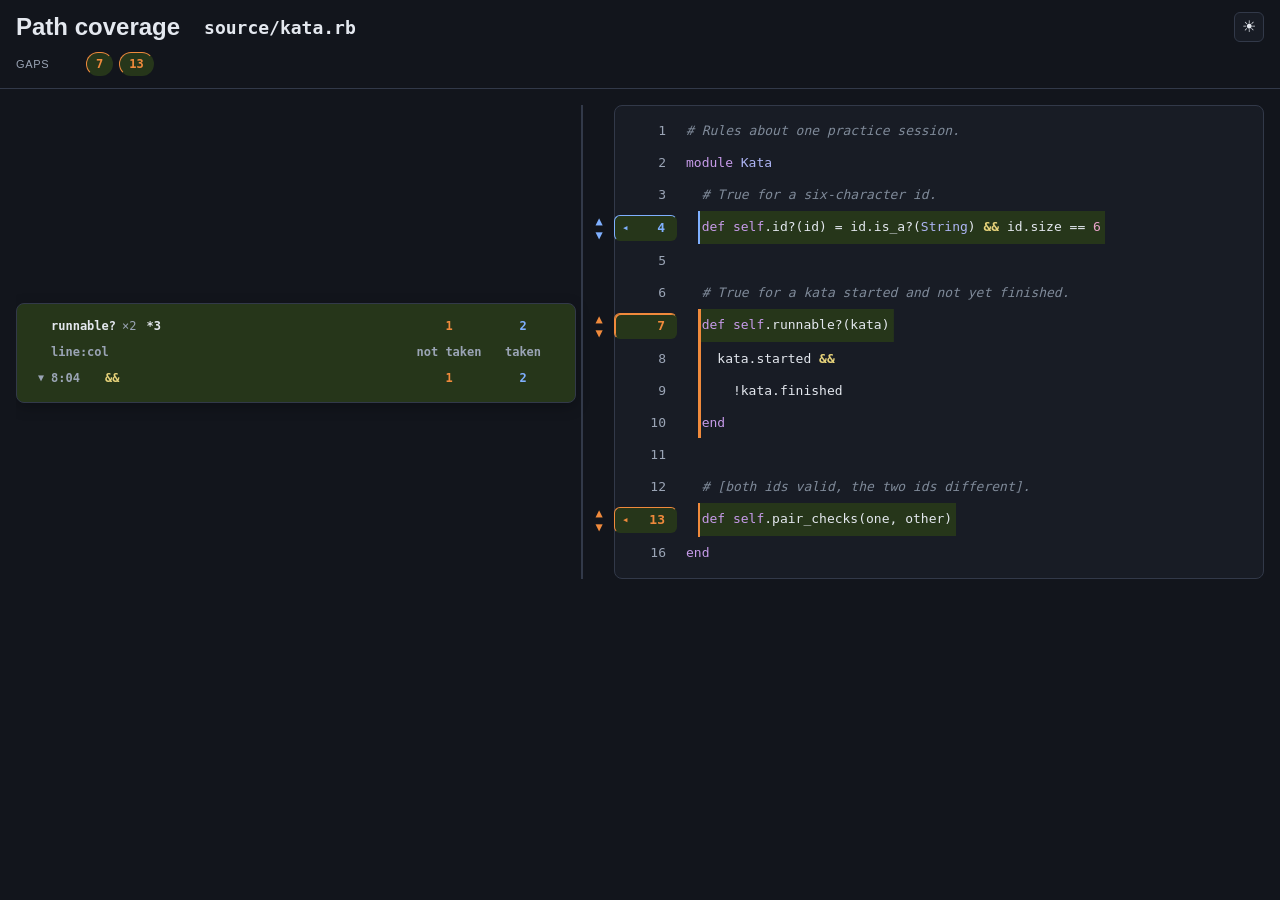
<file: samples/demo/files/source/kata.rb.html>
<!DOCTYPE html>
<html lang="en">
<head>
<meta charset="utf-8"/>
<meta name="viewport" content="width=device-width, initial-scale=1"/>
<title>Path coverage</title>
<style>
/*<![CDATA[*/
/* Blue (seen both ways) and orange (missing) stay distinct for
   red-green colour blindness; states also differ in form. */
:root {
  --bg: #FBFBFC;
  --surface: #FFFFFF;
  --panel: #F2F4F7;
  --fg: #1C2230;
  --muted: #5B6577;
  --rule: #D5DAE2;
  --ok: #1F5FBF;
  --ok-tint: #E6EEFA;
  --bad: #B54708;
  --on-status: #FFFFFF;
  --link: #1F5FBF;
  --font-body: "Helvetica Neue", Arial, sans-serif;
  --font-code: Menlo, Consolas, "DejaVu Sans Mono", monospace;
}
/* Dark, unless the page's html element names light, as the theme
   button does when pressed; so a page draws dark before any script
   runs. */
:root:not([data-theme="light"]) {
  --bg: #12151C; --surface: #181C25; --panel: #212633; --fg: #E4E8EF;
  --muted: #9AA4B5; --rule: #323949; --ok: #7FB0FF; --ok-tint: #1A2740;
  --bad: #F08A3C; --on-status: #12151C; --link: #7FB0FF;
  --syn-k: #C79BEA; --syn-s: #9CCB9E; --syn-c: #7F8A99;
  --syn-n: #E9A3C9; --syn-t: #AEB5F5; --syn-v: #7FCFC4; --syn-o: #E6D27A;
  color-scheme: dark;
}
/* Code's syntax colours, each muted so the orange, blue and green
   of coverage still stand out: keywords, strings, comments,
   numbers, constants, instance variables, and, in bold gold, the
   operators that decide a path, eg && and &. */
:root {
  --syn-k: #7E3BA0; --syn-s: #3B7550; --syn-c: #77808F;
  --syn-n: #9E4A78; --syn-t: #4B52A0; --syn-v: #2A7570; --syn-o: #7A6600;
}
/* The same colours in the code and in a decision's tree, its fold, and
   a card's rows, which quote the code. */
:is(.src, .fold, .statements .prow) .k { color: var(--syn-k); }
:is(.src, .fold, .statements .prow) .s { color: var(--syn-s); }
:is(.src, .fold, .statements .prow) .c { color: var(--syn-c); font-style: italic; }
:is(.src, .fold, .statements .prow) .n { color: var(--syn-n); }
:is(.src, .fold, .statements .prow) .t { color: var(--syn-t); }
:is(.src, .fold, .statements .prow) .v { color: var(--syn-v); }
:is(.src, .fold, .statements .prow) .o { color: var(--syn-o); font-weight: 700; }
/* Everything a decision's tree or a method's grid draws has this one
   tint, in either mode; status is only ever the orange or blue of
   an edge. A lit line, on a path being shown, is yellow. */
:root { --cond-tint: #E2F2D3; --lit: #FFE98A; }
:root:not([data-theme="light"]) { --cond-tint: #26361A; --lit: #5A4A12; }
/* --rail is the width of the column of trees and grids left of the
   code; dragging the divider changes it. */
body { --rail: 560px; }
body { margin: 0; background: var(--bg); color: var(--fg); font-family: var(--font-body); font-size: 14px; }
a { color: var(--link); }
.page {
  max-width: 1080px; margin: 0 auto; display: flex; flex-direction: column; gap: 16px;
  padding: 0 max(16px, env(safe-area-inset-right, 0px)) 64px max(16px, env(safe-area-inset-left, 0px));
}
/* A file's page is wider, to hold its rail beside its code. */
.page:has(.code) { max-width: 1800px; }
h1 { margin: 0; font-size: 24px; font-weight: 600; }
/* Every page's top line: the Path coverage title, a link back to
   the index on a file's page, then, on a file's page, its path. */
.top { display: flex; flex-wrap: wrap; align-items: center; gap: 8px 24px; }
.title { margin: 0; font-size: 24px; font-weight: 600; }
.title a { color: inherit; text-decoration: none; }
.title a:hover { text-decoration: underline; }
/* A file's path links back to its row on the index, which stops
   clear of the index's sticky header. */
h1.path a { color: inherit; text-decoration: none; }
h1.path a:hover { text-decoration: underline; }
table.files tr[id] { scroll-margin-top: 72px; }
.box { border: 1px solid var(--rule); border-radius: 8px; background: var(--surface); overflow-x: auto; }
table { width: 100%; border-collapse: collapse; font-size: 13px; font-variant-numeric: tabular-nums; }
th, td { padding: 10px 16px; text-align: left; }
th { background: var(--panel); }
td { border-top: 1px solid var(--rule); }
td:first-child { font-family: var(--font-code); }
/* The Total row frames the table's foot as the headings do its
   head, so it reads as a sum, not as one more file. */
tfoot td { background: var(--panel); font-weight: 600; border-top: 1px solid var(--fg); }
tfoot td:first-child { font-family: inherit; }
/* The index page's tabs, one per group of files; the selected
   one framed as the table's headings are. */
.tabs { display: flex; flex-wrap: wrap; gap: 4px; margin: 0 0 8px; }
.tabs [role="tab"] { font: inherit; font-size: 13px; padding: 6px 12px; border: 1px solid var(--rule); border-radius: 6px; background: var(--surface); color: var(--muted); cursor: pointer; }
.tabs [role="tab"][aria-selected="true"] { background: var(--panel); color: var(--fg); border-color: var(--fg); font-weight: 600; }
.tabs [role="tab"]:focus-visible { outline: 3px solid var(--link); outline-offset: 2px; }
.num, td:not(:first-child) { text-align: right; }
/* A total's taken, / of and % sit close, so a row still reads
   3 / 4 75%. The File column takes the table's spare width, so
   it never spreads them apart. These rules name the files table,
   so a path grid's taken cells are never matched. */
table.files tr > :first-child { width: 100%; }
table.files th, table.files td:not(:first-child) { white-space: nowrap; }
table.files .taken { text-align: right; padding-left: 32px; padding-right: 4px; }
table.files .of { text-align: left; padding-left: 0; padding-right: 6px; }
table.files .percent { text-align: right; padding-left: 6px; }
th button {
  font: 600 13px var(--font-body); color: var(--fg); background: none; border: 0;
  padding: 4px 0; cursor: pointer;
}
th button::after { content: " \2195"; color: var(--muted); }
th[aria-sort="ascending"] button::after { content: " \25B2"; color: var(--fg); }
th[aria-sort="descending"] button::after { content: " \25BC"; color: var(--fg); }
th button:focus-visible { outline: 3px solid var(--link); outline-offset: 2px; }

/* A file's page: plain source; on lines holding a condition the
   line numbers are one button. Every number has the same box, so
   digits stay aligned whether or not they are on a button. */
h1.path { font-family: var(--font-code); font-size: 18px; }
/* The top line, and on a file's page its path and decision lists,
   stick together as one header. */
.head {
  position: sticky; top: 0; z-index: 5;
  display: flex; flex-direction: column; gap: 10px;
  margin: 0 -16px; padding: 12px 16px; background: var(--bg);
  border-bottom: 1px solid var(--rule);
}
/* The theme button, small, at the title bar's right end, showing
   the theme it switches to: a moon for dark, a sun for light. */
.theme {
  margin-left: auto; width: 30px; height: 30px; padding: 0; font-size: 16px; line-height: 1;
  border: 1px solid var(--rule); border-radius: 6px; background: var(--surface);
  color: var(--fg); cursor: pointer;
}
.theme:hover { background: var(--panel); }
.theme:focus-visible { outline: 3px solid var(--link); outline-offset: 2px; }
.jumps { display: flex; flex-direction: column; gap: 8px; }
.jump-list { display: flex; gap: 6px; align-items: center; overflow-x: auto; white-space: nowrap; min-width: 0; }
.jump-label { width: 64px; flex-shrink: 0; font-size: 11px; color: var(--muted); text-transform: uppercase; letter-spacing: 0.06em; }
a.jump {
  font: 600 12px/22px var(--font-code); padding: 0 9px; border-radius: 999px;
  text-decoration: none; border: 1px solid; font-variant-numeric: tabular-nums;
}
/* A decision's jump wears the condition tint, edged in its status
   colour on the top and left only, as its line's button is. */
a.jump[data-status] { background: var(--cond-tint); border-right-color: transparent; border-bottom-color: transparent; }
a.jump[data-status="covered"] { color: var(--ok); border-top-color: var(--ok); border-left-color: var(--ok); }
a.jump[data-status="gaps"] { color: var(--bad); border-top-color: var(--bad); border-left-color: var(--bad); }
a.jump:focus-visible, .nav a:focus-visible { outline: 3px solid var(--link); outline-offset: 2px; }
/* The code sits right of the rail of cards. The rail's column is
   always there, --rail wide, and the divider in the gap after it
   drags to change that. */
.box:has(> .code) {
  position: relative; isolation: isolate; border: 0; background: none; border-radius: 0;
  display: grid; column-gap: 12px; grid-template-columns: var(--rail) minmax(0, 1fr);
}
.box > .rail { grid-column: 1; grid-row: 1; }
.box > .code { grid-column: 2; grid-row: 1; }
/* The source pane's border and background start after the rail,
   the gap and the nav column, so the arrows sit outside the pane
   yet scroll with their line. */
.box:has(> .code)::before {
  content: ""; position: absolute; inset: 0 0 0 calc(var(--rail) + 38px); z-index: -1;
  border: 1px solid var(--rule); border-radius: 8px;
  background: var(--surface); pointer-events: none;
}
/* The previous-gap arrow sits above the next, each half a line
   tall, keeping the gutter narrow. */
.nav { display: flex; flex-direction: column; justify-content: center; width: 26px; flex-shrink: 0; }
.nav a { width: 22px; text-align: center; line-height: 14px; font-size: 12px; color: var(--bad); text-decoration: none; }
/* A covered card's arrows, between the covered cards' lines, are
   blue, as their numbers are. */
.nav a[data-status="covered"] { color: var(--ok); }
.nav a:hover { color: var(--fg); }
.nav a[data-prev]::before { content: "\25B2"; }
.nav a[data-next]::before { content: "\25BC"; }
/* Every row is as wide as the longest line (or the pane, if
   wider), so a method's band, and a lit line, reach past the code
   when it scrolls sideways. */
.code {
  font-family: var(--font-code); font-size: 13px; line-height: 32px; padding: 10px 0;
  position: relative; isolation: isolate; min-width: 0; overflow-x: auto;
  display: grid; grid-template-columns: minmax(max-content, 1fr); align-content: start;
}
.line, .block { display: flex; align-items: flex-start; }
/* A loose decision's whole block, its lines' code included, opens its
   top card. */
.block { cursor: pointer; border-radius: 6px; }
.block:hover { filter: brightness(0.97); }
.line:has(.lineno) { cursor: default; }
.srcs { display: flex; flex-direction: column; }
.block .srcs { flex: 1; }
.src { white-space: pre; }
/* A lit line's background spans the code pane's full width. */
.line .src { flex: 1; }
/* Each line's code is as tall as its row, even an empty line's, so
   a method's stripe runs unbroken from row to row. */
.line > .src, .block > .srcs { align-self: stretch; }
.srcs > .src:last-child { flex-grow: 1; }
/* scroll-margin-top clears the sticky header when a link jumps to
   a line. */
.lineno {
  display: block; width: 52px; padding-right: 20px; text-align: right;
  color: var(--muted); font-variant-numeric: tabular-nums; flex-shrink: 0;
  scroll-margin-top: 190px;
}
/* A loose decision's button, its 9px right margin included, takes the
   72px a plain number takes, so its lines' code starts where every
   other line's does. Its 63px includes its borders, so at any zoom,
   where a border is rounded to whole screen pixels, its width
   holds. */
button.lnum {
  position: relative; display: flex; flex-direction: column; flex-shrink: 0;
  box-sizing: border-box; width: 63px;
  margin: 4px 9px 4px 0; padding: 0;
  border: 1px solid transparent; border-radius: 6px; cursor: pointer;
  font: 600 13px/24px var(--font-code); box-shadow: 0 1px 3px rgba(0, 0, 0, 0.22);
}
/* A loose decision's top card opens in the left rail: a closed button
   points left, where its card will open; an open one has no arrow,
   as a click leaves it open. */
button.lnum::before {
  content: "\25C2"; position: absolute; left: 7px; top: 4px;
  font-size: 11px; line-height: 24px;
}
button.lnum[aria-expanded="true"]::before { content: none; }
/* With a decision count the count and the triangle share the
   button's height, one 11px line each. */
button.lnum:has(.decision-count)::before { top: 12px; line-height: 11px; }
/* On a button over two or more lines the triangle sits at the
   very bottom. */
button.lnum:has(.lineno + .lineno)::before { top: auto; bottom: 2px; line-height: 11px; }
.decision-count {
  position: absolute; left: 7px; top: 1px;
  font-size: 9px; line-height: 11px; font-weight: 700;
}
button.lnum .lineno { width: 50px; padding-right: 11px; color: inherit; line-height: 32px; margin: -4px 0; }
/* A decision's button wears the condition tint, edged in its
   status colour on the top and left only. */
button.lnum[data-status] { box-shadow: none; background: var(--cond-tint); border-right-color: transparent; border-bottom-color: transparent; }
button.lnum[data-status="covered"] { color: var(--ok); border-top-color: var(--ok); border-left-color: var(--ok); }
button.lnum[data-status="gaps"] { color: var(--bad); border-top-color: var(--bad); border-left-color: var(--bad); }
button.lnum:hover { filter: brightness(1.1); }
button.lnum:focus-visible { outline: 3px solid var(--link); outline-offset: 1px; }
/* An open loose decision has its button's status edges, top and left,
   doubled to 2px. A jump to it opens its card, so its button has
   no outline of the jump to it. */
button.lnum[aria-expanded="true"][data-status="gaps"] { box-shadow: inset 1px 1px 0 var(--bad); }
button.lnum[aria-expanded="true"][data-status="covered"] { box-shadow: inset 1px 1px 0 var(--ok); }
button.lnum:has(.lineno:target) { outline: none; }
/* While a card is open, no button keeps a focus outline. */
body[data-open] button.lnum:focus-visible { outline: none; }
.rail { position: relative; min-width: 0; }
/* Each row lays its branch and label out at their own width, the
   label pushing its cells to the row's right edge, so a decision's
   cells line up in columns however long or deep its labels. */
.row { display: flex; align-items: center; gap: 8px; }
.row > :is(.text, .arm, .operator) { margin-right: auto; padding-right: 8px; }
/* An explicit width, not just a flex basis, so a row's natural
   width counts each cell as 26px, not as its one letter. */
.row > :is(.cell, .count) { flex: none; width: 26px; }
/* A thin rule under each decision's counts row, across the tree's
   full width through its 16px side padding. */
.decision > .row:first-child {
  border-bottom: 1px solid var(--rule); margin: 0 -16px 6px; padding: 0 16px 4px;
}
.operator { font-weight: 600; }
.row .arm { white-space: pre; font-weight: 600; }
.branch { white-space: pre; color: var(--muted); margin-right: -16px; }
/* A leaf's text is never wider than 48ch, nor than its row has
   room for: the rest of a long one scrolls within it, so its
   cells stay in their columns at the row's right edge. */
.row .text {
  white-space: pre; min-width: 0; max-width: 48ch;
  overflow-x: auto; scrollbar-width: thin;
}
/* A branch's cell, of the kind its data-bx names, drawn a whole
   row tall so branches join from row to row: v a vertical line,
   t a vertical with a stub right, l the top half of a vertical
   with a stub right, h a horizontal, s nothing. */
.bx { display: inline-block; width: 1ch; height: 30px; vertical-align: top; --stroke: linear-gradient(currentColor, currentColor); }
.bx[data-bx="v"] { background: var(--stroke) 50% 0 / 1px 100% no-repeat; }
.bx[data-bx="t"] { background: var(--stroke) 50% 0 / 1px 100% no-repeat, var(--stroke) 100% 50% / 50% 1px no-repeat; }
.bx[data-bx="l"] { background: var(--stroke) 50% 0 / 1px 50% no-repeat, var(--stroke) 100% 50% / 50% 1px no-repeat; }
.bx[data-bx="h"] { background: var(--stroke) 0 50% / 100% 1px no-repeat; }
/* Each path heads its column with a snake, a vertical ~ standing
   for the path below it, then 0, orange, for a path never taken,
   or *, blue, for one taken, its count on hover; a leaf's T or F
   on that path sits in a chip, as in a path grid, and a blank
   means the path never reached it. */
.row .count { text-align: center; font-variant-numeric: tabular-nums; color: var(--ok); font-weight: 600; }
.row .count::before { content: "\2240"; }
.row .count.never { color: var(--bad); }
.row .cell { text-align: center; }
.row .cell:is(:not(:empty), [data-mark]) {
  align-self: center; line-height: 22px; border-radius: 3px;
  background: var(--surface); color: var(--fg); font: 600 12px var(--font-code);
}
/* A cell's mark, drawn in place of a letter: a tick for a path
   that took a ?:'s arm, a return arrow for one that left the
   method at a return or a raise, a disc for a &. receiver not
   nil, an empty set for one nil. */
.row .cell[data-mark="taken"]::before { content: "\2713"; }
.row .cell[data-mark="leaves"]::before { content: "\21A9"; }
.row .cell[data-mark="present"]::before { content: "\25CF"; }
.row .cell[data-mark="absent"]::before { content: "\2205"; }
/* Hovering a cell with hover text, eg a path's count or a &.
   receiver's mark, shows that text in a chip above it. */
.row [data-hover] { position: relative; cursor: default; }
.row [data-hover]:hover::after {
  content: attr(data-hover); position: absolute; bottom: 100%; left: 50%;
  transform: translateX(-50%); z-index: 4; padding: 0 7px; border-radius: 4px;
  white-space: nowrap; font: 700 11px/20px var(--font-body); background: var(--fg); color: var(--bg);
}

/* The divider: the gap between the rail and the code, a line down
   its middle that darkens as it is hovered or dragged. */
.divider {
  position: absolute; top: 0; bottom: 0; left: var(--rail); width: 12px;
  cursor: col-resize; z-index: 4; touch-action: none;
}
.divider::after {
  content: ""; position: absolute; top: 0; bottom: 0; left: 5px; width: 2px;
  background: var(--rule);
}
.divider:hover::after, .divider.dragging::after { background: var(--link); }
body.dragging { cursor: col-resize; user-select: none; }

/* Within each method, each line of a method has a stripe in the
   method's status colour, just left of its def's d, from its def
   line to its last; its def line also has a band of the one tint,
   from its def to the end of its text. Both are backgrounds of the
   lines' code, placed in characters (side.js gives each line its
   def's column), so the code's own layout keeps them aligned. Open,
   a method's stripe thickens. */
/* Within each method, a method's body is folded under its def line
   until its def's number opens it, so the page starts as a list of
   def lines. */
.method-folded { display: none; }
/* The open method's def line, shifted down by side.js to stay just
   below the sticky header, covers the body lines passing under it. */
.def-stuck {
  position: relative; z-index: 3; background: var(--surface);
  box-shadow: 0 2px 6px rgba(0, 0, 0, 0.25);
}
.src.in-method {
  --method-colour: var(--bad); --stripe: 2px;
  --at: calc(var(--def-col) * 1ch - 4px);
  background-image: linear-gradient(var(--method-colour), var(--method-colour));
  background-size: var(--stripe) 100%;
  background-position: var(--at) 0;
  background-repeat: no-repeat;
}
.src.in-method[data-method-status="covered"] { --method-colour: var(--ok); }
.src.in-method.method-open { --stripe: 3px; }
/* A def line's band stops 1px short of its line's bottom, so the
   bands of def lines one after another, eg one-line methods, stay
   apart. Its stripe runs the full height, on into its body, but on
   its method's last line, where it too stops 1px short, so the
   stripes of methods one after another stay apart as well. */
.src.def-line {
  --band: calc((var(--def-end) - var(--def-col)) * 1ch + 8px) calc(100% - 1px);
  background-image:
    linear-gradient(var(--method-colour), var(--method-colour)),
    linear-gradient(var(--cond-tint), var(--cond-tint));
  background-size: var(--stripe) 100%, var(--band);
  background-position: var(--at) 0, var(--at) 0;
}
.src.in-method.method-end { background-size: var(--stripe) calc(100% - 1px); }
.src.def-line.method-end { background-size: var(--stripe) calc(100% - 1px), var(--band); }
/* A card floats in the rail, level with its first line (its top
   set by side.js), framed by a border, rounded corners and a
   shadow, its rows 16px in from its sides. */
.rail .pathgrid {
  position: absolute; left: 0; right: 0; z-index: 2; overflow-x: auto; overflow-y: hidden;
  background: var(--cond-tint); font: 600 12px var(--font-code);
  border: 1px solid var(--rule); border-radius: 8px; box-shadow: 0 4px 14px rgba(0, 0, 0, 0.25);
}
.prow { position: absolute; left: 16px; display: flex; gap: 2px; white-space: nowrap; }
/* A statement card's rows flow down it, 10px above the first and
   below the last, so a fold open under a row pushes the rows after
   it down. */
.statements { padding: 10px 0; }
.statements .prow { position: static; padding: 0 16px; margin-bottom: 2px; }
/* A decision's fold draws the decision's tree in the code's font, its
   rows as tall as the card's. Open, it takes its row's
   place right of the row's arrow and line:col, 88px in (the card's
   16px padding, the arrow's 16px, the label's 52px and two 2px
   gaps): its first row, the decision's operator and its count on each
   path, stands where the row's top and counts were, which hide,
   and its other rows are indented as far, so they stay aligned
   with the operator. The rows it reveals, below its first row
   (24px and 2px padding), are tinted a shade off the card,
   toward the text colour, so in either theme they stand out as
   opened, with no rule needed above or below them. Lying over
   its row, it takes no click itself, so one on the row's arrow
   or line:col beneath reaches the row and folds it back; its
   tree's rows take theirs. */
.fold {
  position: relative; margin: -26px 0 6px; padding: 0 16px 4px 88px;
  font: 400 13px var(--font-code); line-height: 24px; color: var(--fg);
  pointer-events: none;
  background: linear-gradient(transparent 26px,
    color-mix(in srgb, var(--cond-tint), var(--fg) 6%) 26px);
}
.fold:last-child { margin-bottom: 0; }
.fold .decision { pointer-events: auto; }
.fold .bx { height: 24px; }
.fold .decision > .row:first-child {
  border-bottom: 0; margin: 0 0 4px; padding: 0 0 2px; cursor: pointer;
}
.statements .prow.decision:has(> .fold-arrow[aria-expanded="true"]) > .pcell { visibility: hidden; }
/* A decision row's arrow, left of its line:col, points down while its
   fold is shut and up while it is open; every other row's label
   is indented by the arrow's width and the gap after it, so the
   labels line up. */
.fold-arrow {
  flex: none; width: 16px; padding: 0; border: none; background: none;
  font: inherit; font-size: 10px; line-height: 24px; color: var(--muted); cursor: pointer;
}
.fold-arrow::before { content: "\25BC"; }
.fold-arrow[aria-expanded="true"]::before { content: "\25B2"; }
.prow.decision:hover .fold-arrow, .fold-arrow[aria-expanded="true"] { color: var(--link); }
.fold-arrow:focus-visible { outline: 3px solid var(--link); outline-offset: 2px; }
.statements .prow > .plabel:first-child { margin-left: 18px; }
/* A grid's line labels sit at its left padding, as a tree's labels
   do, their fixed width keeping the cells in columns. */
.plabel { width: 48px; flex-shrink: 0; text-align: left; padding-right: 8px; color: var(--muted); line-height: 24px; }
.pcell { width: 24px; flex-shrink: 0; text-align: center; line-height: 24px; border-radius: 3px; }
/* A statement card's cells hold words, eg return, not T or F. Its
   line:col labels are narrow, so each row's top follows close
   after, left aligned, its paths and taken at the card's right
   edge; the title row's name is as wide as it needs. */
.statements .pcell { width: 72px; cursor: default; }
.statements .plabel { width: 44px; padding-right: 8px; overflow: visible; }
.statements .prow.calls .plabel { width: auto; }
.statements .plabel + .pcell { flex: 1; min-width: 56px; text-align: left; }
.statements .prow.decision, .statements .prow.decision .pcell { cursor: pointer; }
.statements .prow.decision:hover .pcell:not(.not-taken):not(.was-taken), .statements .prow.decision:hover .plabel { color: var(--link); }
.statements .prow.columns .plabel, .statements .prow.columns .pcell { color: var(--muted); }
/* A card's paths not taken are orange and those taken blue, as a
   status always is; its column titles are too, as their key. None
   not taken, 0, is no gap, so is blue. */
.statements .pcell.not-taken { color: var(--bad); }
.statements .pcell.was-taken,
.statements .pcell.not-taken.none { color: var(--ok); }
.prow.calls .plabel { color: var(--fg); }
/* How many times a card's method was called, after its name; a gap,
   never called, coloured as one. */
.call-count { margin-left: 6px; color: var(--muted); font-weight: 400; }
.call-count.never { color: var(--bad); font-weight: 600; }
/* Hovering a card's row lights its line in the code; hovering a
   fold's row marks the characters of its operand. */
.src.lit { background: var(--cond-tint); }
mark.chars { background: var(--lit); color: inherit; border-radius: 3px; box-shadow: 0 0 0 2px var(--lit); }
/* The fold row of the code under the pointer, lit as marked code is. */
.fold .row.hovered, .statements .prow.hovered {
  background: var(--lit); border-radius: 3px;
}
.fold .row[data-at] { cursor: default; }
.fold .row[data-at]:hover { background: rgba(255, 255, 255, 0.08); }

/* A row of jumps with none keeps its height, though hidden, so the
   sticky header, and the code below it, never move. */
.jump-list[data-empty] { visibility: hidden; }
/* The number of each method's def line wears a loose decision's
   button's look: the one tint, edged on the top and left in its
   status colour, orange for gaps and blue for covered, with an
   arrow pointing left while its card is closed, and none while it
   is open. Its 63px and its 9px right margin take the 72px a plain
   number takes, as a loose decision's button does, so its line's code
   starts where every other line's does and its digits end where
   theirs do. */
.lineno.mdef {
  position: relative; box-sizing: border-box; width: 63px; padding-right: 11px;
  margin: 4px 9px 4px 0; line-height: 24px; cursor: pointer;
  font: 600 13px/24px var(--font-code); border: 1px solid transparent;
  border-radius: 6px; background: var(--cond-tint);
  --mdef-status: var(--bad); color: var(--mdef-status);
  border-top-color: var(--mdef-status); border-left-color: var(--mdef-status);
}
.lineno.mdef[data-status="covered"] { --mdef-status: var(--ok); }
.lineno.mdef::before {
  content: "\25C2"; position: absolute; left: 7px; top: 0; font-size: 11px;
}
.lineno.mdef[aria-expanded="true"]::before { content: none; }
.lineno.mdef[aria-expanded="true"] { box-shadow: inset 1px 1px 0 var(--mdef-status); }
.lineno.mdef:hover { filter: brightness(1.1); }
/* A line's gap arrows sit in the middle of its row, level with its
   number, however tall its row is. */
.nav { align-self: stretch; }

/*]]>*/
</style>
</head>
<body>
<main class="page"></main>
<script>
//<![CDATA[
window.pathCoverage = {"schema":1,"page":"file","path":"source/kata.rb","lines":[{"text":"# Rules about one practice session.","tokens":[[0,35,"c"]],"status":null,"span":null},{"text":"module Kata","tokens":[[0,6,"k"],[7,11,"t"]],"status":null,"span":null},{"text":"  # True for a six-character id.","tokens":[[2,32,"c"]],"status":null,"span":null},{"text":"  def self.id?(id) = id.is_a?(String) && id.size == 6","tokens":[[2,5,"k"],[6,10,"k"],[30,36,"t"],[38,40,"o"],[52,53,"n"]],"status":"covered","span":[4,4]},{"text":"","tokens":[],"status":null,"span":null},{"text":"  # True for a kata started and not yet finished.","tokens":[[2,49,"c"]],"status":null,"span":null},{"text":"  def self.runnable?(kata)","tokens":[[2,5,"k"],[6,10,"k"]],"status":null,"span":null},{"text":"    kata.started &&","tokens":[[17,19,"o"]],"status":"gaps","span":[8,9]},{"text":"      !kata.finished","tokens":[],"status":"gaps","span":[8,9]},{"text":"  end","tokens":[[2,5,"k"]],"status":null,"span":null},{"text":"","tokens":[],"status":null,"span":null},{"text":"  # [both ids valid, the two ids different].","tokens":[[2,44,"c"]],"status":null,"span":null},{"text":"  def self.pair_checks(one, other)","tokens":[[2,5,"k"],[6,10,"k"]],"status":null,"span":null},{"text":"    [id?(one) && id?(other), one != other && other != '']","tokens":[[14,16,"o"],[42,44,"o"],[54,56,"s"]],"status":"gaps","span":[14,14]},{"text":"  end","tokens":[[2,5,"k"]],"status":null,"span":null},{"text":"end","tokens":[[0,3,"k"]],"status":null,"span":null}],"cards":[{"first":4,"last":4,"column":2,"status":"covered","top":false,"decisions":null,"title":{"name":"id?","calls":5,"ways":3,"notTaken":0,"taken":3},"rows":[{"at":"4:21","decision":"source/kata.rb:4:21","top":{"text":"&&","tokens":[[0,2,"o"]]},"paths":3,"taken":3,"fold":[{"kind":"decision","branch":"","label":{"text":"&&","tokens":[[0,2,"o"]]},"at":[4,21,4,53],"else":null,"counts":[3,1,1]},{"kind":"operand","branch":"ths","label":{"text":"id.is_a?(String)","tokens":[[9,15,"t"]]},"at":[4,21,4,37],"cells":[["T",null,null],["T",null,null],["F",null,null]]},{"kind":"operand","branch":"lhs","label":{"text":"id.size == 6","tokens":[[11,12,"n"]]},"at":[4,41,4,53],"cells":[["T",null,null],["F",null,null],["",null,null]]}]}]},{"first":7,"last":10,"column":2,"status":"gaps","top":false,"decisions":null,"title":{"name":"runnable?","calls":2,"ways":3,"notTaken":1,"taken":2},"rows":[{"at":"8:04","decision":"source/kata.rb:8:4","top":{"text":"&&","tokens":[[0,2,"o"]]},"paths":3,"taken":2,"fold":[{"kind":"decision","branch":"","label":{"text":"&&","tokens":[[0,2,"o"]]},"at":[8,4,9,20],"else":null,"counts":[0,1,1]},{"kind":"operand","branch":"ths","label":{"text":"kata.started","tokens":[]},"at":[8,4,8,16],"cells":[["T",null,null],["T",null,null],["F",null,null]]},{"kind":"operand","branch":"lhs","label":{"text":"!kata.finished","tokens":[]},"at":[9,6,9,20],"cells":[["F",null,null],["T",null,null],["",null,null]]}]}]},{"first":13,"last":15,"column":2,"status":"gaps","top":false,"decisions":null,"title":{"name":"pair_checks","calls":1,"ways":9,"notTaken":4,"taken":2},"rows":[{"at":"14:05","decision":"source/kata.rb:14:5","top":{"text":"&&","tokens":[[0,2,"o"]]},"paths":3,"taken":1,"fold":[{"kind":"decision","branch":"","label":{"text":"&&","tokens":[[0,2,"o"]]},"at":[14,5,14,27],"else":null,"counts":[0,0,1]},{"kind":"operand","branch":"ths","label":{"text":"id?(one)","tokens":[]},"at":[14,5,14,13],"cells":[["T",null,null],["F",null,null],["T",null,null]]},{"kind":"operand","branch":"lhs","label":{"text":"id?(other)","tokens":[]},"at":[14,17,14,27],"cells":[["F",null,null],["",null,null],["T",null,null]]}]},{"at":"14:29","decision":"source/kata.rb:14:29","top":{"text":"&&","tokens":[[0,2,"o"]]},"paths":3,"taken":1,"fold":[{"kind":"decision","branch":"","label":{"text":"&&","tokens":[[0,2,"o"]]},"at":[14,29,14,56],"else":null,"counts":[0,0,1]},{"kind":"operand","branch":"ths","label":{"text":"one != other","tokens":[]},"at":[14,29,14,41],"cells":[["T",null,null],["T",null,null],["F",null,null]]},{"kind":"operand","branch":"lhs","label":{"text":"other != ''","tokens":[[9,11,"s"]]},"at":[14,45,14,56],"cells":[["T",null,null],["F",null,null],["",null,null]]}]}]}]};
// Draws a path coverage page from its data, window.pathCoverage, as
// schema.json has it, into the page's <main>. It runs before the
// page's other scripts, which then find the page as they would had
// it been written whole. report.js computes; this only draws.
(function () {
  'use strict';

  var SCHEMA = 1;
  var data = window.pathCoverage;
  if (!data || data.schema !== SCHEMA) {
    throw new Error('path coverage: page data of schema ' +
      (data && data.schema) + ', but render.js draws schema ' + SCHEMA);
  }

  // text, escaped for HTML.
  function esc(text) {
    return String(text)
      .replace(/&/g, '&amp;').replace(/</g, '&lt;').replace(/>/g, '&gt;')
      .replace(/"/g, '&quot;').replace(/'/g, '&#39;');
  }

  // code, {text, tokens}, escaped, each token's range, its columns
  // counting characters, in a span of its class.
  function painted(code) {
    var chars = Array.from(code.text);
    var at = 0;
    var out = '';
    code.tokens.forEach(function (token) {
      out += esc(chars.slice(at, token[0]).join('')) +
        '<span class="' + token[2] + '">' +
        esc(chars.slice(token[0], token[1]).join('')) + '</span>';
      at = token[1];
    });
    return out + esc(chars.slice(at).join(''));
  }

  // ---------------------------------------------------------------
  // The index page.

  // A table cell, sorted by sort, showing content, with title as its
  // hover and css as its class, each when given.
  function td(sort, content, title, css) {
    var klass = css ? ' class="' + css + '"' : '';
    var hover = title ? ' title="' + title + '"' : '';
    return '<td' + klass + ' data-sort="' + esc(sort) + '"' + hover + '>' +
      content + '</td>';
  }

  // Why a total of no paths shows no percent.
  var NONE = 'no method with two or more decisions';

  // The cells after a row's file: its decisions, then its paths combined
  // taken, / of and percent.
  function counts(row) {
    var taken = row.combined[0];
    var possible = row.combined[1];
    var percent = row.percent === null
      ? td('', '-', NONE, 'percent')
      : td(row.percent, row.percent + '%', null, 'percent');
    return td(row.decisions, row.decisions) +
      td(taken, taken, null, 'taken') +
      td(possible, '/ ' + possible, null, 'of') + percent;
  }

  // The heading row of a files table, every column sortable.
  function headRow() {
    var heading = function (attrs, column, type, label) {
      return '<th' + attrs + ' aria-sort="none"><button type="button"' +
        ' data-column="' + column + '" data-type="' + type + '">' +
        label + '</button></th>';
    };
    var parts = [['taken', 'taken'], ['of', '/ of'], ['percent', '%']];
    var cells = [heading('', 0, 'text', 'File'),
      heading(' class="num"', 1, 'number', 'Decisions')].concat(
      parts.map(function (part, i) {
        return heading(' class="' + part[0] + '"', 2 + i, 'number', part[1]);
      }));
    return '<tr>\n' + cells.join('\n') + '\n</tr>';
  }

  // The index-th tab's table; any but the first hidden, only the
  // first giving its rows ids, as the others repeat its rows.
  function table(index, shown) {
    var anchored = index === 0;
    var body = shown.rows.map(function (row) {
      var path = esc(row.path);
      var link = '<a href="files/' + path + '.html">' + path + '</a>';
      var id = anchored ? ' id="row-' + path + '"' : '';
      return '<tr' + id + '>' + td(row.path, link) + counts(row) + '</tr>';
    }).join('\n');
    var hidden = anchored ? '' : ' hidden="hidden"';
    return [
      '<table class="files" id="files-' + index + '" role="tabpanel"' +
        hidden + '>',
      '<thead>\n' + headRow() + '\n</thead>',
      '<tbody>\n' + body + '\n</tbody>',
      '<tfoot>\n<tr>' + td('Total', 'Total') + counts(shown.total) +
        '</tr>\n</tfoot>',
      '</table>'
    ].join('\n');
  }

  // The tab bar, a tab per table, the first selected; none for one
  // table.
  function tabs(tables) {
    if (tables.length < 2) { return ''; }
    var buttons = tables.map(function (shown, i) {
      return '<button type="button" role="tab" aria-selected="' +
        (i === 0) + '" aria-controls="files-' + i + '">' +
        esc(shown.name) + '</button>';
    });
    return '<nav class="tabs" role="tablist" aria-label="Groups">' +
      buttons.join('') + '</nav>';
  }

  // The paragraph naming the operators ignored; none when none are.
  function ignored(names) {
    if (names.length === 0) { return ''; }
    return '<p class="ignored" data-ignored="">' +
      esc('Ignored: ' + names.join(', ')) + '</p>';
  }

  // The paragraph naming each tool that measured the run and its
  // version, eg ruby 4.0.5; none for a run that names none.
  function measuredBy(tools) {
    var names = Object.keys(tools || {});
    if (names.length === 0) { return ''; }
    var each = names.map(function (name) {
      return name + ' ' + tools[name];
    });
    return '<p class="measured-by" data-measured-by="">' +
      esc('Measured by: ' + each.join(', ')) + '</p>';
  }

  // The index page's <main>.
  function indexPage(page) {
    var tables = page.tables.map(function (shown, i) {
      return table(i, shown);
    }).join('\n');
    return '\n<header class="head" data-head="">\n' +
      '<div class="top"><h1 class="title">Path coverage</h1>' +
      '<button type="button" class="theme" aria-label="Light or dark">' +
      '</button></div>\n</header>\n' + tabs(page.tables) +
      '\n<div class="box">\n' + tables + '\n</div>' +
      ignored(page.ignored) + measuredBy(page.measured_by) + '\n';
  }

  // ---------------------------------------------------------------
  // A file page's cards' folds.

  // The cell drawing a branch, one kind per letter.
  function branchCell(branch) {
    var cells = Array.from(branch).map(function (kind) {
      return '<span class="bx" data-bx="' + kind + '"></span>';
    });
    return '<span class="branch" data-branch="" aria-hidden="true">' +
      cells.join('') + '</span>';
  }

  // Example: 1284 gives 1,284 times.
  function times(count) {
    var digits = String(count).replace(/\B(?=(\d{3})+(?!\d))/g, ',');
    return digits + (count === 1 ? ' time' : ' times');
  }

  // A decision row's count cells, 0 for a path never taken, else *.
  function countCells(counts) {
    return counts.map(function (count) {
      var never = count === 0;
      return '<span class="' + (never ? 'count never' : 'count') +
        '" data-count="" data-hover="' + times(count) + '">' +
        (never ? '0' : '*') + '</span>';
    }).join('');
  }

  // A fold row's cells, each [text, mark, hover].
  function valueCells(cells) {
    return cells.map(function (cell) {
      var attrs = 'class="cell" data-cell=""';
      if (cell[1] !== null) { attrs += ' data-mark="' + esc(cell[1]) + '"'; }
      if (cell[2] !== null) { attrs += ' data-hover="' + esc(cell[2]) + '"'; }
      return '<span ' + attrs + '>' + esc(cell[0]) + '</span>';
    }).join('');
  }

  // The attribute marking each kind of fold row, and the class and
  // attribute of its label's span.
  var KINDS = {
    decision: ['', 'operator" data-operator="'],
    subtree: [' data-subtree=""', 'operator" data-operator="'],
    operand: [' data-operand=""', 'text" data-text="'],
    arm: [' data-arm=""', 'arm" data-label="'],
    leaves: [' data-leaves=""', 'arm" data-label="']
  };

  // The attribute name="line,column,line,column" of at; none for null.
  function atAttr(at, name) {
    return at ? ' ' + name + '="' + at.join(',') + '"' : '';
  }

  // One fold row.
  function foldRow(row) {
    var kind = KINDS[row.kind];
    var lead = row.branch === '' ? '' : branchCell(row.branch);
    var cells = row.counts ? countCells(row.counts) : valueCells(row.cells);
    var attrs = kind[0] + atAttr(row.at, 'data-at') +
      atAttr(row.else, 'data-else');
    return '<div class="row"' + attrs + '>' + lead + '<span class="' +
      kind[1] + '">' + painted(row.label) + '</span>' + cells + '</div>';
  }

  // ---------------------------------------------------------------
  // A file page's cards.

  // The class each of a card row's cells adds after pcell.
  var CELLS = ['', ' not-taken', ' was-taken'];

  // A card row: attrs, lead, its label, then a span per cell.
  function cardRow(attrs, label, cells, lead) {
    var spans = cells.map(function (cell, i) {
      var none = CELLS[i] === ' not-taken' && cell === '0' ? ' none' : '';
      return '<span class="pcell' + CELLS[i] + none + '">' + cell + '</span>';
    });
    return '<div ' + attrs + '>' + (lead || '') +
      '<span class="plabel">' + label + '</span>' + spans.join('') + '</div>';
  }

  // How many times a method was called, after its name; none when not
  // known.
  function callCount(calls) {
    if (calls === null) { return ''; }
    var css = calls === 0 ? 'call-count never' : 'call-count';
    return '<span class="' + css + '">&times;' + calls + '</span>';
  }

  // One row of a card, then its fold, if it has one.
  function statementRow(row) {
    var count = row.taken;
    var counts = count === null ? ['?', '?'] :
      [String(row.paths - count), String(count)];
    var cells = [painted(row.top)].concat(counts);
    var css = row.decision ? 'prow decision' : 'prow';
    var attrs = 'class="' + css + '" data-line="' +
      parseInt(row.at.match(/\d+/)[0], 10) + '"';
    var fold = row.fold ? row.fold.map(foldRow).join('') : null;
    var lead = fold === null ? '' :
      '<button type="button" class="fold-arrow" aria-expanded="false"' +
      ' aria-label="Paths of ' + row.at + '"></button>';
    var folded = fold === null ? '' :
      '<div class="fold" data-decision="' + row.decision + '" hidden="hidden">' +
      '<div class="decision" data-decision="">' + fold + '</div></div>';
    return cardRow(attrs, row.at, cells, lead) + folded;
  }

  // A card's HTML: its title row, its columns row, then its rows.
  function cardHtml(card) {
    var title = card.title;
    var label = esc(title.name) + callCount(title.calls);
    var head = cardRow('class="prow calls" data-line="' + card.first + '"',
      label, ['*' + title.ways, String(title.notTaken), String(title.taken)]) +
      cardRow('class="prow columns"', 'line:col',
        ['', 'not taken', 'taken']);
    var grid = card.top ? 'pathgrid statements top-level' : 'pathgrid statements';
    var attrs = 'id="paths-' + card.first + '" data-first="' + card.first +
      '" data-col="' + card.column + '" data-last="' + card.last +
      '" data-status="' + card.status + '" hidden="hidden"';
    return '<div class="' + grid + '" ' + attrs + '>' + head +
      card.rows.map(statementRow).join('') + '</div>';
  }

  // ---------------------------------------------------------------
  // A file page's listing and nav.

  // The first lines of the cards of status, in line order.
  function firsts(cards, status) {
    return cards.filter(function (card) { return card.status === status; })
      .map(function (card) { return card.first; })
      .sort(function (a, b) { return a - b; });
  }

  // Each status's arrows, gaps first, and how a label names it.
  var STATUSES = [['gaps', 'with gaps'], ['covered', 'covered']];

  // The header's row of jumps, to each card with gaps.
  function jumps(cards) {
    var links = firsts(cards, 'gaps').map(function (first) {
      return '<a class="jump" data-status="gaps" href="#L' + first + '">' +
        first + '</a>';
    });
    var empty = links.length === 0 ? ' data-empty=""' : '';
    return '<nav class="jumps" aria-label="Cards"><div class="jump-list"' +
      empty + '><span class="jump-label">Gaps</span>' + links.join('') +
      '</div></nav>';
  }

  // The gutter of a row of numbers: by each card's first line, an
  // arrow to the card of its status before it, and one after.
  function navCell(numbers, cards) {
    var links = [];
    STATUSES.forEach(function (named) {
      var status = named[0];
      var lines = firsts(cards, status);
      lines.filter(function (first) { return numbers.indexOf(first) >= 0; })
        .forEach(function (first) {
          var i = lines.indexOf(first);
          var arrow = function (way, word, line) {
            return '<a data-' + way + '="" data-status="' + status +
              '" href="#L' + line + '" aria-label="' + word + ' card ' +
              named[1] + ', line ' + line + '"></a>';
          };
          links.push(arrow('prev', 'Previous',
            lines[(i - 1 + lines.length) % lines.length]));
          links.push(arrow('next', 'Next', lines[(i + 1) % lines.length]));
        });
    });
    return '<span class="nav" data-nav="">' + links.join('') + '</span>';
  }

  // True when card holds line.
  function holds(card, line) { return card.first <= line && line <= card.last; }

  // The attributes of a line's code: in a method, its innermost one's
  // status and def's column, marked as its def line or last line.
  function srcAttributes(methods, number, text) {
    var holders = methods.filter(function (card) { return holds(card, number); });
    if (holders.length === 0) { return 'class="src"'; }
    var inner = holders.reduce(function (best, card) {
      return card.first > best.first ? card : best;
    });
    var css = ['src', 'in-method'];
    if (methods.some(function (card) { return card.first === number; })) {
      css.push('def-line');
    }
    if (methods.some(function (card) { return card.last === number; })) {
      css.push('method-end');
    }
    var style = '--def-col: ' + inner.column;
    if (inner.first === number) {
      style += '; --def-end: ' + Array.from(text).length;
    }
    return 'class="' + css.join(' ') + '" data-method-status="' +
      inner.status + '" style="' + style + '"';
  }

  // One line's number, a def's marked to open its method's card.
  function lineNumber(number, methods) {
    var card = methods.filter(function (each) { return each.first === number; })[0];
    var css = card
      ? 'class="lineno mdef" data-status="' + card.status + '" aria-expanded="false"'
      : 'class="lineno"';
    return '<span ' + css + ' id="L' + number + '" data-line="' + number +
      '">' + number + '</span>';
  }

  // One line's code, coloured.
  function code(line, number, methods) {
    return '<span ' + srcAttributes(methods, number, line.text) +
      ' data-src="">' + painted(line) + '</span>';
  }

  // The source listing: a row per line, but one row over all the
  // lines of a decision outside every method.
  function listing(lines, cards) {
    var methods = cards.filter(function (card) { return !card.top; });
    var tops = {};
    cards.forEach(function (card) { if (card.top) { tops[card.first] = card; } });
    var loose = function (line) {
      return !methods.some(function (card) { return holds(card, line); });
    };
    var rows = [];
    lines.forEach(function (line, index) {
      var number = index + 1;
      var span = line.span;
      var key = span && loose(span[0]) ? 'span ' + span[0] + '-' + span[1] : number;
      var last = rows[rows.length - 1];
      if (last && last.key === key) {
        last.numbers.push(number);
      } else {
        rows.push({ key: key, span: typeof key === 'string', numbers: [number] });
      }
    });
    var body = rows.map(function (row) {
      if (!row.span) {
        var number = row.numbers[0];
        var line = lines[number - 1];
        var folded = methods.some(function (card) {
          return card.first + 1 <= number && number <= card.last;
        });
        return '<div class="' + (folded ? 'line method-folded' : 'line') + '">' +
          navCell([number], cards) + lineNumber(number, methods) +
          code(line, number, methods) + '</div>';
      }
      var first = row.numbers[0];
      var top = tops[first];
      var decisions = top ? top.decisions : 0;
      var count = decisions < 2 ? '' :
        '<span class="decision-count" data-decision-count="">' + decisions + '</span>';
      var spans = row.numbers.map(function (n) { return lineNumber(n, []); }).join('');
      var status = top ? top.status : (lines[first - 1].status || '');
      var button = '<button type="button" class="lnum loose" data-status="' +
        status + '" aria-expanded="false" aria-controls="paths-' + first +
        '">' + count + spans + '</button>';
      var srcs = row.numbers.map(function (n) {
        return code(lines[n - 1], n, []);
      }).join('');
      return '<div class="block">' + navCell(row.numbers, cards) + button +
        '<div class="srcs">' + srcs + '</div></div>';
    });
    return '<div class="code">\n' + body.join('\n') + '\n</div>';
  }

  // A file page's <main>.
  function filePage(page) {
    var path = esc(page.path);
    var index = '../'.repeat(page.path.split('/').length) + 'index.html';
    var rail = page.cards.map(cardHtml).join('\n');
    return '\n<header class="head" data-head="">\n' +
      '<div class="top"><p class="title"><a data-index="" href="' + index +
      '">Path coverage</a></p><h1 class="path"><a data-row="" href="' +
      index + '#row-' + path + '">' + path + '</a></h1>' +
      '<button type="button" class="theme" aria-label="Light or dark">' +
      '</button></div>\n' + jumps(page.cards) + '\n</header>\n' +
      '<div class="box">\n<div class="rail">\n' + rail + '\n</div>\n' +
      listing(page.lines, page.cards) + '\n' +
      '<div class="divider" role="separator" aria-orientation="vertical"' +
      ' title="Drag to share the width between paths and code"></div>\n' +
      '</div>\n';
  }

  var main = document.querySelector('main.page');
  if (data.page === 'index') {
    document.title = 'Path coverage';
    main.innerHTML = indexPage(data);
  } else {
    document.title = data.path + ' · Path coverage';
    main.innerHTML = filePage(data);
  }
}());
// The behaviour of a file's page: its cards sit in the rail left
// of the code, one open at a time, level with its first line. A
// method's def number opens its card, unfolding its body; a loose
// decision's button, outside every method, opens its lines' top card.
// The page's markup, from the Ruby, already marks every method's
// lines, numbers and rows; this only opens, closes and places.
(function () {
  var code = document.querySelector('.code');
  if (!code) { return; }
  var box = code.parentElement;
  var rail = document.querySelector('.rail');
  var divider = document.querySelector('.divider');
  var grids = Array.prototype.slice.call(document.querySelectorAll('.pathgrid'));

  // True for a top card, of decisions outside every method.
  function isTop(grid) {
    return grid.classList.contains('top-level');
  }

  // A card's first and last lines.
  function firstOf(grid) { return Number(grid.getAttribute('data-first')); }
  function lastOf(grid) { return Number(grid.getAttribute('data-last')); }

  // The number span of line n.
  function lineno(n) {
    return document.getElementById('L' + n);
  }

  // The row, a line or a loose decision's block, holding line n.
  function rowOf(n) {
    return lineno(n).closest('.line, .block');
  }

  // The code span of line n, whether a line's own or one of a
  // loose decision's lines.
  function srcOf(n) {
    var number = lineno(n);
    if (!number) { return null; }
    var button = number.closest('button.lnum');
    if (!button) { return number.parentElement.querySelector('.src'); }
    var index = Array.prototype.indexOf.call(button.querySelectorAll('.lineno'), number);
    return button.closest('.block').querySelectorAll('.srcs > .src')[index];
  }

  // The code of each method's lines, from its def to its end,
  // which thickens its stripe while its card is open; none for a
  // top card.
  var methodSrcs = grids.map(function (grid) {
    if (isTop(grid)) { return []; }
    var srcs = [];
    for (var n = firstOf(grid); n <= lastOf(grid); n++) { srcs.push(srcOf(n)); }
    return srcs;
  });

  // The rows of each method's body, after its def line to its end,
  // folded under its def line while its card is closed; a row
  // holding its def line too is never folded. None for a top card.
  var methodRows = grids.map(function (grid) {
    if (isTop(grid)) { return []; }
    var def = rowOf(firstOf(grid));
    var rows = [];
    for (var n = firstOf(grid) + 1; n <= lastOf(grid); n++) {
      var row = rowOf(n);
      if (row !== def && rows.indexOf(row) < 0) { rows.push(row); }
    }
    return rows;
  });

  // The def number of each method's card, which opens it; null for
  // a top card, which its decision's button opens.
  var defs = grids.map(function (grid) {
    return isTop(grid) ? null : lineno(firstOf(grid));
  });

  // The loose button opening each top card; null for a method's.
  var buttons = grids.map(function (grid) {
    return isTop(grid) ? document.querySelector('button.lnum[aria-controls="' + grid.id + '"]') : null;
  });

  // Element's top, middle and bottom relative to within's top.
  function spot(element, within) {
    var rect = element.getBoundingClientRect();
    var top = rect.top - within.getBoundingClientRect().top;
    return { top: top, middle: top + rect.height / 2, bottom: top + rect.height };
  }

  // Opens grid alone, null closing all: a method's card opens its
  // body, every other method's folded; its def number, or its
  // decision's button, says it is open.
  function openOnly(open) {
    clear();
    grids.forEach(function (grid, i) {
      var shown = grid === open;
      grid.hidden = !shown;
      methodSrcs[i].forEach(function (src) { src.classList.toggle('method-open', shown); });
      (defs[i] || buttons[i]).setAttribute('aria-expanded', String(shown));
    });
    foldBodies(grids.indexOf(open));
    document.body.toggleAttribute('data-open', open !== null);
    place();
    stickDef();
  }

  // True when the method of grids[inner] is defined inside that of
  // grids[outer], eg a def inside a def.
  function nests(inner, outer) {
    return firstOf(grids[outer]) < firstOf(grids[inner]) && lastOf(grids[inner]) <= lastOf(grids[outer]);
  }

  // Folds every method's body but that of grids[open], none for -1:
  // its rows show, but for those of any method inside it, which stay
  // folded under their def lines; and its def line shows, with those
  // of the methods it is inside, though they lie in folded bodies.
  function foldBodies(open) {
    var shown = [];
    if (open >= 0) {
      shown = methodRows[open].filter(function (row) {
        return !grids.some(function (grid, j) {
          return nests(j, open) && methodRows[j].indexOf(row) >= 0;
        });
      });
      grids.forEach(function (grid, j) {
        if (j === open || nests(open, j)) { shown.push(rowOf(firstOf(grid))); }
      });
    }
    methodRows.forEach(function (rows) {
      rows.forEach(function (row) { row.classList.toggle('method-folded', shown.indexOf(row) < 0); });
    });
  }

  // The narrowest the rail drags to, and the narrowest the code
  // beside it is left.
  var RAIL_MIN = 240;
  var CODE_MIN = 320;
  var RAIL_KEY = 'path_coverage.rail';

  // Sets the rail to width pixels, kept within its bounds, and
  // places the open card again beside it.
  function setRail(width) {
    var most = box.getBoundingClientRect().width - CODE_MIN;
    var wide = Math.round(Math.max(RAIL_MIN, Math.min(most, width)));
    document.body.style.setProperty('--rail', wide + 'px');
    place();
    return wide;
  }

  // Dragging the divider sets the rail's width, kept in the
  // browser, where it can be, for the next page.
  divider.addEventListener('pointerdown', function (event) {
    divider.setPointerCapture(event.pointerId);
    divider.classList.add('dragging');
    document.body.classList.add('dragging');
    event.preventDefault();
  });
  divider.addEventListener('pointermove', function (event) {
    if (!divider.classList.contains('dragging')) { return; }
    setRail(event.clientX - box.getBoundingClientRect().left - 6);
  });
  divider.addEventListener('pointerup', function (event) {
    divider.releasePointerCapture(event.pointerId);
    divider.classList.remove('dragging');
    document.body.classList.remove('dragging');
    var wide = parseInt(document.body.style.getPropertyValue('--rail'), 10);
    try { window.localStorage.setItem(RAIL_KEY, String(wide)); } catch (e) { /* this page only */ }
  });

  // The rail's width kept from an earlier page, if any.
  function keptRail() {
    try { return parseInt(window.localStorage.getItem(RAIL_KEY), 10); } catch (e) { return NaN; }
  }

  // Sets an open card's top so its title row is level with its
  // first line; its rows, and any fold open among them, flow down
  // it. When its first line has scrolled up under the sticky
  // header, the card slides down to stay just below it, but never
  // past its last line. The rail stretches to the card's bottom,
  // as the card, placed absolutely, adds no height of its own, so
  // the box grows to show a card taller than the code.
  function placeGrid(grid) {
    var first = spot(lineno(firstOf(grid)), rail);
    var last = spot(lineno(lastOf(grid)), rail);
    var title = spot(grid.querySelector('.prow'), grid).middle;
    var tall = grid.getBoundingClientRect().height;
    var head = document.querySelector('.head').getBoundingClientRect().bottom;
    var below = head - rail.getBoundingClientRect().top + 8;
    var top = first.middle - title;
    top = Math.max(top, Math.min(below, last.bottom - tall));
    grid.style.top = top + 'px';
    rail.style.minHeight = (top + tall) + 'px';
  }

  // Places whichever card is open; with none open the rail is
  // only as tall as the code.
  function place() {
    rail.style.minHeight = '';
    grids.forEach(function (grid) { if (!grid.hidden) { placeGrid(grid); } });
  }

  // The code spans lit for the card row hovered.
  var lit = [];

  // Lights the code of every line in span, [first, last].
  function light(lines) {
    for (var n = lines[0]; n <= lines[1]; n++) {
      var src = srcOf(n);
      if (src) { src.classList.add('lit'); lit.push(src); }
    }
  }

  // Unlights the code lit.
  function clear() {
    lit.forEach(function (src) { src.classList.remove('lit'); });
    lit = [];
  }

  rail.addEventListener('mouseleave', clear);

  // The code spans whose characters are marked, with the text
  // each had before.
  var markedSrcs = [];

  // The length of text's leading whitespace.
  function indentOf(text) {
    return text.match(/^\s*/)[0].length;
  }

  // Puts back every span marked as it was.
  function unmarkChars() {
    markedSrcs.forEach(function (entry) { entry.src.innerHTML = entry.html; });
    markedSrcs = [];
  }

  // Marks the characters from line l1, column c1 to line l2,
  // column c2, each line's part in a mark of its own.
  function markChars(l1, c1, l2, c2) {
    unmarkChars();
    for (var n = l1; n <= l2; n++) {
      var src = srcOf(n);
      if (!src) { continue; }
      var text = src.textContent;
      var from = n === l1 ? c1 : indentOf(text);
      var to = n === l2 ? c2 : text.length;
      markedSrcs.push({ src: src, html: src.innerHTML });
      paint(src, function (i) { return i >= from && i < to ? 'chars' : null; }, function () {
        var mark = document.createElement('mark');
        mark.className = 'chars';
        return mark;
      });
    }
    reveal(document.querySelectorAll('mark.chars'));
  }

  // The colour class of each of src's characters, the class of the
  // token span it is in, null for one in none.
  function tokensOf(src) {
    var tokens = [];
    var walker = document.createTreeWalker(src, NodeFilter.SHOW_TEXT);
    for (var node = walker.nextNode(); node; node = walker.nextNode()) {
      var parent = node.parentNode;
      var css = parent !== src && parent.tagName === 'SPAN' ? parent.className : null;
      for (var i = 0; i < node.length; i++) { tokens.push(css); }
    }
    return tokens;
  }

  // Rebuilds src's code, each run of characters keyAt gives one key
  // to in the element wrap makes of that key, the others bare, every
  // character still in a span of its token's colour class.
  function paint(src, keyAt, wrap) {
    var text = src.textContent;
    var tokens = tokensOf(src);
    src.textContent = '';
    var i = 0;
    while (i < text.length) {
      var j = i;
      var key = keyAt(i);
      while (j < text.length && keyAt(j) === key) { j++; }
      var holder = key ? wrap(key) : src;
      appendTokens(holder, text, tokens, i, j);
      if (key) { src.appendChild(holder); }
      i = j;
    }
  }

  // Appends text's characters i to j to holder, each run of one
  // token class in a span of that class, the rest bare.
  function appendTokens(holder, text, tokens, i, j) {
    var k = i;
    while (k < j) {
      var m = k;
      while (m < j && tokens[m] === tokens[k]) { m++; }
      var part = text.slice(k, m);
      if (tokens[k]) {
        var span = document.createElement('span');
        span.className = tokens[k];
        span.textContent = part;
        holder.appendChild(span);
      } else {
        holder.appendChild(document.createTextNode(part));
      }
      k = m;
    }
  }

  // The width of the code pane's left columns (gap arrows and
  // line numbers), which code scrolls under.
  var GUTTER = 108;

  // Scrolls the code pane sideways so all of marks are in view,
  // their start kept in view when they are wider than the pane.
  function reveal(marks) {
    if (marks.length === 0) { return; }
    var pane = code.getBoundingClientRect();
    var left = Infinity;
    var right = -Infinity;
    marks.forEach(function (mark) {
      var rect = mark.getBoundingClientRect();
      left = Math.min(left, rect.left);
      right = Math.max(right, rect.right);
    });
    var shift = 0;
    if (right > pane.right - 8) { shift = right - pane.right + 8; }
    if (left - shift < pane.left + GUTTER) { shift = left - pane.left - GUTTER; }
    if (shift !== 0) { code.scrollBy({ left: shift, behavior: 'smooth' }); }
  }

  // Hovering a row of a fold in a card marks in the code the
  // characters of its operand, or of its operator's whole
  // condition.
  var markedRow = null;
  rail.addEventListener('mouseover', function (event) {
    var row = event.target.closest('.fold .row[data-at]');
    if (row === markedRow) { return; }
    markedRow = row;
    if (!row) { unmarkChars(); return; }
    var at = row.getAttribute('data-at').split(',').map(Number);
    markChars(at[0], at[1], at[2], at[3]);
  });
  rail.addEventListener('mouseleave', function () {
    markedRow = null;
    unmarkChars();
  });

  // Hovering a statement's row in a card lights its line in the
  // code, scrolling the page only when that line is out of view.
  var litRow = null;
  rail.addEventListener('mouseover', function (event) {
    var row = event.target.closest('.statements .prow[data-line]:not(.calls)');
    if (row === litRow) { return; }
    litRow = row;
    clear();
    if (!row) { return; }
    var n = Number(row.getAttribute('data-line'));
    light([n, n]);
    // A number's scroll margin keeps it clear of the sticky header
    // and the def line stuck below it.
    lineno(n).scrollIntoView({ block: 'nearest', behavior: 'smooth' });
  });
  rail.addEventListener('mouseleave', function () { litRow = null; });

  // A click on a decision's row in a card unfolds that decision's tree in
  // the row's place, folding up any other open; a click on the row
  // of the one open, or on its fold's first row, which stands in
  // the row's place, folds it back.
  rail.addEventListener('click', function (event) {
    if (event.target.closest('.fold .decision > .row:first-child')) { unfold(null); return; }
    var row = event.target.closest('.statements .prow.decision');
    var fold = row && row.nextElementSibling;
    if (!fold || !fold.classList.contains('fold')) { return; }
    unfold(fold.hidden ? fold : null);
  });

  // Shows fold alone, null folding them all up, the arrow of each
  // decision's row pointing up while its fold shows; then places the
  // open card again, as its height has changed.
  function unfold(fold) {
    rail.querySelectorAll('.fold').forEach(function (each) {
      each.hidden = each !== fold;
      var arrow = each.previousElementSibling.querySelector('.fold-arrow');
      arrow.setAttribute('aria-expanded', String(each === fold));
    });
    place();
  }

  // Hovering code in the open card's lines unfolds that card's fold
  // holding the innermost row whose code is under the pointer, alone,
  // lighting that row; code in no fold, eg x = 42, lights its
  // statement's row in the card instead, every fold folded. Each
  // waits a pause, so sweeping the pointer along a line does not
  // flicker. Leaving the code leaves what was lit lit. A card that
  // is not open is left shut, as opening it would fold other
  // methods' code away from under the pointer.
  var HOVER_PAUSE = 80;
  var hoverTimer = null;
  var hoveredRow = null;
  code.addEventListener('mousemove', function (event) {
    clearTimeout(hoverTimer);
    var x = event.clientX;
    var y = event.clientY;
    hoverTimer = setTimeout(function () { hoverAt(x, y); }, HOVER_PAUSE);
  });
  code.addEventListener('mouseleave', function () { clearTimeout(hoverTimer); });

  // Shows, in the open card, the row of the code at x, y, if any.
  function hoverAt(x, y) {
    var at = caretAt(x, y);
    var open = grids.filter(function (grid) { return !grid.hidden; })[0];
    if (!at || !open) { return; }
    var row = innermostRow(open, at.line, at.column);
    if (row) {
      if (row !== hoveredRow) { showRow(row); }
      return;
    }
    var statement = statementRow(open, at.line, at.column);
    if (statement && statement !== hoveredRow) { showStatement(statement); }
  }

  // The row of grid's statement holding line and column: of those
  // starting on line, the last starting at or before column, or the
  // first, eg the ?: row for the x = of x = a ? 1 : 2; null for none.
  function statementRow(grid, line, column) {
    var rows = grid.querySelectorAll('.prow[data-line="' + line + '"]:not(.calls)');
    var best = rows[0] || null;
    rows.forEach(function (row) {
      var label = row.querySelector('.plabel').textContent;
      if (Number(label.split(':')[1]) <= column) { best = row; }
    });
    return best;
  }

  // Lights row, a statement's, alone, every fold folded.
  function showStatement(row) {
    if (hoveredRow) { hoveredRow.classList.remove('hovered'); }
    hoveredRow = row;
    unfold(null);
    row.classList.add('hovered');
  }

  // The line and column of the code character at x, y; null when
  // no code is there.
  function caretAt(x, y) {
    var node;
    var offset;
    if (document.caretRangeFromPoint) {
      var range = document.caretRangeFromPoint(x, y);
      if (!range) { return null; }
      node = range.startContainer;
      offset = range.startOffset;
    } else if (document.caretPositionFromPoint) {
      var caret = document.caretPositionFromPoint(x, y);
      if (!caret) { return null; }
      node = caret.offsetNode;
      offset = caret.offset;
    } else {
      return null;
    }
    var element = node.nodeType === 1 ? node : node.parentElement;
    var src = element && element.closest('.src');
    if (!src) { return null; }
    var before = document.createRange();
    before.setStart(src, 0);
    before.setEnd(node, offset);
    return { line: lineOf(src), column: before.toString().length };
  }

  // The number of the line whose code is src, a line's own or one of
  // a loose decision's lines.
  function lineOf(src) {
    var block = src.closest('.block');
    if (!block) { return Number(src.parentElement.querySelector('.lineno').id.slice(1)); }
    var index = Array.prototype.indexOf.call(block.querySelectorAll('.srcs > .src'), src);
    return Number(block.querySelectorAll('.lineno')[index].id.slice(1));
  }

  // The row, of grid's folds, whose code, its data-at, or whose
  // else keyword, its data-else, holds line and column and is the
  // shortest so; null for none.
  function innermostRow(grid, line, column) {
    var best = null;
    var shortest = Infinity;
    grid.querySelectorAll('.fold .row[data-at], .fold .row[data-else]').forEach(function (row) {
      ['data-at', 'data-else'].forEach(function (name) {
        var span = row.getAttribute(name);
        if (!span) { return; }
        var at = span.split(',').map(Number);
        if (!holds(at, line, column)) { return; }
        var size = (at[2] - at[0]) * 100000 + (at[3] - at[1]);
        if (size < shortest) { best = row; shortest = size; }
      });
    });
    return best;
  }

  // True when at, [line, column, end line, end column], holds the
  // character at line and column.
  function holds(at, line, column) {
    var from = line > at[0] || (line === at[0] && column >= at[1]);
    var to = line < at[2] || (line === at[2] && column < at[3]);
    return from && to;
  }

  // Unfolds row's fold alone and lights row, its text scrolled back
  // to its start, unlighting the row lit before.
  function showRow(row) {
    if (hoveredRow) { hoveredRow.classList.remove('hovered'); }
    hoveredRow = row;
    var fold = row.closest('.fold');
    if (fold.hidden) { unfold(fold); }
    row.classList.add('hovered');
    var text = row.querySelector('.text');
    if (text) { text.scrollLeft = 0; }
  }

  // Opening one card closes the others, and a click never closes
  // the one open, so the rail always shows one. A click on a def
  // line opens its method's card; one on a loose decision's lines opens
  // their top card; a gutter arrow or a header jump opens the card
  // at the line it jumps to.
  document.addEventListener('click', function (event) {
    var link = event.target.closest('.nav a, a.jump');
    if (link) { openOnly(document.getElementById('paths-' + link.hash.slice(2))); return; }
    if (event.target.closest('a')) { return; }
    var loose = event.target.closest('.block');
    var button = loose && loose.querySelector('button.lnum.loose');
    if (button) { openOnly(document.getElementById(button.getAttribute('aria-controls'))); return; }
    var row = event.target.closest('.line, .block');
    var number = row && row.querySelector('.lineno.mdef');
    if (number) { openOnly(grids[defs.indexOf(number)]); }
  });

  window.addEventListener('resize', place);

  // The card of the innermost method whose def to end hold line n,
  // or of the top card holding it, so a linked line in a body is
  // never left folded away; null when none holds n.
  function cardOf(n) {
    var holding = grids.filter(function (grid) { return firstOf(grid) <= n && n <= lastOf(grid); });
    return holding.length ? holding[holding.length - 1] : null;
  }

  // On a page at a linked line, eg #L8, opens the card holding it.
  // Otherwise opens the first card with gaps, or, with none, the
  // first card, its first line scrolled into view, so one is always
  // open, every other method's body folded under its def line;
  // opens nothing only on a page with no card at all.
  function openFirst() {
    var linked = /^#L(\d+)$/.exec(window.location.hash);
    var own = linked && cardOf(Number(linked[1]));
    if (own) { openOnly(own); return; }
    var jump = document.querySelector('.jump-list a.jump');
    var card = jump ? cardOf(Number(jump.hash.slice(2))) : grids[0];
    if (!card) { openOnly(null); return; }
    lineno(firstOf(card)).scrollIntoView({ block: 'center' });
    openOnly(card);
  }

  // Keeps the header, the open card and its def line in view as the
  // page scrolls, and as a pinch-zoomed view pans or zooms. Pinch
  // zoom pans a lens over the page, which CSS sticky ignores, so
  // the header is shifted down by the lens's pan; the card and def
  // line then follow the header's drawn bottom.
  function followView() {
    var pan = window.visualViewport ? window.visualViewport.offsetTop : 0;
    document.querySelector('.head').style.transform = pan > 0 ? 'translateY(' + pan + 'px)' : '';
    place();
    stickDef();
  }
  window.addEventListener('scroll', followView);
  window.addEventListener('resize', stickDef);
  if (window.visualViewport) {
    window.visualViewport.addEventListener('scroll', followView);
    window.visualViewport.addEventListener('resize', followView);
  }

  // Keeps the def line of the open method in view: once it would
  // scroll up under the sticky header, it is shifted down to sit
  // just below it, over the body lines passing beneath, but never
  // past the method's last line. The code pane scrolls sideways, so
  // CSS sticky, which would stick within the pane, cannot do this.
  function stickDef() {
    grids.forEach(function (grid) {
      var row = rowOf(firstOf(grid));
      row.style.transform = '';
      row.classList.remove('def-stuck');
      if (grid.hidden) { return; }
      var head = document.querySelector('.head').getBoundingClientRect().bottom;
      var rect = row.getBoundingClientRect();
      var last = lineno(lastOf(grid)).getBoundingClientRect();
      var shift = Math.min(head - rect.top, last.bottom - rect.bottom);
      if (shift <= 0) { return; }
      row.style.transform = 'translateY(' + shift + 'px)';
      row.classList.add('def-stuck');
    });
  }

  var kept = keptRail();
  if (kept > 0) { setRail(kept); }
  openFirst();
})();
// The report's settings, eg its theme. Each is carried by
// every link to another page of the report, as ?name=, since some
// browsers keep nothing shared between a report's local files, and
// is also kept in the browser where it can be, for a page opened
// afresh.
window.pathCoverageSettings = (function () {
  // The value of setting name the link that opened this page
  // carried, else the one last kept, when it is one of allowed;
  // else null.
  function given(name, allowed) {
    var match = new RegExp('[?&]' + name + '=([a-z]+)').exec(window.location.search);
    if (match && allowed.indexOf(match[1]) >= 0) { return match[1]; }
    try {
      var kept = window.localStorage.getItem('path_coverage.' + name);
      return allowed.indexOf(kept) >= 0 ? kept : null;
    } catch (e) { return null; }
  }

  // Keeps value as setting name's, where the browser allows it.
  function keep(name, value) {
    try { window.localStorage.setItem('path_coverage.' + name, value); } catch (e) { /* carried by links only */ }
  }

  // href, a link to another page of the report, with its ?name=
  // set to value, before any #fragment, its other ?settings kept.
  function carrying(href, name, value) {
    var hash = href.indexOf('#');
    var fragment = hash < 0 ? '' : href.slice(hash);
    var rest = hash < 0 ? href : href.slice(0, hash);
    var query = rest.indexOf('?');
    var page = query < 0 ? rest : rest.slice(0, query);
    var settings = query < 0 ? [] : rest.slice(query + 1).split('&').filter(function (pair) {
      return pair && pair.split('=')[0] !== name;
    });
    settings.push(name + '=' + value);
    return page + '?' + settings.join('&') + fragment;
  }

  // Makes every link to another of the report's pages carry value
  // as setting name's.
  function carry(name, value) {
    document.querySelectorAll('a[href]').forEach(function (link) {
      var href = link.getAttribute('href');
      if (/^[a-z]+:|^#/.test(href) || !/\.html(\?|#|$)/.test(href)) { return; }
      link.setAttribute('href', carrying(href, name, value));
    });
  }

  return { given: given, keep: keep, carry: carry };
})();
// Switches the page between light and dark as the title bar's theme
// button is pressed: the page's html element names the theme, and
// the page's CSS draws it. The theme is a setting, carried from page
// to page as settings.js has it; a page with none opens dark.
(function () {
  var settings = window.pathCoverageSettings;
  var button = document.querySelector('button.theme');
  if (!button) { return; }

  // Names theme on the html element, labels the button with the
  // theme it switches to, and makes every link carry theme.
  function show(theme) {
    document.documentElement.setAttribute('data-theme', theme);
    var other = theme === 'dark' ? 'light' : 'dark';
    button.textContent = theme === 'dark' ? '☀' : '☾';
    button.setAttribute('aria-label', 'Switch to ' + other);
    button.title = 'Switch to ' + other;
    settings.carry('theme', theme);
  }

  show(settings.given('theme', ['light', 'dark']) || 'dark');
  button.addEventListener('click', function () {
    var theme = document.documentElement.getAttribute('data-theme') === 'dark' ? 'light' : 'dark';
    show(theme);
    settings.keep('theme', theme);
  });
})();

//]]>
</script>
</body>
</html>
</file>
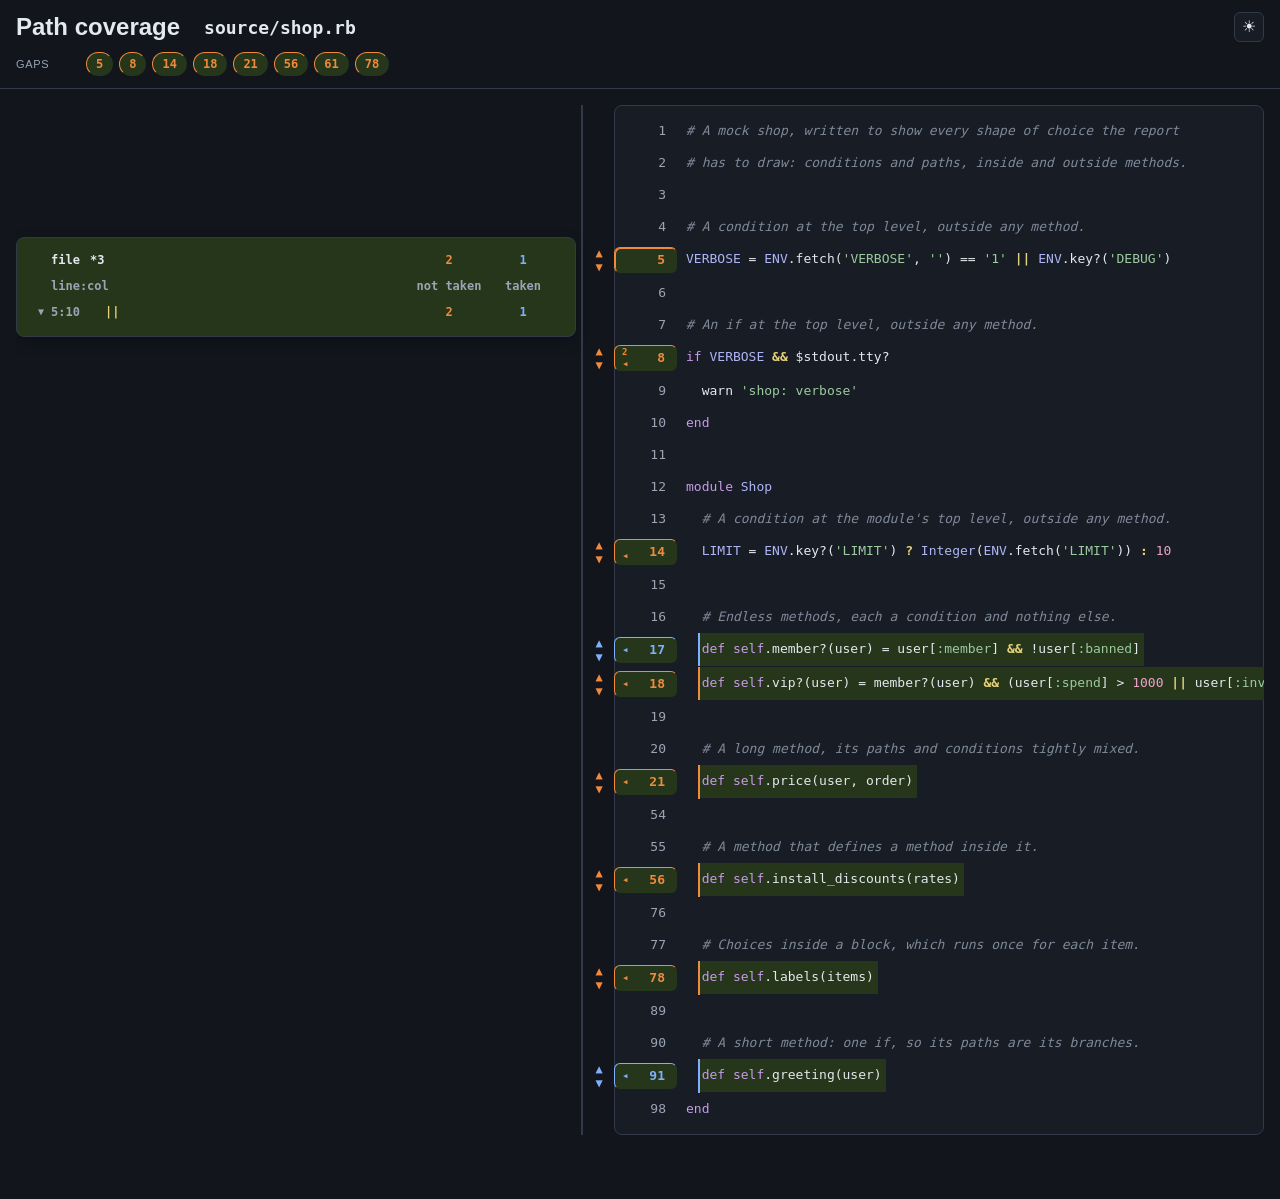
<file: samples/demo/files/source/shop.rb.html>
<!DOCTYPE html>
<html lang="en">
<head>
<meta charset="utf-8"/>
<meta name="viewport" content="width=device-width, initial-scale=1"/>
<title>Path coverage</title>
<style>
/*<![CDATA[*/
/* Blue (seen both ways) and orange (missing) stay distinct for
   red-green colour blindness; states also differ in form. */
:root {
  --bg: #FBFBFC;
  --surface: #FFFFFF;
  --panel: #F2F4F7;
  --fg: #1C2230;
  --muted: #5B6577;
  --rule: #D5DAE2;
  --ok: #1F5FBF;
  --ok-tint: #E6EEFA;
  --bad: #B54708;
  --on-status: #FFFFFF;
  --link: #1F5FBF;
  --font-body: "Helvetica Neue", Arial, sans-serif;
  --font-code: Menlo, Consolas, "DejaVu Sans Mono", monospace;
}
/* Dark, unless the page's html element names light, as the theme
   button does when pressed; so a page draws dark before any script
   runs. */
:root:not([data-theme="light"]) {
  --bg: #12151C; --surface: #181C25; --panel: #212633; --fg: #E4E8EF;
  --muted: #9AA4B5; --rule: #323949; --ok: #7FB0FF; --ok-tint: #1A2740;
  --bad: #F08A3C; --on-status: #12151C; --link: #7FB0FF;
  --syn-k: #C79BEA; --syn-s: #9CCB9E; --syn-c: #7F8A99;
  --syn-n: #E9A3C9; --syn-t: #AEB5F5; --syn-v: #7FCFC4; --syn-o: #E6D27A;
  color-scheme: dark;
}
/* Code's syntax colours, each muted so the orange, blue and green
   of coverage still stand out: keywords, strings, comments,
   numbers, constants, instance variables, and, in bold gold, the
   operators that decide a path, eg && and &. */
:root {
  --syn-k: #7E3BA0; --syn-s: #3B7550; --syn-c: #77808F;
  --syn-n: #9E4A78; --syn-t: #4B52A0; --syn-v: #2A7570; --syn-o: #7A6600;
}
/* The same colours in the code and in a decision's tree, its fold, and
   a card's rows, which quote the code. */
:is(.src, .fold, .statements .prow) .k { color: var(--syn-k); }
:is(.src, .fold, .statements .prow) .s { color: var(--syn-s); }
:is(.src, .fold, .statements .prow) .c { color: var(--syn-c); font-style: italic; }
:is(.src, .fold, .statements .prow) .n { color: var(--syn-n); }
:is(.src, .fold, .statements .prow) .t { color: var(--syn-t); }
:is(.src, .fold, .statements .prow) .v { color: var(--syn-v); }
:is(.src, .fold, .statements .prow) .o { color: var(--syn-o); font-weight: 700; }
/* Everything a decision's tree or a method's grid draws has this one
   tint, in either mode; status is only ever the orange or blue of
   an edge. A lit line, on a path being shown, is yellow. */
:root { --cond-tint: #E2F2D3; --lit: #FFE98A; }
:root:not([data-theme="light"]) { --cond-tint: #26361A; --lit: #5A4A12; }
/* --rail is the width of the column of trees and grids left of the
   code; dragging the divider changes it. */
body { --rail: 560px; }
body { margin: 0; background: var(--bg); color: var(--fg); font-family: var(--font-body); font-size: 14px; }
a { color: var(--link); }
.page {
  max-width: 1080px; margin: 0 auto; display: flex; flex-direction: column; gap: 16px;
  padding: 0 max(16px, env(safe-area-inset-right, 0px)) 64px max(16px, env(safe-area-inset-left, 0px));
}
/* A file's page is wider, to hold its rail beside its code. */
.page:has(.code) { max-width: 1800px; }
h1 { margin: 0; font-size: 24px; font-weight: 600; }
/* Every page's top line: the Path coverage title, a link back to
   the index on a file's page, then, on a file's page, its path. */
.top { display: flex; flex-wrap: wrap; align-items: center; gap: 8px 24px; }
.title { margin: 0; font-size: 24px; font-weight: 600; }
.title a { color: inherit; text-decoration: none; }
.title a:hover { text-decoration: underline; }
/* A file's path links back to its row on the index, which stops
   clear of the index's sticky header. */
h1.path a { color: inherit; text-decoration: none; }
h1.path a:hover { text-decoration: underline; }
table.files tr[id] { scroll-margin-top: 72px; }
.box { border: 1px solid var(--rule); border-radius: 8px; background: var(--surface); overflow-x: auto; }
table { width: 100%; border-collapse: collapse; font-size: 13px; font-variant-numeric: tabular-nums; }
th, td { padding: 10px 16px; text-align: left; }
th { background: var(--panel); }
td { border-top: 1px solid var(--rule); }
td:first-child { font-family: var(--font-code); }
/* The Total row frames the table's foot as the headings do its
   head, so it reads as a sum, not as one more file. */
tfoot td { background: var(--panel); font-weight: 600; border-top: 1px solid var(--fg); }
tfoot td:first-child { font-family: inherit; }
/* The index page's tabs, one per group of files; the selected
   one framed as the table's headings are. */
.tabs { display: flex; flex-wrap: wrap; gap: 4px; margin: 0 0 8px; }
.tabs [role="tab"] { font: inherit; font-size: 13px; padding: 6px 12px; border: 1px solid var(--rule); border-radius: 6px; background: var(--surface); color: var(--muted); cursor: pointer; }
.tabs [role="tab"][aria-selected="true"] { background: var(--panel); color: var(--fg); border-color: var(--fg); font-weight: 600; }
.tabs [role="tab"]:focus-visible { outline: 3px solid var(--link); outline-offset: 2px; }
.num, td:not(:first-child) { text-align: right; }
/* A total's taken, / of and % sit close, so a row still reads
   3 / 4 75%. The File column takes the table's spare width, so
   it never spreads them apart. These rules name the files table,
   so a path grid's taken cells are never matched. */
table.files tr > :first-child { width: 100%; }
table.files th, table.files td:not(:first-child) { white-space: nowrap; }
table.files .taken { text-align: right; padding-left: 32px; padding-right: 4px; }
table.files .of { text-align: left; padding-left: 0; padding-right: 6px; }
table.files .percent { text-align: right; padding-left: 6px; }
th button {
  font: 600 13px var(--font-body); color: var(--fg); background: none; border: 0;
  padding: 4px 0; cursor: pointer;
}
th button::after { content: " \2195"; color: var(--muted); }
th[aria-sort="ascending"] button::after { content: " \25B2"; color: var(--fg); }
th[aria-sort="descending"] button::after { content: " \25BC"; color: var(--fg); }
th button:focus-visible { outline: 3px solid var(--link); outline-offset: 2px; }

/* A file's page: plain source; on lines holding a condition the
   line numbers are one button. Every number has the same box, so
   digits stay aligned whether or not they are on a button. */
h1.path { font-family: var(--font-code); font-size: 18px; }
/* The top line, and on a file's page its path and decision lists,
   stick together as one header. */
.head {
  position: sticky; top: 0; z-index: 5;
  display: flex; flex-direction: column; gap: 10px;
  margin: 0 -16px; padding: 12px 16px; background: var(--bg);
  border-bottom: 1px solid var(--rule);
}
/* The theme button, small, at the title bar's right end, showing
   the theme it switches to: a moon for dark, a sun for light. */
.theme {
  margin-left: auto; width: 30px; height: 30px; padding: 0; font-size: 16px; line-height: 1;
  border: 1px solid var(--rule); border-radius: 6px; background: var(--surface);
  color: var(--fg); cursor: pointer;
}
.theme:hover { background: var(--panel); }
.theme:focus-visible { outline: 3px solid var(--link); outline-offset: 2px; }
.jumps { display: flex; flex-direction: column; gap: 8px; }
.jump-list { display: flex; gap: 6px; align-items: center; overflow-x: auto; white-space: nowrap; min-width: 0; }
.jump-label { width: 64px; flex-shrink: 0; font-size: 11px; color: var(--muted); text-transform: uppercase; letter-spacing: 0.06em; }
a.jump {
  font: 600 12px/22px var(--font-code); padding: 0 9px; border-radius: 999px;
  text-decoration: none; border: 1px solid; font-variant-numeric: tabular-nums;
}
/* A decision's jump wears the condition tint, edged in its status
   colour on the top and left only, as its line's button is. */
a.jump[data-status] { background: var(--cond-tint); border-right-color: transparent; border-bottom-color: transparent; }
a.jump[data-status="covered"] { color: var(--ok); border-top-color: var(--ok); border-left-color: var(--ok); }
a.jump[data-status="gaps"] { color: var(--bad); border-top-color: var(--bad); border-left-color: var(--bad); }
a.jump:focus-visible, .nav a:focus-visible { outline: 3px solid var(--link); outline-offset: 2px; }
/* The code sits right of the rail of cards. The rail's column is
   always there, --rail wide, and the divider in the gap after it
   drags to change that. */
.box:has(> .code) {
  position: relative; isolation: isolate; border: 0; background: none; border-radius: 0;
  display: grid; column-gap: 12px; grid-template-columns: var(--rail) minmax(0, 1fr);
}
.box > .rail { grid-column: 1; grid-row: 1; }
.box > .code { grid-column: 2; grid-row: 1; }
/* The source pane's border and background start after the rail,
   the gap and the nav column, so the arrows sit outside the pane
   yet scroll with their line. */
.box:has(> .code)::before {
  content: ""; position: absolute; inset: 0 0 0 calc(var(--rail) + 38px); z-index: -1;
  border: 1px solid var(--rule); border-radius: 8px;
  background: var(--surface); pointer-events: none;
}
/* The previous-gap arrow sits above the next, each half a line
   tall, keeping the gutter narrow. */
.nav { display: flex; flex-direction: column; justify-content: center; width: 26px; flex-shrink: 0; }
.nav a { width: 22px; text-align: center; line-height: 14px; font-size: 12px; color: var(--bad); text-decoration: none; }
/* A covered card's arrows, between the covered cards' lines, are
   blue, as their numbers are. */
.nav a[data-status="covered"] { color: var(--ok); }
.nav a:hover { color: var(--fg); }
.nav a[data-prev]::before { content: "\25B2"; }
.nav a[data-next]::before { content: "\25BC"; }
/* Every row is as wide as the longest line (or the pane, if
   wider), so a method's band, and a lit line, reach past the code
   when it scrolls sideways. */
.code {
  font-family: var(--font-code); font-size: 13px; line-height: 32px; padding: 10px 0;
  position: relative; isolation: isolate; min-width: 0; overflow-x: auto;
  display: grid; grid-template-columns: minmax(max-content, 1fr); align-content: start;
}
.line, .block { display: flex; align-items: flex-start; }
/* A loose decision's whole block, its lines' code included, opens its
   top card. */
.block { cursor: pointer; border-radius: 6px; }
.block:hover { filter: brightness(0.97); }
.line:has(.lineno) { cursor: default; }
.srcs { display: flex; flex-direction: column; }
.block .srcs { flex: 1; }
.src { white-space: pre; }
/* A lit line's background spans the code pane's full width. */
.line .src { flex: 1; }
/* Each line's code is as tall as its row, even an empty line's, so
   a method's stripe runs unbroken from row to row. */
.line > .src, .block > .srcs { align-self: stretch; }
.srcs > .src:last-child { flex-grow: 1; }
/* scroll-margin-top clears the sticky header when a link jumps to
   a line. */
.lineno {
  display: block; width: 52px; padding-right: 20px; text-align: right;
  color: var(--muted); font-variant-numeric: tabular-nums; flex-shrink: 0;
  scroll-margin-top: 190px;
}
/* A loose decision's button, its 9px right margin included, takes the
   72px a plain number takes, so its lines' code starts where every
   other line's does. Its 63px includes its borders, so at any zoom,
   where a border is rounded to whole screen pixels, its width
   holds. */
button.lnum {
  position: relative; display: flex; flex-direction: column; flex-shrink: 0;
  box-sizing: border-box; width: 63px;
  margin: 4px 9px 4px 0; padding: 0;
  border: 1px solid transparent; border-radius: 6px; cursor: pointer;
  font: 600 13px/24px var(--font-code); box-shadow: 0 1px 3px rgba(0, 0, 0, 0.22);
}
/* A loose decision's top card opens in the left rail: a closed button
   points left, where its card will open; an open one has no arrow,
   as a click leaves it open. */
button.lnum::before {
  content: "\25C2"; position: absolute; left: 7px; top: 4px;
  font-size: 11px; line-height: 24px;
}
button.lnum[aria-expanded="true"]::before { content: none; }
/* With a decision count the count and the triangle share the
   button's height, one 11px line each. */
button.lnum:has(.decision-count)::before { top: 12px; line-height: 11px; }
/* On a button over two or more lines the triangle sits at the
   very bottom. */
button.lnum:has(.lineno + .lineno)::before { top: auto; bottom: 2px; line-height: 11px; }
.decision-count {
  position: absolute; left: 7px; top: 1px;
  font-size: 9px; line-height: 11px; font-weight: 700;
}
button.lnum .lineno { width: 50px; padding-right: 11px; color: inherit; line-height: 32px; margin: -4px 0; }
/* A decision's button wears the condition tint, edged in its
   status colour on the top and left only. */
button.lnum[data-status] { box-shadow: none; background: var(--cond-tint); border-right-color: transparent; border-bottom-color: transparent; }
button.lnum[data-status="covered"] { color: var(--ok); border-top-color: var(--ok); border-left-color: var(--ok); }
button.lnum[data-status="gaps"] { color: var(--bad); border-top-color: var(--bad); border-left-color: var(--bad); }
button.lnum:hover { filter: brightness(1.1); }
button.lnum:focus-visible { outline: 3px solid var(--link); outline-offset: 1px; }
/* An open loose decision has its button's status edges, top and left,
   doubled to 2px. A jump to it opens its card, so its button has
   no outline of the jump to it. */
button.lnum[aria-expanded="true"][data-status="gaps"] { box-shadow: inset 1px 1px 0 var(--bad); }
button.lnum[aria-expanded="true"][data-status="covered"] { box-shadow: inset 1px 1px 0 var(--ok); }
button.lnum:has(.lineno:target) { outline: none; }
/* While a card is open, no button keeps a focus outline. */
body[data-open] button.lnum:focus-visible { outline: none; }
.rail { position: relative; min-width: 0; }
/* Each row lays its branch and label out at their own width, the
   label pushing its cells to the row's right edge, so a decision's
   cells line up in columns however long or deep its labels. */
.row { display: flex; align-items: center; gap: 8px; }
.row > :is(.text, .arm, .operator) { margin-right: auto; padding-right: 8px; }
/* An explicit width, not just a flex basis, so a row's natural
   width counts each cell as 26px, not as its one letter. */
.row > :is(.cell, .count) { flex: none; width: 26px; }
/* A thin rule under each decision's counts row, across the tree's
   full width through its 16px side padding. */
.decision > .row:first-child {
  border-bottom: 1px solid var(--rule); margin: 0 -16px 6px; padding: 0 16px 4px;
}
.operator { font-weight: 600; }
.row .arm { white-space: pre; font-weight: 600; }
.branch { white-space: pre; color: var(--muted); margin-right: -16px; }
/* A leaf's text is never wider than 48ch, nor than its row has
   room for: the rest of a long one scrolls within it, so its
   cells stay in their columns at the row's right edge. */
.row .text {
  white-space: pre; min-width: 0; max-width: 48ch;
  overflow-x: auto; scrollbar-width: thin;
}
/* A branch's cell, of the kind its data-bx names, drawn a whole
   row tall so branches join from row to row: v a vertical line,
   t a vertical with a stub right, l the top half of a vertical
   with a stub right, h a horizontal, s nothing. */
.bx { display: inline-block; width: 1ch; height: 30px; vertical-align: top; --stroke: linear-gradient(currentColor, currentColor); }
.bx[data-bx="v"] { background: var(--stroke) 50% 0 / 1px 100% no-repeat; }
.bx[data-bx="t"] { background: var(--stroke) 50% 0 / 1px 100% no-repeat, var(--stroke) 100% 50% / 50% 1px no-repeat; }
.bx[data-bx="l"] { background: var(--stroke) 50% 0 / 1px 50% no-repeat, var(--stroke) 100% 50% / 50% 1px no-repeat; }
.bx[data-bx="h"] { background: var(--stroke) 0 50% / 100% 1px no-repeat; }
/* Each path heads its column with a snake, a vertical ~ standing
   for the path below it, then 0, orange, for a path never taken,
   or *, blue, for one taken, its count on hover; a leaf's T or F
   on that path sits in a chip, as in a path grid, and a blank
   means the path never reached it. */
.row .count { text-align: center; font-variant-numeric: tabular-nums; color: var(--ok); font-weight: 600; }
.row .count::before { content: "\2240"; }
.row .count.never { color: var(--bad); }
.row .cell { text-align: center; }
.row .cell:is(:not(:empty), [data-mark]) {
  align-self: center; line-height: 22px; border-radius: 3px;
  background: var(--surface); color: var(--fg); font: 600 12px var(--font-code);
}
/* A cell's mark, drawn in place of a letter: a tick for a path
   that took a ?:'s arm, a return arrow for one that left the
   method at a return or a raise, a disc for a &. receiver not
   nil, an empty set for one nil. */
.row .cell[data-mark="taken"]::before { content: "\2713"; }
.row .cell[data-mark="leaves"]::before { content: "\21A9"; }
.row .cell[data-mark="present"]::before { content: "\25CF"; }
.row .cell[data-mark="absent"]::before { content: "\2205"; }
/* Hovering a cell with hover text, eg a path's count or a &.
   receiver's mark, shows that text in a chip above it. */
.row [data-hover] { position: relative; cursor: default; }
.row [data-hover]:hover::after {
  content: attr(data-hover); position: absolute; bottom: 100%; left: 50%;
  transform: translateX(-50%); z-index: 4; padding: 0 7px; border-radius: 4px;
  white-space: nowrap; font: 700 11px/20px var(--font-body); background: var(--fg); color: var(--bg);
}

/* The divider: the gap between the rail and the code, a line down
   its middle that darkens as it is hovered or dragged. */
.divider {
  position: absolute; top: 0; bottom: 0; left: var(--rail); width: 12px;
  cursor: col-resize; z-index: 4; touch-action: none;
}
.divider::after {
  content: ""; position: absolute; top: 0; bottom: 0; left: 5px; width: 2px;
  background: var(--rule);
}
.divider:hover::after, .divider.dragging::after { background: var(--link); }
body.dragging { cursor: col-resize; user-select: none; }

/* Within each method, each line of a method has a stripe in the
   method's status colour, just left of its def's d, from its def
   line to its last; its def line also has a band of the one tint,
   from its def to the end of its text. Both are backgrounds of the
   lines' code, placed in characters (side.js gives each line its
   def's column), so the code's own layout keeps them aligned. Open,
   a method's stripe thickens. */
/* Within each method, a method's body is folded under its def line
   until its def's number opens it, so the page starts as a list of
   def lines. */
.method-folded { display: none; }
/* The open method's def line, shifted down by side.js to stay just
   below the sticky header, covers the body lines passing under it. */
.def-stuck {
  position: relative; z-index: 3; background: var(--surface);
  box-shadow: 0 2px 6px rgba(0, 0, 0, 0.25);
}
.src.in-method {
  --method-colour: var(--bad); --stripe: 2px;
  --at: calc(var(--def-col) * 1ch - 4px);
  background-image: linear-gradient(var(--method-colour), var(--method-colour));
  background-size: var(--stripe) 100%;
  background-position: var(--at) 0;
  background-repeat: no-repeat;
}
.src.in-method[data-method-status="covered"] { --method-colour: var(--ok); }
.src.in-method.method-open { --stripe: 3px; }
/* A def line's band stops 1px short of its line's bottom, so the
   bands of def lines one after another, eg one-line methods, stay
   apart. Its stripe runs the full height, on into its body, but on
   its method's last line, where it too stops 1px short, so the
   stripes of methods one after another stay apart as well. */
.src.def-line {
  --band: calc((var(--def-end) - var(--def-col)) * 1ch + 8px) calc(100% - 1px);
  background-image:
    linear-gradient(var(--method-colour), var(--method-colour)),
    linear-gradient(var(--cond-tint), var(--cond-tint));
  background-size: var(--stripe) 100%, var(--band);
  background-position: var(--at) 0, var(--at) 0;
}
.src.in-method.method-end { background-size: var(--stripe) calc(100% - 1px); }
.src.def-line.method-end { background-size: var(--stripe) calc(100% - 1px), var(--band); }
/* A card floats in the rail, level with its first line (its top
   set by side.js), framed by a border, rounded corners and a
   shadow, its rows 16px in from its sides. */
.rail .pathgrid {
  position: absolute; left: 0; right: 0; z-index: 2; overflow-x: auto; overflow-y: hidden;
  background: var(--cond-tint); font: 600 12px var(--font-code);
  border: 1px solid var(--rule); border-radius: 8px; box-shadow: 0 4px 14px rgba(0, 0, 0, 0.25);
}
.prow { position: absolute; left: 16px; display: flex; gap: 2px; white-space: nowrap; }
/* A statement card's rows flow down it, 10px above the first and
   below the last, so a fold open under a row pushes the rows after
   it down. */
.statements { padding: 10px 0; }
.statements .prow { position: static; padding: 0 16px; margin-bottom: 2px; }
/* A decision's fold draws the decision's tree in the code's font, its
   rows as tall as the card's. Open, it takes its row's
   place right of the row's arrow and line:col, 88px in (the card's
   16px padding, the arrow's 16px, the label's 52px and two 2px
   gaps): its first row, the decision's operator and its count on each
   path, stands where the row's top and counts were, which hide,
   and its other rows are indented as far, so they stay aligned
   with the operator. The rows it reveals, below its first row
   (24px and 2px padding), are tinted a shade off the card,
   toward the text colour, so in either theme they stand out as
   opened, with no rule needed above or below them. Lying over
   its row, it takes no click itself, so one on the row's arrow
   or line:col beneath reaches the row and folds it back; its
   tree's rows take theirs. */
.fold {
  position: relative; margin: -26px 0 6px; padding: 0 16px 4px 88px;
  font: 400 13px var(--font-code); line-height: 24px; color: var(--fg);
  pointer-events: none;
  background: linear-gradient(transparent 26px,
    color-mix(in srgb, var(--cond-tint), var(--fg) 6%) 26px);
}
.fold:last-child { margin-bottom: 0; }
.fold .decision { pointer-events: auto; }
.fold .bx { height: 24px; }
.fold .decision > .row:first-child {
  border-bottom: 0; margin: 0 0 4px; padding: 0 0 2px; cursor: pointer;
}
.statements .prow.decision:has(> .fold-arrow[aria-expanded="true"]) > .pcell { visibility: hidden; }
/* A decision row's arrow, left of its line:col, points down while its
   fold is shut and up while it is open; every other row's label
   is indented by the arrow's width and the gap after it, so the
   labels line up. */
.fold-arrow {
  flex: none; width: 16px; padding: 0; border: none; background: none;
  font: inherit; font-size: 10px; line-height: 24px; color: var(--muted); cursor: pointer;
}
.fold-arrow::before { content: "\25BC"; }
.fold-arrow[aria-expanded="true"]::before { content: "\25B2"; }
.prow.decision:hover .fold-arrow, .fold-arrow[aria-expanded="true"] { color: var(--link); }
.fold-arrow:focus-visible { outline: 3px solid var(--link); outline-offset: 2px; }
.statements .prow > .plabel:first-child { margin-left: 18px; }
/* A grid's line labels sit at its left padding, as a tree's labels
   do, their fixed width keeping the cells in columns. */
.plabel { width: 48px; flex-shrink: 0; text-align: left; padding-right: 8px; color: var(--muted); line-height: 24px; }
.pcell { width: 24px; flex-shrink: 0; text-align: center; line-height: 24px; border-radius: 3px; }
/* A statement card's cells hold words, eg return, not T or F. Its
   line:col labels are narrow, so each row's top follows close
   after, left aligned, its paths and taken at the card's right
   edge; the title row's name is as wide as it needs. */
.statements .pcell { width: 72px; cursor: default; }
.statements .plabel { width: 44px; padding-right: 8px; overflow: visible; }
.statements .prow.calls .plabel { width: auto; }
.statements .plabel + .pcell { flex: 1; min-width: 56px; text-align: left; }
.statements .prow.decision, .statements .prow.decision .pcell { cursor: pointer; }
.statements .prow.decision:hover .pcell:not(.not-taken):not(.was-taken), .statements .prow.decision:hover .plabel { color: var(--link); }
.statements .prow.columns .plabel, .statements .prow.columns .pcell { color: var(--muted); }
/* A card's paths not taken are orange and those taken blue, as a
   status always is; its column titles are too, as their key. None
   not taken, 0, is no gap, so is blue. */
.statements .pcell.not-taken { color: var(--bad); }
.statements .pcell.was-taken,
.statements .pcell.not-taken.none { color: var(--ok); }
.prow.calls .plabel { color: var(--fg); }
/* How many times a card's method was called, after its name; a gap,
   never called, coloured as one. */
.call-count { margin-left: 6px; color: var(--muted); font-weight: 400; }
.call-count.never { color: var(--bad); font-weight: 600; }
/* Hovering a card's row lights its line in the code; hovering a
   fold's row marks the characters of its operand. */
.src.lit { background: var(--cond-tint); }
mark.chars { background: var(--lit); color: inherit; border-radius: 3px; box-shadow: 0 0 0 2px var(--lit); }
/* The fold row of the code under the pointer, lit as marked code is. */
.fold .row.hovered, .statements .prow.hovered {
  background: var(--lit); border-radius: 3px;
}
.fold .row[data-at] { cursor: default; }
.fold .row[data-at]:hover { background: rgba(255, 255, 255, 0.08); }

/* A row of jumps with none keeps its height, though hidden, so the
   sticky header, and the code below it, never move. */
.jump-list[data-empty] { visibility: hidden; }
/* The number of each method's def line wears a loose decision's
   button's look: the one tint, edged on the top and left in its
   status colour, orange for gaps and blue for covered, with an
   arrow pointing left while its card is closed, and none while it
   is open. Its 63px and its 9px right margin take the 72px a plain
   number takes, as a loose decision's button does, so its line's code
   starts where every other line's does and its digits end where
   theirs do. */
.lineno.mdef {
  position: relative; box-sizing: border-box; width: 63px; padding-right: 11px;
  margin: 4px 9px 4px 0; line-height: 24px; cursor: pointer;
  font: 600 13px/24px var(--font-code); border: 1px solid transparent;
  border-radius: 6px; background: var(--cond-tint);
  --mdef-status: var(--bad); color: var(--mdef-status);
  border-top-color: var(--mdef-status); border-left-color: var(--mdef-status);
}
.lineno.mdef[data-status="covered"] { --mdef-status: var(--ok); }
.lineno.mdef::before {
  content: "\25C2"; position: absolute; left: 7px; top: 0; font-size: 11px;
}
.lineno.mdef[aria-expanded="true"]::before { content: none; }
.lineno.mdef[aria-expanded="true"] { box-shadow: inset 1px 1px 0 var(--mdef-status); }
.lineno.mdef:hover { filter: brightness(1.1); }
/* A line's gap arrows sit in the middle of its row, level with its
   number, however tall its row is. */
.nav { align-self: stretch; }

/*]]>*/
</style>
</head>
<body>
<main class="page"></main>
<script>
//<![CDATA[
window.pathCoverage = {"schema":1,"page":"file","path":"source/shop.rb","lines":[{"text":"# A mock shop, written to show every shape of choice the report","tokens":[[0,63,"c"]],"status":null,"span":null},{"text":"# has to draw: conditions and paths, inside and outside methods.","tokens":[[0,64,"c"]],"status":null,"span":null},{"text":"","tokens":[],"status":null,"span":null},{"text":"# A condition at the top level, outside any method.","tokens":[[0,51,"c"]],"status":null,"span":null},{"text":"VERBOSE = ENV.fetch('VERBOSE', '') == '1' || ENV.key?('DEBUG')","tokens":[[0,7,"t"],[10,13,"t"],[20,29,"s"],[31,33,"s"],[38,41,"s"],[42,44,"o"],[45,48,"t"],[54,61,"s"]],"status":"gaps","span":[5,5]},{"text":"","tokens":[],"status":null,"span":null},{"text":"# An if at the top level, outside any method.","tokens":[[0,45,"c"]],"status":null,"span":null},{"text":"if VERBOSE && $stdout.tty?","tokens":[[0,2,"k"],[3,10,"t"],[11,13,"o"]],"status":"gaps","span":[8,8]},{"text":"  warn 'shop: verbose'","tokens":[[7,22,"s"]],"status":null,"span":null},{"text":"end","tokens":[[0,3,"k"]],"status":null,"span":null},{"text":"","tokens":[],"status":null,"span":null},{"text":"module Shop","tokens":[[0,6,"k"],[7,11,"t"]],"status":null,"span":null},{"text":"  # A condition at the module's top level, outside any method.","tokens":[[2,62,"c"]],"status":null,"span":null},{"text":"  LIMIT = ENV.key?('LIMIT') ? Integer(ENV.fetch('LIMIT')) : 10","tokens":[[2,7,"t"],[10,13,"t"],[19,26,"s"],[28,29,"o"],[30,37,"t"],[38,41,"t"],[48,55,"s"],[58,59,"o"],[60,62,"n"]],"status":"gaps","span":[14,14]},{"text":"","tokens":[],"status":null,"span":null},{"text":"  # Endless methods, each a condition and nothing else.","tokens":[[2,55,"c"]],"status":null,"span":null},{"text":"  def self.member?(user) = user[:member] && !user[:banned]","tokens":[[2,5,"k"],[6,10,"k"],[32,39,"s"],[41,43,"o"],[50,57,"s"]],"status":"covered","span":[17,17]},{"text":"  def self.vip?(user) = member?(user) && (user[:spend] > 1000 || user[:invited])","tokens":[[2,5,"k"],[6,10,"k"],[38,40,"o"],[47,53,"s"],[57,61,"n"],[62,64,"o"],[70,78,"s"]],"status":"gaps","span":[18,18]},{"text":"","tokens":[],"status":null,"span":null},{"text":"  # A long method, its paths and conditions tightly mixed.","tokens":[[2,58,"c"]],"status":null,"span":null},{"text":"  def self.price(user, order)","tokens":[[2,5,"k"],[6,10,"k"]],"status":null,"span":null},{"text":"    items = order[:items]","tokens":[[18,24,"s"]],"status":null,"span":null},{"text":"    fail ArgumentError, 'empty order' if items.empty?","tokens":[[9,22,"t"],[24,37,"s"],[38,40,"k"]],"status":"covered","span":[23,23]},{"text":"","tokens":[],"status":null,"span":null},{"text":"    total = items.sum { |item| item[:price] }","tokens":[[36,42,"s"]],"status":null,"span":null},{"text":"","tokens":[],"status":null,"span":null},{"text":"    if member?(user) && total > 50","tokens":[[4,6,"k"],[21,23,"o"],[32,34,"n"]],"status":"gaps","span":[27,27]},{"text":"      total -= 5","tokens":[[15,16,"n"]],"status":null,"span":null},{"text":"    end","tokens":[[4,7,"k"]],"status":null,"span":null},{"text":"","tokens":[],"status":null,"span":null},{"text":"    if vip?(user)","tokens":[[4,6,"k"]],"status":"covered","span":[31,31]},{"text":"      total -= 10","tokens":[[15,17,"n"]],"status":null,"span":null},{"text":"    elsif user[:coupon] || order[:coupon]","tokens":[[4,9,"k"],[15,22,"s"],[24,26,"o"],[33,40,"s"]],"status":"gaps","span":[33,33]},{"text":"      total -= 2","tokens":[[15,16,"n"]],"status":null,"span":null},{"text":"    end","tokens":[[4,7,"k"]],"status":null,"span":null},{"text":"","tokens":[],"status":null,"span":null},{"text":"    shipping = total > 100 || order[:pickup] ? 0 : 7","tokens":[[23,26,"n"],[27,29,"o"],[36,43,"s"],[45,46,"o"],[47,48,"n"],[49,50,"o"],[51,52,"n"]],"status":"gaps","span":[37,37]},{"text":"","tokens":[],"status":null,"span":null},{"text":"    unless order[:express]","tokens":[[4,10,"k"],[17,25,"s"]],"status":"covered","span":[39,39]},{"text":"      shipping /= 2","tokens":[[18,19,"n"]],"status":null,"span":null},{"text":"    end","tokens":[[4,7,"k"]],"status":null,"span":null},{"text":"","tokens":[],"status":null,"span":null},{"text":"    if order[:gift] &&","tokens":[[4,6,"k"],[13,18,"s"],[20,22,"o"]],"status":"gaps","span":[43,44]},{"text":"       (order[:wrap] || user[:member])","tokens":[[14,19,"s"],[21,23,"o"],[29,36,"s"]],"status":"gaps","span":[43,44]},{"text":"      total += 3","tokens":[[15,16,"n"]],"status":null,"span":null},{"text":"    else","tokens":[[4,8,"k"]],"status":null,"span":null},{"text":"      total += 0 if order[:gift]","tokens":[[15,16,"n"],[17,19,"k"],[26,31,"s"]],"status":"gaps","span":[47,47]},{"text":"    end","tokens":[[4,7,"k"]],"status":null,"span":null},{"text":"","tokens":[],"status":null,"span":null},{"text":"    return total if order[:pickup]","tokens":[[4,10,"k"],[17,19,"k"],[26,33,"s"]],"status":"covered","span":[50,50]},{"text":"","tokens":[],"status":null,"span":null},{"text":"    total + shipping","tokens":[],"status":null,"span":null},{"text":"  end","tokens":[[2,5,"k"]],"status":null,"span":null},{"text":"","tokens":[],"status":null,"span":null},{"text":"  # A method that defines a method inside it.","tokens":[[2,45,"c"]],"status":null,"span":null},{"text":"  def self.install_discounts(rates)","tokens":[[2,5,"k"],[6,10,"k"]],"status":null,"span":null},{"text":"    if rates.empty?","tokens":[[4,6,"k"]],"status":"covered","span":[57,57]},{"text":"      return","tokens":[[6,12,"k"]],"status":null,"span":null},{"text":"    end","tokens":[[4,7,"k"]],"status":null,"span":null},{"text":"","tokens":[],"status":null,"span":null},{"text":"    def self.discount(total, rate)","tokens":[[4,7,"k"],[8,12,"k"]],"status":null,"span":null},{"text":"      off = 0","tokens":[[12,13,"n"]],"status":null,"span":null},{"text":"      if rate.positive? && total.positive?","tokens":[[6,8,"k"],[24,26,"o"]],"status":"covered","span":[63,63]},{"text":"        off = total * rate","tokens":[],"status":null,"span":null},{"text":"      end","tokens":[[6,9,"k"]],"status":null,"span":null},{"text":"      if off > 20","tokens":[[6,8,"k"],[15,17,"n"]],"status":"gaps","span":[66,66]},{"text":"        off = 20","tokens":[[14,16,"n"]],"status":null,"span":null},{"text":"      end","tokens":[[6,9,"k"]],"status":null,"span":null},{"text":"      off","tokens":[],"status":null,"span":null},{"text":"    end","tokens":[[4,7,"k"]],"status":null,"span":null},{"text":"","tokens":[],"status":null,"span":null},{"text":"    if rates.size > 1 || rates.first > 0.5","tokens":[[4,6,"k"],[20,21,"n"],[22,24,"o"],[39,42,"n"]],"status":"gaps","span":[72,72]},{"text":"      @tiered = true","tokens":[[6,13,"v"],[16,20,"k"]],"status":null,"span":null},{"text":"    end","tokens":[[4,7,"k"]],"status":null,"span":null},{"text":"  end","tokens":[[2,5,"k"]],"status":null,"span":null},{"text":"","tokens":[],"status":null,"span":null},{"text":"  # Choices inside a block, which runs once for each item.","tokens":[[2,58,"c"]],"status":null,"span":null},{"text":"  def self.labels(items)","tokens":[[2,5,"k"],[6,10,"k"]],"status":null,"span":null},{"text":"    items.map do |item|","tokens":[[14,16,"k"]],"status":null,"span":null},{"text":"      if item[:sale] && item[:price] < 10","tokens":[[6,8,"k"],[14,19,"s"],[21,23,"o"],[29,35,"s"],[39,41,"n"]],"status":"gaps","span":[80,80]},{"text":"        'bargain'","tokens":[[8,17,"s"]],"status":null,"span":null},{"text":"      elsif item[:sale]","tokens":[[6,11,"k"],[17,22,"s"]],"status":"gaps","span":[82,82]},{"text":"        'sale'","tokens":[[8,14,"s"]],"status":null,"span":null},{"text":"      else","tokens":[[6,10,"k"]],"status":null,"span":null},{"text":"        'full price'","tokens":[[8,20,"s"]],"status":null,"span":null},{"text":"      end","tokens":[[6,9,"k"]],"status":null,"span":null},{"text":"    end","tokens":[[4,7,"k"]],"status":null,"span":null},{"text":"  end","tokens":[[2,5,"k"]],"status":null,"span":null},{"text":"","tokens":[],"status":null,"span":null},{"text":"  # A short method: one if, so its paths are its branches.","tokens":[[2,58,"c"]],"status":null,"span":null},{"text":"  def self.greeting(user)","tokens":[[2,5,"k"],[6,10,"k"]],"status":null,"span":null},{"text":"    if user[:name] && !user[:name].empty?","tokens":[[4,6,"k"],[12,17,"s"],[19,21,"o"],[28,33,"s"]],"status":"covered","span":[92,92]},{"text":"      \"Hello #{user[:name]}\"","tokens":[[6,13,"s"],[20,25,"s"],[27,28,"s"]],"status":null,"span":null},{"text":"    else","tokens":[[4,8,"k"]],"status":null,"span":null},{"text":"      'Hello'","tokens":[[6,13,"s"]],"status":null,"span":null},{"text":"    end","tokens":[[4,7,"k"]],"status":null,"span":null},{"text":"  end","tokens":[[2,5,"k"]],"status":null,"span":null},{"text":"end","tokens":[[0,3,"k"]],"status":null,"span":null}],"cards":[{"first":17,"last":17,"column":2,"status":"covered","top":false,"decisions":null,"title":{"name":"member?","calls":7,"ways":3,"notTaken":0,"taken":3},"rows":[{"at":"17:27","decision":"source/shop.rb:17:27","top":{"text":"&&","tokens":[[0,2,"o"]]},"paths":3,"taken":3,"fold":[{"kind":"decision","branch":"","label":{"text":"&&","tokens":[[0,2,"o"]]},"at":[17,27,17,58],"else":null,"counts":[3,1,3]},{"kind":"operand","branch":"ths","label":{"text":"user[:member]","tokens":[[5,12,"s"]]},"at":[17,27,17,40],"cells":[["T",null,null],["T",null,null],["F",null,null]]},{"kind":"operand","branch":"lhs","label":{"text":"!user[:banned]","tokens":[[6,13,"s"]]},"at":[17,44,17,58],"cells":[["T",null,null],["F",null,null],["",null,null]]}]}]},{"first":18,"last":18,"column":2,"status":"gaps","top":false,"decisions":null,"title":{"name":"vip?","calls":2,"ways":4,"notTaken":2,"taken":2},"rows":[{"at":"18:24","decision":"source/shop.rb:18:24","top":{"text":"&&","tokens":[[0,2,"o"]]},"paths":4,"taken":2,"fold":[{"kind":"decision","branch":"","label":{"text":"&&","tokens":[[0,2,"o"]]},"at":[18,24,18,80],"else":null,"counts":[0,0,1,1]},{"kind":"operand","branch":"ths","label":{"text":"member?(user)","tokens":[]},"at":[18,24,18,37],"cells":[["T",null,null],["T",null,null],["T",null,null],["F",null,null]]},{"kind":"subtree","branch":"lhs","label":{"text":"||","tokens":[[0,2,"o"]]},"at":[18,42,18,79],"cells":[["T",null,null],["F",null,null],["T",null,null],["",null,null]]},{"kind":"operand","branch":"sssths","label":{"text":"user[:spend] > 1000","tokens":[[5,11,"s"],[15,19,"n"]]},"at":[18,42,18,61],"cells":[["F",null,null],["F",null,null],["T",null,null],["",null,null]]},{"kind":"operand","branch":"ssslhs","label":{"text":"user[:invited]","tokens":[[5,13,"s"]]},"at":[18,65,18,79],"cells":[["T",null,null],["F",null,null],["",null,null],["",null,null]]}]}]},{"first":21,"last":53,"column":2,"status":"gaps","top":false,"decisions":null,"title":{"name":"price","calls":3,"ways":1728,"notTaken":8,"taken":23},"rows":[{"at":"23:38","decision":"source/shop.rb:23:38","top":{"text":"if","tokens":[[0,2,"k"]]},"paths":2,"taken":2,"fold":[{"kind":"decision","branch":"","label":{"text":"if","tokens":[[0,2,"k"]]},"at":[23,38,23,53],"else":null,"counts":[1,2]},{"kind":"operand","branch":"lhs","label":{"text":"items.empty?","tokens":[]},"at":[23,41,23,53],"cells":[["T",null,null],["F",null,null]]}]},{"at":"27:04","decision":"source/shop.rb:27:4","top":{"text":"if","tokens":[[0,2,"k"]]},"paths":2,"taken":2,"fold":[{"kind":"decision","branch":"","label":{"text":"if","tokens":[[0,2,"k"]]},"at":[27,4,27,34],"else":null,"counts":[1,1]},{"kind":"operand","branch":"lhs","label":{"text":"member?(user) && total > 50","tokens":[[14,16,"o"],[25,27,"n"]]},"at":[27,7,27,34],"cells":[["T",null,null],["F",null,null]]}]},{"at":"27:07","decision":"source/shop.rb:27:7","top":{"text":"&&","tokens":[[0,2,"o"]]},"paths":3,"taken":2,"fold":[{"kind":"decision","branch":"","label":{"text":"&&","tokens":[[0,2,"o"]]},"at":[27,7,27,34],"else":null,"counts":[0,1,1]},{"kind":"operand","branch":"ths","label":{"text":"member?(user)","tokens":[]},"at":[27,7,27,20],"cells":[["T",null,null],["T",null,null],["F",null,null]]},{"kind":"operand","branch":"lhs","label":{"text":"total > 50","tokens":[[8,10,"n"]]},"at":[27,24,27,34],"cells":[["F",null,null],["T",null,null],["",null,null]]}]},{"at":"31:04","decision":"source/shop.rb:31:4","top":{"text":"if","tokens":[[0,2,"k"]]},"paths":2,"taken":2,"fold":[{"kind":"decision","branch":"","label":{"text":"if","tokens":[[0,2,"k"]]},"at":[31,4,31,17],"else":null,"counts":[1,1]},{"kind":"operand","branch":"lhs","label":{"text":"vip?(user)","tokens":[]},"at":[31,7,31,17],"cells":[["T",null,null],["F",null,null]]}]},{"at":"33:04","decision":"source/shop.rb:33:4","top":{"text":"elsif","tokens":[[0,5,"k"]]},"paths":2,"taken":1,"fold":[{"kind":"decision","branch":"","label":{"text":"elsif","tokens":[[0,5,"k"]]},"at":[33,4,33,41],"else":null,"counts":[0,1]},{"kind":"operand","branch":"lhs","label":{"text":"user[:coupon] || order[:coupon]","tokens":[[5,12,"s"],[14,16,"o"],[23,30,"s"]]},"at":[33,10,33,41],"cells":[["F",null,null],["T",null,null]]}]},{"at":"33:10","decision":"source/shop.rb:33:10","top":{"text":"||","tokens":[[0,2,"o"]]},"paths":3,"taken":1,"fold":[{"kind":"decision","branch":"","label":{"text":"||","tokens":[[0,2,"o"]]},"at":[33,10,33,41],"else":null,"counts":[0,0,1]},{"kind":"operand","branch":"ths","label":{"text":"user[:coupon]","tokens":[[5,12,"s"]]},"at":[33,10,33,23],"cells":[["F",null,null],["F",null,null],["T",null,null]]},{"kind":"operand","branch":"lhs","label":{"text":"order[:coupon]","tokens":[[6,13,"s"]]},"at":[33,27,33,41],"cells":[["T",null,null],["F",null,null],["",null,null]]}]},{"at":"37:15","decision":"source/shop.rb:37:15","top":{"text":"||","tokens":[[0,2,"o"]]},"paths":3,"taken":2,"fold":[{"kind":"decision","branch":"","label":{"text":"||","tokens":[[0,2,"o"]]},"at":[37,15,37,44],"else":null,"counts":[0,1,1]},{"kind":"operand","branch":"ths","label":{"text":"total > 100","tokens":[[8,11,"n"]]},"at":[37,15,37,26],"cells":[["T",null,null],["F",null,null],["F",null,null]]},{"kind":"operand","branch":"lhs","label":{"text":"order[:pickup]","tokens":[[6,13,"s"]]},"at":[37,30,37,44],"cells":[["",null,null],["T",null,null],["F",null,null]]}]},{"at":"37:45","decision":"source/shop.rb:37:45","top":{"text":"?:","tokens":[[0,2,"o"]]},"paths":2,"taken":2,"fold":[{"kind":"decision","branch":"","label":{"text":"?:","tokens":[[0,2,"o"]]},"at":[37,15,37,52],"else":null,"counts":[1,1]},{"kind":"operand","branch":"ths","label":{"text":"total > 100 || order[:pickup]","tokens":[[8,11,"n"],[12,14,"o"],[21,28,"s"]]},"at":[37,15,37,44],"cells":[["T",null,null],["F",null,null]]},{"kind":"arm","branch":"ths","label":{"text":"? 0","tokens":[[0,1,"o"],[2,3,"n"]]},"at":[37,47,37,48],"cells":[["","taken",null],["",null,null]]},{"kind":"arm","branch":"lhs","label":{"text":": 7","tokens":[[0,1,"o"],[2,3,"n"]]},"at":[37,51,37,52],"cells":[["",null,null],["","taken",null]]}]},{"at":"39:04","decision":"source/shop.rb:39:4","top":{"text":"unless","tokens":[[0,6,"k"]]},"paths":2,"taken":2,"fold":[{"kind":"decision","branch":"","label":{"text":"unless","tokens":[[0,6,"k"]]},"at":[39,4,39,26],"else":null,"counts":[1,1]},{"kind":"operand","branch":"lhs","label":{"text":"order[:express]","tokens":[[6,14,"s"]]},"at":[39,11,39,26],"cells":[["T",null,null],["F",null,null]]}]},{"at":"43:04","decision":"source/shop.rb:43:4","top":{"text":"if/else","tokens":[[0,2,"k"],[3,7,"k"]]},"paths":2,"taken":2,"fold":[{"kind":"decision","branch":"","label":{"text":"if/else","tokens":[[0,2,"k"],[3,7,"k"]]},"at":[43,4,44,38],"else":[46,4,46,8],"counts":[1,1]},{"kind":"operand","branch":"lhs","label":{"text":"order[:gift] && (order[:wrap] || user[:member])","tokens":[[6,11,"s"],[13,15,"o"],[23,28,"s"],[30,32,"o"],[38,45,"s"]]},"at":[43,7,44,38],"cells":[["T",null,null],["F",null,null]]}]},{"at":"43:07","decision":"source/shop.rb:43:7","top":{"text":"&&","tokens":[[0,2,"o"]]},"paths":4,"taken":2,"fold":[{"kind":"decision","branch":"","label":{"text":"&&","tokens":[[0,2,"o"]]},"at":[43,7,44,38],"else":null,"counts":[0,0,1,1]},{"kind":"operand","branch":"ths","label":{"text":"order[:gift]","tokens":[[6,11,"s"]]},"at":[43,7,43,19],"cells":[["T",null,null],["T",null,null],["T",null,null],["F",null,null]]},{"kind":"subtree","branch":"lhs","label":{"text":"||","tokens":[[0,2,"o"]]},"at":[44,8,44,37],"cells":[["T",null,null],["F",null,null],["T",null,null],["",null,null]]},{"kind":"operand","branch":"sssths","label":{"text":"order[:wrap]","tokens":[[6,11,"s"]]},"at":[44,8,44,20],"cells":[["T",null,null],["F",null,null],["F",null,null],["",null,null]]},{"kind":"operand","branch":"ssslhs","label":{"text":"user[:member]","tokens":[[5,12,"s"]]},"at":[44,24,44,37],"cells":[["",null,null],["F",null,null],["T",null,null],["",null,null]]}]},{"at":"47:17","decision":"source/shop.rb:47:17","top":{"text":"if","tokens":[[0,2,"k"]]},"paths":2,"taken":1,"fold":[{"kind":"decision","branch":"","label":{"text":"if","tokens":[[0,2,"k"]]},"at":[47,17,47,32],"else":null,"counts":[0,1]},{"kind":"operand","branch":"lhs","label":{"text":"order[:gift]","tokens":[[6,11,"s"]]},"at":[47,20,47,32],"cells":[["T",null,null],["F",null,null]]}]},{"at":"50:17","decision":"source/shop.rb:50:17","top":{"text":"if","tokens":[[0,2,"k"]]},"paths":2,"taken":2,"fold":[{"kind":"decision","branch":"","label":{"text":"if","tokens":[[0,2,"k"]]},"at":[50,17,50,34],"else":null,"counts":[1,1]},{"kind":"operand","branch":"ths","label":{"text":"order[:pickup]","tokens":[[6,13,"s"]]},"at":[50,20,50,34],"cells":[["T",null,null],["F",null,null]]},{"kind":"leaves","branch":"lhs","label":{"text":"return","tokens":[[0,6,"k"]]},"at":[50,4,50,16],"cells":[["","leaves",null],["",null,null]]}]}]},{"first":56,"last":75,"column":2,"status":"gaps","top":false,"decisions":null,"title":{"name":"install_discounts","calls":2,"ways":4,"notTaken":3,"taken":5},"rows":[{"at":"57:04","decision":"source/shop.rb:57:4","top":{"text":"if","tokens":[[0,2,"k"]]},"paths":2,"taken":2,"fold":[{"kind":"decision","branch":"","label":{"text":"if","tokens":[[0,2,"k"]]},"at":[57,4,57,19],"else":null,"counts":[1,1]},{"kind":"operand","branch":"ths","label":{"text":"rates.empty?","tokens":[]},"at":[57,7,57,19],"cells":[["T",null,null],["F",null,null]]},{"kind":"leaves","branch":"lhs","label":{"text":"return","tokens":[[0,6,"k"]]},"at":[58,6,58,12],"cells":[["","leaves",null],["",null,null]]}]},{"at":"58:06","decision":null,"top":{"text":"return","tokens":[[0,6,"k"]]},"paths":1,"taken":1,"fold":null},{"at":"72:04","decision":"source/shop.rb:72:4","top":{"text":"if","tokens":[[0,2,"k"]]},"paths":2,"taken":1,"fold":[{"kind":"decision","branch":"","label":{"text":"if","tokens":[[0,2,"k"]]},"at":[72,4,72,42],"else":null,"counts":[0,1]},{"kind":"operand","branch":"lhs","label":{"text":"rates.size > 1 || rates.first > 0.5","tokens":[[13,14,"n"],[15,17,"o"],[32,35,"n"]]},"at":[72,7,72,42],"cells":[["F",null,null],["T",null,null]]}]},{"at":"72:07","decision":"source/shop.rb:72:7","top":{"text":"||","tokens":[[0,2,"o"]]},"paths":3,"taken":1,"fold":[{"kind":"decision","branch":"","label":{"text":"||","tokens":[[0,2,"o"]]},"at":[72,7,72,42],"else":null,"counts":[0,0,1]},{"kind":"operand","branch":"ths","label":{"text":"rates.size > 1","tokens":[[13,14,"n"]]},"at":[72,7,72,21],"cells":[["F",null,null],["F",null,null],["T",null,null]]},{"kind":"operand","branch":"lhs","label":{"text":"rates.first > 0.5","tokens":[[14,17,"n"]]},"at":[72,25,72,42],"cells":[["T",null,null],["F",null,null],["",null,null]]}]}]},{"first":61,"last":70,"column":4,"status":"gaps","top":false,"decisions":null,"title":{"name":"discount","calls":3,"ways":6,"notTaken":1,"taken":6},"rows":[{"at":"63:06","decision":"source/shop.rb:63:6","top":{"text":"if","tokens":[[0,2,"k"]]},"paths":2,"taken":2,"fold":[{"kind":"decision","branch":"","label":{"text":"if","tokens":[[0,2,"k"]]},"at":[63,6,63,42],"else":null,"counts":[1,2]},{"kind":"operand","branch":"lhs","label":{"text":"rate.positive? && total.positive?","tokens":[[15,17,"o"]]},"at":[63,9,63,42],"cells":[["T",null,null],["F",null,null]]}]},{"at":"63:09","decision":"source/shop.rb:63:9","top":{"text":"&&","tokens":[[0,2,"o"]]},"paths":3,"taken":3,"fold":[{"kind":"decision","branch":"","label":{"text":"&&","tokens":[[0,2,"o"]]},"at":[63,9,63,42],"else":null,"counts":[1,1,1]},{"kind":"operand","branch":"ths","label":{"text":"rate.positive?","tokens":[]},"at":[63,9,63,23],"cells":[["T",null,null],["T",null,null],["F",null,null]]},{"kind":"operand","branch":"lhs","label":{"text":"total.positive?","tokens":[]},"at":[63,27,63,42],"cells":[["T",null,null],["F",null,null],["",null,null]]}]},{"at":"66:06","decision":"source/shop.rb:66:6","top":{"text":"if","tokens":[[0,2,"k"]]},"paths":2,"taken":1,"fold":[{"kind":"decision","branch":"","label":{"text":"if","tokens":[[0,2,"k"]]},"at":[66,6,66,17],"else":null,"counts":[0,3]},{"kind":"operand","branch":"lhs","label":{"text":"off > 20","tokens":[[6,8,"n"]]},"at":[66,9,66,17],"cells":[["T",null,null],["F",null,null]]}]}]},{"first":78,"last":88,"column":2,"status":"gaps","top":false,"decisions":null,"title":{"name":"labels","calls":1,"ways":5,"notTaken":2,"taken":5},"rows":[{"at":"80:06","decision":"source/shop.rb:80:6","top":{"text":"if","tokens":[[0,2,"k"]]},"paths":2,"taken":2,"fold":[{"kind":"decision","branch":"","label":{"text":"if","tokens":[[0,2,"k"]]},"at":[80,6,80,41],"else":null,"counts":[1,1]},{"kind":"operand","branch":"lhs","label":{"text":"item[:sale] && item[:price] < 10","tokens":[[5,10,"s"],[12,14,"o"],[20,26,"s"],[30,32,"n"]]},"at":[80,9,80,41],"cells":[["T",null,null],["F",null,null]]}]},{"at":"80:09","decision":"source/shop.rb:80:9","top":{"text":"&&","tokens":[[0,2,"o"]]},"paths":3,"taken":2,"fold":[{"kind":"decision","branch":"","label":{"text":"&&","tokens":[[0,2,"o"]]},"at":[80,9,80,41],"else":null,"counts":[0,1,1]},{"kind":"operand","branch":"ths","label":{"text":"item[:sale]","tokens":[[5,10,"s"]]},"at":[80,9,80,20],"cells":[["T",null,null],["T",null,null],["F",null,null]]},{"kind":"operand","branch":"lhs","label":{"text":"item[:price] < 10","tokens":[[5,11,"s"],[15,17,"n"]]},"at":[80,24,80,41],"cells":[["F",null,null],["T",null,null],["",null,null]]}]},{"at":"82:06","decision":"source/shop.rb:82:6","top":{"text":"elsif","tokens":[[0,5,"k"]]},"paths":2,"taken":1,"fold":[{"kind":"decision","branch":"","label":{"text":"elsif","tokens":[[0,5,"k"]]},"at":[82,6,82,23],"else":[84,6,84,10],"counts":[0,1]},{"kind":"operand","branch":"lhs","label":{"text":"item[:sale]","tokens":[[5,10,"s"]]},"at":[82,12,82,23],"cells":[["T",null,null],["F",null,null]]}]}]},{"first":91,"last":97,"column":2,"status":"covered","top":false,"decisions":null,"title":{"name":"greeting","calls":3,"ways":3,"notTaken":0,"taken":5},"rows":[{"at":"92:04","decision":"source/shop.rb:92:4","top":{"text":"if/else","tokens":[[0,2,"k"],[3,7,"k"]]},"paths":2,"taken":2,"fold":[{"kind":"decision","branch":"","label":{"text":"if/else","tokens":[[0,2,"k"],[3,7,"k"]]},"at":[92,4,92,41],"else":[94,4,94,8],"counts":[1,2]},{"kind":"operand","branch":"lhs","label":{"text":"user[:name] && !user[:name].empty?","tokens":[[5,10,"s"],[12,14,"o"],[21,26,"s"]]},"at":[92,7,92,41],"cells":[["T",null,null],["F",null,null]]}]},{"at":"92:07","decision":"source/shop.rb:92:7","top":{"text":"&&","tokens":[[0,2,"o"]]},"paths":3,"taken":3,"fold":[{"kind":"decision","branch":"","label":{"text":"&&","tokens":[[0,2,"o"]]},"at":[92,7,92,41],"else":null,"counts":[1,1,1]},{"kind":"operand","branch":"ths","label":{"text":"user[:name]","tokens":[[5,10,"s"]]},"at":[92,7,92,18],"cells":[["T",null,null],["T",null,null],["F",null,null]]},{"kind":"operand","branch":"lhs","label":{"text":"!user[:name].empty?","tokens":[[6,11,"s"]]},"at":[92,22,92,41],"cells":[["T",null,null],["F",null,null],["",null,null]]}]}]},{"first":5,"last":5,"column":0,"status":"gaps","top":true,"decisions":1,"title":{"name":"file","calls":null,"ways":3,"notTaken":2,"taken":1},"rows":[{"at":"5:10","decision":"source/shop.rb:5:10","top":{"text":"||","tokens":[[0,2,"o"]]},"paths":3,"taken":1,"fold":[{"kind":"decision","branch":"","label":{"text":"||","tokens":[[0,2,"o"]]},"at":[5,10,5,62],"else":null,"counts":[0,0,1]},{"kind":"operand","branch":"ths","label":{"text":"ENV.fetch('VERBOSE', '') == '1'","tokens":[[0,3,"t"],[10,19,"s"],[21,23,"s"],[28,31,"s"]]},"at":[5,10,5,41],"cells":[["T",null,null],["F",null,null],["F",null,null]]},{"kind":"operand","branch":"lhs","label":{"text":"ENV.key?('DEBUG')","tokens":[[0,3,"t"],[9,16,"s"]]},"at":[5,45,5,62],"cells":[["",null,null],["T",null,null],["F",null,null]]}]}]},{"first":8,"last":8,"column":0,"status":"gaps","top":true,"decisions":2,"title":{"name":"file","calls":null,"ways":3,"notTaken":3,"taken":2},"rows":[{"at":"8:00","decision":"source/shop.rb:8:0","top":{"text":"if","tokens":[[0,2,"k"]]},"paths":2,"taken":1,"fold":[{"kind":"decision","branch":"","label":{"text":"if","tokens":[[0,2,"k"]]},"at":[8,0,8,26],"else":null,"counts":[0,1]},{"kind":"operand","branch":"lhs","label":{"text":"VERBOSE && $stdout.tty?","tokens":[[0,7,"t"],[8,10,"o"]]},"at":[8,3,8,26],"cells":[["T",null,null],["F",null,null]]}]},{"at":"8:03","decision":"source/shop.rb:8:3","top":{"text":"&&","tokens":[[0,2,"o"]]},"paths":3,"taken":1,"fold":[{"kind":"decision","branch":"","label":{"text":"&&","tokens":[[0,2,"o"]]},"at":[8,3,8,26],"else":null,"counts":[0,0,1]},{"kind":"operand","branch":"ths","label":{"text":"VERBOSE","tokens":[[0,7,"t"]]},"at":[8,3,8,10],"cells":[["T",null,null],["T",null,null],["F",null,null]]},{"kind":"operand","branch":"lhs","label":{"text":"$stdout.tty?","tokens":[]},"at":[8,14,8,26],"cells":[["T",null,null],["F",null,null],["",null,null]]}]}]},{"first":14,"last":14,"column":0,"status":"gaps","top":true,"decisions":1,"title":{"name":"Shop","calls":null,"ways":2,"notTaken":1,"taken":1},"rows":[{"at":"14:28","decision":"source/shop.rb:14:28","top":{"text":"?:","tokens":[[0,2,"o"]]},"paths":2,"taken":1,"fold":[{"kind":"decision","branch":"","label":{"text":"?:","tokens":[[0,2,"o"]]},"at":[14,10,14,62],"else":null,"counts":[0,1]},{"kind":"operand","branch":"ths","label":{"text":"ENV.key?('LIMIT')","tokens":[[0,3,"t"],[9,16,"s"]]},"at":[14,10,14,27],"cells":[["T",null,null],["F",null,null]]},{"kind":"arm","branch":"ths","label":{"text":"? Integer(ENV.fetch('LIMIT'))","tokens":[[0,1,"o"],[2,9,"t"],[10,13,"t"],[20,27,"s"]]},"at":[14,30,14,57],"cells":[["","taken",null],["",null,null]]},{"kind":"arm","branch":"lhs","label":{"text":": 10","tokens":[[0,1,"o"],[2,4,"n"]]},"at":[14,60,14,62],"cells":[["",null,null],["","taken",null]]}]}]}]};
// Draws a path coverage page from its data, window.pathCoverage, as
// schema.json has it, into the page's <main>. It runs before the
// page's other scripts, which then find the page as they would had
// it been written whole. report.js computes; this only draws.
(function () {
  'use strict';

  var SCHEMA = 1;
  var data = window.pathCoverage;
  if (!data || data.schema !== SCHEMA) {
    throw new Error('path coverage: page data of schema ' +
      (data && data.schema) + ', but render.js draws schema ' + SCHEMA);
  }

  // text, escaped for HTML.
  function esc(text) {
    return String(text)
      .replace(/&/g, '&amp;').replace(/</g, '&lt;').replace(/>/g, '&gt;')
      .replace(/"/g, '&quot;').replace(/'/g, '&#39;');
  }

  // code, {text, tokens}, escaped, each token's range, its columns
  // counting characters, in a span of its class.
  function painted(code) {
    var chars = Array.from(code.text);
    var at = 0;
    var out = '';
    code.tokens.forEach(function (token) {
      out += esc(chars.slice(at, token[0]).join('')) +
        '<span class="' + token[2] + '">' +
        esc(chars.slice(token[0], token[1]).join('')) + '</span>';
      at = token[1];
    });
    return out + esc(chars.slice(at).join(''));
  }

  // ---------------------------------------------------------------
  // The index page.

  // A table cell, sorted by sort, showing content, with title as its
  // hover and css as its class, each when given.
  function td(sort, content, title, css) {
    var klass = css ? ' class="' + css + '"' : '';
    var hover = title ? ' title="' + title + '"' : '';
    return '<td' + klass + ' data-sort="' + esc(sort) + '"' + hover + '>' +
      content + '</td>';
  }

  // Why a total of no paths shows no percent.
  var NONE = 'no method with two or more decisions';

  // The cells after a row's file: its decisions, then its paths combined
  // taken, / of and percent.
  function counts(row) {
    var taken = row.combined[0];
    var possible = row.combined[1];
    var percent = row.percent === null
      ? td('', '-', NONE, 'percent')
      : td(row.percent, row.percent + '%', null, 'percent');
    return td(row.decisions, row.decisions) +
      td(taken, taken, null, 'taken') +
      td(possible, '/ ' + possible, null, 'of') + percent;
  }

  // The heading row of a files table, every column sortable.
  function headRow() {
    var heading = function (attrs, column, type, label) {
      return '<th' + attrs + ' aria-sort="none"><button type="button"' +
        ' data-column="' + column + '" data-type="' + type + '">' +
        label + '</button></th>';
    };
    var parts = [['taken', 'taken'], ['of', '/ of'], ['percent', '%']];
    var cells = [heading('', 0, 'text', 'File'),
      heading(' class="num"', 1, 'number', 'Decisions')].concat(
      parts.map(function (part, i) {
        return heading(' class="' + part[0] + '"', 2 + i, 'number', part[1]);
      }));
    return '<tr>\n' + cells.join('\n') + '\n</tr>';
  }

  // The index-th tab's table; any but the first hidden, only the
  // first giving its rows ids, as the others repeat its rows.
  function table(index, shown) {
    var anchored = index === 0;
    var body = shown.rows.map(function (row) {
      var path = esc(row.path);
      var link = '<a href="files/' + path + '.html">' + path + '</a>';
      var id = anchored ? ' id="row-' + path + '"' : '';
      return '<tr' + id + '>' + td(row.path, link) + counts(row) + '</tr>';
    }).join('\n');
    var hidden = anchored ? '' : ' hidden="hidden"';
    return [
      '<table class="files" id="files-' + index + '" role="tabpanel"' +
        hidden + '>',
      '<thead>\n' + headRow() + '\n</thead>',
      '<tbody>\n' + body + '\n</tbody>',
      '<tfoot>\n<tr>' + td('Total', 'Total') + counts(shown.total) +
        '</tr>\n</tfoot>',
      '</table>'
    ].join('\n');
  }

  // The tab bar, a tab per table, the first selected; none for one
  // table.
  function tabs(tables) {
    if (tables.length < 2) { return ''; }
    var buttons = tables.map(function (shown, i) {
      return '<button type="button" role="tab" aria-selected="' +
        (i === 0) + '" aria-controls="files-' + i + '">' +
        esc(shown.name) + '</button>';
    });
    return '<nav class="tabs" role="tablist" aria-label="Groups">' +
      buttons.join('') + '</nav>';
  }

  // The paragraph naming the operators ignored; none when none are.
  function ignored(names) {
    if (names.length === 0) { return ''; }
    return '<p class="ignored" data-ignored="">' +
      esc('Ignored: ' + names.join(', ')) + '</p>';
  }

  // The paragraph naming each tool that measured the run and its
  // version, eg ruby 4.0.5; none for a run that names none.
  function measuredBy(tools) {
    var names = Object.keys(tools || {});
    if (names.length === 0) { return ''; }
    var each = names.map(function (name) {
      return name + ' ' + tools[name];
    });
    return '<p class="measured-by" data-measured-by="">' +
      esc('Measured by: ' + each.join(', ')) + '</p>';
  }

  // The index page's <main>.
  function indexPage(page) {
    var tables = page.tables.map(function (shown, i) {
      return table(i, shown);
    }).join('\n');
    return '\n<header class="head" data-head="">\n' +
      '<div class="top"><h1 class="title">Path coverage</h1>' +
      '<button type="button" class="theme" aria-label="Light or dark">' +
      '</button></div>\n</header>\n' + tabs(page.tables) +
      '\n<div class="box">\n' + tables + '\n</div>' +
      ignored(page.ignored) + measuredBy(page.measured_by) + '\n';
  }

  // ---------------------------------------------------------------
  // A file page's cards' folds.

  // The cell drawing a branch, one kind per letter.
  function branchCell(branch) {
    var cells = Array.from(branch).map(function (kind) {
      return '<span class="bx" data-bx="' + kind + '"></span>';
    });
    return '<span class="branch" data-branch="" aria-hidden="true">' +
      cells.join('') + '</span>';
  }

  // Example: 1284 gives 1,284 times.
  function times(count) {
    var digits = String(count).replace(/\B(?=(\d{3})+(?!\d))/g, ',');
    return digits + (count === 1 ? ' time' : ' times');
  }

  // A decision row's count cells, 0 for a path never taken, else *.
  function countCells(counts) {
    return counts.map(function (count) {
      var never = count === 0;
      return '<span class="' + (never ? 'count never' : 'count') +
        '" data-count="" data-hover="' + times(count) + '">' +
        (never ? '0' : '*') + '</span>';
    }).join('');
  }

  // A fold row's cells, each [text, mark, hover].
  function valueCells(cells) {
    return cells.map(function (cell) {
      var attrs = 'class="cell" data-cell=""';
      if (cell[1] !== null) { attrs += ' data-mark="' + esc(cell[1]) + '"'; }
      if (cell[2] !== null) { attrs += ' data-hover="' + esc(cell[2]) + '"'; }
      return '<span ' + attrs + '>' + esc(cell[0]) + '</span>';
    }).join('');
  }

  // The attribute marking each kind of fold row, and the class and
  // attribute of its label's span.
  var KINDS = {
    decision: ['', 'operator" data-operator="'],
    subtree: [' data-subtree=""', 'operator" data-operator="'],
    operand: [' data-operand=""', 'text" data-text="'],
    arm: [' data-arm=""', 'arm" data-label="'],
    leaves: [' data-leaves=""', 'arm" data-label="']
  };

  // The attribute name="line,column,line,column" of at; none for null.
  function atAttr(at, name) {
    return at ? ' ' + name + '="' + at.join(',') + '"' : '';
  }

  // One fold row.
  function foldRow(row) {
    var kind = KINDS[row.kind];
    var lead = row.branch === '' ? '' : branchCell(row.branch);
    var cells = row.counts ? countCells(row.counts) : valueCells(row.cells);
    var attrs = kind[0] + atAttr(row.at, 'data-at') +
      atAttr(row.else, 'data-else');
    return '<div class="row"' + attrs + '>' + lead + '<span class="' +
      kind[1] + '">' + painted(row.label) + '</span>' + cells + '</div>';
  }

  // ---------------------------------------------------------------
  // A file page's cards.

  // The class each of a card row's cells adds after pcell.
  var CELLS = ['', ' not-taken', ' was-taken'];

  // A card row: attrs, lead, its label, then a span per cell.
  function cardRow(attrs, label, cells, lead) {
    var spans = cells.map(function (cell, i) {
      var none = CELLS[i] === ' not-taken' && cell === '0' ? ' none' : '';
      return '<span class="pcell' + CELLS[i] + none + '">' + cell + '</span>';
    });
    return '<div ' + attrs + '>' + (lead || '') +
      '<span class="plabel">' + label + '</span>' + spans.join('') + '</div>';
  }

  // How many times a method was called, after its name; none when not
  // known.
  function callCount(calls) {
    if (calls === null) { return ''; }
    var css = calls === 0 ? 'call-count never' : 'call-count';
    return '<span class="' + css + '">&times;' + calls + '</span>';
  }

  // One row of a card, then its fold, if it has one.
  function statementRow(row) {
    var count = row.taken;
    var counts = count === null ? ['?', '?'] :
      [String(row.paths - count), String(count)];
    var cells = [painted(row.top)].concat(counts);
    var css = row.decision ? 'prow decision' : 'prow';
    var attrs = 'class="' + css + '" data-line="' +
      parseInt(row.at.match(/\d+/)[0], 10) + '"';
    var fold = row.fold ? row.fold.map(foldRow).join('') : null;
    var lead = fold === null ? '' :
      '<button type="button" class="fold-arrow" aria-expanded="false"' +
      ' aria-label="Paths of ' + row.at + '"></button>';
    var folded = fold === null ? '' :
      '<div class="fold" data-decision="' + row.decision + '" hidden="hidden">' +
      '<div class="decision" data-decision="">' + fold + '</div></div>';
    return cardRow(attrs, row.at, cells, lead) + folded;
  }

  // A card's HTML: its title row, its columns row, then its rows.
  function cardHtml(card) {
    var title = card.title;
    var label = esc(title.name) + callCount(title.calls);
    var head = cardRow('class="prow calls" data-line="' + card.first + '"',
      label, ['*' + title.ways, String(title.notTaken), String(title.taken)]) +
      cardRow('class="prow columns"', 'line:col',
        ['', 'not taken', 'taken']);
    var grid = card.top ? 'pathgrid statements top-level' : 'pathgrid statements';
    var attrs = 'id="paths-' + card.first + '" data-first="' + card.first +
      '" data-col="' + card.column + '" data-last="' + card.last +
      '" data-status="' + card.status + '" hidden="hidden"';
    return '<div class="' + grid + '" ' + attrs + '>' + head +
      card.rows.map(statementRow).join('') + '</div>';
  }

  // ---------------------------------------------------------------
  // A file page's listing and nav.

  // The first lines of the cards of status, in line order.
  function firsts(cards, status) {
    return cards.filter(function (card) { return card.status === status; })
      .map(function (card) { return card.first; })
      .sort(function (a, b) { return a - b; });
  }

  // Each status's arrows, gaps first, and how a label names it.
  var STATUSES = [['gaps', 'with gaps'], ['covered', 'covered']];

  // The header's row of jumps, to each card with gaps.
  function jumps(cards) {
    var links = firsts(cards, 'gaps').map(function (first) {
      return '<a class="jump" data-status="gaps" href="#L' + first + '">' +
        first + '</a>';
    });
    var empty = links.length === 0 ? ' data-empty=""' : '';
    return '<nav class="jumps" aria-label="Cards"><div class="jump-list"' +
      empty + '><span class="jump-label">Gaps</span>' + links.join('') +
      '</div></nav>';
  }

  // The gutter of a row of numbers: by each card's first line, an
  // arrow to the card of its status before it, and one after.
  function navCell(numbers, cards) {
    var links = [];
    STATUSES.forEach(function (named) {
      var status = named[0];
      var lines = firsts(cards, status);
      lines.filter(function (first) { return numbers.indexOf(first) >= 0; })
        .forEach(function (first) {
          var i = lines.indexOf(first);
          var arrow = function (way, word, line) {
            return '<a data-' + way + '="" data-status="' + status +
              '" href="#L' + line + '" aria-label="' + word + ' card ' +
              named[1] + ', line ' + line + '"></a>';
          };
          links.push(arrow('prev', 'Previous',
            lines[(i - 1 + lines.length) % lines.length]));
          links.push(arrow('next', 'Next', lines[(i + 1) % lines.length]));
        });
    });
    return '<span class="nav" data-nav="">' + links.join('') + '</span>';
  }

  // True when card holds line.
  function holds(card, line) { return card.first <= line && line <= card.last; }

  // The attributes of a line's code: in a method, its innermost one's
  // status and def's column, marked as its def line or last line.
  function srcAttributes(methods, number, text) {
    var holders = methods.filter(function (card) { return holds(card, number); });
    if (holders.length === 0) { return 'class="src"'; }
    var inner = holders.reduce(function (best, card) {
      return card.first > best.first ? card : best;
    });
    var css = ['src', 'in-method'];
    if (methods.some(function (card) { return card.first === number; })) {
      css.push('def-line');
    }
    if (methods.some(function (card) { return card.last === number; })) {
      css.push('method-end');
    }
    var style = '--def-col: ' + inner.column;
    if (inner.first === number) {
      style += '; --def-end: ' + Array.from(text).length;
    }
    return 'class="' + css.join(' ') + '" data-method-status="' +
      inner.status + '" style="' + style + '"';
  }

  // One line's number, a def's marked to open its method's card.
  function lineNumber(number, methods) {
    var card = methods.filter(function (each) { return each.first === number; })[0];
    var css = card
      ? 'class="lineno mdef" data-status="' + card.status + '" aria-expanded="false"'
      : 'class="lineno"';
    return '<span ' + css + ' id="L' + number + '" data-line="' + number +
      '">' + number + '</span>';
  }

  // One line's code, coloured.
  function code(line, number, methods) {
    return '<span ' + srcAttributes(methods, number, line.text) +
      ' data-src="">' + painted(line) + '</span>';
  }

  // The source listing: a row per line, but one row over all the
  // lines of a decision outside every method.
  function listing(lines, cards) {
    var methods = cards.filter(function (card) { return !card.top; });
    var tops = {};
    cards.forEach(function (card) { if (card.top) { tops[card.first] = card; } });
    var loose = function (line) {
      return !methods.some(function (card) { return holds(card, line); });
    };
    var rows = [];
    lines.forEach(function (line, index) {
      var number = index + 1;
      var span = line.span;
      var key = span && loose(span[0]) ? 'span ' + span[0] + '-' + span[1] : number;
      var last = rows[rows.length - 1];
      if (last && last.key === key) {
        last.numbers.push(number);
      } else {
        rows.push({ key: key, span: typeof key === 'string', numbers: [number] });
      }
    });
    var body = rows.map(function (row) {
      if (!row.span) {
        var number = row.numbers[0];
        var line = lines[number - 1];
        var folded = methods.some(function (card) {
          return card.first + 1 <= number && number <= card.last;
        });
        return '<div class="' + (folded ? 'line method-folded' : 'line') + '">' +
          navCell([number], cards) + lineNumber(number, methods) +
          code(line, number, methods) + '</div>';
      }
      var first = row.numbers[0];
      var top = tops[first];
      var decisions = top ? top.decisions : 0;
      var count = decisions < 2 ? '' :
        '<span class="decision-count" data-decision-count="">' + decisions + '</span>';
      var spans = row.numbers.map(function (n) { return lineNumber(n, []); }).join('');
      var status = top ? top.status : (lines[first - 1].status || '');
      var button = '<button type="button" class="lnum loose" data-status="' +
        status + '" aria-expanded="false" aria-controls="paths-' + first +
        '">' + count + spans + '</button>';
      var srcs = row.numbers.map(function (n) {
        return code(lines[n - 1], n, []);
      }).join('');
      return '<div class="block">' + navCell(row.numbers, cards) + button +
        '<div class="srcs">' + srcs + '</div></div>';
    });
    return '<div class="code">\n' + body.join('\n') + '\n</div>';
  }

  // A file page's <main>.
  function filePage(page) {
    var path = esc(page.path);
    var index = '../'.repeat(page.path.split('/').length) + 'index.html';
    var rail = page.cards.map(cardHtml).join('\n');
    return '\n<header class="head" data-head="">\n' +
      '<div class="top"><p class="title"><a data-index="" href="' + index +
      '">Path coverage</a></p><h1 class="path"><a data-row="" href="' +
      index + '#row-' + path + '">' + path + '</a></h1>' +
      '<button type="button" class="theme" aria-label="Light or dark">' +
      '</button></div>\n' + jumps(page.cards) + '\n</header>\n' +
      '<div class="box">\n<div class="rail">\n' + rail + '\n</div>\n' +
      listing(page.lines, page.cards) + '\n' +
      '<div class="divider" role="separator" aria-orientation="vertical"' +
      ' title="Drag to share the width between paths and code"></div>\n' +
      '</div>\n';
  }

  var main = document.querySelector('main.page');
  if (data.page === 'index') {
    document.title = 'Path coverage';
    main.innerHTML = indexPage(data);
  } else {
    document.title = data.path + ' · Path coverage';
    main.innerHTML = filePage(data);
  }
}());
// The behaviour of a file's page: its cards sit in the rail left
// of the code, one open at a time, level with its first line. A
// method's def number opens its card, unfolding its body; a loose
// decision's button, outside every method, opens its lines' top card.
// The page's markup, from the Ruby, already marks every method's
// lines, numbers and rows; this only opens, closes and places.
(function () {
  var code = document.querySelector('.code');
  if (!code) { return; }
  var box = code.parentElement;
  var rail = document.querySelector('.rail');
  var divider = document.querySelector('.divider');
  var grids = Array.prototype.slice.call(document.querySelectorAll('.pathgrid'));

  // True for a top card, of decisions outside every method.
  function isTop(grid) {
    return grid.classList.contains('top-level');
  }

  // A card's first and last lines.
  function firstOf(grid) { return Number(grid.getAttribute('data-first')); }
  function lastOf(grid) { return Number(grid.getAttribute('data-last')); }

  // The number span of line n.
  function lineno(n) {
    return document.getElementById('L' + n);
  }

  // The row, a line or a loose decision's block, holding line n.
  function rowOf(n) {
    return lineno(n).closest('.line, .block');
  }

  // The code span of line n, whether a line's own or one of a
  // loose decision's lines.
  function srcOf(n) {
    var number = lineno(n);
    if (!number) { return null; }
    var button = number.closest('button.lnum');
    if (!button) { return number.parentElement.querySelector('.src'); }
    var index = Array.prototype.indexOf.call(button.querySelectorAll('.lineno'), number);
    return button.closest('.block').querySelectorAll('.srcs > .src')[index];
  }

  // The code of each method's lines, from its def to its end,
  // which thickens its stripe while its card is open; none for a
  // top card.
  var methodSrcs = grids.map(function (grid) {
    if (isTop(grid)) { return []; }
    var srcs = [];
    for (var n = firstOf(grid); n <= lastOf(grid); n++) { srcs.push(srcOf(n)); }
    return srcs;
  });

  // The rows of each method's body, after its def line to its end,
  // folded under its def line while its card is closed; a row
  // holding its def line too is never folded. None for a top card.
  var methodRows = grids.map(function (grid) {
    if (isTop(grid)) { return []; }
    var def = rowOf(firstOf(grid));
    var rows = [];
    for (var n = firstOf(grid) + 1; n <= lastOf(grid); n++) {
      var row = rowOf(n);
      if (row !== def && rows.indexOf(row) < 0) { rows.push(row); }
    }
    return rows;
  });

  // The def number of each method's card, which opens it; null for
  // a top card, which its decision's button opens.
  var defs = grids.map(function (grid) {
    return isTop(grid) ? null : lineno(firstOf(grid));
  });

  // The loose button opening each top card; null for a method's.
  var buttons = grids.map(function (grid) {
    return isTop(grid) ? document.querySelector('button.lnum[aria-controls="' + grid.id + '"]') : null;
  });

  // Element's top, middle and bottom relative to within's top.
  function spot(element, within) {
    var rect = element.getBoundingClientRect();
    var top = rect.top - within.getBoundingClientRect().top;
    return { top: top, middle: top + rect.height / 2, bottom: top + rect.height };
  }

  // Opens grid alone, null closing all: a method's card opens its
  // body, every other method's folded; its def number, or its
  // decision's button, says it is open.
  function openOnly(open) {
    clear();
    grids.forEach(function (grid, i) {
      var shown = grid === open;
      grid.hidden = !shown;
      methodSrcs[i].forEach(function (src) { src.classList.toggle('method-open', shown); });
      (defs[i] || buttons[i]).setAttribute('aria-expanded', String(shown));
    });
    foldBodies(grids.indexOf(open));
    document.body.toggleAttribute('data-open', open !== null);
    place();
    stickDef();
  }

  // True when the method of grids[inner] is defined inside that of
  // grids[outer], eg a def inside a def.
  function nests(inner, outer) {
    return firstOf(grids[outer]) < firstOf(grids[inner]) && lastOf(grids[inner]) <= lastOf(grids[outer]);
  }

  // Folds every method's body but that of grids[open], none for -1:
  // its rows show, but for those of any method inside it, which stay
  // folded under their def lines; and its def line shows, with those
  // of the methods it is inside, though they lie in folded bodies.
  function foldBodies(open) {
    var shown = [];
    if (open >= 0) {
      shown = methodRows[open].filter(function (row) {
        return !grids.some(function (grid, j) {
          return nests(j, open) && methodRows[j].indexOf(row) >= 0;
        });
      });
      grids.forEach(function (grid, j) {
        if (j === open || nests(open, j)) { shown.push(rowOf(firstOf(grid))); }
      });
    }
    methodRows.forEach(function (rows) {
      rows.forEach(function (row) { row.classList.toggle('method-folded', shown.indexOf(row) < 0); });
    });
  }

  // The narrowest the rail drags to, and the narrowest the code
  // beside it is left.
  var RAIL_MIN = 240;
  var CODE_MIN = 320;
  var RAIL_KEY = 'path_coverage.rail';

  // Sets the rail to width pixels, kept within its bounds, and
  // places the open card again beside it.
  function setRail(width) {
    var most = box.getBoundingClientRect().width - CODE_MIN;
    var wide = Math.round(Math.max(RAIL_MIN, Math.min(most, width)));
    document.body.style.setProperty('--rail', wide + 'px');
    place();
    return wide;
  }

  // Dragging the divider sets the rail's width, kept in the
  // browser, where it can be, for the next page.
  divider.addEventListener('pointerdown', function (event) {
    divider.setPointerCapture(event.pointerId);
    divider.classList.add('dragging');
    document.body.classList.add('dragging');
    event.preventDefault();
  });
  divider.addEventListener('pointermove', function (event) {
    if (!divider.classList.contains('dragging')) { return; }
    setRail(event.clientX - box.getBoundingClientRect().left - 6);
  });
  divider.addEventListener('pointerup', function (event) {
    divider.releasePointerCapture(event.pointerId);
    divider.classList.remove('dragging');
    document.body.classList.remove('dragging');
    var wide = parseInt(document.body.style.getPropertyValue('--rail'), 10);
    try { window.localStorage.setItem(RAIL_KEY, String(wide)); } catch (e) { /* this page only */ }
  });

  // The rail's width kept from an earlier page, if any.
  function keptRail() {
    try { return parseInt(window.localStorage.getItem(RAIL_KEY), 10); } catch (e) { return NaN; }
  }

  // Sets an open card's top so its title row is level with its
  // first line; its rows, and any fold open among them, flow down
  // it. When its first line has scrolled up under the sticky
  // header, the card slides down to stay just below it, but never
  // past its last line. The rail stretches to the card's bottom,
  // as the card, placed absolutely, adds no height of its own, so
  // the box grows to show a card taller than the code.
  function placeGrid(grid) {
    var first = spot(lineno(firstOf(grid)), rail);
    var last = spot(lineno(lastOf(grid)), rail);
    var title = spot(grid.querySelector('.prow'), grid).middle;
    var tall = grid.getBoundingClientRect().height;
    var head = document.querySelector('.head').getBoundingClientRect().bottom;
    var below = head - rail.getBoundingClientRect().top + 8;
    var top = first.middle - title;
    top = Math.max(top, Math.min(below, last.bottom - tall));
    grid.style.top = top + 'px';
    rail.style.minHeight = (top + tall) + 'px';
  }

  // Places whichever card is open; with none open the rail is
  // only as tall as the code.
  function place() {
    rail.style.minHeight = '';
    grids.forEach(function (grid) { if (!grid.hidden) { placeGrid(grid); } });
  }

  // The code spans lit for the card row hovered.
  var lit = [];

  // Lights the code of every line in span, [first, last].
  function light(lines) {
    for (var n = lines[0]; n <= lines[1]; n++) {
      var src = srcOf(n);
      if (src) { src.classList.add('lit'); lit.push(src); }
    }
  }

  // Unlights the code lit.
  function clear() {
    lit.forEach(function (src) { src.classList.remove('lit'); });
    lit = [];
  }

  rail.addEventListener('mouseleave', clear);

  // The code spans whose characters are marked, with the text
  // each had before.
  var markedSrcs = [];

  // The length of text's leading whitespace.
  function indentOf(text) {
    return text.match(/^\s*/)[0].length;
  }

  // Puts back every span marked as it was.
  function unmarkChars() {
    markedSrcs.forEach(function (entry) { entry.src.innerHTML = entry.html; });
    markedSrcs = [];
  }

  // Marks the characters from line l1, column c1 to line l2,
  // column c2, each line's part in a mark of its own.
  function markChars(l1, c1, l2, c2) {
    unmarkChars();
    for (var n = l1; n <= l2; n++) {
      var src = srcOf(n);
      if (!src) { continue; }
      var text = src.textContent;
      var from = n === l1 ? c1 : indentOf(text);
      var to = n === l2 ? c2 : text.length;
      markedSrcs.push({ src: src, html: src.innerHTML });
      paint(src, function (i) { return i >= from && i < to ? 'chars' : null; }, function () {
        var mark = document.createElement('mark');
        mark.className = 'chars';
        return mark;
      });
    }
    reveal(document.querySelectorAll('mark.chars'));
  }

  // The colour class of each of src's characters, the class of the
  // token span it is in, null for one in none.
  function tokensOf(src) {
    var tokens = [];
    var walker = document.createTreeWalker(src, NodeFilter.SHOW_TEXT);
    for (var node = walker.nextNode(); node; node = walker.nextNode()) {
      var parent = node.parentNode;
      var css = parent !== src && parent.tagName === 'SPAN' ? parent.className : null;
      for (var i = 0; i < node.length; i++) { tokens.push(css); }
    }
    return tokens;
  }

  // Rebuilds src's code, each run of characters keyAt gives one key
  // to in the element wrap makes of that key, the others bare, every
  // character still in a span of its token's colour class.
  function paint(src, keyAt, wrap) {
    var text = src.textContent;
    var tokens = tokensOf(src);
    src.textContent = '';
    var i = 0;
    while (i < text.length) {
      var j = i;
      var key = keyAt(i);
      while (j < text.length && keyAt(j) === key) { j++; }
      var holder = key ? wrap(key) : src;
      appendTokens(holder, text, tokens, i, j);
      if (key) { src.appendChild(holder); }
      i = j;
    }
  }

  // Appends text's characters i to j to holder, each run of one
  // token class in a span of that class, the rest bare.
  function appendTokens(holder, text, tokens, i, j) {
    var k = i;
    while (k < j) {
      var m = k;
      while (m < j && tokens[m] === tokens[k]) { m++; }
      var part = text.slice(k, m);
      if (tokens[k]) {
        var span = document.createElement('span');
        span.className = tokens[k];
        span.textContent = part;
        holder.appendChild(span);
      } else {
        holder.appendChild(document.createTextNode(part));
      }
      k = m;
    }
  }

  // The width of the code pane's left columns (gap arrows and
  // line numbers), which code scrolls under.
  var GUTTER = 108;

  // Scrolls the code pane sideways so all of marks are in view,
  // their start kept in view when they are wider than the pane.
  function reveal(marks) {
    if (marks.length === 0) { return; }
    var pane = code.getBoundingClientRect();
    var left = Infinity;
    var right = -Infinity;
    marks.forEach(function (mark) {
      var rect = mark.getBoundingClientRect();
      left = Math.min(left, rect.left);
      right = Math.max(right, rect.right);
    });
    var shift = 0;
    if (right > pane.right - 8) { shift = right - pane.right + 8; }
    if (left - shift < pane.left + GUTTER) { shift = left - pane.left - GUTTER; }
    if (shift !== 0) { code.scrollBy({ left: shift, behavior: 'smooth' }); }
  }

  // Hovering a row of a fold in a card marks in the code the
  // characters of its operand, or of its operator's whole
  // condition.
  var markedRow = null;
  rail.addEventListener('mouseover', function (event) {
    var row = event.target.closest('.fold .row[data-at]');
    if (row === markedRow) { return; }
    markedRow = row;
    if (!row) { unmarkChars(); return; }
    var at = row.getAttribute('data-at').split(',').map(Number);
    markChars(at[0], at[1], at[2], at[3]);
  });
  rail.addEventListener('mouseleave', function () {
    markedRow = null;
    unmarkChars();
  });

  // Hovering a statement's row in a card lights its line in the
  // code, scrolling the page only when that line is out of view.
  var litRow = null;
  rail.addEventListener('mouseover', function (event) {
    var row = event.target.closest('.statements .prow[data-line]:not(.calls)');
    if (row === litRow) { return; }
    litRow = row;
    clear();
    if (!row) { return; }
    var n = Number(row.getAttribute('data-line'));
    light([n, n]);
    // A number's scroll margin keeps it clear of the sticky header
    // and the def line stuck below it.
    lineno(n).scrollIntoView({ block: 'nearest', behavior: 'smooth' });
  });
  rail.addEventListener('mouseleave', function () { litRow = null; });

  // A click on a decision's row in a card unfolds that decision's tree in
  // the row's place, folding up any other open; a click on the row
  // of the one open, or on its fold's first row, which stands in
  // the row's place, folds it back.
  rail.addEventListener('click', function (event) {
    if (event.target.closest('.fold .decision > .row:first-child')) { unfold(null); return; }
    var row = event.target.closest('.statements .prow.decision');
    var fold = row && row.nextElementSibling;
    if (!fold || !fold.classList.contains('fold')) { return; }
    unfold(fold.hidden ? fold : null);
  });

  // Shows fold alone, null folding them all up, the arrow of each
  // decision's row pointing up while its fold shows; then places the
  // open card again, as its height has changed.
  function unfold(fold) {
    rail.querySelectorAll('.fold').forEach(function (each) {
      each.hidden = each !== fold;
      var arrow = each.previousElementSibling.querySelector('.fold-arrow');
      arrow.setAttribute('aria-expanded', String(each === fold));
    });
    place();
  }

  // Hovering code in the open card's lines unfolds that card's fold
  // holding the innermost row whose code is under the pointer, alone,
  // lighting that row; code in no fold, eg x = 42, lights its
  // statement's row in the card instead, every fold folded. Each
  // waits a pause, so sweeping the pointer along a line does not
  // flicker. Leaving the code leaves what was lit lit. A card that
  // is not open is left shut, as opening it would fold other
  // methods' code away from under the pointer.
  var HOVER_PAUSE = 80;
  var hoverTimer = null;
  var hoveredRow = null;
  code.addEventListener('mousemove', function (event) {
    clearTimeout(hoverTimer);
    var x = event.clientX;
    var y = event.clientY;
    hoverTimer = setTimeout(function () { hoverAt(x, y); }, HOVER_PAUSE);
  });
  code.addEventListener('mouseleave', function () { clearTimeout(hoverTimer); });

  // Shows, in the open card, the row of the code at x, y, if any.
  function hoverAt(x, y) {
    var at = caretAt(x, y);
    var open = grids.filter(function (grid) { return !grid.hidden; })[0];
    if (!at || !open) { return; }
    var row = innermostRow(open, at.line, at.column);
    if (row) {
      if (row !== hoveredRow) { showRow(row); }
      return;
    }
    var statement = statementRow(open, at.line, at.column);
    if (statement && statement !== hoveredRow) { showStatement(statement); }
  }

  // The row of grid's statement holding line and column: of those
  // starting on line, the last starting at or before column, or the
  // first, eg the ?: row for the x = of x = a ? 1 : 2; null for none.
  function statementRow(grid, line, column) {
    var rows = grid.querySelectorAll('.prow[data-line="' + line + '"]:not(.calls)');
    var best = rows[0] || null;
    rows.forEach(function (row) {
      var label = row.querySelector('.plabel').textContent;
      if (Number(label.split(':')[1]) <= column) { best = row; }
    });
    return best;
  }

  // Lights row, a statement's, alone, every fold folded.
  function showStatement(row) {
    if (hoveredRow) { hoveredRow.classList.remove('hovered'); }
    hoveredRow = row;
    unfold(null);
    row.classList.add('hovered');
  }

  // The line and column of the code character at x, y; null when
  // no code is there.
  function caretAt(x, y) {
    var node;
    var offset;
    if (document.caretRangeFromPoint) {
      var range = document.caretRangeFromPoint(x, y);
      if (!range) { return null; }
      node = range.startContainer;
      offset = range.startOffset;
    } else if (document.caretPositionFromPoint) {
      var caret = document.caretPositionFromPoint(x, y);
      if (!caret) { return null; }
      node = caret.offsetNode;
      offset = caret.offset;
    } else {
      return null;
    }
    var element = node.nodeType === 1 ? node : node.parentElement;
    var src = element && element.closest('.src');
    if (!src) { return null; }
    var before = document.createRange();
    before.setStart(src, 0);
    before.setEnd(node, offset);
    return { line: lineOf(src), column: before.toString().length };
  }

  // The number of the line whose code is src, a line's own or one of
  // a loose decision's lines.
  function lineOf(src) {
    var block = src.closest('.block');
    if (!block) { return Number(src.parentElement.querySelector('.lineno').id.slice(1)); }
    var index = Array.prototype.indexOf.call(block.querySelectorAll('.srcs > .src'), src);
    return Number(block.querySelectorAll('.lineno')[index].id.slice(1));
  }

  // The row, of grid's folds, whose code, its data-at, or whose
  // else keyword, its data-else, holds line and column and is the
  // shortest so; null for none.
  function innermostRow(grid, line, column) {
    var best = null;
    var shortest = Infinity;
    grid.querySelectorAll('.fold .row[data-at], .fold .row[data-else]').forEach(function (row) {
      ['data-at', 'data-else'].forEach(function (name) {
        var span = row.getAttribute(name);
        if (!span) { return; }
        var at = span.split(',').map(Number);
        if (!holds(at, line, column)) { return; }
        var size = (at[2] - at[0]) * 100000 + (at[3] - at[1]);
        if (size < shortest) { best = row; shortest = size; }
      });
    });
    return best;
  }

  // True when at, [line, column, end line, end column], holds the
  // character at line and column.
  function holds(at, line, column) {
    var from = line > at[0] || (line === at[0] && column >= at[1]);
    var to = line < at[2] || (line === at[2] && column < at[3]);
    return from && to;
  }

  // Unfolds row's fold alone and lights row, its text scrolled back
  // to its start, unlighting the row lit before.
  function showRow(row) {
    if (hoveredRow) { hoveredRow.classList.remove('hovered'); }
    hoveredRow = row;
    var fold = row.closest('.fold');
    if (fold.hidden) { unfold(fold); }
    row.classList.add('hovered');
    var text = row.querySelector('.text');
    if (text) { text.scrollLeft = 0; }
  }

  // Opening one card closes the others, and a click never closes
  // the one open, so the rail always shows one. A click on a def
  // line opens its method's card; one on a loose decision's lines opens
  // their top card; a gutter arrow or a header jump opens the card
  // at the line it jumps to.
  document.addEventListener('click', function (event) {
    var link = event.target.closest('.nav a, a.jump');
    if (link) { openOnly(document.getElementById('paths-' + link.hash.slice(2))); return; }
    if (event.target.closest('a')) { return; }
    var loose = event.target.closest('.block');
    var button = loose && loose.querySelector('button.lnum.loose');
    if (button) { openOnly(document.getElementById(button.getAttribute('aria-controls'))); return; }
    var row = event.target.closest('.line, .block');
    var number = row && row.querySelector('.lineno.mdef');
    if (number) { openOnly(grids[defs.indexOf(number)]); }
  });

  window.addEventListener('resize', place);

  // The card of the innermost method whose def to end hold line n,
  // or of the top card holding it, so a linked line in a body is
  // never left folded away; null when none holds n.
  function cardOf(n) {
    var holding = grids.filter(function (grid) { return firstOf(grid) <= n && n <= lastOf(grid); });
    return holding.length ? holding[holding.length - 1] : null;
  }

  // On a page at a linked line, eg #L8, opens the card holding it.
  // Otherwise opens the first card with gaps, or, with none, the
  // first card, its first line scrolled into view, so one is always
  // open, every other method's body folded under its def line;
  // opens nothing only on a page with no card at all.
  function openFirst() {
    var linked = /^#L(\d+)$/.exec(window.location.hash);
    var own = linked && cardOf(Number(linked[1]));
    if (own) { openOnly(own); return; }
    var jump = document.querySelector('.jump-list a.jump');
    var card = jump ? cardOf(Number(jump.hash.slice(2))) : grids[0];
    if (!card) { openOnly(null); return; }
    lineno(firstOf(card)).scrollIntoView({ block: 'center' });
    openOnly(card);
  }

  // Keeps the header, the open card and its def line in view as the
  // page scrolls, and as a pinch-zoomed view pans or zooms. Pinch
  // zoom pans a lens over the page, which CSS sticky ignores, so
  // the header is shifted down by the lens's pan; the card and def
  // line then follow the header's drawn bottom.
  function followView() {
    var pan = window.visualViewport ? window.visualViewport.offsetTop : 0;
    document.querySelector('.head').style.transform = pan > 0 ? 'translateY(' + pan + 'px)' : '';
    place();
    stickDef();
  }
  window.addEventListener('scroll', followView);
  window.addEventListener('resize', stickDef);
  if (window.visualViewport) {
    window.visualViewport.addEventListener('scroll', followView);
    window.visualViewport.addEventListener('resize', followView);
  }

  // Keeps the def line of the open method in view: once it would
  // scroll up under the sticky header, it is shifted down to sit
  // just below it, over the body lines passing beneath, but never
  // past the method's last line. The code pane scrolls sideways, so
  // CSS sticky, which would stick within the pane, cannot do this.
  function stickDef() {
    grids.forEach(function (grid) {
      var row = rowOf(firstOf(grid));
      row.style.transform = '';
      row.classList.remove('def-stuck');
      if (grid.hidden) { return; }
      var head = document.querySelector('.head').getBoundingClientRect().bottom;
      var rect = row.getBoundingClientRect();
      var last = lineno(lastOf(grid)).getBoundingClientRect();
      var shift = Math.min(head - rect.top, last.bottom - rect.bottom);
      if (shift <= 0) { return; }
      row.style.transform = 'translateY(' + shift + 'px)';
      row.classList.add('def-stuck');
    });
  }

  var kept = keptRail();
  if (kept > 0) { setRail(kept); }
  openFirst();
})();
// The report's settings, eg its theme. Each is carried by
// every link to another page of the report, as ?name=, since some
// browsers keep nothing shared between a report's local files, and
// is also kept in the browser where it can be, for a page opened
// afresh.
window.pathCoverageSettings = (function () {
  // The value of setting name the link that opened this page
  // carried, else the one last kept, when it is one of allowed;
  // else null.
  function given(name, allowed) {
    var match = new RegExp('[?&]' + name + '=([a-z]+)').exec(window.location.search);
    if (match && allowed.indexOf(match[1]) >= 0) { return match[1]; }
    try {
      var kept = window.localStorage.getItem('path_coverage.' + name);
      return allowed.indexOf(kept) >= 0 ? kept : null;
    } catch (e) { return null; }
  }

  // Keeps value as setting name's, where the browser allows it.
  function keep(name, value) {
    try { window.localStorage.setItem('path_coverage.' + name, value); } catch (e) { /* carried by links only */ }
  }

  // href, a link to another page of the report, with its ?name=
  // set to value, before any #fragment, its other ?settings kept.
  function carrying(href, name, value) {
    var hash = href.indexOf('#');
    var fragment = hash < 0 ? '' : href.slice(hash);
    var rest = hash < 0 ? href : href.slice(0, hash);
    var query = rest.indexOf('?');
    var page = query < 0 ? rest : rest.slice(0, query);
    var settings = query < 0 ? [] : rest.slice(query + 1).split('&').filter(function (pair) {
      return pair && pair.split('=')[0] !== name;
    });
    settings.push(name + '=' + value);
    return page + '?' + settings.join('&') + fragment;
  }

  // Makes every link to another of the report's pages carry value
  // as setting name's.
  function carry(name, value) {
    document.querySelectorAll('a[href]').forEach(function (link) {
      var href = link.getAttribute('href');
      if (/^[a-z]+:|^#/.test(href) || !/\.html(\?|#|$)/.test(href)) { return; }
      link.setAttribute('href', carrying(href, name, value));
    });
  }

  return { given: given, keep: keep, carry: carry };
})();
// Switches the page between light and dark as the title bar's theme
// button is pressed: the page's html element names the theme, and
// the page's CSS draws it. The theme is a setting, carried from page
// to page as settings.js has it; a page with none opens dark.
(function () {
  var settings = window.pathCoverageSettings;
  var button = document.querySelector('button.theme');
  if (!button) { return; }

  // Names theme on the html element, labels the button with the
  // theme it switches to, and makes every link carry theme.
  function show(theme) {
    document.documentElement.setAttribute('data-theme', theme);
    var other = theme === 'dark' ? 'light' : 'dark';
    button.textContent = theme === 'dark' ? '☀' : '☾';
    button.setAttribute('aria-label', 'Switch to ' + other);
    button.title = 'Switch to ' + other;
    settings.carry('theme', theme);
  }

  show(settings.given('theme', ['light', 'dark']) || 'dark');
  button.addEventListener('click', function () {
    var theme = document.documentElement.getAttribute('data-theme') === 'dark' ? 'light' : 'dark';
    show(theme);
    settings.keep('theme', theme);
  });
})();

//]]>
</script>
</body>
</html>
</file>
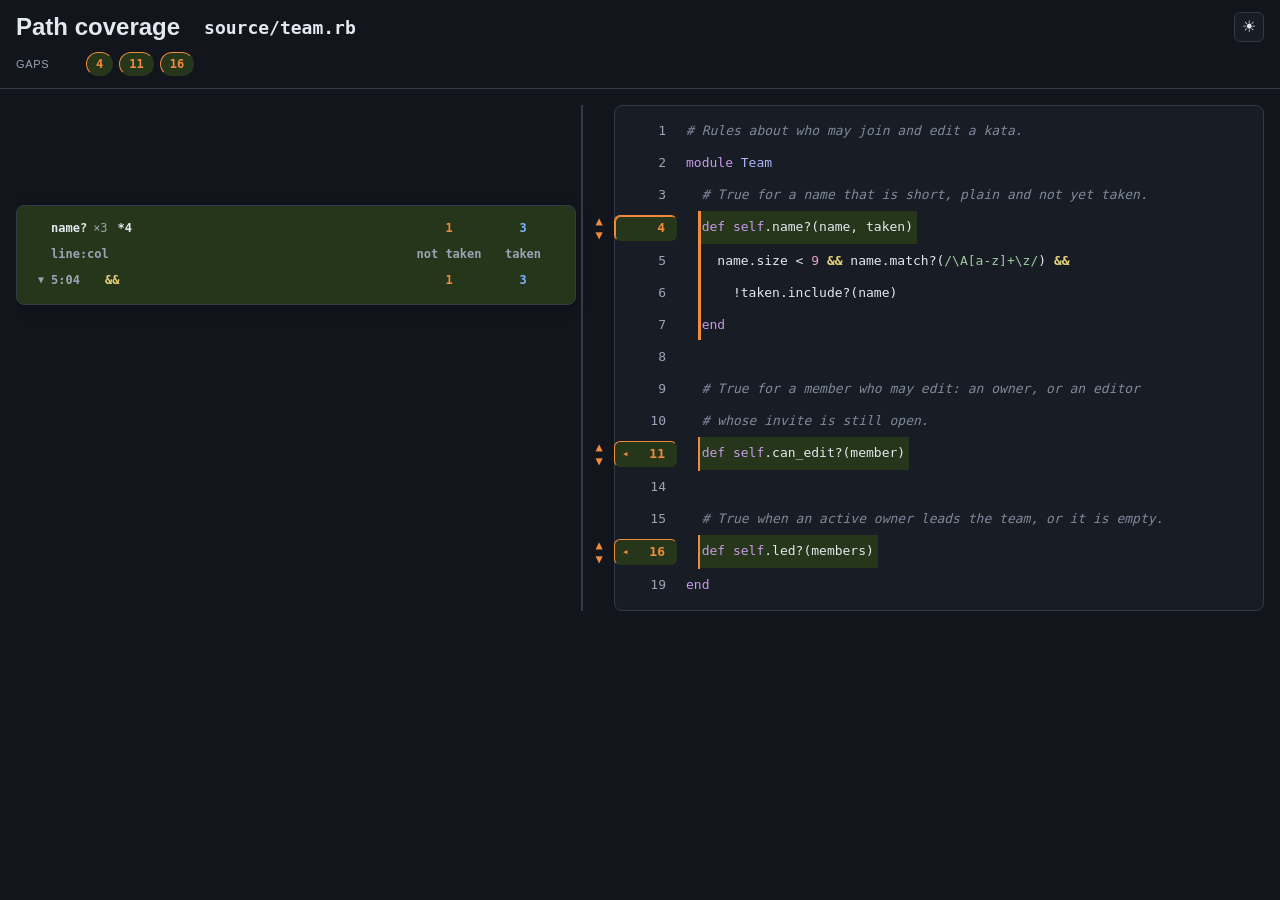
<file: samples/demo/files/source/team.rb.html>
<!DOCTYPE html>
<html lang="en">
<head>
<meta charset="utf-8"/>
<meta name="viewport" content="width=device-width, initial-scale=1"/>
<title>Path coverage</title>
<style>
/*<![CDATA[*/
/* Blue (seen both ways) and orange (missing) stay distinct for
   red-green colour blindness; states also differ in form. */
:root {
  --bg: #FBFBFC;
  --surface: #FFFFFF;
  --panel: #F2F4F7;
  --fg: #1C2230;
  --muted: #5B6577;
  --rule: #D5DAE2;
  --ok: #1F5FBF;
  --ok-tint: #E6EEFA;
  --bad: #B54708;
  --on-status: #FFFFFF;
  --link: #1F5FBF;
  --font-body: "Helvetica Neue", Arial, sans-serif;
  --font-code: Menlo, Consolas, "DejaVu Sans Mono", monospace;
}
/* Dark, unless the page's html element names light, as the theme
   button does when pressed; so a page draws dark before any script
   runs. */
:root:not([data-theme="light"]) {
  --bg: #12151C; --surface: #181C25; --panel: #212633; --fg: #E4E8EF;
  --muted: #9AA4B5; --rule: #323949; --ok: #7FB0FF; --ok-tint: #1A2740;
  --bad: #F08A3C; --on-status: #12151C; --link: #7FB0FF;
  --syn-k: #C79BEA; --syn-s: #9CCB9E; --syn-c: #7F8A99;
  --syn-n: #E9A3C9; --syn-t: #AEB5F5; --syn-v: #7FCFC4; --syn-o: #E6D27A;
  color-scheme: dark;
}
/* Code's syntax colours, each muted so the orange, blue and green
   of coverage still stand out: keywords, strings, comments,
   numbers, constants, instance variables, and, in bold gold, the
   operators that decide a path, eg && and &. */
:root {
  --syn-k: #7E3BA0; --syn-s: #3B7550; --syn-c: #77808F;
  --syn-n: #9E4A78; --syn-t: #4B52A0; --syn-v: #2A7570; --syn-o: #7A6600;
}
/* The same colours in the code and in a decision's tree, its fold, and
   a card's rows, which quote the code. */
:is(.src, .fold, .statements .prow) .k { color: var(--syn-k); }
:is(.src, .fold, .statements .prow) .s { color: var(--syn-s); }
:is(.src, .fold, .statements .prow) .c { color: var(--syn-c); font-style: italic; }
:is(.src, .fold, .statements .prow) .n { color: var(--syn-n); }
:is(.src, .fold, .statements .prow) .t { color: var(--syn-t); }
:is(.src, .fold, .statements .prow) .v { color: var(--syn-v); }
:is(.src, .fold, .statements .prow) .o { color: var(--syn-o); font-weight: 700; }
/* Everything a decision's tree or a method's grid draws has this one
   tint, in either mode; status is only ever the orange or blue of
   an edge. A lit line, on a path being shown, is yellow. */
:root { --cond-tint: #E2F2D3; --lit: #FFE98A; }
:root:not([data-theme="light"]) { --cond-tint: #26361A; --lit: #5A4A12; }
/* --rail is the width of the column of trees and grids left of the
   code; dragging the divider changes it. */
body { --rail: 560px; }
body { margin: 0; background: var(--bg); color: var(--fg); font-family: var(--font-body); font-size: 14px; }
a { color: var(--link); }
.page {
  max-width: 1080px; margin: 0 auto; display: flex; flex-direction: column; gap: 16px;
  padding: 0 max(16px, env(safe-area-inset-right, 0px)) 64px max(16px, env(safe-area-inset-left, 0px));
}
/* A file's page is wider, to hold its rail beside its code. */
.page:has(.code) { max-width: 1800px; }
h1 { margin: 0; font-size: 24px; font-weight: 600; }
/* Every page's top line: the Path coverage title, a link back to
   the index on a file's page, then, on a file's page, its path. */
.top { display: flex; flex-wrap: wrap; align-items: center; gap: 8px 24px; }
.title { margin: 0; font-size: 24px; font-weight: 600; }
.title a { color: inherit; text-decoration: none; }
.title a:hover { text-decoration: underline; }
/* A file's path links back to its row on the index, which stops
   clear of the index's sticky header. */
h1.path a { color: inherit; text-decoration: none; }
h1.path a:hover { text-decoration: underline; }
table.files tr[id] { scroll-margin-top: 72px; }
.box { border: 1px solid var(--rule); border-radius: 8px; background: var(--surface); overflow-x: auto; }
table { width: 100%; border-collapse: collapse; font-size: 13px; font-variant-numeric: tabular-nums; }
th, td { padding: 10px 16px; text-align: left; }
th { background: var(--panel); }
td { border-top: 1px solid var(--rule); }
td:first-child { font-family: var(--font-code); }
/* The Total row frames the table's foot as the headings do its
   head, so it reads as a sum, not as one more file. */
tfoot td { background: var(--panel); font-weight: 600; border-top: 1px solid var(--fg); }
tfoot td:first-child { font-family: inherit; }
/* The index page's tabs, one per group of files; the selected
   one framed as the table's headings are. */
.tabs { display: flex; flex-wrap: wrap; gap: 4px; margin: 0 0 8px; }
.tabs [role="tab"] { font: inherit; font-size: 13px; padding: 6px 12px; border: 1px solid var(--rule); border-radius: 6px; background: var(--surface); color: var(--muted); cursor: pointer; }
.tabs [role="tab"][aria-selected="true"] { background: var(--panel); color: var(--fg); border-color: var(--fg); font-weight: 600; }
.tabs [role="tab"]:focus-visible { outline: 3px solid var(--link); outline-offset: 2px; }
.num, td:not(:first-child) { text-align: right; }
/* A total's taken, / of and % sit close, so a row still reads
   3 / 4 75%. The File column takes the table's spare width, so
   it never spreads them apart. These rules name the files table,
   so a path grid's taken cells are never matched. */
table.files tr > :first-child { width: 100%; }
table.files th, table.files td:not(:first-child) { white-space: nowrap; }
table.files .taken { text-align: right; padding-left: 32px; padding-right: 4px; }
table.files .of { text-align: left; padding-left: 0; padding-right: 6px; }
table.files .percent { text-align: right; padding-left: 6px; }
th button {
  font: 600 13px var(--font-body); color: var(--fg); background: none; border: 0;
  padding: 4px 0; cursor: pointer;
}
th button::after { content: " \2195"; color: var(--muted); }
th[aria-sort="ascending"] button::after { content: " \25B2"; color: var(--fg); }
th[aria-sort="descending"] button::after { content: " \25BC"; color: var(--fg); }
th button:focus-visible { outline: 3px solid var(--link); outline-offset: 2px; }

/* A file's page: plain source; on lines holding a condition the
   line numbers are one button. Every number has the same box, so
   digits stay aligned whether or not they are on a button. */
h1.path { font-family: var(--font-code); font-size: 18px; }
/* The top line, and on a file's page its path and decision lists,
   stick together as one header. */
.head {
  position: sticky; top: 0; z-index: 5;
  display: flex; flex-direction: column; gap: 10px;
  margin: 0 -16px; padding: 12px 16px; background: var(--bg);
  border-bottom: 1px solid var(--rule);
}
/* The theme button, small, at the title bar's right end, showing
   the theme it switches to: a moon for dark, a sun for light. */
.theme {
  margin-left: auto; width: 30px; height: 30px; padding: 0; font-size: 16px; line-height: 1;
  border: 1px solid var(--rule); border-radius: 6px; background: var(--surface);
  color: var(--fg); cursor: pointer;
}
.theme:hover { background: var(--panel); }
.theme:focus-visible { outline: 3px solid var(--link); outline-offset: 2px; }
.jumps { display: flex; flex-direction: column; gap: 8px; }
.jump-list { display: flex; gap: 6px; align-items: center; overflow-x: auto; white-space: nowrap; min-width: 0; }
.jump-label { width: 64px; flex-shrink: 0; font-size: 11px; color: var(--muted); text-transform: uppercase; letter-spacing: 0.06em; }
a.jump {
  font: 600 12px/22px var(--font-code); padding: 0 9px; border-radius: 999px;
  text-decoration: none; border: 1px solid; font-variant-numeric: tabular-nums;
}
/* A decision's jump wears the condition tint, edged in its status
   colour on the top and left only, as its line's button is. */
a.jump[data-status] { background: var(--cond-tint); border-right-color: transparent; border-bottom-color: transparent; }
a.jump[data-status="covered"] { color: var(--ok); border-top-color: var(--ok); border-left-color: var(--ok); }
a.jump[data-status="gaps"] { color: var(--bad); border-top-color: var(--bad); border-left-color: var(--bad); }
a.jump:focus-visible, .nav a:focus-visible { outline: 3px solid var(--link); outline-offset: 2px; }
/* The code sits right of the rail of cards. The rail's column is
   always there, --rail wide, and the divider in the gap after it
   drags to change that. */
.box:has(> .code) {
  position: relative; isolation: isolate; border: 0; background: none; border-radius: 0;
  display: grid; column-gap: 12px; grid-template-columns: var(--rail) minmax(0, 1fr);
}
.box > .rail { grid-column: 1; grid-row: 1; }
.box > .code { grid-column: 2; grid-row: 1; }
/* The source pane's border and background start after the rail,
   the gap and the nav column, so the arrows sit outside the pane
   yet scroll with their line. */
.box:has(> .code)::before {
  content: ""; position: absolute; inset: 0 0 0 calc(var(--rail) + 38px); z-index: -1;
  border: 1px solid var(--rule); border-radius: 8px;
  background: var(--surface); pointer-events: none;
}
/* The previous-gap arrow sits above the next, each half a line
   tall, keeping the gutter narrow. */
.nav { display: flex; flex-direction: column; justify-content: center; width: 26px; flex-shrink: 0; }
.nav a { width: 22px; text-align: center; line-height: 14px; font-size: 12px; color: var(--bad); text-decoration: none; }
/* A covered card's arrows, between the covered cards' lines, are
   blue, as their numbers are. */
.nav a[data-status="covered"] { color: var(--ok); }
.nav a:hover { color: var(--fg); }
.nav a[data-prev]::before { content: "\25B2"; }
.nav a[data-next]::before { content: "\25BC"; }
/* Every row is as wide as the longest line (or the pane, if
   wider), so a method's band, and a lit line, reach past the code
   when it scrolls sideways. */
.code {
  font-family: var(--font-code); font-size: 13px; line-height: 32px; padding: 10px 0;
  position: relative; isolation: isolate; min-width: 0; overflow-x: auto;
  display: grid; grid-template-columns: minmax(max-content, 1fr); align-content: start;
}
.line, .block { display: flex; align-items: flex-start; }
/* A loose decision's whole block, its lines' code included, opens its
   top card. */
.block { cursor: pointer; border-radius: 6px; }
.block:hover { filter: brightness(0.97); }
.line:has(.lineno) { cursor: default; }
.srcs { display: flex; flex-direction: column; }
.block .srcs { flex: 1; }
.src { white-space: pre; }
/* A lit line's background spans the code pane's full width. */
.line .src { flex: 1; }
/* Each line's code is as tall as its row, even an empty line's, so
   a method's stripe runs unbroken from row to row. */
.line > .src, .block > .srcs { align-self: stretch; }
.srcs > .src:last-child { flex-grow: 1; }
/* scroll-margin-top clears the sticky header when a link jumps to
   a line. */
.lineno {
  display: block; width: 52px; padding-right: 20px; text-align: right;
  color: var(--muted); font-variant-numeric: tabular-nums; flex-shrink: 0;
  scroll-margin-top: 190px;
}
/* A loose decision's button, its 9px right margin included, takes the
   72px a plain number takes, so its lines' code starts where every
   other line's does. Its 63px includes its borders, so at any zoom,
   where a border is rounded to whole screen pixels, its width
   holds. */
button.lnum {
  position: relative; display: flex; flex-direction: column; flex-shrink: 0;
  box-sizing: border-box; width: 63px;
  margin: 4px 9px 4px 0; padding: 0;
  border: 1px solid transparent; border-radius: 6px; cursor: pointer;
  font: 600 13px/24px var(--font-code); box-shadow: 0 1px 3px rgba(0, 0, 0, 0.22);
}
/* A loose decision's top card opens in the left rail: a closed button
   points left, where its card will open; an open one has no arrow,
   as a click leaves it open. */
button.lnum::before {
  content: "\25C2"; position: absolute; left: 7px; top: 4px;
  font-size: 11px; line-height: 24px;
}
button.lnum[aria-expanded="true"]::before { content: none; }
/* With a decision count the count and the triangle share the
   button's height, one 11px line each. */
button.lnum:has(.decision-count)::before { top: 12px; line-height: 11px; }
/* On a button over two or more lines the triangle sits at the
   very bottom. */
button.lnum:has(.lineno + .lineno)::before { top: auto; bottom: 2px; line-height: 11px; }
.decision-count {
  position: absolute; left: 7px; top: 1px;
  font-size: 9px; line-height: 11px; font-weight: 700;
}
button.lnum .lineno { width: 50px; padding-right: 11px; color: inherit; line-height: 32px; margin: -4px 0; }
/* A decision's button wears the condition tint, edged in its
   status colour on the top and left only. */
button.lnum[data-status] { box-shadow: none; background: var(--cond-tint); border-right-color: transparent; border-bottom-color: transparent; }
button.lnum[data-status="covered"] { color: var(--ok); border-top-color: var(--ok); border-left-color: var(--ok); }
button.lnum[data-status="gaps"] { color: var(--bad); border-top-color: var(--bad); border-left-color: var(--bad); }
button.lnum:hover { filter: brightness(1.1); }
button.lnum:focus-visible { outline: 3px solid var(--link); outline-offset: 1px; }
/* An open loose decision has its button's status edges, top and left,
   doubled to 2px. A jump to it opens its card, so its button has
   no outline of the jump to it. */
button.lnum[aria-expanded="true"][data-status="gaps"] { box-shadow: inset 1px 1px 0 var(--bad); }
button.lnum[aria-expanded="true"][data-status="covered"] { box-shadow: inset 1px 1px 0 var(--ok); }
button.lnum:has(.lineno:target) { outline: none; }
/* While a card is open, no button keeps a focus outline. */
body[data-open] button.lnum:focus-visible { outline: none; }
.rail { position: relative; min-width: 0; }
/* Each row lays its branch and label out at their own width, the
   label pushing its cells to the row's right edge, so a decision's
   cells line up in columns however long or deep its labels. */
.row { display: flex; align-items: center; gap: 8px; }
.row > :is(.text, .arm, .operator) { margin-right: auto; padding-right: 8px; }
/* An explicit width, not just a flex basis, so a row's natural
   width counts each cell as 26px, not as its one letter. */
.row > :is(.cell, .count) { flex: none; width: 26px; }
/* A thin rule under each decision's counts row, across the tree's
   full width through its 16px side padding. */
.decision > .row:first-child {
  border-bottom: 1px solid var(--rule); margin: 0 -16px 6px; padding: 0 16px 4px;
}
.operator { font-weight: 600; }
.row .arm { white-space: pre; font-weight: 600; }
.branch { white-space: pre; color: var(--muted); margin-right: -16px; }
/* A leaf's text is never wider than 48ch, nor than its row has
   room for: the rest of a long one scrolls within it, so its
   cells stay in their columns at the row's right edge. */
.row .text {
  white-space: pre; min-width: 0; max-width: 48ch;
  overflow-x: auto; scrollbar-width: thin;
}
/* A branch's cell, of the kind its data-bx names, drawn a whole
   row tall so branches join from row to row: v a vertical line,
   t a vertical with a stub right, l the top half of a vertical
   with a stub right, h a horizontal, s nothing. */
.bx { display: inline-block; width: 1ch; height: 30px; vertical-align: top; --stroke: linear-gradient(currentColor, currentColor); }
.bx[data-bx="v"] { background: var(--stroke) 50% 0 / 1px 100% no-repeat; }
.bx[data-bx="t"] { background: var(--stroke) 50% 0 / 1px 100% no-repeat, var(--stroke) 100% 50% / 50% 1px no-repeat; }
.bx[data-bx="l"] { background: var(--stroke) 50% 0 / 1px 50% no-repeat, var(--stroke) 100% 50% / 50% 1px no-repeat; }
.bx[data-bx="h"] { background: var(--stroke) 0 50% / 100% 1px no-repeat; }
/* Each path heads its column with a snake, a vertical ~ standing
   for the path below it, then 0, orange, for a path never taken,
   or *, blue, for one taken, its count on hover; a leaf's T or F
   on that path sits in a chip, as in a path grid, and a blank
   means the path never reached it. */
.row .count { text-align: center; font-variant-numeric: tabular-nums; color: var(--ok); font-weight: 600; }
.row .count::before { content: "\2240"; }
.row .count.never { color: var(--bad); }
.row .cell { text-align: center; }
.row .cell:is(:not(:empty), [data-mark]) {
  align-self: center; line-height: 22px; border-radius: 3px;
  background: var(--surface); color: var(--fg); font: 600 12px var(--font-code);
}
/* A cell's mark, drawn in place of a letter: a tick for a path
   that took a ?:'s arm, a return arrow for one that left the
   method at a return or a raise, a disc for a &. receiver not
   nil, an empty set for one nil. */
.row .cell[data-mark="taken"]::before { content: "\2713"; }
.row .cell[data-mark="leaves"]::before { content: "\21A9"; }
.row .cell[data-mark="present"]::before { content: "\25CF"; }
.row .cell[data-mark="absent"]::before { content: "\2205"; }
/* Hovering a cell with hover text, eg a path's count or a &.
   receiver's mark, shows that text in a chip above it. */
.row [data-hover] { position: relative; cursor: default; }
.row [data-hover]:hover::after {
  content: attr(data-hover); position: absolute; bottom: 100%; left: 50%;
  transform: translateX(-50%); z-index: 4; padding: 0 7px; border-radius: 4px;
  white-space: nowrap; font: 700 11px/20px var(--font-body); background: var(--fg); color: var(--bg);
}

/* The divider: the gap between the rail and the code, a line down
   its middle that darkens as it is hovered or dragged. */
.divider {
  position: absolute; top: 0; bottom: 0; left: var(--rail); width: 12px;
  cursor: col-resize; z-index: 4; touch-action: none;
}
.divider::after {
  content: ""; position: absolute; top: 0; bottom: 0; left: 5px; width: 2px;
  background: var(--rule);
}
.divider:hover::after, .divider.dragging::after { background: var(--link); }
body.dragging { cursor: col-resize; user-select: none; }

/* Within each method, each line of a method has a stripe in the
   method's status colour, just left of its def's d, from its def
   line to its last; its def line also has a band of the one tint,
   from its def to the end of its text. Both are backgrounds of the
   lines' code, placed in characters (side.js gives each line its
   def's column), so the code's own layout keeps them aligned. Open,
   a method's stripe thickens. */
/* Within each method, a method's body is folded under its def line
   until its def's number opens it, so the page starts as a list of
   def lines. */
.method-folded { display: none; }
/* The open method's def line, shifted down by side.js to stay just
   below the sticky header, covers the body lines passing under it. */
.def-stuck {
  position: relative; z-index: 3; background: var(--surface);
  box-shadow: 0 2px 6px rgba(0, 0, 0, 0.25);
}
.src.in-method {
  --method-colour: var(--bad); --stripe: 2px;
  --at: calc(var(--def-col) * 1ch - 4px);
  background-image: linear-gradient(var(--method-colour), var(--method-colour));
  background-size: var(--stripe) 100%;
  background-position: var(--at) 0;
  background-repeat: no-repeat;
}
.src.in-method[data-method-status="covered"] { --method-colour: var(--ok); }
.src.in-method.method-open { --stripe: 3px; }
/* A def line's band stops 1px short of its line's bottom, so the
   bands of def lines one after another, eg one-line methods, stay
   apart. Its stripe runs the full height, on into its body, but on
   its method's last line, where it too stops 1px short, so the
   stripes of methods one after another stay apart as well. */
.src.def-line {
  --band: calc((var(--def-end) - var(--def-col)) * 1ch + 8px) calc(100% - 1px);
  background-image:
    linear-gradient(var(--method-colour), var(--method-colour)),
    linear-gradient(var(--cond-tint), var(--cond-tint));
  background-size: var(--stripe) 100%, var(--band);
  background-position: var(--at) 0, var(--at) 0;
}
.src.in-method.method-end { background-size: var(--stripe) calc(100% - 1px); }
.src.def-line.method-end { background-size: var(--stripe) calc(100% - 1px), var(--band); }
/* A card floats in the rail, level with its first line (its top
   set by side.js), framed by a border, rounded corners and a
   shadow, its rows 16px in from its sides. */
.rail .pathgrid {
  position: absolute; left: 0; right: 0; z-index: 2; overflow-x: auto; overflow-y: hidden;
  background: var(--cond-tint); font: 600 12px var(--font-code);
  border: 1px solid var(--rule); border-radius: 8px; box-shadow: 0 4px 14px rgba(0, 0, 0, 0.25);
}
.prow { position: absolute; left: 16px; display: flex; gap: 2px; white-space: nowrap; }
/* A statement card's rows flow down it, 10px above the first and
   below the last, so a fold open under a row pushes the rows after
   it down. */
.statements { padding: 10px 0; }
.statements .prow { position: static; padding: 0 16px; margin-bottom: 2px; }
/* A decision's fold draws the decision's tree in the code's font, its
   rows as tall as the card's. Open, it takes its row's
   place right of the row's arrow and line:col, 88px in (the card's
   16px padding, the arrow's 16px, the label's 52px and two 2px
   gaps): its first row, the decision's operator and its count on each
   path, stands where the row's top and counts were, which hide,
   and its other rows are indented as far, so they stay aligned
   with the operator. The rows it reveals, below its first row
   (24px and 2px padding), are tinted a shade off the card,
   toward the text colour, so in either theme they stand out as
   opened, with no rule needed above or below them. Lying over
   its row, it takes no click itself, so one on the row's arrow
   or line:col beneath reaches the row and folds it back; its
   tree's rows take theirs. */
.fold {
  position: relative; margin: -26px 0 6px; padding: 0 16px 4px 88px;
  font: 400 13px var(--font-code); line-height: 24px; color: var(--fg);
  pointer-events: none;
  background: linear-gradient(transparent 26px,
    color-mix(in srgb, var(--cond-tint), var(--fg) 6%) 26px);
}
.fold:last-child { margin-bottom: 0; }
.fold .decision { pointer-events: auto; }
.fold .bx { height: 24px; }
.fold .decision > .row:first-child {
  border-bottom: 0; margin: 0 0 4px; padding: 0 0 2px; cursor: pointer;
}
.statements .prow.decision:has(> .fold-arrow[aria-expanded="true"]) > .pcell { visibility: hidden; }
/* A decision row's arrow, left of its line:col, points down while its
   fold is shut and up while it is open; every other row's label
   is indented by the arrow's width and the gap after it, so the
   labels line up. */
.fold-arrow {
  flex: none; width: 16px; padding: 0; border: none; background: none;
  font: inherit; font-size: 10px; line-height: 24px; color: var(--muted); cursor: pointer;
}
.fold-arrow::before { content: "\25BC"; }
.fold-arrow[aria-expanded="true"]::before { content: "\25B2"; }
.prow.decision:hover .fold-arrow, .fold-arrow[aria-expanded="true"] { color: var(--link); }
.fold-arrow:focus-visible { outline: 3px solid var(--link); outline-offset: 2px; }
.statements .prow > .plabel:first-child { margin-left: 18px; }
/* A grid's line labels sit at its left padding, as a tree's labels
   do, their fixed width keeping the cells in columns. */
.plabel { width: 48px; flex-shrink: 0; text-align: left; padding-right: 8px; color: var(--muted); line-height: 24px; }
.pcell { width: 24px; flex-shrink: 0; text-align: center; line-height: 24px; border-radius: 3px; }
/* A statement card's cells hold words, eg return, not T or F. Its
   line:col labels are narrow, so each row's top follows close
   after, left aligned, its paths and taken at the card's right
   edge; the title row's name is as wide as it needs. */
.statements .pcell { width: 72px; cursor: default; }
.statements .plabel { width: 44px; padding-right: 8px; overflow: visible; }
.statements .prow.calls .plabel { width: auto; }
.statements .plabel + .pcell { flex: 1; min-width: 56px; text-align: left; }
.statements .prow.decision, .statements .prow.decision .pcell { cursor: pointer; }
.statements .prow.decision:hover .pcell:not(.not-taken):not(.was-taken), .statements .prow.decision:hover .plabel { color: var(--link); }
.statements .prow.columns .plabel, .statements .prow.columns .pcell { color: var(--muted); }
/* A card's paths not taken are orange and those taken blue, as a
   status always is; its column titles are too, as their key. None
   not taken, 0, is no gap, so is blue. */
.statements .pcell.not-taken { color: var(--bad); }
.statements .pcell.was-taken,
.statements .pcell.not-taken.none { color: var(--ok); }
.prow.calls .plabel { color: var(--fg); }
/* How many times a card's method was called, after its name; a gap,
   never called, coloured as one. */
.call-count { margin-left: 6px; color: var(--muted); font-weight: 400; }
.call-count.never { color: var(--bad); font-weight: 600; }
/* Hovering a card's row lights its line in the code; hovering a
   fold's row marks the characters of its operand. */
.src.lit { background: var(--cond-tint); }
mark.chars { background: var(--lit); color: inherit; border-radius: 3px; box-shadow: 0 0 0 2px var(--lit); }
/* The fold row of the code under the pointer, lit as marked code is. */
.fold .row.hovered, .statements .prow.hovered {
  background: var(--lit); border-radius: 3px;
}
.fold .row[data-at] { cursor: default; }
.fold .row[data-at]:hover { background: rgba(255, 255, 255, 0.08); }

/* A row of jumps with none keeps its height, though hidden, so the
   sticky header, and the code below it, never move. */
.jump-list[data-empty] { visibility: hidden; }
/* The number of each method's def line wears a loose decision's
   button's look: the one tint, edged on the top and left in its
   status colour, orange for gaps and blue for covered, with an
   arrow pointing left while its card is closed, and none while it
   is open. Its 63px and its 9px right margin take the 72px a plain
   number takes, as a loose decision's button does, so its line's code
   starts where every other line's does and its digits end where
   theirs do. */
.lineno.mdef {
  position: relative; box-sizing: border-box; width: 63px; padding-right: 11px;
  margin: 4px 9px 4px 0; line-height: 24px; cursor: pointer;
  font: 600 13px/24px var(--font-code); border: 1px solid transparent;
  border-radius: 6px; background: var(--cond-tint);
  --mdef-status: var(--bad); color: var(--mdef-status);
  border-top-color: var(--mdef-status); border-left-color: var(--mdef-status);
}
.lineno.mdef[data-status="covered"] { --mdef-status: var(--ok); }
.lineno.mdef::before {
  content: "\25C2"; position: absolute; left: 7px; top: 0; font-size: 11px;
}
.lineno.mdef[aria-expanded="true"]::before { content: none; }
.lineno.mdef[aria-expanded="true"] { box-shadow: inset 1px 1px 0 var(--mdef-status); }
.lineno.mdef:hover { filter: brightness(1.1); }
/* A line's gap arrows sit in the middle of its row, level with its
   number, however tall its row is. */
.nav { align-self: stretch; }

/*]]>*/
</style>
</head>
<body>
<main class="page"></main>
<script>
//<![CDATA[
window.pathCoverage = {"schema":1,"page":"file","path":"source/team.rb","lines":[{"text":"# Rules about who may join and edit a kata.","tokens":[[0,43,"c"]],"status":null,"span":null},{"text":"module Team","tokens":[[0,6,"k"],[7,11,"t"]],"status":null,"span":null},{"text":"  # True for a name that is short, plain and not yet taken.","tokens":[[2,59,"c"]],"status":null,"span":null},{"text":"  def self.name?(name, taken)","tokens":[[2,5,"k"],[6,10,"k"]],"status":null,"span":null},{"text":"    name.size < 9 && name.match?(/\\A[a-z]+\\z/) &&","tokens":[[16,17,"n"],[18,20,"o"],[33,45,"s"],[47,49,"o"]],"status":"gaps","span":[5,6]},{"text":"      !taken.include?(name)","tokens":[],"status":"gaps","span":[5,6]},{"text":"  end","tokens":[[2,5,"k"]],"status":null,"span":null},{"text":"","tokens":[],"status":null,"span":null},{"text":"  # True for a member who may edit: an owner, or an editor","tokens":[[2,58,"c"]],"status":null,"span":null},{"text":"  # whose invite is still open.","tokens":[[2,31,"c"]],"status":null,"span":null},{"text":"  def self.can_edit?(member)","tokens":[[2,5,"k"],[6,10,"k"]],"status":null,"span":null},{"text":"    member.owner || (member.editor && member.invite_open)","tokens":[[17,19,"o"],[35,37,"o"]],"status":"gaps","span":[12,12]},{"text":"  end","tokens":[[2,5,"k"]],"status":null,"span":null},{"text":"","tokens":[],"status":null,"span":null},{"text":"  # True when an active owner leads the team, or it is empty.","tokens":[[2,61,"c"]],"status":null,"span":null},{"text":"  def self.led?(members)","tokens":[[2,5,"k"],[6,10,"k"]],"status":null,"span":null},{"text":"    members.any? { |m| m.owner && m.active } || members.empty?","tokens":[[31,33,"o"],[45,47,"o"]],"status":"gaps","span":[17,17]},{"text":"  end","tokens":[[2,5,"k"]],"status":null,"span":null},{"text":"end","tokens":[[0,3,"k"]],"status":null,"span":null}],"cards":[{"first":4,"last":7,"column":2,"status":"gaps","top":false,"decisions":null,"title":{"name":"name?","calls":3,"ways":4,"notTaken":1,"taken":3},"rows":[{"at":"5:04","decision":"source/team.rb:5:4","top":{"text":"&&","tokens":[[0,2,"o"]]},"paths":4,"taken":3,"fold":[{"kind":"decision","branch":"","label":{"text":"&&","tokens":[[0,2,"o"]]},"at":[5,4,6,27],"else":null,"counts":[0,1,1,1]},{"kind":"operand","branch":"ths","label":{"text":"name.size < 9","tokens":[[12,13,"n"]]},"at":[5,4,5,17],"cells":[["F",null,null],["T",null,null],["T",null,null],["T",null,null]]},{"kind":"operand","branch":"ths","label":{"text":"name.match?(/\\A[a-z]+\\z/)","tokens":[[12,24,"s"]]},"at":[5,21,5,46],"cells":[["",null,null],["T",null,null],["T",null,null],["F",null,null]]},{"kind":"operand","branch":"lhs","label":{"text":"!taken.include?(name)","tokens":[]},"at":[6,6,6,27],"cells":[["",null,null],["T",null,null],["F",null,null],["",null,null]]}]}]},{"first":11,"last":13,"column":2,"status":"gaps","top":false,"decisions":null,"title":{"name":"can_edit?","calls":2,"ways":4,"notTaken":2,"taken":2},"rows":[{"at":"12:04","decision":"source/team.rb:12:4","top":{"text":"||","tokens":[[0,2,"o"]]},"paths":4,"taken":2,"fold":[{"kind":"decision","branch":"","label":{"text":"||","tokens":[[0,2,"o"]]},"at":[12,4,12,57],"else":null,"counts":[0,0,1,1]},{"kind":"operand","branch":"ths","label":{"text":"member.owner","tokens":[]},"at":[12,4,12,16],"cells":[["F",null,null],["F",null,null],["T",null,null],["F",null,null]]},{"kind":"subtree","branch":"lhs","label":{"text":"&&","tokens":[[0,2,"o"]]},"at":[12,21,12,56],"cells":[["T",null,null],["F",null,null],["",null,null],["F",null,null]]},{"kind":"operand","branch":"sssths","label":{"text":"member.editor","tokens":[]},"at":[12,21,12,34],"cells":[["T",null,null],["F",null,null],["",null,null],["T",null,null]]},{"kind":"operand","branch":"ssslhs","label":{"text":"member.invite_open","tokens":[]},"at":[12,38,12,56],"cells":[["T",null,null],["",null,null],["",null,null],["F",null,null]]}]}]},{"first":16,"last":18,"column":2,"status":"gaps","top":false,"decisions":null,"title":{"name":"led?","calls":2,"ways":12,"notTaken":6,"taken":5},"rows":[{"at":"17:04","decision":"source/team.rb:17:4","top":{"text":"||","tokens":[[0,2,"o"]]},"paths":3,"taken":2,"fold":[{"kind":"decision","branch":"","label":{"text":"||","tokens":[[0,2,"o"]]},"at":[17,4,17,62],"else":null,"counts":[0,1,1]},{"kind":"operand","branch":"ths","label":{"text":"members.any? { |m| m.owner && m.active }","tokens":[[27,29,"o"]]},"at":[17,4,17,44],"cells":[["F",null,null],["T",null,null],["F",null,null]]},{"kind":"operand","branch":"lhs","label":{"text":"members.empty?","tokens":[]},"at":[17,48,17,62],"cells":[["F",null,null],["",null,null],["T",null,null]]}]},{"at":"17:12","decision":"source/team.rb:17:12","top":{"text":"any?","tokens":[]},"paths":5,"taken":2,"fold":[{"kind":"decision","branch":"","label":{"text":"any?","tokens":[]},"at":[17,4,17,44],"else":null,"counts":[0,0,0,1,1]},{"kind":"operand","branch":"ths","label":{"text":"members","tokens":[]},"at":[17,4,17,11],"cells":[["1",null,null],["*",null,null],["*",null,null],["0",null,null],["1",null,null]]},{"kind":"operand","branch":"lhs","label":{"text":"m.owner && m.active","tokens":[[8,10,"o"]]},"at":[17,23,17,42],"cells":[["F",null,null],["T",null,null],["F",null,null],["",null,null],["T",null,null]]}]},{"at":"17:23","decision":"source/team.rb:17:23","top":{"text":"&&","tokens":[[0,2,"o"]]},"paths":3,"taken":1,"fold":[{"kind":"decision","branch":"","label":{"text":"&&","tokens":[[0,2,"o"]]},"at":[17,23,17,42],"else":null,"counts":[0,0,1]},{"kind":"operand","branch":"ths","label":{"text":"m.owner","tokens":[]},"at":[17,23,17,30],"cells":[["T",null,null],["F",null,null],["T",null,null]]},{"kind":"operand","branch":"lhs","label":{"text":"m.active","tokens":[]},"at":[17,34,17,42],"cells":[["F",null,null],["",null,null],["T",null,null]]}]}]}]};
// Draws a path coverage page from its data, window.pathCoverage, as
// schema.json has it, into the page's <main>. It runs before the
// page's other scripts, which then find the page as they would had
// it been written whole. report.js computes; this only draws.
(function () {
  'use strict';

  var SCHEMA = 1;
  var data = window.pathCoverage;
  if (!data || data.schema !== SCHEMA) {
    throw new Error('path coverage: page data of schema ' +
      (data && data.schema) + ', but render.js draws schema ' + SCHEMA);
  }

  // text, escaped for HTML.
  function esc(text) {
    return String(text)
      .replace(/&/g, '&amp;').replace(/</g, '&lt;').replace(/>/g, '&gt;')
      .replace(/"/g, '&quot;').replace(/'/g, '&#39;');
  }

  // code, {text, tokens}, escaped, each token's range, its columns
  // counting characters, in a span of its class.
  function painted(code) {
    var chars = Array.from(code.text);
    var at = 0;
    var out = '';
    code.tokens.forEach(function (token) {
      out += esc(chars.slice(at, token[0]).join('')) +
        '<span class="' + token[2] + '">' +
        esc(chars.slice(token[0], token[1]).join('')) + '</span>';
      at = token[1];
    });
    return out + esc(chars.slice(at).join(''));
  }

  // ---------------------------------------------------------------
  // The index page.

  // A table cell, sorted by sort, showing content, with title as its
  // hover and css as its class, each when given.
  function td(sort, content, title, css) {
    var klass = css ? ' class="' + css + '"' : '';
    var hover = title ? ' title="' + title + '"' : '';
    return '<td' + klass + ' data-sort="' + esc(sort) + '"' + hover + '>' +
      content + '</td>';
  }

  // Why a total of no paths shows no percent.
  var NONE = 'no method with two or more decisions';

  // The cells after a row's file: its decisions, then its paths combined
  // taken, / of and percent.
  function counts(row) {
    var taken = row.combined[0];
    var possible = row.combined[1];
    var percent = row.percent === null
      ? td('', '-', NONE, 'percent')
      : td(row.percent, row.percent + '%', null, 'percent');
    return td(row.decisions, row.decisions) +
      td(taken, taken, null, 'taken') +
      td(possible, '/ ' + possible, null, 'of') + percent;
  }

  // The heading row of a files table, every column sortable.
  function headRow() {
    var heading = function (attrs, column, type, label) {
      return '<th' + attrs + ' aria-sort="none"><button type="button"' +
        ' data-column="' + column + '" data-type="' + type + '">' +
        label + '</button></th>';
    };
    var parts = [['taken', 'taken'], ['of', '/ of'], ['percent', '%']];
    var cells = [heading('', 0, 'text', 'File'),
      heading(' class="num"', 1, 'number', 'Decisions')].concat(
      parts.map(function (part, i) {
        return heading(' class="' + part[0] + '"', 2 + i, 'number', part[1]);
      }));
    return '<tr>\n' + cells.join('\n') + '\n</tr>';
  }

  // The index-th tab's table; any but the first hidden, only the
  // first giving its rows ids, as the others repeat its rows.
  function table(index, shown) {
    var anchored = index === 0;
    var body = shown.rows.map(function (row) {
      var path = esc(row.path);
      var link = '<a href="files/' + path + '.html">' + path + '</a>';
      var id = anchored ? ' id="row-' + path + '"' : '';
      return '<tr' + id + '>' + td(row.path, link) + counts(row) + '</tr>';
    }).join('\n');
    var hidden = anchored ? '' : ' hidden="hidden"';
    return [
      '<table class="files" id="files-' + index + '" role="tabpanel"' +
        hidden + '>',
      '<thead>\n' + headRow() + '\n</thead>',
      '<tbody>\n' + body + '\n</tbody>',
      '<tfoot>\n<tr>' + td('Total', 'Total') + counts(shown.total) +
        '</tr>\n</tfoot>',
      '</table>'
    ].join('\n');
  }

  // The tab bar, a tab per table, the first selected; none for one
  // table.
  function tabs(tables) {
    if (tables.length < 2) { return ''; }
    var buttons = tables.map(function (shown, i) {
      return '<button type="button" role="tab" aria-selected="' +
        (i === 0) + '" aria-controls="files-' + i + '">' +
        esc(shown.name) + '</button>';
    });
    return '<nav class="tabs" role="tablist" aria-label="Groups">' +
      buttons.join('') + '</nav>';
  }

  // The paragraph naming the operators ignored; none when none are.
  function ignored(names) {
    if (names.length === 0) { return ''; }
    return '<p class="ignored" data-ignored="">' +
      esc('Ignored: ' + names.join(', ')) + '</p>';
  }

  // The paragraph naming each tool that measured the run and its
  // version, eg ruby 4.0.5; none for a run that names none.
  function measuredBy(tools) {
    var names = Object.keys(tools || {});
    if (names.length === 0) { return ''; }
    var each = names.map(function (name) {
      return name + ' ' + tools[name];
    });
    return '<p class="measured-by" data-measured-by="">' +
      esc('Measured by: ' + each.join(', ')) + '</p>';
  }

  // The index page's <main>.
  function indexPage(page) {
    var tables = page.tables.map(function (shown, i) {
      return table(i, shown);
    }).join('\n');
    return '\n<header class="head" data-head="">\n' +
      '<div class="top"><h1 class="title">Path coverage</h1>' +
      '<button type="button" class="theme" aria-label="Light or dark">' +
      '</button></div>\n</header>\n' + tabs(page.tables) +
      '\n<div class="box">\n' + tables + '\n</div>' +
      ignored(page.ignored) + measuredBy(page.measured_by) + '\n';
  }

  // ---------------------------------------------------------------
  // A file page's cards' folds.

  // The cell drawing a branch, one kind per letter.
  function branchCell(branch) {
    var cells = Array.from(branch).map(function (kind) {
      return '<span class="bx" data-bx="' + kind + '"></span>';
    });
    return '<span class="branch" data-branch="" aria-hidden="true">' +
      cells.join('') + '</span>';
  }

  // Example: 1284 gives 1,284 times.
  function times(count) {
    var digits = String(count).replace(/\B(?=(\d{3})+(?!\d))/g, ',');
    return digits + (count === 1 ? ' time' : ' times');
  }

  // A decision row's count cells, 0 for a path never taken, else *.
  function countCells(counts) {
    return counts.map(function (count) {
      var never = count === 0;
      return '<span class="' + (never ? 'count never' : 'count') +
        '" data-count="" data-hover="' + times(count) + '">' +
        (never ? '0' : '*') + '</span>';
    }).join('');
  }

  // A fold row's cells, each [text, mark, hover].
  function valueCells(cells) {
    return cells.map(function (cell) {
      var attrs = 'class="cell" data-cell=""';
      if (cell[1] !== null) { attrs += ' data-mark="' + esc(cell[1]) + '"'; }
      if (cell[2] !== null) { attrs += ' data-hover="' + esc(cell[2]) + '"'; }
      return '<span ' + attrs + '>' + esc(cell[0]) + '</span>';
    }).join('');
  }

  // The attribute marking each kind of fold row, and the class and
  // attribute of its label's span.
  var KINDS = {
    decision: ['', 'operator" data-operator="'],
    subtree: [' data-subtree=""', 'operator" data-operator="'],
    operand: [' data-operand=""', 'text" data-text="'],
    arm: [' data-arm=""', 'arm" data-label="'],
    leaves: [' data-leaves=""', 'arm" data-label="']
  };

  // The attribute name="line,column,line,column" of at; none for null.
  function atAttr(at, name) {
    return at ? ' ' + name + '="' + at.join(',') + '"' : '';
  }

  // One fold row.
  function foldRow(row) {
    var kind = KINDS[row.kind];
    var lead = row.branch === '' ? '' : branchCell(row.branch);
    var cells = row.counts ? countCells(row.counts) : valueCells(row.cells);
    var attrs = kind[0] + atAttr(row.at, 'data-at') +
      atAttr(row.else, 'data-else');
    return '<div class="row"' + attrs + '>' + lead + '<span class="' +
      kind[1] + '">' + painted(row.label) + '</span>' + cells + '</div>';
  }

  // ---------------------------------------------------------------
  // A file page's cards.

  // The class each of a card row's cells adds after pcell.
  var CELLS = ['', ' not-taken', ' was-taken'];

  // A card row: attrs, lead, its label, then a span per cell.
  function cardRow(attrs, label, cells, lead) {
    var spans = cells.map(function (cell, i) {
      var none = CELLS[i] === ' not-taken' && cell === '0' ? ' none' : '';
      return '<span class="pcell' + CELLS[i] + none + '">' + cell + '</span>';
    });
    return '<div ' + attrs + '>' + (lead || '') +
      '<span class="plabel">' + label + '</span>' + spans.join('') + '</div>';
  }

  // How many times a method was called, after its name; none when not
  // known.
  function callCount(calls) {
    if (calls === null) { return ''; }
    var css = calls === 0 ? 'call-count never' : 'call-count';
    return '<span class="' + css + '">&times;' + calls + '</span>';
  }

  // One row of a card, then its fold, if it has one.
  function statementRow(row) {
    var count = row.taken;
    var counts = count === null ? ['?', '?'] :
      [String(row.paths - count), String(count)];
    var cells = [painted(row.top)].concat(counts);
    var css = row.decision ? 'prow decision' : 'prow';
    var attrs = 'class="' + css + '" data-line="' +
      parseInt(row.at.match(/\d+/)[0], 10) + '"';
    var fold = row.fold ? row.fold.map(foldRow).join('') : null;
    var lead = fold === null ? '' :
      '<button type="button" class="fold-arrow" aria-expanded="false"' +
      ' aria-label="Paths of ' + row.at + '"></button>';
    var folded = fold === null ? '' :
      '<div class="fold" data-decision="' + row.decision + '" hidden="hidden">' +
      '<div class="decision" data-decision="">' + fold + '</div></div>';
    return cardRow(attrs, row.at, cells, lead) + folded;
  }

  // A card's HTML: its title row, its columns row, then its rows.
  function cardHtml(card) {
    var title = card.title;
    var label = esc(title.name) + callCount(title.calls);
    var head = cardRow('class="prow calls" data-line="' + card.first + '"',
      label, ['*' + title.ways, String(title.notTaken), String(title.taken)]) +
      cardRow('class="prow columns"', 'line:col',
        ['', 'not taken', 'taken']);
    var grid = card.top ? 'pathgrid statements top-level' : 'pathgrid statements';
    var attrs = 'id="paths-' + card.first + '" data-first="' + card.first +
      '" data-col="' + card.column + '" data-last="' + card.last +
      '" data-status="' + card.status + '" hidden="hidden"';
    return '<div class="' + grid + '" ' + attrs + '>' + head +
      card.rows.map(statementRow).join('') + '</div>';
  }

  // ---------------------------------------------------------------
  // A file page's listing and nav.

  // The first lines of the cards of status, in line order.
  function firsts(cards, status) {
    return cards.filter(function (card) { return card.status === status; })
      .map(function (card) { return card.first; })
      .sort(function (a, b) { return a - b; });
  }

  // Each status's arrows, gaps first, and how a label names it.
  var STATUSES = [['gaps', 'with gaps'], ['covered', 'covered']];

  // The header's row of jumps, to each card with gaps.
  function jumps(cards) {
    var links = firsts(cards, 'gaps').map(function (first) {
      return '<a class="jump" data-status="gaps" href="#L' + first + '">' +
        first + '</a>';
    });
    var empty = links.length === 0 ? ' data-empty=""' : '';
    return '<nav class="jumps" aria-label="Cards"><div class="jump-list"' +
      empty + '><span class="jump-label">Gaps</span>' + links.join('') +
      '</div></nav>';
  }

  // The gutter of a row of numbers: by each card's first line, an
  // arrow to the card of its status before it, and one after.
  function navCell(numbers, cards) {
    var links = [];
    STATUSES.forEach(function (named) {
      var status = named[0];
      var lines = firsts(cards, status);
      lines.filter(function (first) { return numbers.indexOf(first) >= 0; })
        .forEach(function (first) {
          var i = lines.indexOf(first);
          var arrow = function (way, word, line) {
            return '<a data-' + way + '="" data-status="' + status +
              '" href="#L' + line + '" aria-label="' + word + ' card ' +
              named[1] + ', line ' + line + '"></a>';
          };
          links.push(arrow('prev', 'Previous',
            lines[(i - 1 + lines.length) % lines.length]));
          links.push(arrow('next', 'Next', lines[(i + 1) % lines.length]));
        });
    });
    return '<span class="nav" data-nav="">' + links.join('') + '</span>';
  }

  // True when card holds line.
  function holds(card, line) { return card.first <= line && line <= card.last; }

  // The attributes of a line's code: in a method, its innermost one's
  // status and def's column, marked as its def line or last line.
  function srcAttributes(methods, number, text) {
    var holders = methods.filter(function (card) { return holds(card, number); });
    if (holders.length === 0) { return 'class="src"'; }
    var inner = holders.reduce(function (best, card) {
      return card.first > best.first ? card : best;
    });
    var css = ['src', 'in-method'];
    if (methods.some(function (card) { return card.first === number; })) {
      css.push('def-line');
    }
    if (methods.some(function (card) { return card.last === number; })) {
      css.push('method-end');
    }
    var style = '--def-col: ' + inner.column;
    if (inner.first === number) {
      style += '; --def-end: ' + Array.from(text).length;
    }
    return 'class="' + css.join(' ') + '" data-method-status="' +
      inner.status + '" style="' + style + '"';
  }

  // One line's number, a def's marked to open its method's card.
  function lineNumber(number, methods) {
    var card = methods.filter(function (each) { return each.first === number; })[0];
    var css = card
      ? 'class="lineno mdef" data-status="' + card.status + '" aria-expanded="false"'
      : 'class="lineno"';
    return '<span ' + css + ' id="L' + number + '" data-line="' + number +
      '">' + number + '</span>';
  }

  // One line's code, coloured.
  function code(line, number, methods) {
    return '<span ' + srcAttributes(methods, number, line.text) +
      ' data-src="">' + painted(line) + '</span>';
  }

  // The source listing: a row per line, but one row over all the
  // lines of a decision outside every method.
  function listing(lines, cards) {
    var methods = cards.filter(function (card) { return !card.top; });
    var tops = {};
    cards.forEach(function (card) { if (card.top) { tops[card.first] = card; } });
    var loose = function (line) {
      return !methods.some(function (card) { return holds(card, line); });
    };
    var rows = [];
    lines.forEach(function (line, index) {
      var number = index + 1;
      var span = line.span;
      var key = span && loose(span[0]) ? 'span ' + span[0] + '-' + span[1] : number;
      var last = rows[rows.length - 1];
      if (last && last.key === key) {
        last.numbers.push(number);
      } else {
        rows.push({ key: key, span: typeof key === 'string', numbers: [number] });
      }
    });
    var body = rows.map(function (row) {
      if (!row.span) {
        var number = row.numbers[0];
        var line = lines[number - 1];
        var folded = methods.some(function (card) {
          return card.first + 1 <= number && number <= card.last;
        });
        return '<div class="' + (folded ? 'line method-folded' : 'line') + '">' +
          navCell([number], cards) + lineNumber(number, methods) +
          code(line, number, methods) + '</div>';
      }
      var first = row.numbers[0];
      var top = tops[first];
      var decisions = top ? top.decisions : 0;
      var count = decisions < 2 ? '' :
        '<span class="decision-count" data-decision-count="">' + decisions + '</span>';
      var spans = row.numbers.map(function (n) { return lineNumber(n, []); }).join('');
      var status = top ? top.status : (lines[first - 1].status || '');
      var button = '<button type="button" class="lnum loose" data-status="' +
        status + '" aria-expanded="false" aria-controls="paths-' + first +
        '">' + count + spans + '</button>';
      var srcs = row.numbers.map(function (n) {
        return code(lines[n - 1], n, []);
      }).join('');
      return '<div class="block">' + navCell(row.numbers, cards) + button +
        '<div class="srcs">' + srcs + '</div></div>';
    });
    return '<div class="code">\n' + body.join('\n') + '\n</div>';
  }

  // A file page's <main>.
  function filePage(page) {
    var path = esc(page.path);
    var index = '../'.repeat(page.path.split('/').length) + 'index.html';
    var rail = page.cards.map(cardHtml).join('\n');
    return '\n<header class="head" data-head="">\n' +
      '<div class="top"><p class="title"><a data-index="" href="' + index +
      '">Path coverage</a></p><h1 class="path"><a data-row="" href="' +
      index + '#row-' + path + '">' + path + '</a></h1>' +
      '<button type="button" class="theme" aria-label="Light or dark">' +
      '</button></div>\n' + jumps(page.cards) + '\n</header>\n' +
      '<div class="box">\n<div class="rail">\n' + rail + '\n</div>\n' +
      listing(page.lines, page.cards) + '\n' +
      '<div class="divider" role="separator" aria-orientation="vertical"' +
      ' title="Drag to share the width between paths and code"></div>\n' +
      '</div>\n';
  }

  var main = document.querySelector('main.page');
  if (data.page === 'index') {
    document.title = 'Path coverage';
    main.innerHTML = indexPage(data);
  } else {
    document.title = data.path + ' · Path coverage';
    main.innerHTML = filePage(data);
  }
}());
// The behaviour of a file's page: its cards sit in the rail left
// of the code, one open at a time, level with its first line. A
// method's def number opens its card, unfolding its body; a loose
// decision's button, outside every method, opens its lines' top card.
// The page's markup, from the Ruby, already marks every method's
// lines, numbers and rows; this only opens, closes and places.
(function () {
  var code = document.querySelector('.code');
  if (!code) { return; }
  var box = code.parentElement;
  var rail = document.querySelector('.rail');
  var divider = document.querySelector('.divider');
  var grids = Array.prototype.slice.call(document.querySelectorAll('.pathgrid'));

  // True for a top card, of decisions outside every method.
  function isTop(grid) {
    return grid.classList.contains('top-level');
  }

  // A card's first and last lines.
  function firstOf(grid) { return Number(grid.getAttribute('data-first')); }
  function lastOf(grid) { return Number(grid.getAttribute('data-last')); }

  // The number span of line n.
  function lineno(n) {
    return document.getElementById('L' + n);
  }

  // The row, a line or a loose decision's block, holding line n.
  function rowOf(n) {
    return lineno(n).closest('.line, .block');
  }

  // The code span of line n, whether a line's own or one of a
  // loose decision's lines.
  function srcOf(n) {
    var number = lineno(n);
    if (!number) { return null; }
    var button = number.closest('button.lnum');
    if (!button) { return number.parentElement.querySelector('.src'); }
    var index = Array.prototype.indexOf.call(button.querySelectorAll('.lineno'), number);
    return button.closest('.block').querySelectorAll('.srcs > .src')[index];
  }

  // The code of each method's lines, from its def to its end,
  // which thickens its stripe while its card is open; none for a
  // top card.
  var methodSrcs = grids.map(function (grid) {
    if (isTop(grid)) { return []; }
    var srcs = [];
    for (var n = firstOf(grid); n <= lastOf(grid); n++) { srcs.push(srcOf(n)); }
    return srcs;
  });

  // The rows of each method's body, after its def line to its end,
  // folded under its def line while its card is closed; a row
  // holding its def line too is never folded. None for a top card.
  var methodRows = grids.map(function (grid) {
    if (isTop(grid)) { return []; }
    var def = rowOf(firstOf(grid));
    var rows = [];
    for (var n = firstOf(grid) + 1; n <= lastOf(grid); n++) {
      var row = rowOf(n);
      if (row !== def && rows.indexOf(row) < 0) { rows.push(row); }
    }
    return rows;
  });

  // The def number of each method's card, which opens it; null for
  // a top card, which its decision's button opens.
  var defs = grids.map(function (grid) {
    return isTop(grid) ? null : lineno(firstOf(grid));
  });

  // The loose button opening each top card; null for a method's.
  var buttons = grids.map(function (grid) {
    return isTop(grid) ? document.querySelector('button.lnum[aria-controls="' + grid.id + '"]') : null;
  });

  // Element's top, middle and bottom relative to within's top.
  function spot(element, within) {
    var rect = element.getBoundingClientRect();
    var top = rect.top - within.getBoundingClientRect().top;
    return { top: top, middle: top + rect.height / 2, bottom: top + rect.height };
  }

  // Opens grid alone, null closing all: a method's card opens its
  // body, every other method's folded; its def number, or its
  // decision's button, says it is open.
  function openOnly(open) {
    clear();
    grids.forEach(function (grid, i) {
      var shown = grid === open;
      grid.hidden = !shown;
      methodSrcs[i].forEach(function (src) { src.classList.toggle('method-open', shown); });
      (defs[i] || buttons[i]).setAttribute('aria-expanded', String(shown));
    });
    foldBodies(grids.indexOf(open));
    document.body.toggleAttribute('data-open', open !== null);
    place();
    stickDef();
  }

  // True when the method of grids[inner] is defined inside that of
  // grids[outer], eg a def inside a def.
  function nests(inner, outer) {
    return firstOf(grids[outer]) < firstOf(grids[inner]) && lastOf(grids[inner]) <= lastOf(grids[outer]);
  }

  // Folds every method's body but that of grids[open], none for -1:
  // its rows show, but for those of any method inside it, which stay
  // folded under their def lines; and its def line shows, with those
  // of the methods it is inside, though they lie in folded bodies.
  function foldBodies(open) {
    var shown = [];
    if (open >= 0) {
      shown = methodRows[open].filter(function (row) {
        return !grids.some(function (grid, j) {
          return nests(j, open) && methodRows[j].indexOf(row) >= 0;
        });
      });
      grids.forEach(function (grid, j) {
        if (j === open || nests(open, j)) { shown.push(rowOf(firstOf(grid))); }
      });
    }
    methodRows.forEach(function (rows) {
      rows.forEach(function (row) { row.classList.toggle('method-folded', shown.indexOf(row) < 0); });
    });
  }

  // The narrowest the rail drags to, and the narrowest the code
  // beside it is left.
  var RAIL_MIN = 240;
  var CODE_MIN = 320;
  var RAIL_KEY = 'path_coverage.rail';

  // Sets the rail to width pixels, kept within its bounds, and
  // places the open card again beside it.
  function setRail(width) {
    var most = box.getBoundingClientRect().width - CODE_MIN;
    var wide = Math.round(Math.max(RAIL_MIN, Math.min(most, width)));
    document.body.style.setProperty('--rail', wide + 'px');
    place();
    return wide;
  }

  // Dragging the divider sets the rail's width, kept in the
  // browser, where it can be, for the next page.
  divider.addEventListener('pointerdown', function (event) {
    divider.setPointerCapture(event.pointerId);
    divider.classList.add('dragging');
    document.body.classList.add('dragging');
    event.preventDefault();
  });
  divider.addEventListener('pointermove', function (event) {
    if (!divider.classList.contains('dragging')) { return; }
    setRail(event.clientX - box.getBoundingClientRect().left - 6);
  });
  divider.addEventListener('pointerup', function (event) {
    divider.releasePointerCapture(event.pointerId);
    divider.classList.remove('dragging');
    document.body.classList.remove('dragging');
    var wide = parseInt(document.body.style.getPropertyValue('--rail'), 10);
    try { window.localStorage.setItem(RAIL_KEY, String(wide)); } catch (e) { /* this page only */ }
  });

  // The rail's width kept from an earlier page, if any.
  function keptRail() {
    try { return parseInt(window.localStorage.getItem(RAIL_KEY), 10); } catch (e) { return NaN; }
  }

  // Sets an open card's top so its title row is level with its
  // first line; its rows, and any fold open among them, flow down
  // it. When its first line has scrolled up under the sticky
  // header, the card slides down to stay just below it, but never
  // past its last line. The rail stretches to the card's bottom,
  // as the card, placed absolutely, adds no height of its own, so
  // the box grows to show a card taller than the code.
  function placeGrid(grid) {
    var first = spot(lineno(firstOf(grid)), rail);
    var last = spot(lineno(lastOf(grid)), rail);
    var title = spot(grid.querySelector('.prow'), grid).middle;
    var tall = grid.getBoundingClientRect().height;
    var head = document.querySelector('.head').getBoundingClientRect().bottom;
    var below = head - rail.getBoundingClientRect().top + 8;
    var top = first.middle - title;
    top = Math.max(top, Math.min(below, last.bottom - tall));
    grid.style.top = top + 'px';
    rail.style.minHeight = (top + tall) + 'px';
  }

  // Places whichever card is open; with none open the rail is
  // only as tall as the code.
  function place() {
    rail.style.minHeight = '';
    grids.forEach(function (grid) { if (!grid.hidden) { placeGrid(grid); } });
  }

  // The code spans lit for the card row hovered.
  var lit = [];

  // Lights the code of every line in span, [first, last].
  function light(lines) {
    for (var n = lines[0]; n <= lines[1]; n++) {
      var src = srcOf(n);
      if (src) { src.classList.add('lit'); lit.push(src); }
    }
  }

  // Unlights the code lit.
  function clear() {
    lit.forEach(function (src) { src.classList.remove('lit'); });
    lit = [];
  }

  rail.addEventListener('mouseleave', clear);

  // The code spans whose characters are marked, with the text
  // each had before.
  var markedSrcs = [];

  // The length of text's leading whitespace.
  function indentOf(text) {
    return text.match(/^\s*/)[0].length;
  }

  // Puts back every span marked as it was.
  function unmarkChars() {
    markedSrcs.forEach(function (entry) { entry.src.innerHTML = entry.html; });
    markedSrcs = [];
  }

  // Marks the characters from line l1, column c1 to line l2,
  // column c2, each line's part in a mark of its own.
  function markChars(l1, c1, l2, c2) {
    unmarkChars();
    for (var n = l1; n <= l2; n++) {
      var src = srcOf(n);
      if (!src) { continue; }
      var text = src.textContent;
      var from = n === l1 ? c1 : indentOf(text);
      var to = n === l2 ? c2 : text.length;
      markedSrcs.push({ src: src, html: src.innerHTML });
      paint(src, function (i) { return i >= from && i < to ? 'chars' : null; }, function () {
        var mark = document.createElement('mark');
        mark.className = 'chars';
        return mark;
      });
    }
    reveal(document.querySelectorAll('mark.chars'));
  }

  // The colour class of each of src's characters, the class of the
  // token span it is in, null for one in none.
  function tokensOf(src) {
    var tokens = [];
    var walker = document.createTreeWalker(src, NodeFilter.SHOW_TEXT);
    for (var node = walker.nextNode(); node; node = walker.nextNode()) {
      var parent = node.parentNode;
      var css = parent !== src && parent.tagName === 'SPAN' ? parent.className : null;
      for (var i = 0; i < node.length; i++) { tokens.push(css); }
    }
    return tokens;
  }

  // Rebuilds src's code, each run of characters keyAt gives one key
  // to in the element wrap makes of that key, the others bare, every
  // character still in a span of its token's colour class.
  function paint(src, keyAt, wrap) {
    var text = src.textContent;
    var tokens = tokensOf(src);
    src.textContent = '';
    var i = 0;
    while (i < text.length) {
      var j = i;
      var key = keyAt(i);
      while (j < text.length && keyAt(j) === key) { j++; }
      var holder = key ? wrap(key) : src;
      appendTokens(holder, text, tokens, i, j);
      if (key) { src.appendChild(holder); }
      i = j;
    }
  }

  // Appends text's characters i to j to holder, each run of one
  // token class in a span of that class, the rest bare.
  function appendTokens(holder, text, tokens, i, j) {
    var k = i;
    while (k < j) {
      var m = k;
      while (m < j && tokens[m] === tokens[k]) { m++; }
      var part = text.slice(k, m);
      if (tokens[k]) {
        var span = document.createElement('span');
        span.className = tokens[k];
        span.textContent = part;
        holder.appendChild(span);
      } else {
        holder.appendChild(document.createTextNode(part));
      }
      k = m;
    }
  }

  // The width of the code pane's left columns (gap arrows and
  // line numbers), which code scrolls under.
  var GUTTER = 108;

  // Scrolls the code pane sideways so all of marks are in view,
  // their start kept in view when they are wider than the pane.
  function reveal(marks) {
    if (marks.length === 0) { return; }
    var pane = code.getBoundingClientRect();
    var left = Infinity;
    var right = -Infinity;
    marks.forEach(function (mark) {
      var rect = mark.getBoundingClientRect();
      left = Math.min(left, rect.left);
      right = Math.max(right, rect.right);
    });
    var shift = 0;
    if (right > pane.right - 8) { shift = right - pane.right + 8; }
    if (left - shift < pane.left + GUTTER) { shift = left - pane.left - GUTTER; }
    if (shift !== 0) { code.scrollBy({ left: shift, behavior: 'smooth' }); }
  }

  // Hovering a row of a fold in a card marks in the code the
  // characters of its operand, or of its operator's whole
  // condition.
  var markedRow = null;
  rail.addEventListener('mouseover', function (event) {
    var row = event.target.closest('.fold .row[data-at]');
    if (row === markedRow) { return; }
    markedRow = row;
    if (!row) { unmarkChars(); return; }
    var at = row.getAttribute('data-at').split(',').map(Number);
    markChars(at[0], at[1], at[2], at[3]);
  });
  rail.addEventListener('mouseleave', function () {
    markedRow = null;
    unmarkChars();
  });

  // Hovering a statement's row in a card lights its line in the
  // code, scrolling the page only when that line is out of view.
  var litRow = null;
  rail.addEventListener('mouseover', function (event) {
    var row = event.target.closest('.statements .prow[data-line]:not(.calls)');
    if (row === litRow) { return; }
    litRow = row;
    clear();
    if (!row) { return; }
    var n = Number(row.getAttribute('data-line'));
    light([n, n]);
    // A number's scroll margin keeps it clear of the sticky header
    // and the def line stuck below it.
    lineno(n).scrollIntoView({ block: 'nearest', behavior: 'smooth' });
  });
  rail.addEventListener('mouseleave', function () { litRow = null; });

  // A click on a decision's row in a card unfolds that decision's tree in
  // the row's place, folding up any other open; a click on the row
  // of the one open, or on its fold's first row, which stands in
  // the row's place, folds it back.
  rail.addEventListener('click', function (event) {
    if (event.target.closest('.fold .decision > .row:first-child')) { unfold(null); return; }
    var row = event.target.closest('.statements .prow.decision');
    var fold = row && row.nextElementSibling;
    if (!fold || !fold.classList.contains('fold')) { return; }
    unfold(fold.hidden ? fold : null);
  });

  // Shows fold alone, null folding them all up, the arrow of each
  // decision's row pointing up while its fold shows; then places the
  // open card again, as its height has changed.
  function unfold(fold) {
    rail.querySelectorAll('.fold').forEach(function (each) {
      each.hidden = each !== fold;
      var arrow = each.previousElementSibling.querySelector('.fold-arrow');
      arrow.setAttribute('aria-expanded', String(each === fold));
    });
    place();
  }

  // Hovering code in the open card's lines unfolds that card's fold
  // holding the innermost row whose code is under the pointer, alone,
  // lighting that row; code in no fold, eg x = 42, lights its
  // statement's row in the card instead, every fold folded. Each
  // waits a pause, so sweeping the pointer along a line does not
  // flicker. Leaving the code leaves what was lit lit. A card that
  // is not open is left shut, as opening it would fold other
  // methods' code away from under the pointer.
  var HOVER_PAUSE = 80;
  var hoverTimer = null;
  var hoveredRow = null;
  code.addEventListener('mousemove', function (event) {
    clearTimeout(hoverTimer);
    var x = event.clientX;
    var y = event.clientY;
    hoverTimer = setTimeout(function () { hoverAt(x, y); }, HOVER_PAUSE);
  });
  code.addEventListener('mouseleave', function () { clearTimeout(hoverTimer); });

  // Shows, in the open card, the row of the code at x, y, if any.
  function hoverAt(x, y) {
    var at = caretAt(x, y);
    var open = grids.filter(function (grid) { return !grid.hidden; })[0];
    if (!at || !open) { return; }
    var row = innermostRow(open, at.line, at.column);
    if (row) {
      if (row !== hoveredRow) { showRow(row); }
      return;
    }
    var statement = statementRow(open, at.line, at.column);
    if (statement && statement !== hoveredRow) { showStatement(statement); }
  }

  // The row of grid's statement holding line and column: of those
  // starting on line, the last starting at or before column, or the
  // first, eg the ?: row for the x = of x = a ? 1 : 2; null for none.
  function statementRow(grid, line, column) {
    var rows = grid.querySelectorAll('.prow[data-line="' + line + '"]:not(.calls)');
    var best = rows[0] || null;
    rows.forEach(function (row) {
      var label = row.querySelector('.plabel').textContent;
      if (Number(label.split(':')[1]) <= column) { best = row; }
    });
    return best;
  }

  // Lights row, a statement's, alone, every fold folded.
  function showStatement(row) {
    if (hoveredRow) { hoveredRow.classList.remove('hovered'); }
    hoveredRow = row;
    unfold(null);
    row.classList.add('hovered');
  }

  // The line and column of the code character at x, y; null when
  // no code is there.
  function caretAt(x, y) {
    var node;
    var offset;
    if (document.caretRangeFromPoint) {
      var range = document.caretRangeFromPoint(x, y);
      if (!range) { return null; }
      node = range.startContainer;
      offset = range.startOffset;
    } else if (document.caretPositionFromPoint) {
      var caret = document.caretPositionFromPoint(x, y);
      if (!caret) { return null; }
      node = caret.offsetNode;
      offset = caret.offset;
    } else {
      return null;
    }
    var element = node.nodeType === 1 ? node : node.parentElement;
    var src = element && element.closest('.src');
    if (!src) { return null; }
    var before = document.createRange();
    before.setStart(src, 0);
    before.setEnd(node, offset);
    return { line: lineOf(src), column: before.toString().length };
  }

  // The number of the line whose code is src, a line's own or one of
  // a loose decision's lines.
  function lineOf(src) {
    var block = src.closest('.block');
    if (!block) { return Number(src.parentElement.querySelector('.lineno').id.slice(1)); }
    var index = Array.prototype.indexOf.call(block.querySelectorAll('.srcs > .src'), src);
    return Number(block.querySelectorAll('.lineno')[index].id.slice(1));
  }

  // The row, of grid's folds, whose code, its data-at, or whose
  // else keyword, its data-else, holds line and column and is the
  // shortest so; null for none.
  function innermostRow(grid, line, column) {
    var best = null;
    var shortest = Infinity;
    grid.querySelectorAll('.fold .row[data-at], .fold .row[data-else]').forEach(function (row) {
      ['data-at', 'data-else'].forEach(function (name) {
        var span = row.getAttribute(name);
        if (!span) { return; }
        var at = span.split(',').map(Number);
        if (!holds(at, line, column)) { return; }
        var size = (at[2] - at[0]) * 100000 + (at[3] - at[1]);
        if (size < shortest) { best = row; shortest = size; }
      });
    });
    return best;
  }

  // True when at, [line, column, end line, end column], holds the
  // character at line and column.
  function holds(at, line, column) {
    var from = line > at[0] || (line === at[0] && column >= at[1]);
    var to = line < at[2] || (line === at[2] && column < at[3]);
    return from && to;
  }

  // Unfolds row's fold alone and lights row, its text scrolled back
  // to its start, unlighting the row lit before.
  function showRow(row) {
    if (hoveredRow) { hoveredRow.classList.remove('hovered'); }
    hoveredRow = row;
    var fold = row.closest('.fold');
    if (fold.hidden) { unfold(fold); }
    row.classList.add('hovered');
    var text = row.querySelector('.text');
    if (text) { text.scrollLeft = 0; }
  }

  // Opening one card closes the others, and a click never closes
  // the one open, so the rail always shows one. A click on a def
  // line opens its method's card; one on a loose decision's lines opens
  // their top card; a gutter arrow or a header jump opens the card
  // at the line it jumps to.
  document.addEventListener('click', function (event) {
    var link = event.target.closest('.nav a, a.jump');
    if (link) { openOnly(document.getElementById('paths-' + link.hash.slice(2))); return; }
    if (event.target.closest('a')) { return; }
    var loose = event.target.closest('.block');
    var button = loose && loose.querySelector('button.lnum.loose');
    if (button) { openOnly(document.getElementById(button.getAttribute('aria-controls'))); return; }
    var row = event.target.closest('.line, .block');
    var number = row && row.querySelector('.lineno.mdef');
    if (number) { openOnly(grids[defs.indexOf(number)]); }
  });

  window.addEventListener('resize', place);

  // The card of the innermost method whose def to end hold line n,
  // or of the top card holding it, so a linked line in a body is
  // never left folded away; null when none holds n.
  function cardOf(n) {
    var holding = grids.filter(function (grid) { return firstOf(grid) <= n && n <= lastOf(grid); });
    return holding.length ? holding[holding.length - 1] : null;
  }

  // On a page at a linked line, eg #L8, opens the card holding it.
  // Otherwise opens the first card with gaps, or, with none, the
  // first card, its first line scrolled into view, so one is always
  // open, every other method's body folded under its def line;
  // opens nothing only on a page with no card at all.
  function openFirst() {
    var linked = /^#L(\d+)$/.exec(window.location.hash);
    var own = linked && cardOf(Number(linked[1]));
    if (own) { openOnly(own); return; }
    var jump = document.querySelector('.jump-list a.jump');
    var card = jump ? cardOf(Number(jump.hash.slice(2))) : grids[0];
    if (!card) { openOnly(null); return; }
    lineno(firstOf(card)).scrollIntoView({ block: 'center' });
    openOnly(card);
  }

  // Keeps the header, the open card and its def line in view as the
  // page scrolls, and as a pinch-zoomed view pans or zooms. Pinch
  // zoom pans a lens over the page, which CSS sticky ignores, so
  // the header is shifted down by the lens's pan; the card and def
  // line then follow the header's drawn bottom.
  function followView() {
    var pan = window.visualViewport ? window.visualViewport.offsetTop : 0;
    document.querySelector('.head').style.transform = pan > 0 ? 'translateY(' + pan + 'px)' : '';
    place();
    stickDef();
  }
  window.addEventListener('scroll', followView);
  window.addEventListener('resize', stickDef);
  if (window.visualViewport) {
    window.visualViewport.addEventListener('scroll', followView);
    window.visualViewport.addEventListener('resize', followView);
  }

  // Keeps the def line of the open method in view: once it would
  // scroll up under the sticky header, it is shifted down to sit
  // just below it, over the body lines passing beneath, but never
  // past the method's last line. The code pane scrolls sideways, so
  // CSS sticky, which would stick within the pane, cannot do this.
  function stickDef() {
    grids.forEach(function (grid) {
      var row = rowOf(firstOf(grid));
      row.style.transform = '';
      row.classList.remove('def-stuck');
      if (grid.hidden) { return; }
      var head = document.querySelector('.head').getBoundingClientRect().bottom;
      var rect = row.getBoundingClientRect();
      var last = lineno(lastOf(grid)).getBoundingClientRect();
      var shift = Math.min(head - rect.top, last.bottom - rect.bottom);
      if (shift <= 0) { return; }
      row.style.transform = 'translateY(' + shift + 'px)';
      row.classList.add('def-stuck');
    });
  }

  var kept = keptRail();
  if (kept > 0) { setRail(kept); }
  openFirst();
})();
// The report's settings, eg its theme. Each is carried by
// every link to another page of the report, as ?name=, since some
// browsers keep nothing shared between a report's local files, and
// is also kept in the browser where it can be, for a page opened
// afresh.
window.pathCoverageSettings = (function () {
  // The value of setting name the link that opened this page
  // carried, else the one last kept, when it is one of allowed;
  // else null.
  function given(name, allowed) {
    var match = new RegExp('[?&]' + name + '=([a-z]+)').exec(window.location.search);
    if (match && allowed.indexOf(match[1]) >= 0) { return match[1]; }
    try {
      var kept = window.localStorage.getItem('path_coverage.' + name);
      return allowed.indexOf(kept) >= 0 ? kept : null;
    } catch (e) { return null; }
  }

  // Keeps value as setting name's, where the browser allows it.
  function keep(name, value) {
    try { window.localStorage.setItem('path_coverage.' + name, value); } catch (e) { /* carried by links only */ }
  }

  // href, a link to another page of the report, with its ?name=
  // set to value, before any #fragment, its other ?settings kept.
  function carrying(href, name, value) {
    var hash = href.indexOf('#');
    var fragment = hash < 0 ? '' : href.slice(hash);
    var rest = hash < 0 ? href : href.slice(0, hash);
    var query = rest.indexOf('?');
    var page = query < 0 ? rest : rest.slice(0, query);
    var settings = query < 0 ? [] : rest.slice(query + 1).split('&').filter(function (pair) {
      return pair && pair.split('=')[0] !== name;
    });
    settings.push(name + '=' + value);
    return page + '?' + settings.join('&') + fragment;
  }

  // Makes every link to another of the report's pages carry value
  // as setting name's.
  function carry(name, value) {
    document.querySelectorAll('a[href]').forEach(function (link) {
      var href = link.getAttribute('href');
      if (/^[a-z]+:|^#/.test(href) || !/\.html(\?|#|$)/.test(href)) { return; }
      link.setAttribute('href', carrying(href, name, value));
    });
  }

  return { given: given, keep: keep, carry: carry };
})();
// Switches the page between light and dark as the title bar's theme
// button is pressed: the page's html element names the theme, and
// the page's CSS draws it. The theme is a setting, carried from page
// to page as settings.js has it; a page with none opens dark.
(function () {
  var settings = window.pathCoverageSettings;
  var button = document.querySelector('button.theme');
  if (!button) { return; }

  // Names theme on the html element, labels the button with the
  // theme it switches to, and makes every link carry theme.
  function show(theme) {
    document.documentElement.setAttribute('data-theme', theme);
    var other = theme === 'dark' ? 'light' : 'dark';
    button.textContent = theme === 'dark' ? '☀' : '☾';
    button.setAttribute('aria-label', 'Switch to ' + other);
    button.title = 'Switch to ' + other;
    settings.carry('theme', theme);
  }

  show(settings.given('theme', ['light', 'dark']) || 'dark');
  button.addEventListener('click', function () {
    var theme = document.documentElement.getAttribute('data-theme') === 'dark' ? 'light' : 'dark';
    show(theme);
    settings.keep('theme', theme);
  });
})();

//]]>
</script>
</body>
</html>
</file>
